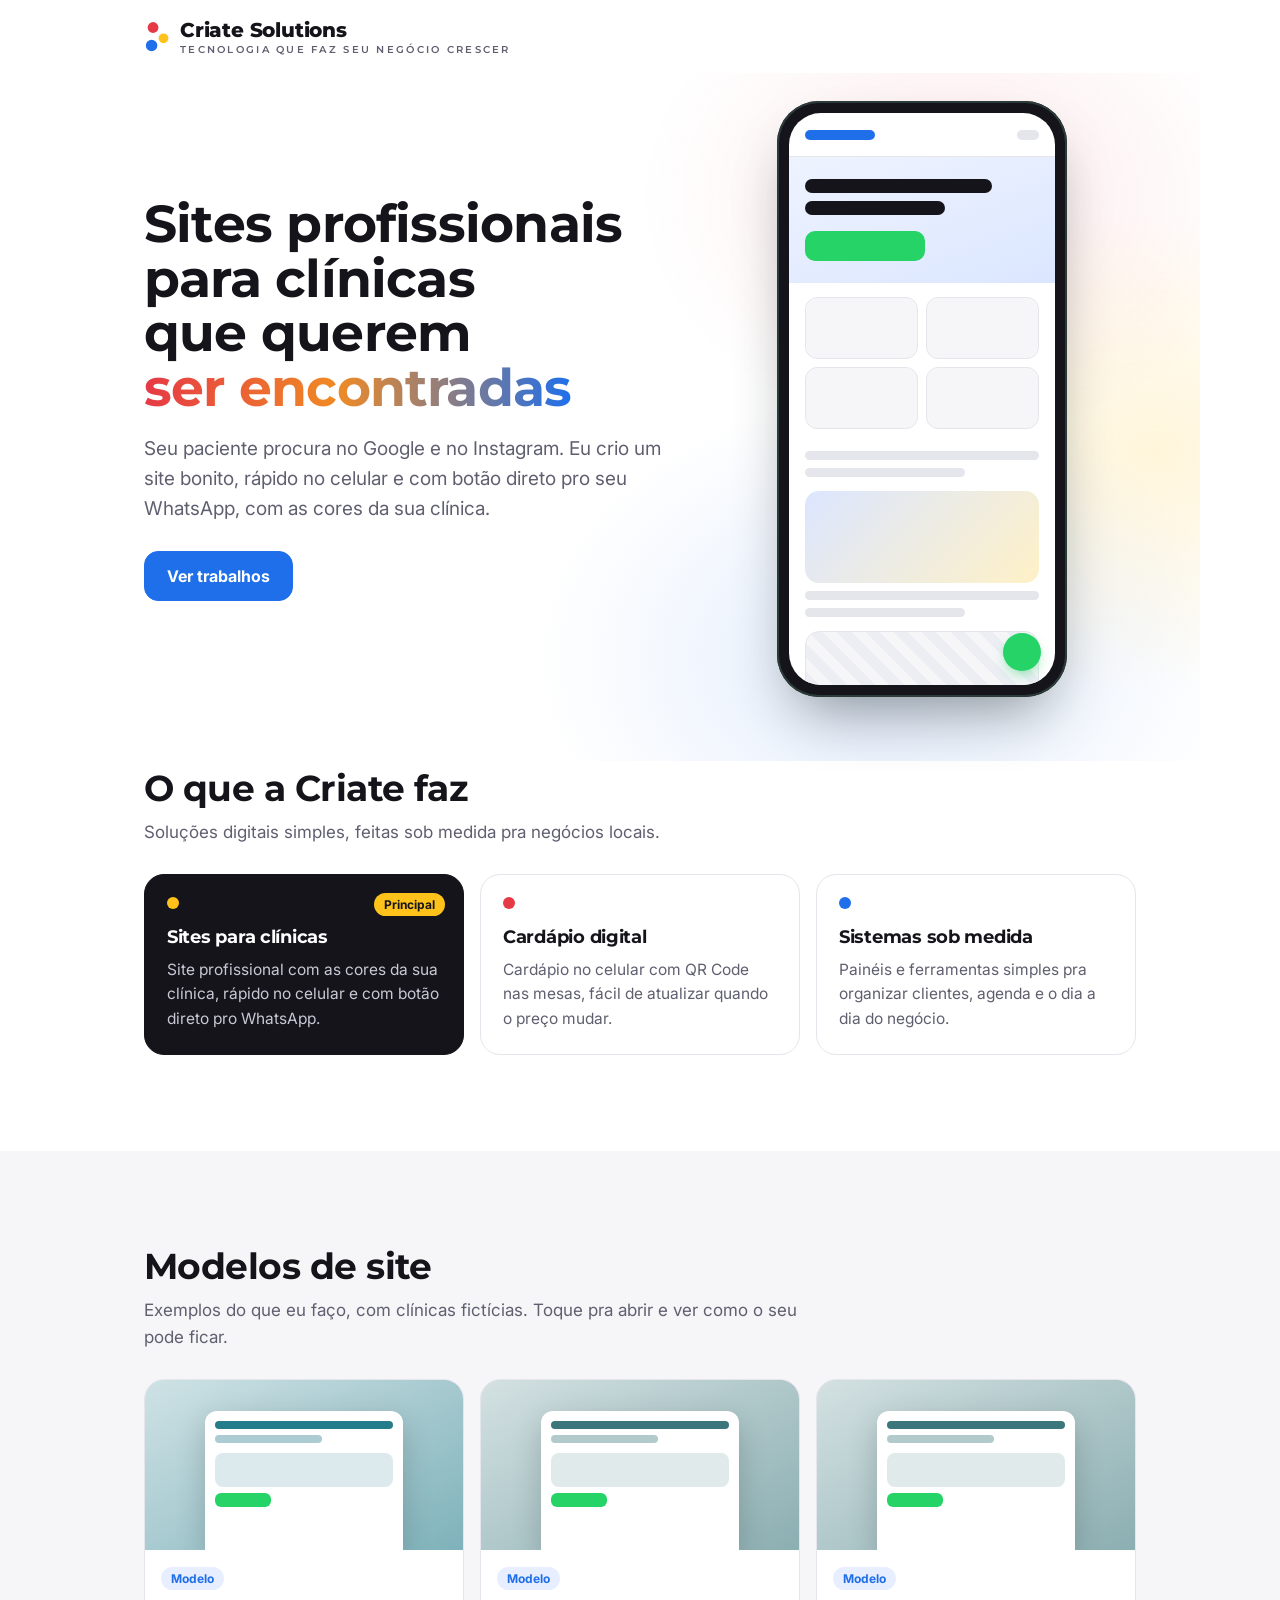
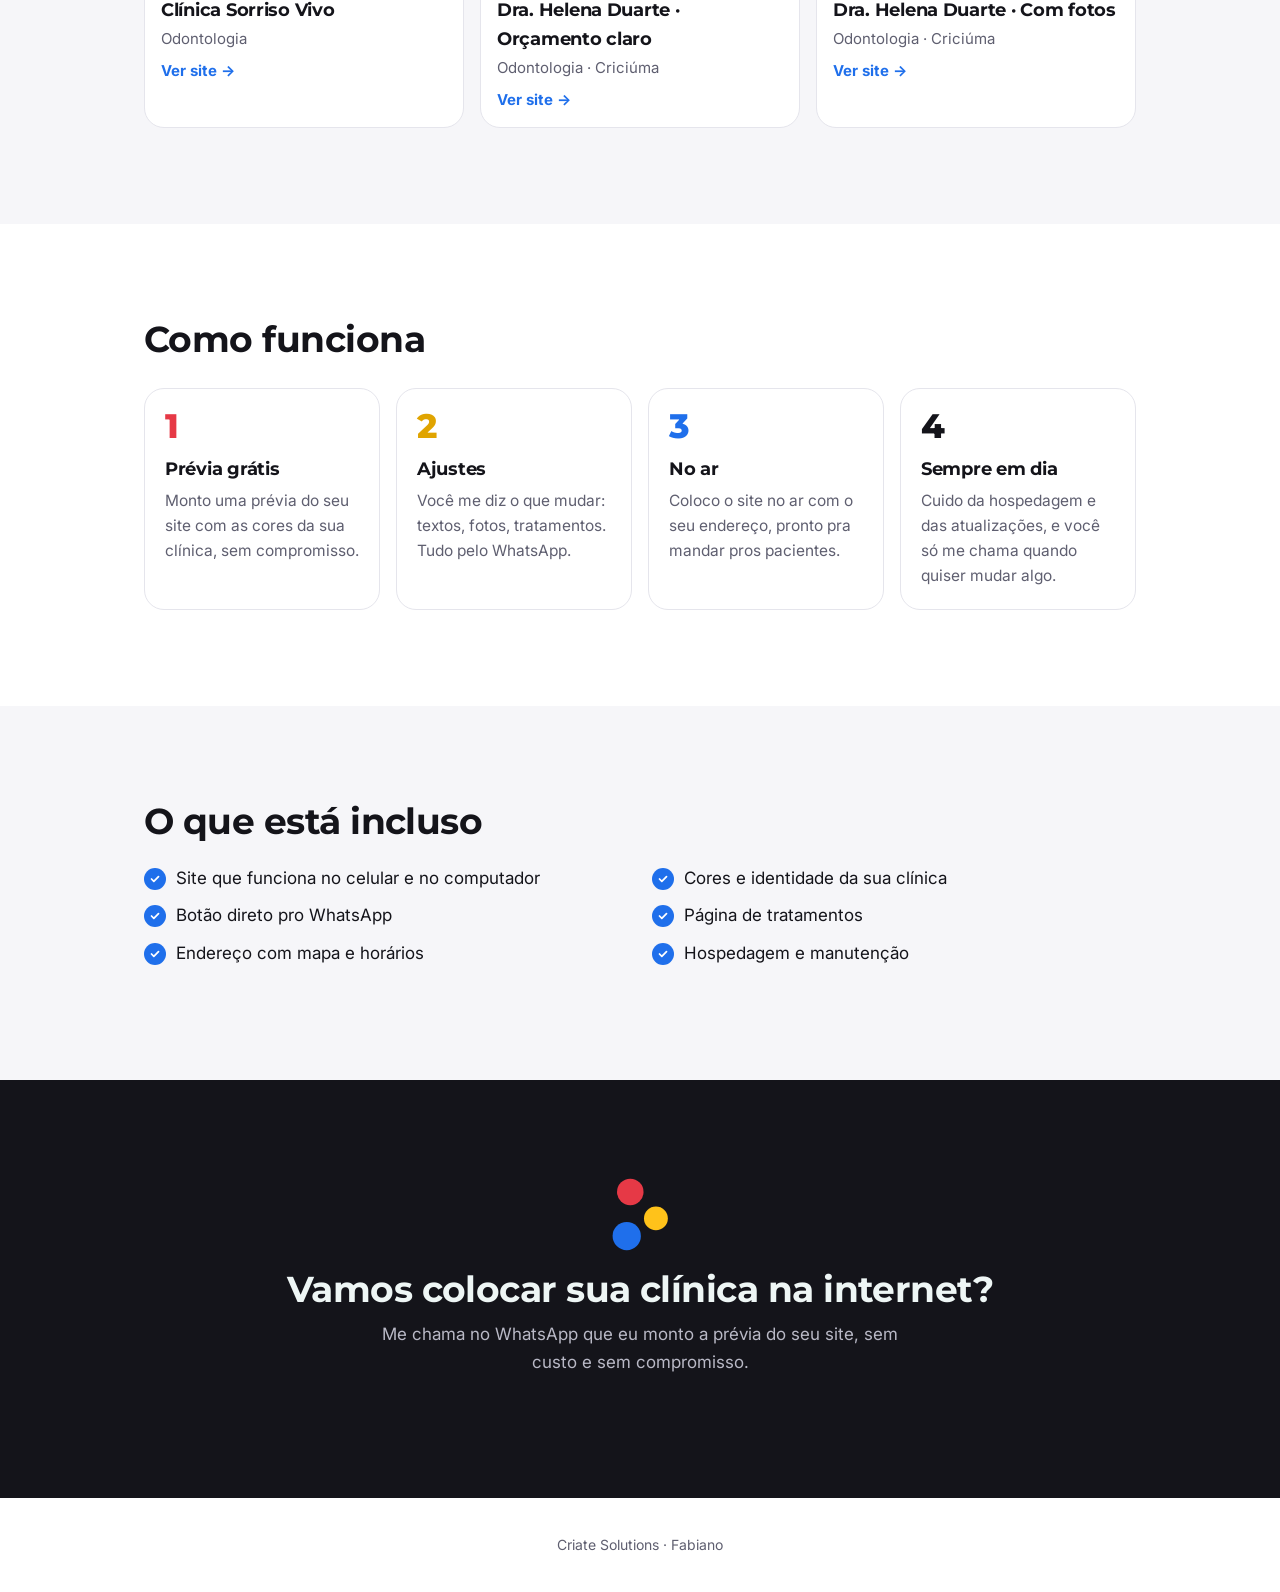
<file: index.html>
<!DOCTYPE html>
<html lang="pt-BR">
<head>
<meta charset="utf-8">
<meta name="color-scheme" content="only light">
<meta name="viewport" content="width=device-width,initial-scale=1">
<meta name="description" content="Criate Solutions: sites profissionais para clínicas, com botão direto pro WhatsApp e as cores da sua marca.">
<link rel="icon" href="data:image/svg+xml,%3Csvg xmlns=%22http://www.w3.org/2000/svg%22 viewBox=%220 0 32 32%22%3E%3Crect width=%2232%22 height=%2232%22 rx=%228%22 fill=%22white%22/%3E%3Ccircle cx=%2213.6%22 cy=%229.6%22 r=%224%22 fill=%22%23E63946%22/%3E%3Ccircle cx=%2221.3%22 cy=%2217.6%22 r=%223.6%22 fill=%22%23FFC21A%22/%3E%3Ccircle cx=%2212.5%22 cy=%2222.9%22 r=%224.3%22 fill=%22%231F6FEB%22/%3E%3C/svg%3E">
<title>Criate Solutions</title>
<link rel="preconnect" href="https://fonts.googleapis.com">
<link href="https://fonts.googleapis.com/css2?family=Inter:wght@400..700&family=Montserrat:wght@600;700;800&display=swap" rel="stylesheet">
<style>
/* VOICE: confiável e acolhedor, pra um dentista decidir em um minuto no celular
   IDEA: um cartão de visita que vira vitrine: cada trabalho aparece como um mini site no celular
   PICTURE: um celular grande no topo mostrando um site de clínica em construção, com os blocos montando
   COLOUR and TYPE: branco, tinta verde-escura, menta como destaque, faixa escura no final; Sora + DM Sans
   LAYOUT: hero com celular, trabalhos em grade, como funciona em passos, incluso, chamada final */
:root{color-scheme:only light;--bg:#fff;--soft:#F6F6F9;--ink:#14141A;--mut:#5f5f70;--line:#E5E5EC;--pri:#1F6FEB;--pri2:#5B8DFF;--dark:#14141A;--red:#E63946;--yel:#FFC21A;--blu:#1F6FEB}
*{box-sizing:border-box;min-width:0}[hidden]{display:none!important}
body{margin:0;background:var(--bg);color:var(--ink);font:17px/1.6 Inter,system-ui,sans-serif;overflow-x:clip}
h1,h2,h3{font-family:Montserrat,sans-serif;letter-spacing:-.015em;margin:0}
h1{font-size:clamp(34px,8vw,52px);line-height:1.05;text-wrap:balance}
h2{font-size:clamp(26px,5.5vw,36px);line-height:1.1;text-wrap:balance}
h3{font-size:18px}
.wrap{max-width:1120px;margin:0 auto;padding:0 max(5vw,18px)}
.band{padding:clamp(48px,8vw,96px) 0}
.top{display:flex;justify-content:space-between;align-items:center;padding:18px 0}
.logo{font:800 20px Montserrat,sans-serif;display:flex;align-items:center;gap:10px;letter-spacing:-.01em}
.logo .dots{width:26px;height:31px;flex:none}
.logo small{display:block;font:600 9.5px Montserrat,sans-serif;letter-spacing:.24em;color:var(--mut);margin-top:2px}
.btn{font:700 16px Inter,sans-serif;display:inline-flex;align-items:center;justify-content:center;gap:8px;min-height:50px;padding:0 22px;border-radius:14px;text-decoration:none;border:1px solid var(--line);background:#fff;color:var(--ink);cursor:pointer}
.btn.pri{background:var(--pri);border-color:var(--pri);color:#fff}
.btn.wa{background:#25d366;border-color:#25d366;color:#06301a}
.btn:focus-visible,input:focus-visible,textarea:focus-visible{outline:3px solid var(--pri2);outline-offset:2px}
.hero{display:grid;grid-template-columns:minmax(0,1.1fr) minmax(0,.9fr);gap:40px;align-items:center;padding:28px max(5vw,18px) 64px;background:radial-gradient(40% 50% at 78% 18%,rgba(230,57,70,.10),transparent 70%),radial-gradient(40% 50% at 96% 55%,rgba(255,194,26,.16),transparent 70%),radial-gradient(45% 55% at 72% 85%,rgba(31,111,235,.13),transparent 70%)}
h1 em{font-style:normal;background:linear-gradient(90deg,var(--red),#f08a24 45%,var(--blu));-webkit-background-clip:text;background-clip:text;color:transparent}
.hero p.lead{font-size:19px;color:var(--mut);margin:18px 0 26px;max-width:34em}
.cta{display:flex;gap:10px;flex-wrap:wrap}
.phone{justify-self:center;width:min(290px,72vw);aspect-ratio:9/18.5;border-radius:42px;background:var(--dark);padding:12px;box-shadow:0 30px 60px -20px rgba(11,20,19,.45),inset 0 0 0 2px #2b3b39;position:relative}
.screen{height:100%;border-radius:32px;background:#fff;overflow:hidden;display:flex;flex-direction:column}
.s-nav{height:44px;display:flex;align-items:center;justify-content:space-between;padding:0 16px;border-bottom:1px solid var(--line)}
.s-nav b{width:70px;height:10px;border-radius:5px;background:var(--pri)}.s-nav i{width:22px;height:10px;border-radius:5px;background:var(--line)}
.s-hero{background:linear-gradient(160deg,#eef3ff,#dbe6ff);padding:22px 16px;display:grid;gap:8px}
.s-hero b{height:14px;border-radius:7px;background:var(--ink);width:80%}.s-hero b+b{width:60%}
.s-hero span{height:30px;width:120px;border-radius:10px;background:#25d366;margin-top:8px}
.s-grid{display:grid;grid-template-columns:1fr 1fr;gap:8px;padding:14px 16px}
.s-grid div{height:62px;border-radius:12px;background:var(--soft);border:1px solid var(--line)}
.s-row{margin:0 16px;height:9px;border-radius:5px;background:var(--line);margin-top:8px}.s-row.s{width:60%}
.screen{position:relative}
.s-vp{flex:1;overflow:hidden;position:relative}
.s-foto{margin:14px 16px 0;height:92px;border-radius:14px;background:linear-gradient(135deg,#dbe6ff,#fff1c7)}
.s-map{margin:14px 16px 16px;height:70px;border-radius:14px;background:repeating-linear-gradient(45deg,var(--soft) 0 10px,#eceef4 10px 20px);border:1px solid var(--line)}
.s-wa{position:absolute;right:14px;bottom:14px;width:38px;height:38px;border-radius:50%;background:#25d366;box-shadow:0 6px 14px -4px rgba(37,211,102,.6)}
.s-wa::after{content:"";position:absolute;inset:0;border-radius:50%;border:2px solid #25d366;opacity:0}
@media (prefers-reduced-motion:no-preference){
.phone{animation:flutua 7s ease-in-out infinite;will-change:transform}
@keyframes flutua{0%,100%{transform:translateY(0) rotate(-1.2deg)}50%{transform:translateY(-10px) rotate(1deg)}}
.s-scroll{animation:rola 16s cubic-bezier(.45,0,.25,1) 1.2s infinite;will-change:transform}
@keyframes rola{0%,14%{transform:translateY(0)}42%,58%{transform:translateY(-32%)}86%,100%{transform:translateY(0)}}
.s-wa{animation:bate 3.2s ease-in-out infinite}
.s-wa::after{animation:onda 3.2s ease-out infinite}
@keyframes bate{0%,70%,100%{transform:scale(1)}78%{transform:scale(1.08)}86%{transform:scale(.97)}}
@keyframes onda{0%,70%{transform:scale(1);opacity:0}74%{opacity:.6}100%{transform:scale(1.9);opacity:0}}
.s-hero,.s-grid div,.s-row{animation:build .7s ease both}.s-grid div:nth-child(2){animation-delay:.15s}.s-grid div:nth-child(3){animation-delay:.3s}.s-grid div:nth-child(4){animation-delay:.45s}.s-row{animation-delay:.6s}@keyframes build{from{opacity:0;transform:translateY(10px)}}}
.soft{background:var(--soft)}
.svcs{display:grid;grid-template-columns:repeat(3,minmax(0,1fr));gap:16px;margin-top:28px}
.svc{padding:22px;border-radius:20px;background:#fff;border:1px solid var(--line);position:relative}
.svc i{display:block;width:12px;height:12px;border-radius:50%;margin-bottom:14px}
.svc p{margin:6px 0 0;color:var(--mut);font-size:15.5px}
.svc.main{background:var(--ink);color:#fff;border-color:var(--ink)}.svc.main p{color:#c9c9d6}
.svc .tag{position:absolute;top:18px;right:18px;font-size:12px;font-weight:700;background:var(--yel);color:var(--ink);border-radius:99px;padding:2px 10px}
.sub{color:var(--mut);margin:10px 0 0;max-width:40em}
.works{display:grid;grid-template-columns:repeat(auto-fill,minmax(250px,1fr));gap:16px;margin-top:28px}
.work{background:#fff;border:1px solid var(--line);border-radius:20px;overflow:hidden;text-decoration:none;color:inherit;display:block}
.thumb{height:170px;display:grid;place-items:center;position:relative;overflow:hidden}
.mini{width:62%;height:82%;background:#fff;border-radius:12px 12px 0 0;align-self:end;box-shadow:0 10px 30px rgba(0,0,0,.18);padding:10px;display:grid;gap:6px;align-content:start}
.mini b{height:8px;border-radius:4px;background:currentColor;opacity:.9}.mini b.s{width:60%;opacity:.35}
.mini span{height:34px;border-radius:8px;background:currentColor;opacity:.14;margin-top:4px}
.mini em{width:56px;height:14px;border-radius:6px;background:#25d366}
.work .info{padding:14px 16px}
.work .info p{margin:2px 0 0;color:var(--mut);font-size:15px}
.work .go{color:var(--pri);font-weight:700;font-size:15px;margin-top:8px;display:inline-block}
.steps{display:grid;grid-template-columns:repeat(4,minmax(0,1fr));gap:16px;margin-top:28px}
.step{padding:20px;border-radius:20px;background:#fff;border:1px solid var(--line)}
.step:nth-child(4n+1) b{color:var(--red)}.step:nth-child(4n+2) b{color:#E0A400}.step:nth-child(4n+3) b{color:var(--blu)}
.step b{font:800 34px Montserrat,sans-serif;color:var(--ink);display:block;line-height:1}
.step h3{margin-top:12px}.step p{margin:6px 0 0;color:var(--mut);font-size:15.5px}
.inc{display:grid;grid-template-columns:repeat(2,minmax(0,1fr));gap:10px 24px;margin-top:24px;padding:0;list-style:none}
.inc li{display:flex;gap:10px;align-items:flex-start}
.inc li::before{content:"";flex:none;width:22px;height:22px;margin-top:3px;border-radius:50%;background:var(--pri) url("data:image/svg+xml,%3Csvg xmlns='http://www.w3.org/2000/svg' viewBox='0 0 24 24' fill='none' stroke='white' stroke-width='3' stroke-linecap='round' stroke-linejoin='round'%3E%3Cpath d='M6 12l4 4 8-8'/%3E%3C/svg%3E") center/14px no-repeat}
.final{background:var(--dark);color:#eef6f5;text-align:center}
.final{position:relative;overflow:hidden}.final .dots{width:64px;height:76px;margin:0 auto 18px;display:block}
.final p{color:#b9b9c6;margin:12px auto 26px;max-width:32em}
.foot{padding:22px 0;color:var(--mut);font-size:14px;text-align:center}
.mod{display:inline-block;font-size:12px;font-weight:700;color:var(--pri);background:#e6eeff;border-radius:99px;padding:2px 10px;margin-bottom:6px}
.empty{border:1px dashed var(--line);border-radius:20px;padding:24px;color:var(--mut);text-align:center;margin-top:24px}
@media(max-width:820px){.svcs{grid-template-columns:1fr}.hero{grid-template-columns:1fr;padding-top:8px;gap:28px}.phone{order:-1;width:min(230px,60vw)}.steps{grid-template-columns:repeat(2,minmax(0,1fr))}}
@media(max-width:520px){.steps,.inc,.two{grid-template-columns:1fr}.cta .btn{flex:1}}
</style>
</head>
<body>
<div class="wrap"><div class="top"><span class="logo"><svg class="dots" viewBox="26 18 72 86" aria-hidden="true"><circle cx="51" cy="36" r="15" fill="#E63946"/><circle cx="80" cy="66" r="13.5" fill="#FFC21A"/><circle cx="47" cy="86" r="16" fill="#1F6FEB"/></svg><span><span id="tEmp"></span><small>TECNOLOGIA QUE FAZ SEU NEGÓCIO CRESCER</small></span></span><a class="btn wa" id="tWa" hidden target="_blank" rel="noopener" style="min-height:42px;padding:0 16px;font-size:15px">WhatsApp</a></div></div>

<header class="wrap hero">
  <div>
    <h1 id="hTit"></h1>
    <p class="lead" id="hSub"></p>
    <div class="cta"><a class="btn pri" href="#trabalhos">Ver trabalhos</a><a class="btn wa" id="hWa" hidden target="_blank" rel="noopener">Pedir minha prévia grátis</a></div>
  </div>
  <div class="phone" aria-hidden="true"><div class="screen"><div class="s-nav"><b></b><i></i></div><div class="s-vp"><div class="s-scroll"><div class="s-hero"><b></b><b></b><span></span></div><div class="s-grid"><div></div><div></div><div></div><div></div></div><div class="s-row"></div><div class="s-row s"></div><div class="s-foto"></div><div class="s-row"></div><div class="s-row s"></div><div class="s-map"></div><div class="s-grid"><div></div><div></div></div><div class="s-row"></div><div class="s-row s"></div><div class="s-foto"></div></div></div><div class="s-wa"></div></div></div>
</header>

<section class="band" style="padding-top:8px"><div class="wrap">
  <h2 id="sTit">O que a Criate faz</h2>
  <p class="sub" id="sSub"></p>
  <div class="svcs" id="svcs"></div>
</div></section>

<section class="band soft" id="trabalhos"><div class="wrap">
  <h2 id="wTit">Trabalhos</h2>
  <p class="sub" id="wSub">Sites feitos sob medida, com as cores e o jeito de cada clínica. Toque pra abrir.</p>
  <div id="works"></div>
</div></section>

<section class="band"><div class="wrap">
  <h2>Como funciona</h2>
  <div class="steps">
    <div class="step"><b>1</b><h3>Prévia grátis</h3><p>Monto uma prévia do seu site com as cores da sua clínica, sem compromisso.</p></div>
    <div class="step"><b>2</b><h3>Ajustes</h3><p>Você me diz o que mudar: textos, fotos, tratamentos. Tudo pelo WhatsApp.</p></div>
    <div class="step"><b>3</b><h3>No ar</h3><p>Coloco o site no ar com o seu endereço, pronto pra mandar pros pacientes.</p></div>
    <div class="step"><b>4</b><h3>Sempre em dia</h3><p>Cuido da hospedagem e das atualizações, e você só me chama quando quiser mudar algo.</p></div>
  </div>
</div></section>

<section class="band soft"><div class="wrap">
  <h2>O que está incluso</h2>
  <ul class="inc" id="inc"></ul>
</div></section>

<section class="band final"><div class="wrap">
  <svg class="dots" viewBox="26 18 72 86" aria-hidden="true"><circle cx="51" cy="36" r="15" fill="#E63946"/><circle cx="80" cy="66" r="13.5" fill="#FFC21A"/><circle cx="47" cy="86" r="16" fill="#1F6FEB"/></svg>
  <h2 id="fTit"></h2>
  <p id="fSub"></p>
  <a class="btn wa" id="fWa" hidden target="_blank" rel="noopener">Falar no WhatsApp</a>
</div></section>
<p class="foot"><span id="foot"></span><a id="fIg" hidden target="_blank" rel="noopener" style="color:var(--pri);font-weight:700;margin-left:10px">Instagram</a></p>


<script id="data" type="application/json">{"empresa": "Criate Solutions", "nome": "Fabiano", "whats": "", "titulo": "Sites profissionais para clínicas que querem ser encontradas", "sub": "Seu paciente procura no Google e no Instagram. Eu crio um site bonito, rápido no celular e com botão direto pro seu WhatsApp, com as cores da sua clínica.", "inclui": ["Site que funciona no celular e no computador", "Cores e identidade da sua clínica", "Botão direto pro WhatsApp", "Página de tratamentos", "Endereço com mapa e horários", "Hospedagem e manutenção"], "works": [{"nome": "Clínica Sorriso Vivo", "area": "Odontologia", "cidade": "", "link": "https://criate-solutions.vercel.app/modelo/", "cor": "#0e6e7e", "modelo": true}, {"nome": "Dra. Helena Duarte · Orçamento claro", "area": "Odontologia", "cidade": "Criciúma", "link": "https://criate-solutions.vercel.app/modelo-2/", "cor": "#26686e", "modelo": true}, {"nome": "Dra. Helena Duarte · Com fotos", "area": "Odontologia", "cidade": "Criciúma", "link": "https://criate-solutions.vercel.app/modelo-3/", "cor": "#26686e", "modelo": true}], "insta": "", "destaque": "ser encontradas", "servTit": "O que a Criate faz", "servSub": "Soluções digitais simples, feitas sob medida pra negócios locais.", "servicos": [{"t": "Sites para clínicas", "d": "Site profissional com as cores da sua clínica, rápido no celular e com botão direto pro WhatsApp.", "tag": "Principal"}, {"t": "Cardápio digital", "d": "Cardápio no celular com QR Code nas mesas, fácil de atualizar quando o preço mudar.", "tag": ""}, {"t": "Sistemas sob medida", "d": "Painéis e ferramentas simples pra organizar clientes, agenda e o dia a dia do negócio.", "tag": ""}], "finalTit": "Vamos colocar sua clínica na internet?", "finalSub": "Me chama no WhatsApp que eu monto a prévia do seu site, sem custo e sem compromisso.", "msgWa": "Olá, Fabiano! Vi seu portfólio e quero uma prévia do site da minha clínica."}</script>
<script>
{
const $=id=>document.getElementById(id);
const esc=s=>String(s??'').replace(/[&<>"']/g,c=>({'&':'&amp;','<':'&lt;','>':'&gt;','"':'&quot;',"'":'&#39;'}[c]));
const BASE=JSON.parse($('data').textContent);let D=BASE;
const SB='https://ozdvjnqdkhzhegdnebso.supabase.co',KEY='sb_publishable_t3hCFgwJh0IFrNi9fDd2bQ_MPHhwihB';
const tel=t=>{let n=String(t||'').replace(/\D/g,'');if(n.length===10||n.length===11)n='55'+n;return n};
const okUrl=u=>/^https:\/\//.test(u||'');
const cor=c=>/^#[0-9a-fA-F]{6}$/.test(c||'')?c:'#1F6FEB';
const PONTOS=['var(--yel)','var(--red)','var(--blu)'];
function render(){
  $('tEmp').textContent=D.empresa;
  let t=esc(D.titulo);const dq=esc(D.destaque||'');if(dq&&t.includes(dq))t=t.replace(dq,'<em>'+dq+'</em>');$('hTit').innerHTML=t;
  $('hSub').textContent=D.sub;
  $('foot').textContent=D.empresa+' · '+D.nome;document.title=D.empresa;
  const ig=String(D.insta||'').trim().replace(/^@/,'').replace(/^https?:\/\/(www\.)?instagram\.com\//,'').replace(/[^A-Za-z0-9._]/g,'');
  $('fIg').hidden=!ig;if(ig)$('fIg').href='https://instagram.com/'+ig;
  const n=tel(D.whats),wa=n?'https://wa.me/'+n+'?text='+encodeURIComponent(D.msgWa||''):'';
  for(const id of['tWa','hWa','fWa']){$(id).hidden=!wa;if(wa)$(id).href=wa}
  $('sTit').textContent=D.servTit||'';$('sSub').textContent=D.servSub||'';
  $('svcs').innerHTML=(D.servicos||[]).map((v,i)=>`<div class="svc${i===0?' main':''}"><i style="background:${PONTOS[i%3]}"></i>${v.tag?`<span class="tag">${esc(v.tag)}</span>`:''}<h3>${esc(v.t)}</h3><p>${esc(v.d)}</p></div>`).join('');
  $('fTit').textContent=D.finalTit||'';$('fSub').textContent=D.finalSub||'';
  const soMod=D.works.length&&D.works.every(w=>w.modelo);
  $('wTit').textContent=soMod?'Modelos de site':'Trabalhos';
  $('wSub').textContent=soMod?'Exemplos do que eu faço, com clínicas fictícias. Toque pra abrir e ver como o seu pode ficar.':'Sites feitos sob medida, com as cores e o jeito de cada clínica. Toque pra abrir.';
  $('inc').innerHTML=(D.inclui||[]).map(x=>`<li>${esc(x)}</li>`).join('');
  $('works').innerHTML=D.works.length?`<div class="works">${D.works.map(w=>{const ok=okUrl(w.link),tag=ok?'a':'div',c=cor(w.cor);return `<${tag} class="work" ${ok?`href="${esc(w.link)}" target="_blank" rel="noopener"`:''}><div class="thumb" style="background:linear-gradient(150deg,${c}33,${c}88);color:${c}"><div class="mini"><b></b><b class="s"></b><span></span><em></em></div></div><div class="info">${w.modelo?'<span class="mod">Modelo</span>':''}<h3>${esc(w.nome)}</h3><p>${esc([w.area,w.cidade].filter(Boolean).join(' · '))}</p>${ok?'<span class="go">Ver site →</span>':''}</div></${tag}>`}).join('')}</div>`:'<div class="empty">Novos trabalhos chegando em breve.</div>';
}
render();
/* textos salvos no painel de controle (/admin) */
fetch(SB+'/rest/v1/portfolio?id=eq.principal&select=dados',{headers:{apikey:KEY}}).then(r=>r.ok?r.json():null).then(a=>{
  const x=a&&a[0]&&a[0].dados;if(x&&typeof x==='object'&&Object.keys(x).length){D={...BASE,...x};if(!Array.isArray(D.works))D.works=[];
    /* os modelos da Criate aparecem sempre, mesmo que não estejam no painel */
    const tem=new Set(D.works.map(w=>String(w.link||'').replace(/\/?$/,'/')));
    for(const w of BASE.works)if(w.modelo&&!tem.has(w.link))D.works.push(w);
    render()}
}).catch(()=>{});
}
</script>
</body>
</html>
</file>
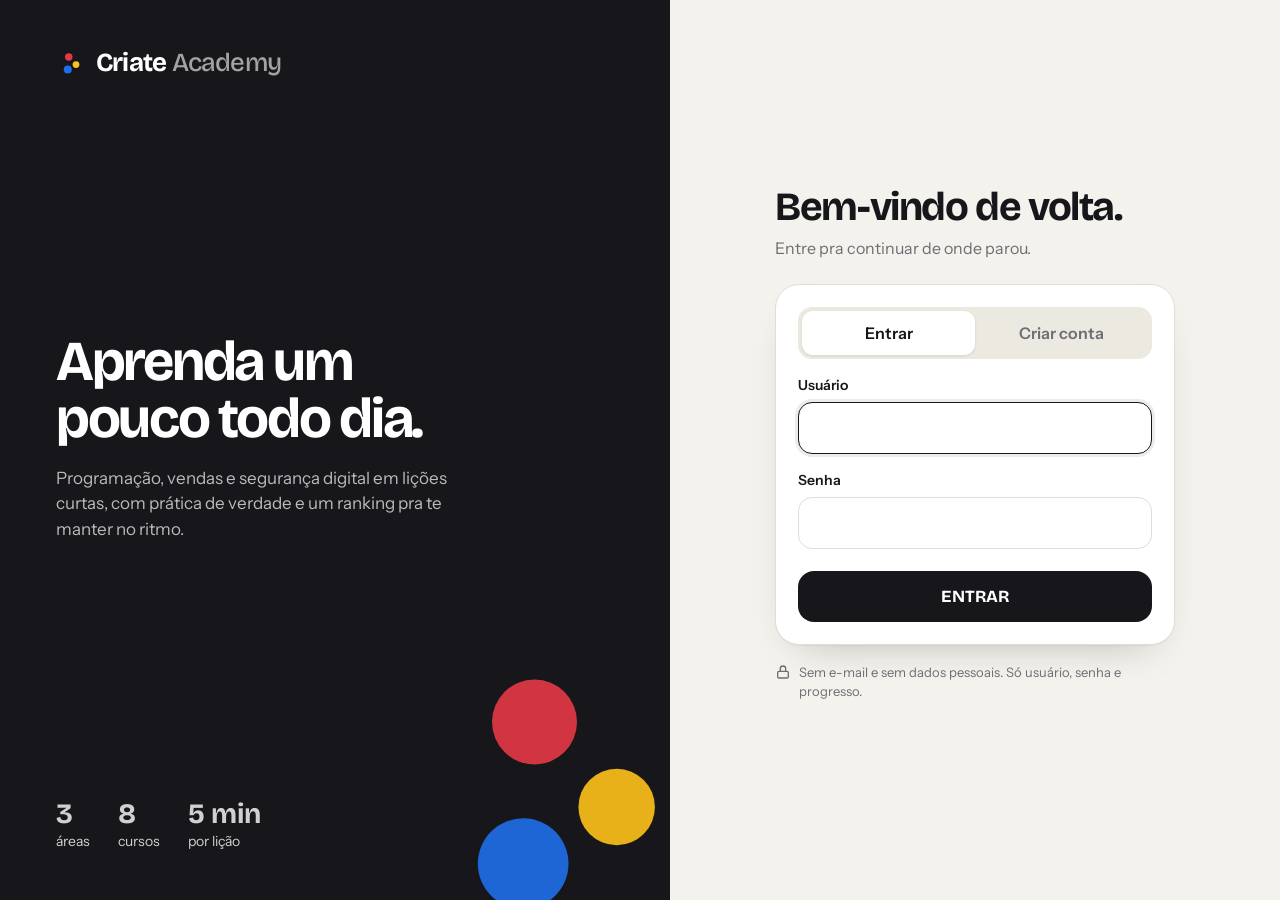
<file: academy/index.html>
<!DOCTYPE html>
<html lang="pt-BR">
<head>
<meta charset="utf-8">
<meta name="color-scheme" content="light dark">
<meta name="viewport" content="width=device-width,initial-scale=1">
<meta name="referrer" content="no-referrer">
<title>Criate Academy</title>
<link rel="preconnect" href="https://fonts.googleapis.com"><link rel="icon" href="/icone.svg"><meta name="theme-color" content="#F4F2EC">
<link href="https://fonts.googleapis.com/css2?family=Bricolage+Grotesque:opsz,wght@12..96,500..800&family=Instrument+Sans:wght@400..700&display=swap" rel="stylesheet">
<style>
:root{color-scheme:light;--bg:#F4F2EC;--card:#fff;--card2:#ECE9E1;--line:#E2DED3;--ink:#17171B;--ink2:#3A3A42;--mut:#6E6C74;--blu:#1F6FEB;--red:#E63946;--yel:#FFC21A;--pri:#17171B;--onpri:#fff;--fd:"Bricolage Grotesque",system-ui,sans-serif;--fb:"Instrument Sans",system-ui,sans-serif}
*{box-sizing:border-box}[hidden]{display:none!important}
html,body{margin:0;height:100%;background:var(--bg);color:var(--ink);font:400 16px/1.5 var(--fb);-webkit-font-smoothing:antialiased}
button,input{font:inherit;color:inherit}
.tela{min-height:100%;display:grid;grid-template-columns:1fr;place-items:center;padding:28px 18px}
.lado{display:none}
.box{width:100%;max-width:400px}
.marca{display:flex;align-items:center;gap:10px}
.logo{font:700 26px/1 var(--fd);letter-spacing:-.03em;margin:0}.logo b{font-weight:500;color:var(--mut)}
.titulo{font:700 clamp(30px,7vw,40px)/1.05 var(--fd);letter-spacing:-.035em;margin:28px 0 8px}
.sub{color:var(--mut);margin:0 0 24px;font-size:16px}
.cartao{background:var(--card);border:1px solid var(--line);border-radius:24px;padding:22px;box-shadow:0 1px 0 rgba(23,23,27,.04),0 18px 40px -26px rgba(23,23,27,.35)}
.abas{display:grid;grid-template-columns:1fr 1fr;background:var(--card2);border-radius:14px;padding:4px;margin-bottom:8px}
.abas button{border:0;background:none;border-radius:11px;padding:10px;font-weight:600;color:var(--mut);cursor:pointer}
.abas button.on{background:var(--card);color:var(--ink);box-shadow:0 1px 3px rgba(20,20,40,.1)}
label{display:block;font-weight:600;font-size:14px;margin:16px 0 6px}
input{width:100%;background:var(--card);border:1.5px solid var(--line);border-radius:14px;padding:13px 14px;outline:none;transition:border-color .2s,box-shadow .2s}
input:focus{border-color:var(--ink);box-shadow:0 0 0 3px rgba(23,23,27,.08)}
.dica{font-size:13px;color:var(--mut);margin-top:6px}
.big{width:100%;margin-top:22px;border:0;border-radius:16px;padding:15px;font:700 17px var(--fd);background:var(--pri);color:var(--onpri);cursor:pointer;transition:transform .2s,opacity .2s}
.big:active{transform:scale(.985)}
.big:disabled{opacity:.55}
.msg{margin-top:14px;border-radius:12px;padding:10px 12px;font-weight:600;font-size:14.5px}
.msg.erro{background:#FBE7E8;color:#A61E2A}.msg.ok{background:#E4F3EA;color:#0E6B3C}
.seg{margin-top:18px;font-size:13px;color:var(--mut);display:flex;gap:8px;align-items:flex-start}
.seg svg{flex:none;margin-top:1px}
#app{position:fixed;inset:0;width:100%;height:100%;border:0;background:var(--bg)}
.sync{position:fixed;left:50%;bottom:86px;transform:translateX(-50%);z-index:9;background:var(--pri);color:var(--onpri);border-radius:12px;padding:8px 14px;font-size:13px;font-weight:600;pointer-events:none;transition:opacity .4s;box-shadow:0 10px 26px -12px rgba(0,0,0,.45);white-space:nowrap}
@media(min-width:900px){.sync{bottom:22px}}
.conta{position:fixed;inset:0;z-index:10;background:rgba(17,17,19,.5);backdrop-filter:blur(4px);display:grid;place-items:center;padding:20px}
.conta .box{background:var(--card);border-radius:24px;padding:24px;border:1px solid var(--line)}
.conta h2{font:700 24px var(--fd);letter-spacing:-.02em;margin:0 0 4px}
.conta .big{margin-top:12px}
.sair{background:#FBE7E8;color:#A61E2A}
.fechar{background:var(--card2);color:var(--ink)}
html.escuro{color-scheme:dark;--bg:#111113;--card:#1A1A1D;--card2:#242428;--line:#2C2C31;--ink:#F2F1EC;--ink2:#CFCDC6;--mut:#9A98A0;--pri:#F2F1EC;--onpri:#17171B}
html.escuro .sair{background:#2C1416;color:#FF8A94}
html.escuro .msg.erro{background:#2C1416;color:#FF8A94}html.escuro .msg.ok{background:#10291C;color:#6FDCA0}
html.escuro input:focus{box-shadow:0 0 0 3px rgba(255,255,255,.08)}
@media(min-width:900px){
  .tela{grid-template-columns:1.1fr 1fr;padding:0;place-items:stretch}
  .lado{display:flex;flex-direction:column;justify-content:space-between;padding:48px 56px;background:var(--pri);color:var(--onpri);position:relative;overflow:hidden}
  .lado h2{font:700 clamp(40px,4.4vw,60px)/1.02 var(--fd);letter-spacing:-.04em;margin:0;max-width:12ch}
  .lado p{opacity:.7;max-width:40ch;font-size:17px;margin:18px 0 0}
  .lado ul{list-style:none;margin:0;padding:0;display:flex;gap:28px;font-size:14px;opacity:.8}
  .lado ul b{display:block;font:700 28px var(--fd);opacity:1}
  .lado .dots{position:absolute;right:-60px;bottom:-60px;width:340px;height:340px;opacity:.9}
  .direita{display:grid;place-items:center;padding:40px}
  .titulo{margin-top:0}
  .direita .marca{display:none}
}
</style>
</head>
<body>
<main class="tela" id="login">
  <section class="lado" aria-hidden="true">
    <div class="marca"><svg width="30" height="30" viewBox="0 0 120 120"><circle cx="51" cy="36" r="15" fill="#E63946"/><circle cx="80" cy="66" r="13.5" fill="#FFC21A"/><circle cx="47" cy="86" r="16" fill="#1F6FEB"/></svg><span class="logo" style="color:inherit">Criate <b style="color:inherit;opacity:.6">Academy</b></span></div>
    <div><h2>Aprenda um pouco todo dia.</h2><p>Programação, vendas e segurança digital em lições curtas, com prática de verdade e um ranking pra te manter no ritmo.</p></div>
    <ul><li><b>3</b>áreas</li><li><b>8</b>cursos</li><li><b>5 min</b>por lição</li></ul>
    <svg class="dots" viewBox="0 0 120 120"><circle cx="51" cy="36" r="15" fill="#E63946"/><circle cx="80" cy="66" r="13.5" fill="#FFC21A"/><circle cx="47" cy="86" r="16" fill="#1F6FEB"/></svg>
  </section>
  <div class="direita"><div class="box">
    <div class="marca"><svg width="30" height="30" viewBox="0 0 120 120" aria-hidden="true"><circle cx="51" cy="36" r="15" fill="#E63946"/><circle cx="80" cy="66" r="13.5" fill="#FFC21A"/><circle cx="47" cy="86" r="16" fill="#1F6FEB"/></svg><h1 class="logo">Criate <b>Academy</b></h1></div>
    <p class="titulo">Bem-vindo de volta.</p>
    <p class="sub">Entre pra continuar de onde parou.</p>
    <div class="cartao">
    <div class="abas" role="tablist"><button id="tEntrar" class="on" type="button">Entrar</button><button id="tCriar" type="button">Criar conta</button></div>
    <form id="form" autocomplete="on" novalidate>
      <label for="usuario">Usuário</label>
      <input id="usuario" name="username" autocomplete="username" autocapitalize="none" autocorrect="off" spellcheck="false" maxlength="20" required>
      <div class="dica" id="dUser" hidden>3 a 20 caracteres: letras, números ou _</div>
      <label for="senha">Senha</label>
      <input id="senha" name="password" type="password" autocomplete="current-password" maxlength="72" required>
      <div class="dica" id="dSenha" hidden>Mínimo 8 caracteres. Use uma senha que você não usa em nenhum outro lugar.</div>
      <div id="conf" hidden><label for="senha2">Repita a senha</label><input id="senha2" type="password" autocomplete="new-password" maxlength="72"></div>
      <button class="big" id="btn" type="submit">ENTRAR</button>
      <div class="msg" id="msg" hidden></div>
    </form>
    </div>
    <p class="seg"><svg width="16" height="16" viewBox="0 0 24 24" fill="none" stroke="currentColor" stroke-width="2" stroke-linecap="round" stroke-linejoin="round" aria-hidden="true"><rect x="4" y="11" width="16" height="10" rx="2"/><path d="M8 11V7a4 4 0 0 1 8 0v4"/></svg>Sem e-mail e sem dados pessoais. Só usuário, senha e progresso.</p>
  </div></div>
</main>
<iframe id="app" title="Criate Academy" hidden></iframe>
<div class="sync" id="sync" hidden></div>
<div class="conta" id="conta" hidden><div class="box">
  <h2 id="cNome"></h2>
  <p style="margin:0;color:var(--mut)">Seu progresso é salvo automaticamente na nuvem.</p>
  <p id="cSync" style="margin:10px 0 0;font-size:14px;color:var(--mut)"></p>
  <button class="big fechar" id="bTema" type="button">Usar modo escuro</button>
  <button class="big sair" id="bSair" type="button">SAIR DA CONTA</button>
  <button class="big fechar" id="bFechar" type="button">Voltar</button>
</div></div>
<script>
(()=>{
'use strict';
const URL_SB='https://ozdvjnqdkhzhegdnebso.supabase.co';
const KEY='sb_publishable_t3hCFgwJh0IFrNi9fDd2bQ_MPHhwihB';
const DOM='@criateacademy.app';
const K_SES='ca-sessao',K_PROG='criate-academy',K_TEMA='ca-tema';
const $=id=>document.getElementById(id);
const ls={get(k){try{return localStorage.getItem(k)}catch(e){return null}},set(k,v){try{localStorage.setItem(k,v)}catch(e){}},del(k){try{localStorage.removeItem(k)}catch(e){}}};
let modo='entrar',ses=null,falhas=0,bloqAte=0;

/* ---------- sessão ---------- */
function lerSes(){try{const s=JSON.parse(ls.get(K_SES)||'null');return s&&s.access_token&&s.refresh_token&&s.user&&s.user.id?s:null}catch(e){return null}}
function guardarSes(d){ses={access_token:d.access_token,refresh_token:d.refresh_token,expires_at:d.expires_at||Math.floor(Date.now()/1000)+(d.expires_in||3600),user:{id:d.user.id,nome:String(d.user.email||'').split('@')[0]}};ls.set(K_SES,JSON.stringify(ses));ls.set('ca-nome',ses.user.nome)}
async function auth(path,body,extra){
  const r=await fetch(URL_SB+'/auth/v1/'+path,{method:'POST',headers:{apikey:KEY,'Content-Type':'application/json',...(extra||{})},body:JSON.stringify(body||{})});
  let j={};try{j=await r.json()}catch(e){}
  return {ok:r.ok,status:r.status,j};
}
async function renovar(){
  if(!ses)return false;
  const r=await auth('token?grant_type=refresh_token',{refresh_token:ses.refresh_token});
  if(r.ok&&r.j.access_token){guardarSes(r.j);return true}
  return false;
}
async function token(){
  if(!ses)return null;
  if(ses.expires_at-Date.now()/1000<90&&!(await renovar())){sairLocal('Sua sessão expirou. Entre de novo.');return null}
  return ses.access_token;
}

/* ---------- dados ---------- */
async function rest(method,qs,body,tentou){
  const t=await token();if(!t)throw new Error('sem sessão');
  const h={apikey:KEY,Authorization:'Bearer '+t,'Content-Type':'application/json'};
  if(method==='POST')h.Prefer='resolution=merge-duplicates,return=minimal';
  const r=await fetch(URL_SB+'/rest/v1/progresso'+qs,{method,headers:h,body:body?JSON.stringify(body):undefined});
  if(r.status===401&&!tentou&&await renovar())return rest(method,qs,body,true);
  if(!r.ok){let c='';try{const j=await r.json();c=j.code||j.message||''}catch(e){}const er=new Error('http '+r.status);er.status=r.status;er.code=String(c).slice(0,80);throw er}
  return method==='GET'?r.json():null;
}
async function baixar(){const a=await rest('GET','?select=dados&user_id=eq.'+encodeURIComponent(ses.user.id));return a&&a[0]?a[0].dados:null}
function lerLocal(){try{return JSON.parse(ls.get(K_PROG)||'null')}catch(e){return null}}
function juntar(a,b){
  if(!a)return b;if(!b)return a;
  const m={...a,...b};
  m.done={...(a.done||{}),...(b.done||{})};
  m.xp=Math.max(+a.xp||0,+b.xp||0);
  const ult=(a.last||'')>(b.last||'')?a:b;m.last=ult.last||'';m.streak=+ult.streak||0;
  m.rev={...(a.rev||{})};for(const[k,v]of Object.entries(b.rev||{})){const o=m.rev[k];if(!o||String(v).split('|')[1]>String(o).split('|')[1])m.rev[k]=v}
  m.des={...(a.des||{}),...(b.des||{})};m.prova={...(a.prova||{})};for(const[k,v]of Object.entries(b.prova||{}))m.prova[k]=Math.max(+m.prova[k]||0,+v||0);
  m.desChk={...(a.desChk||{}),...(b.desChk||{})};m.expl={...(a.expl||{}),...(b.expl||{})};m.proj={...(a.proj||{}),...(b.proj||{})};m.projCode={...(a.projCode||{}),...(b.projCode||{})};
  if(a.day===b.day){m.day=a.day;m.dayXp=Math.max(+a.dayXp||0,+b.dayXp||0)}else{const d=(a.day||'')>(b.day||'')?a:b;m.day=d.day;m.dayXp=+d.dayXp||0}
  m.best=Math.max(+a.best||0,+b.best||0,+m.streak||0);m.top1=(a.top1||b.top1)?1:0;
  if((a.sem||'')===(b.sem||'')){m.sem=a.sem||'';m.semXp=Math.max(+a.semXp||0,+b.semXp||0)}else{const w=(a.sem||'')>(b.sem||'')?a:b;m.sem=w.sem||'';m.semXp=+w.semXp||0}
  return m;
}
function limpo(p){/* só os campos do app, nada além */
  const o={done:{},xp:Math.max(0,Math.min(1e7,+p.xp||0)),streak:Math.max(0,Math.min(1e5,+p.streak||0)),last:String(p.last||'').slice(0,10),dayXp:Math.max(0,+p.dayXp||0),day:String(p.day||'').slice(0,10),som:p.som!==false,ultimo:String(p.ultimo||'').slice(0,10),best:Math.max(0,Math.min(1e5,+p.best||0)),sem:/^\d{4}-\d{2}-\d{2}$/.test(String(p.sem||''))?String(p.sem):'',semXp:Math.max(0,Math.min(1e7,+p.semXp||0)),top1:p.top1?1:0};
  for(const k of Object.keys(p.done||{}))if(/^[a-z]{1,10}:\d{1,3}$/.test(k)&&p.done[k])o.done[k]=true;
  /* estudo: revisão espaçada, testes e desafios (formatos fixos, tamanho limitado) */
  o.rev={};let n=0;for(const[k,v]of Object.entries(p.rev||{})){if(n>=700)break;if(/^[a-z]{1,10}:\d{1,3}:\d{1,2}$/.test(k)&&/^[1-5]\|\d{8}$/.test(String(v))){o.rev[k]=String(v);n++}}
  o.des={};o.prova={};o.desChk={};o.expl={};
  for(const[k,v]of Object.entries(p.des||{}))if(/^[a-z]{1,10}:\d{1,2}$/.test(k)&&v)o.des[k]=1;
  for(const[k,v]of Object.entries(p.prova||{}))if(/^[a-z]{1,10}:\d{1,2}$/.test(k))o.prova[k]=Math.max(0,Math.min(100,Math.round(+v||0)));
  for(const[k,v]of Object.entries(p.desChk||{}))if(/^[a-z]{1,10}:\d{1,2}$/.test(k)&&/^[01]{1,12}$/.test(String(v)))o.desChk[k]=String(v);
  for(const[k,v]of Object.entries(p.expl||{}))if(/^[a-z]{1,10}:\d{1,2}$/.test(k))o.expl[k]=String(v||'').slice(0,300);
  /* testes práticos: concluído + código salvo */
  o.proj={};o.projCode={};
  for(const[k,v]of Object.entries(p.proj||{}))if(/^[a-z]{1,10}:\d{1,2}$/.test(k)&&v)o.proj[k]=1;
  for(const[k,v]of Object.entries(p.projCode||{}))if(/^[a-z]{1,10}:\d{1,2}$/.test(k)&&typeof v==='string')o.projCode[k]=v.slice(0,8000);
  return o;
}
let tmr=null,enviando=false,pend=false,falhaSync=0,ultErro='',avisou=false;
function agendar(ms){clearTimeout(tmr);tmr=setTimeout(enviar,ms||1500)}
const BASE=['done','xp','streak','last','dayXp','day','som','ultimo','best','sem','semXp','top1'];
function motivo(e){
  if(!e||!e.status)return 'sem internet';
  if(e.status===404)return 'tabela de progresso não encontrada no banco (404)';
  if(e.status===401||e.status===403)return 'o banco recusou a permissão ('+e.status+(e.code?' · '+e.code:'')+')';
  return 'o banco recusou os dados ('+e.status+(e.code?' · '+e.code:'')+')';
}
async function enviar(){
  if(!ses)return;if(enviando){pend=true;return}
  enviando=true;if(!falhaSync)aviso('Salvando…');
  try{
    const remoto=await baixar();
    const final=limpo(juntar(remoto,lerLocal()||{}));
    try{await rest('POST','',{user_id:ses.user.id,dados:final,atualizado:new Date().toISOString()})}
    catch(e){/* se o banco recusar os campos novos, salva pelo menos o progresso das aulas */
      if(!e.status||e.status===401||e.status===404)throw e;
      const b={};for(const k of BASE)b[k]=final[k];
      await rest('POST','',{user_id:ses.user.id,dados:b,atualizado:new Date().toISOString()});
      ultErro='revisões salvas só neste aparelho: '+motivo(e);
    }
    aviso('Salvo',1200);
    falhaSync=0;if(!ultErro.startsWith('revisões'))ultErro='';avisou=true;
  }catch(e){
    if(ses){falhaSync++;ultErro=motivo(e);
      /* avisa só na primeira falha; depois tenta de novo em silêncio, cada vez mais espaçado */
      if(falhaSync===1)aviso('Sem conexão com a nuvem agora. Seu progresso fica guardado aqui.',3500);
      agendar(Math.min(300000,8000*Math.pow(2,falhaSync-1)))}
  }
  enviando=false;if(pend){pend=false;agendar()}
}
let avT;function aviso(t,ms){const s=$('sync');s.textContent=t;s.hidden=false;s.style.opacity=1;clearTimeout(avT);if(ms)avT=setTimeout(()=>{s.style.opacity=0},ms)}

/* ---------- ranking (só nome, XP e XP da semana) ---------- */
window.caRanking=async()=>{
  const t=await token();if(!t)throw new Error('sem sessão');
  const r=await fetch(URL_SB+'/rest/v1/rpc/ranking',{method:'POST',headers:{apikey:KEY,Authorization:'Bearer '+t,'Content-Type':'application/json'},body:'{}'});
  if(!r.ok)throw new Error('http '+r.status);
  const j=await r.json();
  return Array.isArray(j)?j.slice(0,100).map(x=>({nome:String(x.nome||'').slice(0,20),xp:+x.xp||0,sem:String(x.sem||'').slice(0,10),sem_xp:+x.sem_xp||0})):[];
};
window.caConta=()=>{$('cNome').textContent=ses?ses.user.nome:'';$('cSync').textContent=ultErro?'Aviso: '+ultErro:'Tudo salvo na nuvem.';$('conta').hidden=false};
/* ---------- app ---------- */
async function abrirApp(){
  $('login').hidden=true;aviso('Carregando seu progresso…');
  try{const remoto=await baixar();falhaSync=0;const m=limpo(juntar(remoto,lerLocal()));ls.set(K_PROG,JSON.stringify(m));if(!remoto||JSON.stringify(limpo(remoto))!==JSON.stringify(m))agendar();aviso('Sincronizado',1200)}
  catch(e){if(!ses)return;falhaSync=1;ultErro=motivo(e);aviso('Sem nuvem agora: salvando neste aparelho',3000);agendar(30000)}
  const f=$('app');f.style.visibility='hidden';f.hidden=false;f.src='/app.html';
}
/* ---------- claro / escuro ---------- */
const mqEsc=matchMedia('(prefers-color-scheme: dark)');
function escuro(){const v=ls.get(K_TEMA);return v?v==='escuro':mqEsc.matches}
function aplicarTema(){
  const e=escuro();document.documentElement.classList.toggle('escuro',e);
  const mt=document.querySelector('meta[name="theme-color"]');if(mt)mt.content=e?'#111113':'#F4F2EC';
  $('bTema').textContent=e?'Usar modo claro':'Usar modo escuro';
  try{const d=$('app').contentDocument;if(d&&d.documentElement&&d.head){
    if(d.body&&d.body.dataset.proprio==='1'&&!d.getElementById('criateEscuro')){const l=d.createElement('link');l.id='criateEscuro';l.rel='stylesheet';l.href='/escuro.css';d.head.appendChild(l)}
    d.documentElement.classList.toggle('escuro',e);
    const m=d.querySelector('meta[name="theme-color"]');if(m)m.content=e?'#111113':(d.body&&d.body.dataset.proprio==='app'?'#F4F2EC':'#ffffff')}}catch(x){}
}
if(mqEsc.addEventListener)mqEsc.addEventListener('change',aplicarTema);
$('bTema').onclick=()=>{ls.set(K_TEMA,escuro()?'claro':'escuro');aplicarTema()};
aplicarTema();
function tematizar(d){
  try{
    if(d.getElementById('criateTema'))return;
    const h=d.head;
    const f=d.createElement('link');f.rel='stylesheet';f.href='https://fonts.googleapis.com/css2?family=Montserrat:wght@600;700;800&family=Inter:wght@400;500;600;700&display=swap';h.appendChild(f);
    const l=d.createElement('link');l.id='criateTema';l.rel='stylesheet';l.href='/tema.css';h.appendChild(l);
    const m=d.querySelector('meta[name="theme-color"]')||d.createElement('meta');m.name='theme-color';m.content=escuro()?'#0F0F14':'#ffffff';h.appendChild(m);
    const lg=d.getElementById('logoBtn');
    if(lg)lg.innerHTML='<svg width="22" height="22" viewBox="0 0 120 120" aria-hidden="true"><circle cx="51" cy="36" r="15" fill="#E63946"/><circle cx="80" cy="66" r="13.5" fill="#FFC21A"/><circle cx="47" cy="86" r="16" fill="#1F6FEB"/></svg><span>Criate</span><b>Academy</b>';
  }catch(e){}
}
$('app').addEventListener('load',()=>{
  aplicarTema();
  try{const d=$('app').contentDocument;if(d.body&&d.body.dataset.proprio){$('app').style.visibility='visible';return}tematizar(d);const tl=d.getElementById('criateTema');const mostra=()=>{$('app').style.visibility='visible'};if(tl){tl.onload=mostra;setTimeout(mostra,1500)}else mostra()}catch(e){$('app').style.visibility='visible'}
  try{const d=$('app').contentDocument,st=d.querySelector('.st');
    if(st&&!d.getElementById('contaBtn')){const b=d.createElement('button');b.id='contaBtn';b.className='som';b.setAttribute('aria-label','Minha conta');b.textContent='👤';b.style.cssText='background:#F0F0F5;border-radius:99px;width:34px;height:34px';b.onclick=()=>{$('cNome').textContent=ses?ses.user.nome:'';$('cSync').textContent=ultErro?'⚠️ '+ultErro:'☁️ Tudo salvo na nuvem.';$('conta').hidden=false};st.appendChild(b)}
    if(st&&!d.getElementById('estudoBtn')){let pen=0;try{const p=JSON.parse(ls.get(K_PROG)||'{}'),h=new Date(),hj=h.getFullYear()+String(h.getMonth()+1).padStart(2,'0')+String(h.getDate()).padStart(2,'0');pen=Object.values(p.rev||{}).filter(v=>String(v).split('|')[1]<=hj).length}catch(e){}
      const a=d.createElement('a');a.id='estudoBtn';a.href='/estudo.html';a.setAttribute('aria-label','Estudar e revisar');a.innerHTML='📚'+(pen?'<b style="margin-left:4px;background:#E63946;color:#fff;border-radius:99px;padding:0 7px;font-size:12px;line-height:20px">'+pen+'</b>':'');a.style.cssText='display:inline-flex;align-items:center;justify-content:center;min-width:34px;height:34px;padding:0 8px;background:#FFF4D1;border-radius:99px;text-decoration:none;font-size:16px';st.insertBefore(a,st.firstChild)}}catch(e){}
});
addEventListener('storage',e=>{if(e.key===K_PROG&&ses)agendar()});
document.addEventListener('visibilitychange',()=>{if(document.visibilityState==='hidden'&&tmr){clearTimeout(tmr);tmr=null;enviar()}else if(document.visibilityState==='visible'&&ses&&falhaSync)agendar(800)});
addEventListener('online',()=>{if(ses&&falhaSync)agendar(800)});

/* ---------- sair ---------- */
function sairLocal(txt){
  const t=ses&&ses.access_token;ses=null;ls.del(K_SES);ls.del(K_PROG);ls.del('ca-nome');ls.del('ca-cat');
  if(t)fetch(URL_SB+'/auth/v1/logout',{method:'POST',headers:{apikey:KEY,Authorization:'Bearer '+t}}).catch(()=>{});
  $('app').hidden=true;$('app').removeAttribute('src');$('conta').hidden=true;$('sync').hidden=true;$('login').hidden=false;$('senha').value='';setModo('entrar');
  if(txt)mostrar(txt,'erro');
}
$('bSair').onclick=async()=>{clearTimeout(tmr);try{await enviar()}catch(e){}sairLocal()};
$('bFechar').onclick=()=>{$('conta').hidden=true};

/* ---------- formulário ---------- */
function mostrar(t,tipo){const m=$('msg');m.textContent=t;m.className='msg '+tipo;m.hidden=false}
function setModo(x){modo=x;$('tEntrar').classList.toggle('on',x==='entrar');$('tCriar').classList.toggle('on',x==='criar');
  $('conf').hidden=$('dUser').hidden=$('dSenha').hidden=x!=='criar';$('btn').textContent=x==='criar'?'CRIAR CONTA':'ENTRAR';
  $('senha').autocomplete=x==='criar'?'new-password':'current-password';$('msg').hidden=true;
  const t=document.querySelector('#login .titulo'),sb=document.querySelector('#login .sub');if(t){t.textContent=x==='criar'?'Crie sua conta.':'Bem-vindo de volta.';sb.textContent=x==='criar'?'Leva 10 segundos. Seu progresso fica salvo na nuvem.':'Entre pra continuar de onde parou.'}}
$('tEntrar').onclick=()=>setModo('entrar');$('tCriar').onclick=()=>setModo('criar');
$('form').addEventListener('submit',async ev=>{
  ev.preventDefault();
  const u=$('usuario').value.trim().toLowerCase(),p=$('senha').value;
  if(Date.now()<bloqAte)return mostrar('Muitas tentativas. Espere '+Math.ceil((bloqAte-Date.now())/1000)+' segundos.','erro');
  if(!/^[a-z0-9_]{3,20}$/.test(u))return mostrar('Usuário: 3 a 20 caracteres, só letras sem acento, números ou _','erro');
  if(p.length<8)return mostrar('A senha precisa ter pelo menos 8 caracteres.','erro');
  if(modo==='criar'){
    if(p!==$('senha2').value)return mostrar('As senhas não são iguais.','erro');
    if(p.toLowerCase().includes(u))return mostrar('A senha não pode conter o usuário.','erro');
  }
  const b=$('btn');b.disabled=true;b.textContent='AGUARDE…';
  try{
    const r=modo==='criar'?await auth('signup',{email:u+DOM,password:p}):await auth('token?grant_type=password',{email:u+DOM,password:p});
    if(r.ok&&r.j.access_token){falhas=0;guardarSes(r.j);$('senha').value=$('senha2').value='';return abrirApp()}
    if(r.ok&&modo==='criar')return mostrar('Conta criada, mas falta desligar "Confirm email" no Supabase.','erro');
    const cod=String(r.j.error_code||r.j.code||'');
    if(r.status===429)mostrar('Muitas tentativas. Espere um pouco e tente de novo.','erro');
    else if(modo==='criar'&&/exist|registered/i.test(cod+(r.j.msg||'')))mostrar('Esse usuário já existe. Escolha outro.','erro');
    else if(modo==='criar'&&/weak/i.test(cod))mostrar('Senha fraca demais. Use uma senha maior e diferente.','erro');
    else if(modo==='criar')mostrar('Não deu pra criar a conta agora. Tente de novo.','erro');
    else{falhas++;if(falhas>=5){bloqAte=Date.now()+30000;falhas=0}mostrar('Usuário ou senha incorretos.','erro')}
  }catch(e){mostrar('Sem conexão. Confira a internet.','erro')}
  finally{b.disabled=false;b.textContent=modo==='criar'?'CRIAR CONTA':'ENTRAR'}
});

/* ---------- início ---------- */
ses=lerSes();
if(ses){ls.set('ca-nome',ses.user.nome);abrirApp()}else $('usuario').focus();
})();
</script>
</body>
</html>
</file>
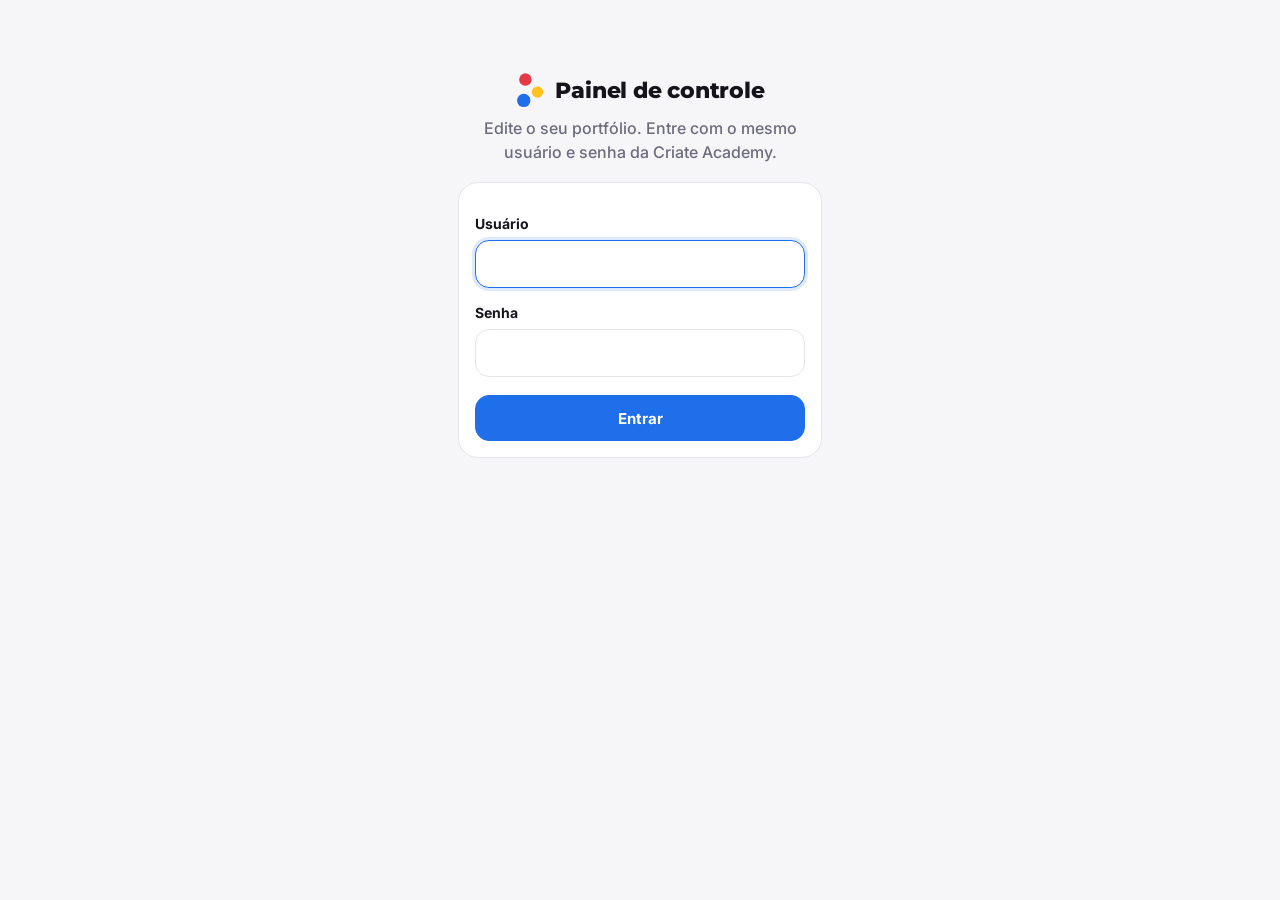
<file: admin/index.html>
<!DOCTYPE html>
<html lang="pt-BR">
<head>
<meta charset="utf-8">
<meta name="color-scheme" content="light dark">
<meta name="viewport" content="width=device-width,initial-scale=1,viewport-fit=cover">
<meta name="robots" content="noindex,nofollow">
<meta name="referrer" content="no-referrer">
<title>Painel de controle · Criate</title>
<link rel="icon" href="data:image/svg+xml,%3Csvg xmlns=%22http://www.w3.org/2000/svg%22 viewBox=%220 0 32 32%22%3E%3Crect width=%2232%22 height=%2232%22 rx=%228%22 fill=%22white%22/%3E%3Ccircle cx=%2213.6%22 cy=%229.6%22 r=%224%22 fill=%22%23E63946%22/%3E%3Ccircle cx=%2221.3%22 cy=%2217.6%22 r=%223.6%22 fill=%22%23FFC21A%22/%3E%3Ccircle cx=%2212.5%22 cy=%2222.9%22 r=%224.3%22 fill=%22%231F6FEB%22/%3E%3C/svg%3E">
<link rel="preconnect" href="https://fonts.googleapis.com">
<link href="https://fonts.googleapis.com/css2?family=Inter:wght@400..700&family=Montserrat:wght@700;800&display=swap" rel="stylesheet">
<style>
:root{color-scheme:light dark;--bg:#F6F6F9;--card:#fff;--card2:#F0F0F5;--line:#E5E5EC;--ink:#14141A;--mut:#6C6C7D;--blu:#1F6FEB;--red:#E63946;--yel:#FFC21A;--ok:#14A35A}
@media(prefers-color-scheme:dark){:root{--bg:#0F0F14;--card:#1A1A22;--card2:#24242E;--line:#2E2E3A;--ink:#F1F1F6;--mut:#9A9AAD}}
*{box-sizing:border-box;min-width:0}[hidden]{display:none!important}
html,body{margin:0;background:var(--bg);color:var(--ink);font:500 16px/1.5 Inter,system-ui,sans-serif}
h1,h2{font-family:Montserrat,Inter,sans-serif;letter-spacing:-.01em;margin:0}
h1{font-size:22px;font-weight:800}h2{font-size:17px;font-weight:800}
.wrap{max-width:640px;margin:0 auto;padding:0 16px 120px}
.top{position:sticky;top:0;z-index:5;background:color-mix(in srgb,var(--bg) 88%,transparent);backdrop-filter:blur(12px);-webkit-backdrop-filter:blur(12px);border-bottom:1px solid var(--line)}
.top .in{max-width:640px;margin:0 auto;display:flex;align-items:center;gap:10px;padding:10px 16px}
.dots{width:22px;height:26px;flex:none}.sp{flex:1}
.card{background:var(--card);border:1px solid var(--line);border-radius:20px;padding:16px;margin-top:14px}
.card>p{margin:4px 0 0;color:var(--mut);font-size:14px}
label{display:block;font-weight:700;font-size:14px;margin:14px 0 6px}
.dica{font-weight:500;color:var(--mut);font-size:13px}
input,textarea{font:16px Inter,sans-serif;width:100%;min-height:48px;padding:11px 13px;border:1.5px solid var(--line);border-radius:14px;background:var(--card);color:var(--ink);outline:none}
textarea{min-height:92px;resize:vertical}
input:focus,textarea:focus{border-color:var(--blu);box-shadow:0 0 0 3px rgba(31,111,235,.15)}
input[type=color]{width:58px;min-height:48px;padding:4px}
input[type=checkbox]{width:22px;min-height:22px;height:22px;accent-color:var(--blu)}
button,.btn{font:700 15px Inter,sans-serif;border:1px solid var(--line);background:var(--card);color:var(--ink);border-radius:14px;min-height:46px;padding:0 16px;cursor:pointer;display:inline-flex;align-items:center;justify-content:center;gap:8px;text-decoration:none}
button:disabled{opacity:.45;cursor:default}
.btn,button{white-space:nowrap}
.pri{background:var(--blu);border-color:var(--blu);color:#fff}
.ok{background:var(--ok);border-color:var(--ok);color:#fff}
.mini{min-height:38px;font-size:14px;padding:0 12px}
.del{color:var(--red)}
.item{border:1px solid var(--line);border-radius:16px;padding:12px;margin-top:12px;background:var(--bg)}
.item .row{display:flex;gap:8px;align-items:center}
.two{display:grid;grid-template-columns:1fr 1fr;gap:10px}
.chk{display:flex;gap:10px;align-items:center;margin-top:12px;font-weight:600}
.msg{margin-top:14px;border-radius:12px;padding:10px 12px;font-weight:600;font-size:14.5px}
.msg.erro{background:#FDECEE;color:#A61E2A}.msg.bom{background:#E9F8F0;color:#0E7A43}
.foot{position:fixed;left:0;right:0;bottom:0;background:color-mix(in srgb,var(--bg) 92%,transparent);backdrop-filter:blur(10px);border-top:1px solid var(--line);padding:10px 16px max(10px,env(safe-area-inset-bottom));z-index:6}
.foot .in{max-width:640px;margin:0 auto;display:flex;gap:8px;align-items:center}.foot button{flex:1}
#st{font-size:13px;color:var(--mut);font-weight:600;text-align:center;flex:1.2}
.login{max-width:400px;margin:8vh auto 0;padding:0 18px}
.nav{display:flex;gap:6px;overflow-x:auto;scrollbar-width:none;padding:12px 0 0}.nav::-webkit-scrollbar{display:none}
.nav a{flex:none;font-size:14px;font-weight:700;color:var(--ink);text-decoration:none;background:var(--card);border:1px solid var(--line);border-radius:99px;padding:7px 12px}
@media(max-width:420px){.two{grid-template-columns:1fr}}
</style>
</head>
<body>
<svg width="0" height="0" style="position:absolute"><symbol id="lg" viewBox="26 18 72 86"><circle cx="51" cy="36" r="15" fill="#E63946"/><circle cx="80" cy="66" r="13.5" fill="#FFC21A"/><circle cx="47" cy="86" r="16" fill="#1F6FEB"/></symbol></svg>

<!-- entrar -->
<main class="login" id="telaLogin">
  <div style="display:flex;align-items:center;gap:10px;justify-content:center"><svg class="dots" style="width:30px;height:36px"><use href="#lg"/></svg><h1>Painel de controle</h1></div>
  <p style="text-align:center;color:var(--mut);margin:8px 0 18px">Edite o seu portfólio. Entre com o mesmo usuário e senha da Criate Academy.</p>
  <form class="card" id="fLogin" novalidate>
    <label for="u">Usuário</label><input id="u" autocomplete="username" autocapitalize="none" autocorrect="off" spellcheck="false" maxlength="20">
    <label for="p">Senha</label><input id="p" type="password" autocomplete="current-password" maxlength="72">
    <button class="pri" style="width:100%;margin-top:18px" id="bEntrar">Entrar</button>
    <div class="msg erro" id="mLogin" hidden></div>
  </form>
</main>

<!-- painel -->
<div id="telaPainel" hidden>
  <div class="top"><div class="in"><svg class="dots"><use href="#lg"/></svg><h1 style="font-size:18px;white-space:nowrap">Painel</h1><span class="sp"></span><a class="btn mini" href="/" target="_blank" rel="noopener">Ver site ↗</a><button class="mini" id="bSair">Sair</button></div></div>
  <main class="wrap" id="form">
    <div class="nav"><a href="#c-contato">Contato</a><a href="#c-topo">Topo</a><a href="#c-serv">Serviços</a><a href="#c-trab">Trabalhos</a><a href="#c-inc">Incluso</a><a href="#c-final">Final</a></div>

    <section class="card" id="c-contato"><h2>📱 Contato</h2><p>Com o WhatsApp preenchido, os botões verdes aparecem no site.</p>
      <label for="whats">Seu WhatsApp <span class="dica">(com DDD)</span></label><input id="whats" data-k="whats" inputmode="tel" placeholder="49 99999-9999">
      <label for="msgWa">Mensagem que o cliente manda <span class="dica">(já vem escrita)</span></label><textarea id="msgWa" data-k="msgWa"></textarea>
      <label for="insta">Instagram <span class="dica">(opcional, ex.: @criatesolutions)</span></label><input id="insta" data-k="insta" autocapitalize="none">
      <div class="two"><div><label for="nome">Seu nome</label><input id="nome" data-k="nome"></div><div><label for="empresa">Empresa</label><input id="empresa" data-k="empresa"></div></div>
    </section>

    <section class="card" id="c-topo"><h2>🏠 Topo do site</h2>
      <label for="titulo">Título principal</label><textarea id="titulo" data-k="titulo" style="min-height:70px"></textarea>
      <label for="destaque">Palavras em destaque <span class="dica">(ficam coloridas; precisam estar no título)</span></label><input id="destaque" data-k="destaque">
      <label for="sub">Texto abaixo do título</label><textarea id="sub" data-k="sub"></textarea>
    </section>

    <section class="card" id="c-serv"><h2>🧩 O que a Criate faz</h2>
      <label for="servTit">Título da seção</label><input id="servTit" data-k="servTit">
      <label for="servSub">Frase da seção</label><input id="servSub" data-k="servSub">
      <div id="lServ"></div>
      <button class="mini" id="addServ" style="margin-top:12px">+ Serviço</button>
    </section>

    <section class="card" id="c-trab"><h2>🖼️ Trabalhos</h2><p>Coloque só sites de clientes que autorizaram aparecer aqui. Marque "Modelo" pra clínicas fictícias.</p>
      <div id="lTrab"></div>
      <button class="mini" id="addTrab" style="margin-top:12px">+ Trabalho</button>
    </section>

    <section class="card" id="c-inc"><h2>✅ O que está incluso</h2>
      <label for="inclui">Um item por linha</label><textarea id="inclui" style="min-height:160px"></textarea>
    </section>

    <section class="card" id="c-final"><h2>📣 Chamada final</h2>
      <label for="finalTit">Título</label><input id="finalTit" data-k="finalTit">
      <label for="finalSub">Texto</label><textarea id="finalSub" data-k="finalSub"></textarea>
    </section>
    <div class="msg erro" id="mErro" hidden></div>
  </main>
  <div class="foot"><div class="in"><span id="st">Tudo salvo</span><button class="pri" id="bSalvar" disabled>Salvar</button></div></div>
</div>

<script>
(()=>{
'use strict';
const SB='https://ozdvjnqdkhzhegdnebso.supabase.co',KEY='sb_publishable_t3hCFgwJh0IFrNi9fDd2bQ_MPHhwihB',DOM='@criateacademy.app',K='criate-admin-sessao';
const $=id=>document.getElementById(id);
const esc=s=>String(s??'').replace(/[&<>"']/g,c=>({'&':'&amp;','<':'&lt;','>':'&gt;','"':'&quot;',"'":'&#39;'}[c]));
let ses=null,D=null,sujo=false;

/* ---------- sessão ---------- */
function guardar(j){ses={a:j.access_token,r:j.refresh_token,exp:j.expires_at||Math.floor(Date.now()/1000)+(j.expires_in||3600)};try{sessionStorage.setItem(K,JSON.stringify(ses))}catch(e){}}
async function auth(path,body){const r=await fetch(SB+'/auth/v1/'+path,{method:'POST',headers:{apikey:KEY,'Content-Type':'application/json'},body:JSON.stringify(body)});let j={};try{j=await r.json()}catch(e){}return{ok:r.ok,status:r.status,j}}
async function token(){if(!ses)return null;if(ses.exp-Date.now()/1000<90){const r=await auth('token?grant_type=refresh_token',{refresh_token:ses.r});if(r.ok&&r.j.access_token)guardar(r.j);else{sair('Sua sessão expirou. Entre de novo.');return null}}return ses.a}
function sair(txt){ses=null;try{sessionStorage.removeItem(K)}catch(e){}$('telaPainel').hidden=true;$('telaLogin').hidden=false;$('p').value='';if(txt){$('mLogin').textContent=txt;$('mLogin').hidden=false}}

/* ---------- dados ---------- */
async function api(method,body){
  const t=await token();if(!t)throw{status:401};
  const h={apikey:KEY,Authorization:'Bearer '+t,'Content-Type':'application/json'};if(method==='PATCH')h.Prefer='return=representation';
  const r=await fetch(SB+'/rest/v1/portfolio?id=eq.principal'+(method==='GET'?'&select=dados,dono':''),{method,headers:h,body:body?JSON.stringify(body):undefined});
  if(!r.ok)throw{status:r.status};return r.json();
}
async function padrao(){/* textos que estão hoje no site, pra começar */
  try{const t=await (await fetch('/',{cache:'no-cache'})).text();const m=t.match(/<script id="data" type="application\/json">([\s\S]*?)<\/script>/);return m?JSON.parse(m[1]):{}}catch(e){return {}}
}
async function carregar(){
  $('mErro').hidden=true;
  let linhas;try{linhas=await api('GET')}catch(e){return erro(e)}
  if(!linhas.length){$('mErro').textContent='Ainda falta criar a área do portfólio no Supabase (o código SQL que te mandei). Depois disso, é só entrar de novo.';$('mErro').hidden=false;$('bSalvar').disabled=true;return}
  const base=await padrao(),x=linhas[0].dados||{};
  D={...base,...x};D.servicos=Array.isArray(D.servicos)?D.servicos:[];D.works=Array.isArray(D.works)?D.works:[];D.inclui=Array.isArray(D.inclui)?D.inclui:[];
  /* modelos novos que eu (Claude) coloco no site entram aqui sozinhos */
  const norm=u=>String(u||'').replace(/\/?$/,'/');const tem=new Set(D.works.map(w=>norm(w.link)));
  for(const w of (Array.isArray(base.works)?base.works:[]))if(w.modelo&&!tem.has(norm(w.link)))D.works.push({...w});
  preencher();marcar(false);
}
function erro(e){
  const s=e&&e.status;
  $('mErro').textContent=s===404?'A tabela do portfólio ainda não existe no Supabase. Rode o código SQL que te mandei e tente de novo.':s===401||s===403?'Sem permissão. Entre de novo.':'Não consegui falar com o servidor. Confira a internet e tente de novo.';
  $('mErro').hidden=false;
}

/* ---------- formulário ---------- */
function preencher(){
  document.querySelectorAll('[data-k]').forEach(el=>{el.value=D[el.dataset.k]??''});
  $('inclui').value=(D.inclui||[]).join('\n');
  listas();
}
function listas(){
  $('lServ').innerHTML=D.servicos.map((v,i)=>`<div class="item"><div class="row"><b style="flex:1">Serviço ${i+1}${i===0?' <span class="dica">(cartão escuro, em destaque)</span>':''}</b>${i>0?`<button class="mini" data-up="s${i}" aria-label="Subir">↑</button>`:''}<button class="mini del" data-rm="s${i}">Remover</button></div>
    <label>Nome</label><input data-s="${i}" data-f="t" value="${esc(v.t)}">
    <label>Descrição</label><textarea data-s="${i}" data-f="d">${esc(v.d)}</textarea>
    <label>Etiqueta <span class="dica">(opcional, ex.: Principal)</span></label><input data-s="${i}" data-f="tag" value="${esc(v.tag)}"></div>`).join('');
  $('lTrab').innerHTML=D.works.map((w,i)=>`<div class="item"><div class="row"><b style="flex:1">${esc(w.nome||'Trabalho '+(i+1))}</b>${i>0?`<button class="mini" data-up="w${i}" aria-label="Subir">↑</button>`:''}<button class="mini del" data-rm="w${i}">Remover</button></div>
    <div class="two"><div><label>Nome</label><input data-w="${i}" data-f="nome" value="${esc(w.nome)}"></div><div><label>Área</label><input data-w="${i}" data-f="area" value="${esc(w.area)}" placeholder="Odontologia"></div></div>
    <div class="two"><div><label>Cidade</label><input data-w="${i}" data-f="cidade" value="${esc(w.cidade)}"></div><div><label>Cor principal</label><input type="color" data-w="${i}" data-f="cor" value="${esc(/^#[0-9a-fA-F]{6}$/.test(w.cor||'')?w.cor:'#1F6FEB')}"></div></div>
    <label>Link do site <span class="dica">(começa com https://)</span></label><input type="url" data-w="${i}" data-f="link" value="${esc(w.link)}" placeholder="https://…">
    <label class="chk"><input type="checkbox" data-w="${i}" data-f="modelo" ${w.modelo?'checked':''}> É um modelo (clínica fictícia)</label></div>`).join('');
}
function marcar(s){sujo=s;$('bSalvar').disabled=!s;$('st').textContent=s?'Alterações não salvas':'Tudo salvo ✓'}
document.addEventListener('input',e=>{
  if(!D)return;const t=e.target,d=t.dataset;
  if(d.k)D[d.k]=t.value;
  else if(t.id==='inclui')D.inclui=t.value.split('\n').map(x=>x.trim()).filter(Boolean);
  else if(d.s!==undefined)D.servicos[+d.s][d.f]=t.value;
  else if(d.w!==undefined)D.works[+d.w][d.f]=t.type==='checkbox'?t.checked:t.value;
  else return;
  marcar(true);
});
document.addEventListener('change',e=>{if(e.target.type==='checkbox'&&e.target.dataset.w!==undefined){D.works[+e.target.dataset.w].modelo=e.target.checked;marcar(true)}});
document.addEventListener('click',async e=>{
  const b=e.target.closest('button');if(!b||!D&&b.id!=='bEntrar'&&b.id!=='bSair')return;
  if(b.id==='addServ'){D.servicos.push({t:'Novo serviço',d:'',tag:''});listas();marcar(true)}
  if(b.id==='addTrab'){D.works.push({nome:'Nova clínica',area:'Odontologia',cidade:'',link:'',cor:'#1F6FEB',modelo:false});listas();marcar(true)}
  if(b.dataset.rm){const k=b.dataset.rm[0],i=+b.dataset.rm.slice(1),arr=k==='s'?D.servicos:D.works;const nome=(k==='s'?arr[i].t:arr[i].nome)||'este item';if(confirm('Remover "'+nome+'"?')){arr.splice(i,1);listas();marcar(true)}}
  if(b.dataset.up){const k=b.dataset.up[0],i=+b.dataset.up.slice(1),arr=k==='s'?D.servicos:D.works;[arr[i-1],arr[i]]=[arr[i],arr[i-1]];listas();marcar(true)}
  if(b.id==='bSalvar')salvar();
  if(b.id==='bSair'){if(sujo&&!confirm('Sair sem salvar as alterações?'))return;sair()}
});
function validar(){
  const ruins=D.works.filter(w=>w.link&&!/^https:\/\//.test(w.link));
  if(ruins.length)return 'O link de "'+(ruins[0].nome||'um trabalho')+'" precisa começar com https://';
  const n=String(D.whats||'').replace(/\D/g,'');if(n&&!(n.length===10||n.length===11||((n.length===12||n.length===13)&&n.startsWith('55'))))return 'O WhatsApp parece incompleto. Use DDD + número, ex.: 49 99999-9999';
  return '';
}
async function salvar(){
  const v=validar();if(v){$('mErro').textContent=v;$('mErro').hidden=false;return}
  $('mErro').hidden=true;$('bSalvar').disabled=true;$('st').textContent='Salvando…';
  const limpo={};for(const k of['empresa','nome','whats','msgWa','insta','titulo','destaque','sub','servTit','servSub','finalTit','finalSub'])limpo[k]=String(D[k]??'').slice(0,600);
  limpo.inclui=D.inclui.slice(0,20).map(x=>String(x).slice(0,140));
  limpo.servicos=D.servicos.slice(0,6).map(s=>({t:String(s.t||'').slice(0,80),d:String(s.d||'').slice(0,300),tag:String(s.tag||'').slice(0,24)}));
  limpo.works=D.works.slice(0,30).map(w=>({nome:String(w.nome||'').slice(0,80),area:String(w.area||'').slice(0,60),cidade:String(w.cidade||'').slice(0,60),link:String(w.link||'').slice(0,300),cor:/^#[0-9a-fA-F]{6}$/.test(w.cor||'')?w.cor:'#1F6FEB',modelo:!!w.modelo}));
  try{const r=await api('PATCH',{dados:limpo,atualizado:new Date().toISOString()});
    if(!r.length){$('mErro').textContent='Essa conta não tem permissão pra editar o portfólio.';$('mErro').hidden=false;$('st').textContent='Não salvo';$('bSalvar').disabled=false;return}
    marcar(false);$('st').textContent='Salvo ✓ já está no site';
  }catch(e){erro(e);$('st').textContent='Não salvo';$('bSalvar').disabled=false}
}
addEventListener('beforeunload',e=>{if(sujo){e.preventDefault();e.returnValue=''}});

/* ---------- entrar ---------- */
$('fLogin').addEventListener('submit',async ev=>{
  ev.preventDefault();const u=$('u').value.trim().toLowerCase(),p=$('p').value;
  if(!/^[a-z0-9_]{3,20}$/.test(u)||p.length<8){$('mLogin').textContent='Confira o usuário e a senha.';$('mLogin').hidden=false;return}
  $('bEntrar').disabled=true;$('bEntrar').textContent='Entrando…';
  try{const r=await auth('token?grant_type=password',{email:u+DOM,password:p});
    if(r.ok&&r.j.access_token){guardar(r.j);$('mLogin').hidden=true;abrir()}
    else{$('mLogin').textContent=r.status===429?'Muitas tentativas. Espere um pouco.':'Usuário ou senha incorretos.';$('mLogin').hidden=false}
  }catch(e){$('mLogin').textContent='Sem conexão. Confira a internet.';$('mLogin').hidden=false}
  $('bEntrar').disabled=false;$('bEntrar').textContent='Entrar';
});
function abrir(){$('telaLogin').hidden=true;$('telaPainel').hidden=false;carregar()}
try{ses=JSON.parse(sessionStorage.getItem(K)||'null')}catch(e){}
if(ses&&ses.a)abrir();else $('u').focus();
})();
</script>
</body>
</html>
</file>
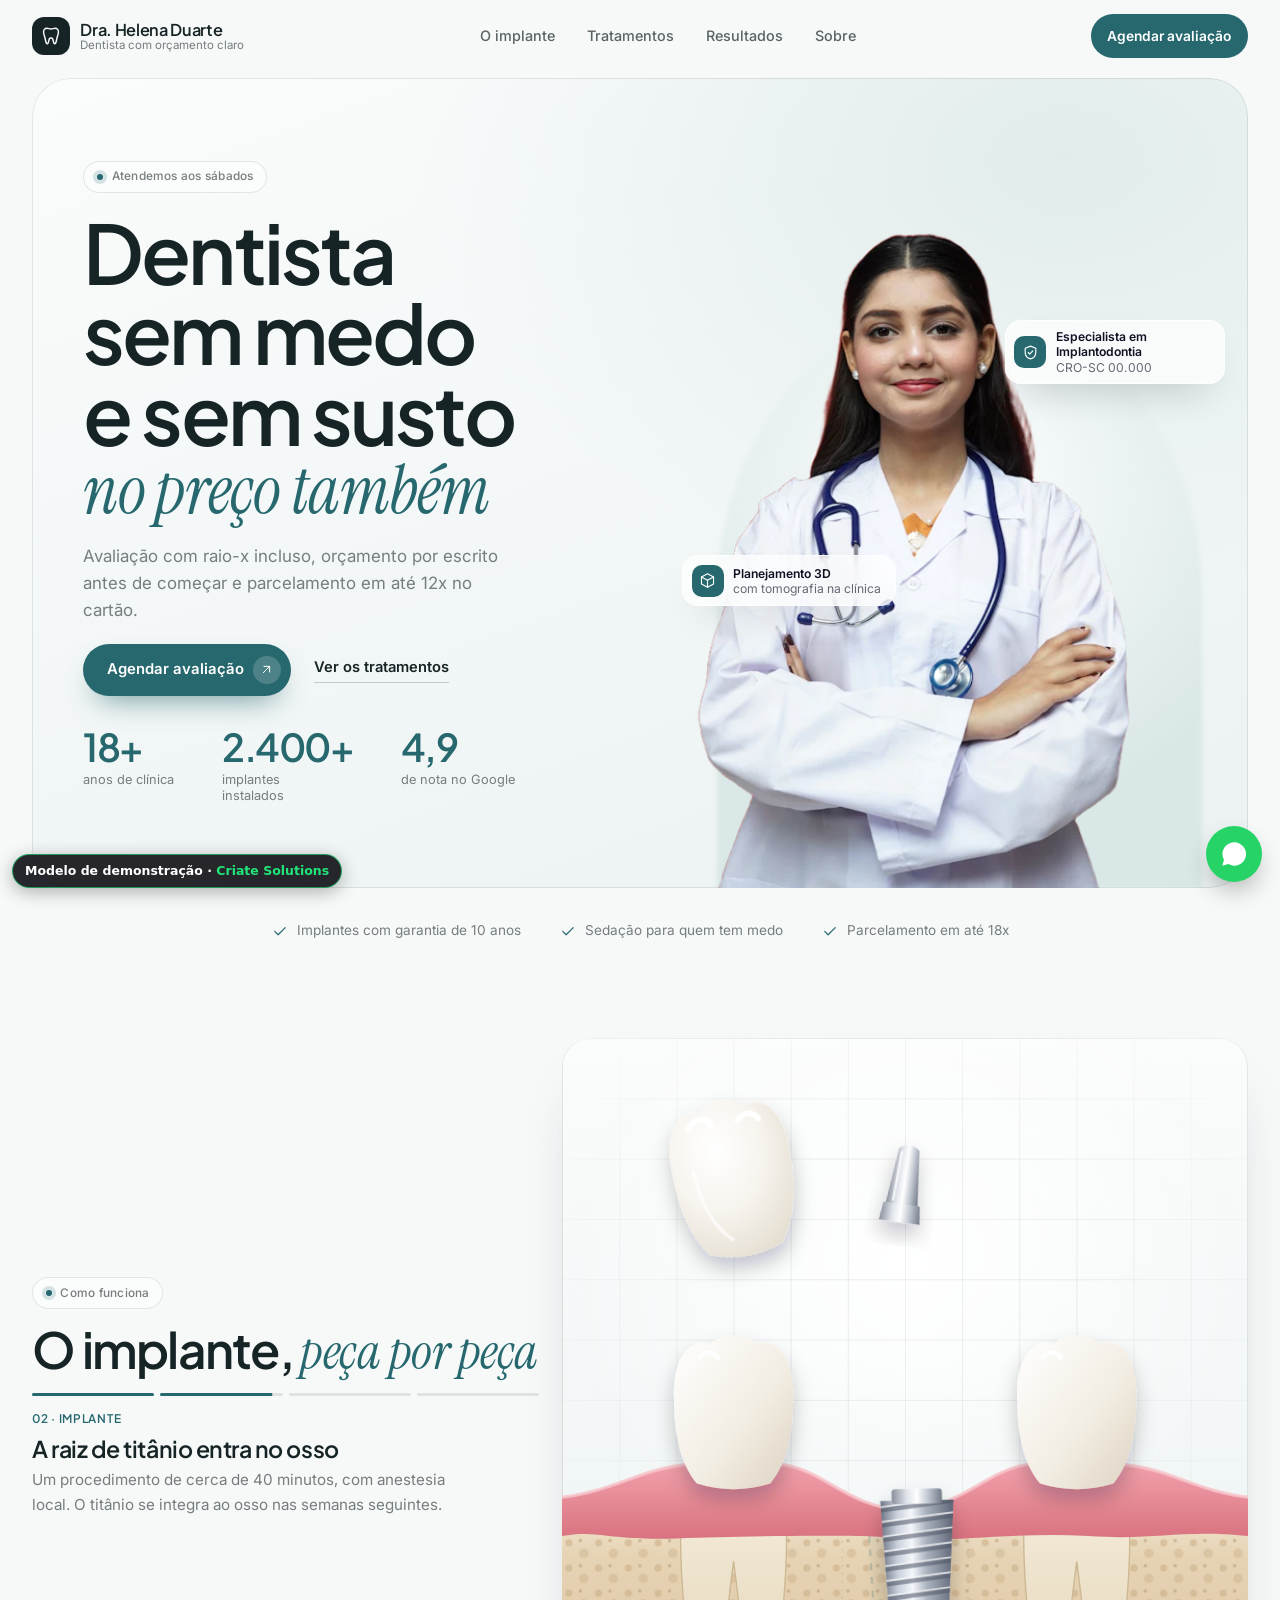
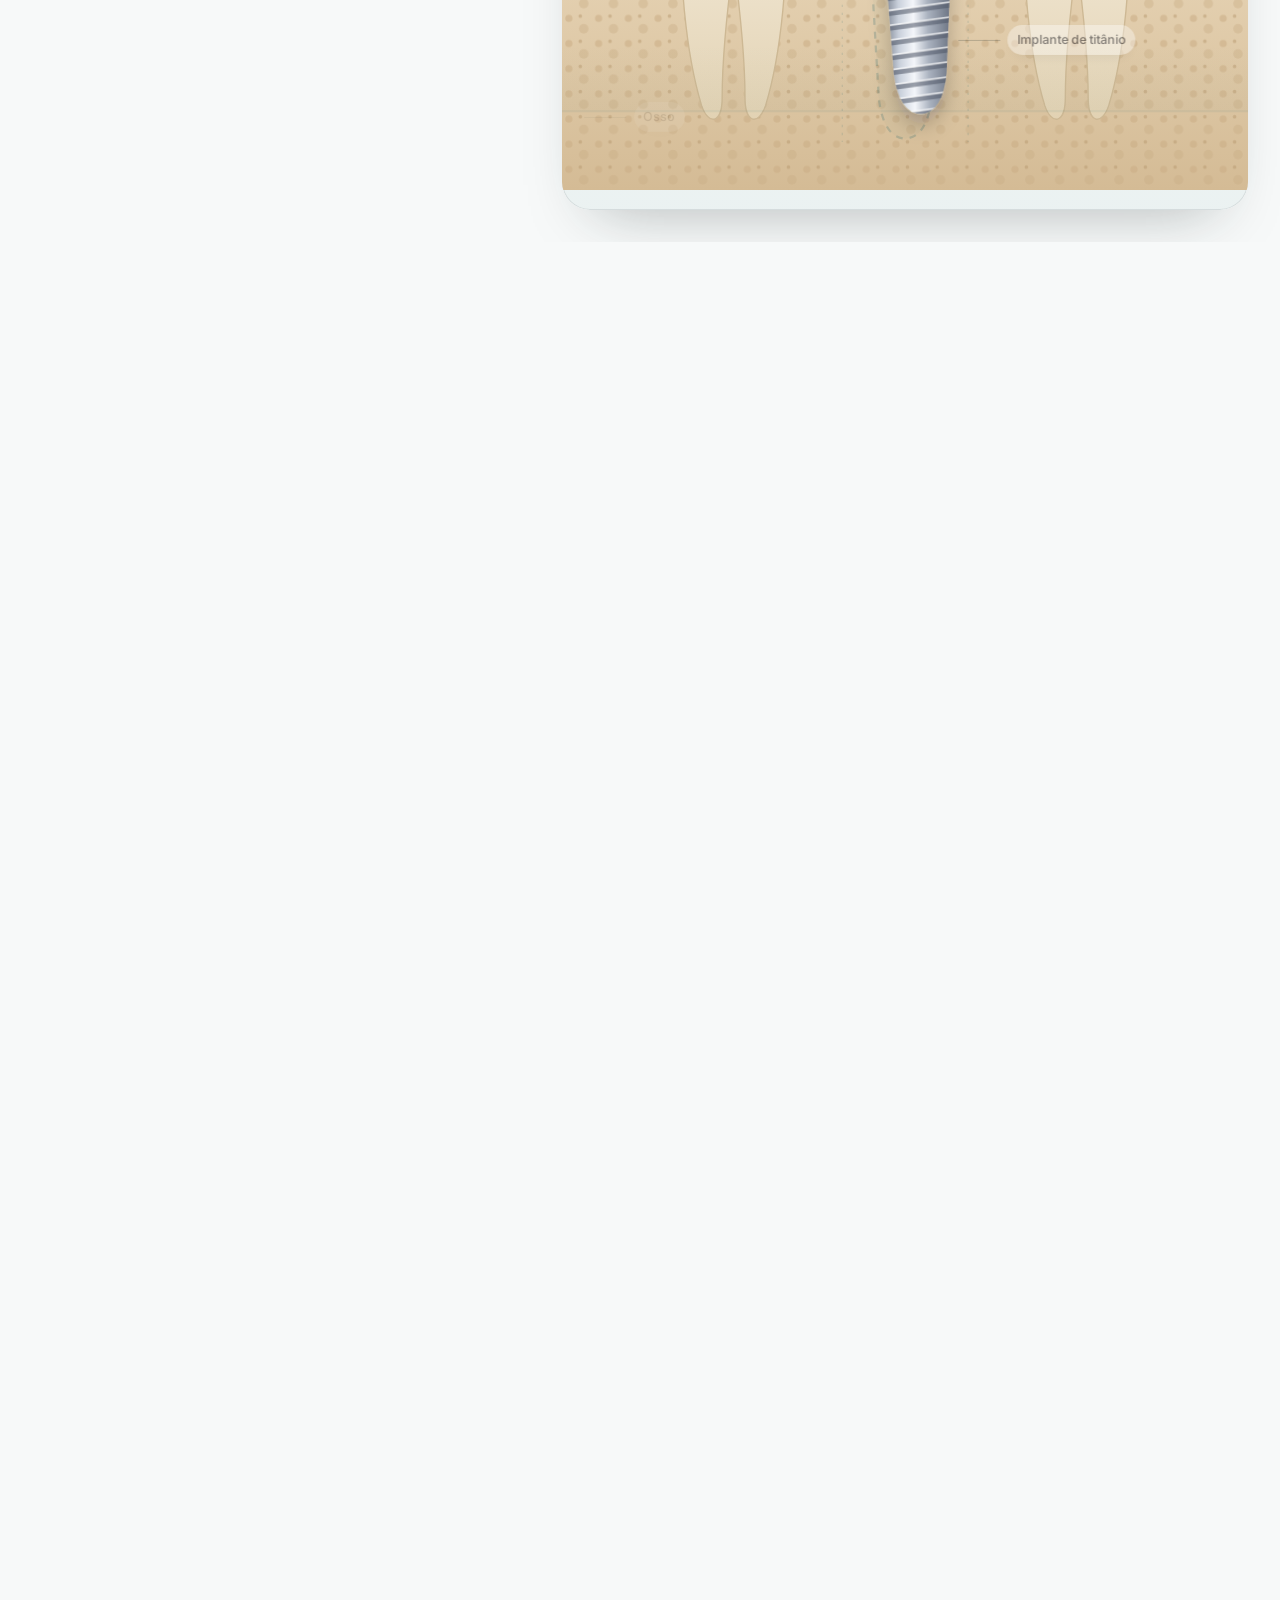
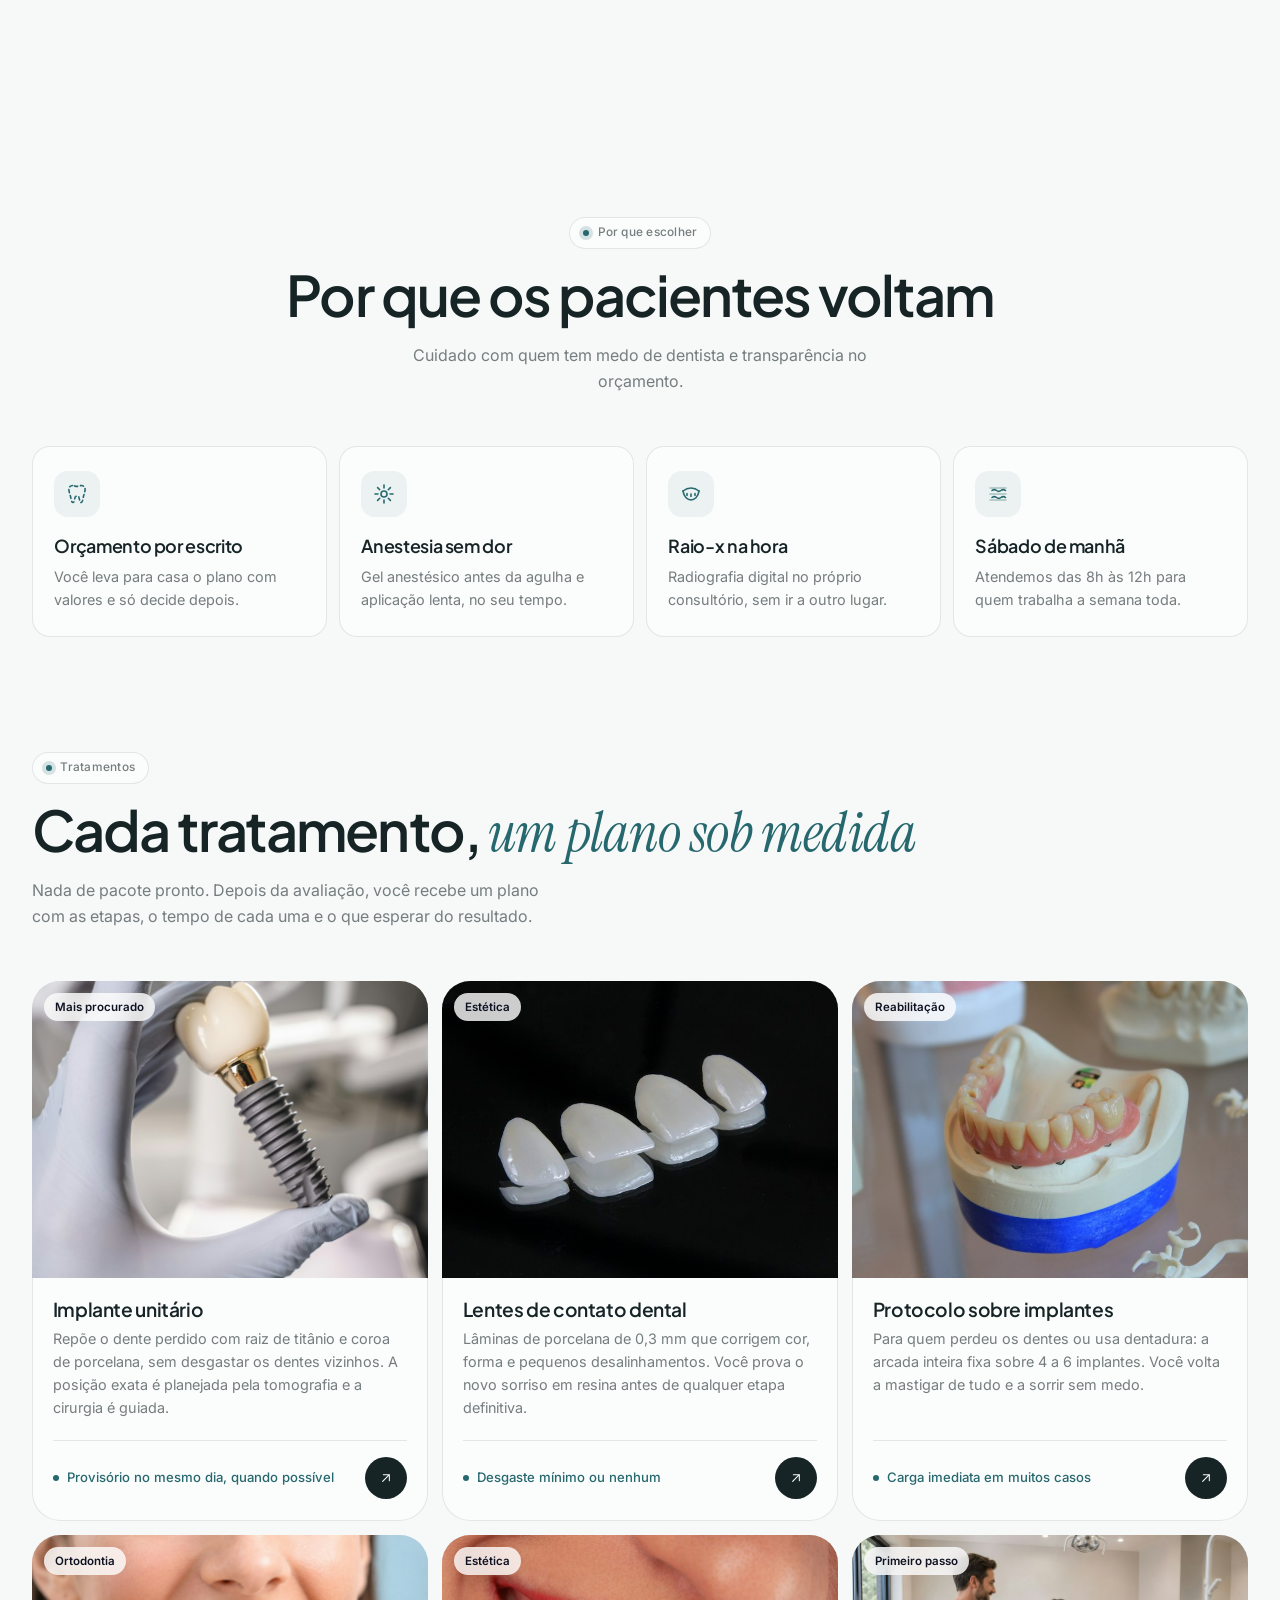
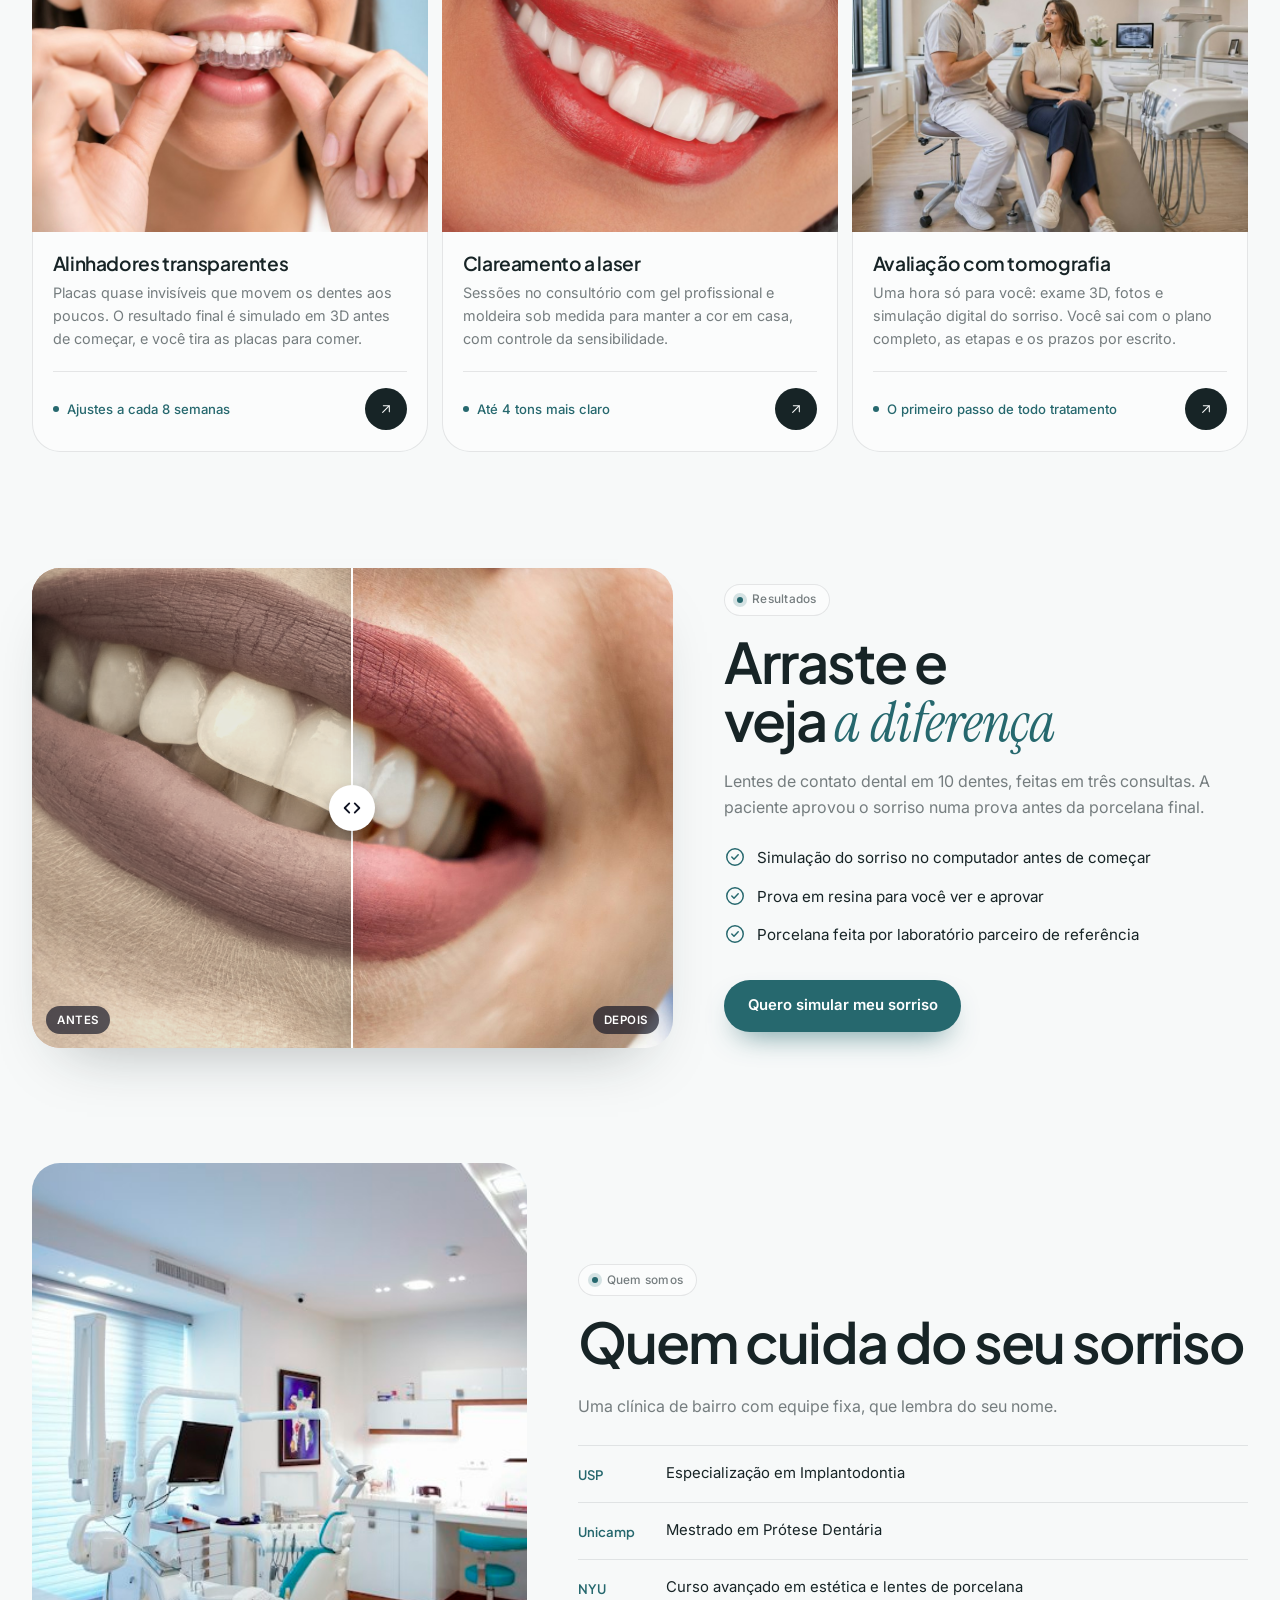
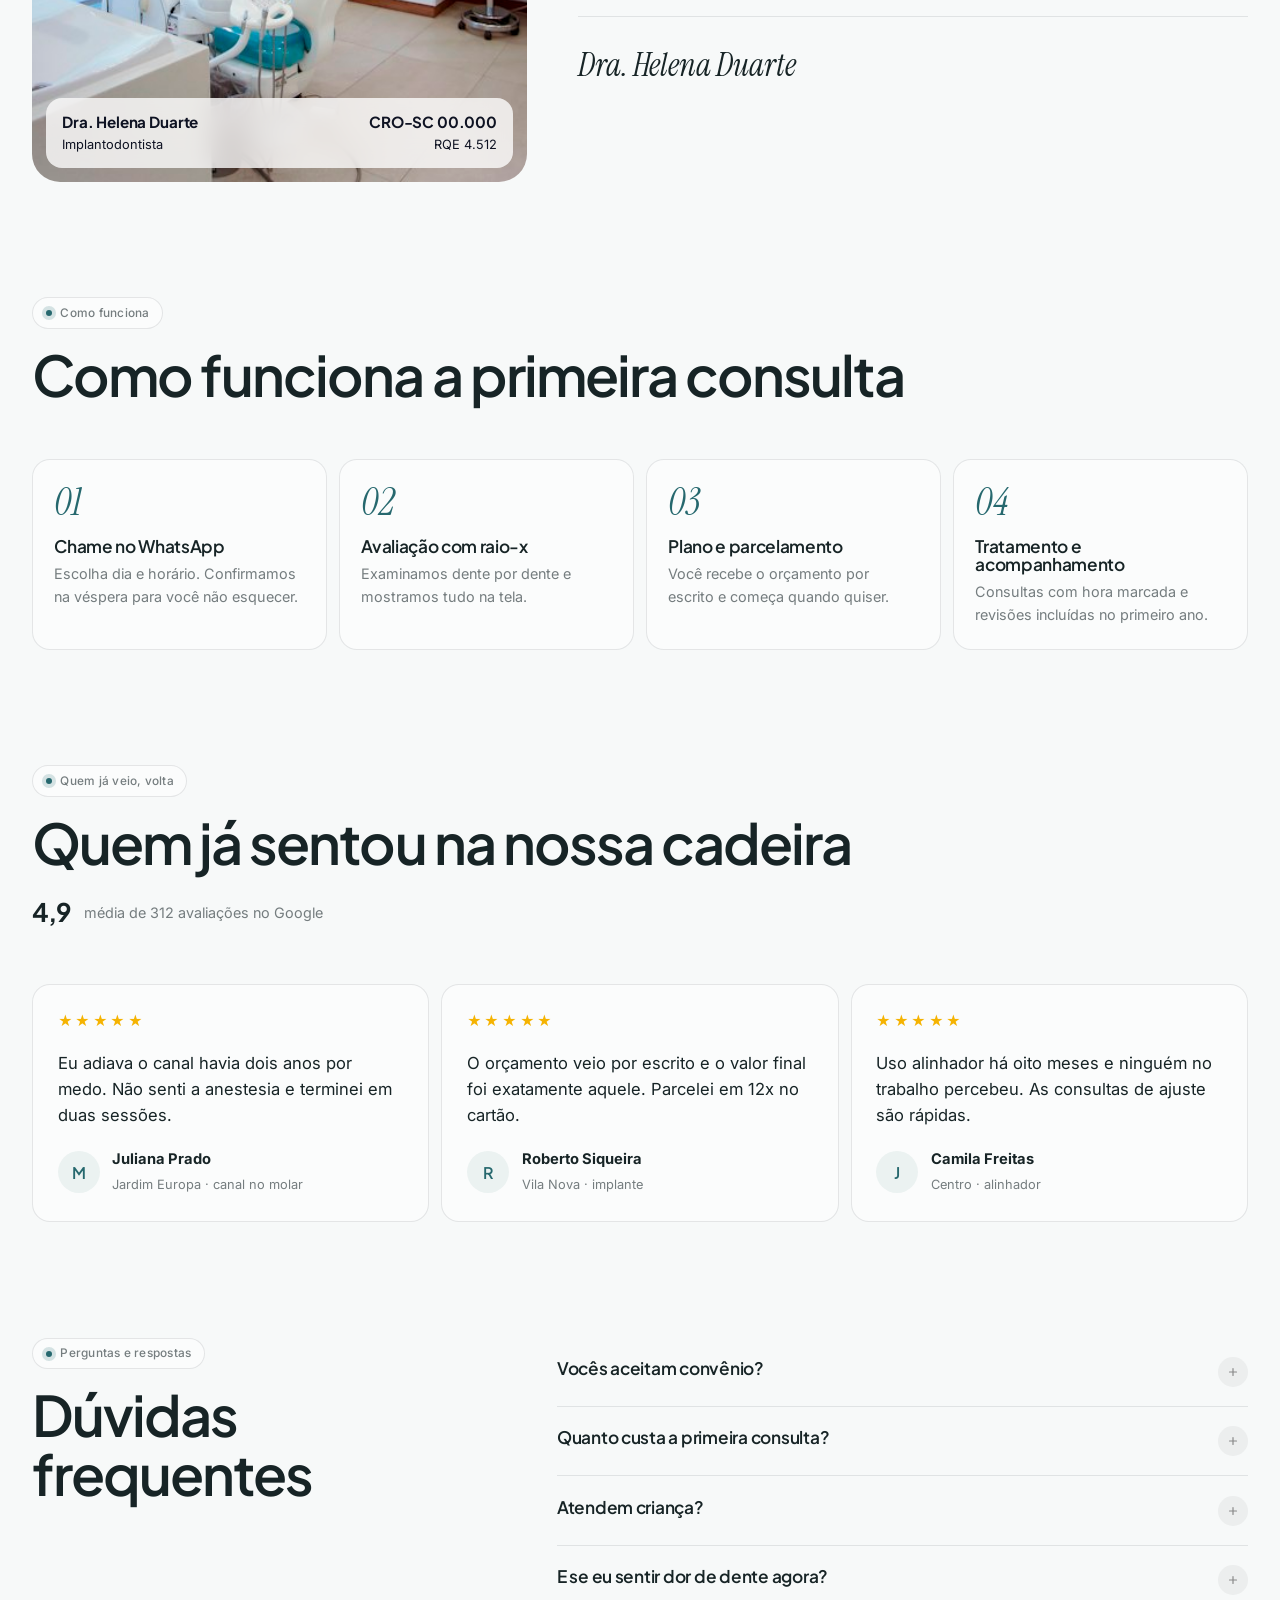
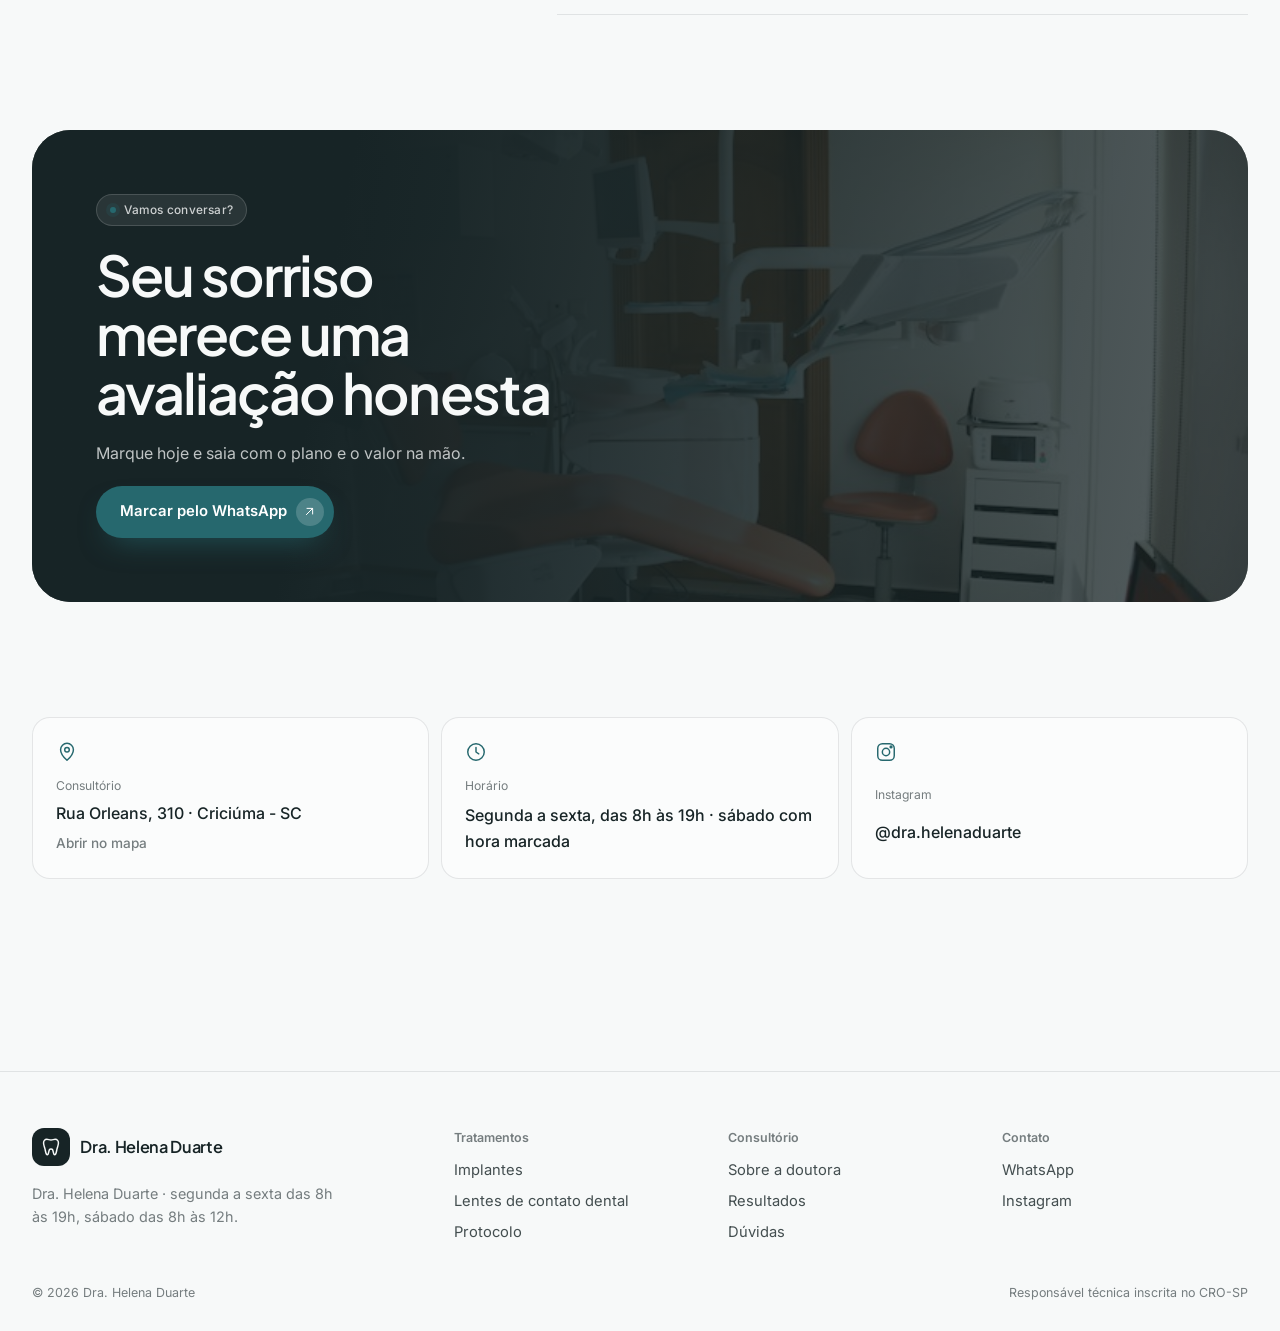
<file: modelo-3/index.html>
<!DOCTYPE html><html lang="pt-BR"><head><style id="vitrine-tema">:root{--cor-primaria:#26686e;--cor-secundaria:#c8dddc;--cor-fundo:#f7f9f9;--cor-texto:#172426}</style><script id="va-rede">(function(){var ok=false;addEventListener('error',function(e){if(!e||!e.message)return;document.documentElement.classList.add('va-falha');if(ok)return;ok=true;
var hd=document.getElementById('topo')||document.querySelector('header');if(!hd)return;function s(){hd.classList.toggle('on',scrollY>40)}addEventListener('scroll',s,{passive:true});s()})})();</script>
<meta charset="UTF-8">
<meta name="color-scheme" content="only light">
<meta name="viewport" content="width=device-width, initial-scale=1.0">
<title>Dra. Helena Duarte — dentista com orçamento claro</title>
<meta name="description" content="Limpeza, canal, clareamento, aparelho e implante com avaliação e raio-x inclusos. Parcelamos em até 12x e atendemos aos sábados.">
<link rel="preconnect" href="https://images.unsplash.com" crossorigin="">
<link href="https://fonts.googleapis.com/css2?family=Plus+Jakarta+Sans:wght@400;500;600;700&amp;family=Instrument+Serif:ital@0;1&amp;family=Inter:wght@400;500;600&amp;display=swap" rel="stylesheet">
<script>document.documentElement.classList.add('js')</script>
<style>
:root{color-scheme:only light}
:root{
--cor-primaria:#26686e;
--cor-secundaria:#c8dddc;
--cor-fundo:#f7f9f9;
--cor-texto:#172426;
--fonte-titulo:'Plus Jakarta Sans',system-ui,sans-serif;
--fonte-serif:'Instrument Serif',Georgia,serif;
--fonte-texto:'Inter',system-ui,sans-serif;
--suave:color-mix(in srgb,var(--cor-texto) 58%,var(--cor-fundo));
--linha:color-mix(in srgb,var(--cor-texto) 10%,transparent);
--linha2:color-mix(in srgb,var(--cor-texto) 20%,transparent);
--sup:color-mix(in srgb,var(--cor-fundo) 55%,#fff);
--sup2:color-mix(in srgb,var(--cor-texto) 5%,var(--cor-fundo));
--tinta:color-mix(in srgb,var(--cor-secundaria) 26%,var(--cor-fundo));
--r:28px;--r2:18px;
--sombra:0 1px 0 #ffffff80 inset,0 30px 60px -34px color-mix(in srgb,var(--cor-texto) 35%,transparent);
--ease:cubic-bezier(.2,.75,.2,1)}
*{margin:0;padding:0;box-sizing:border-box}[hidden]{display:none!important}html{scroll-behavior:smooth}section[id]{scroll-margin-top:84px}html,body{overflow-x:clip}
body{font-family:var(--fonte-texto);background:var(--cor-fundo);color:var(--cor-texto);line-height:1.6;font-size:1rem;-webkit-font-smoothing:antialiased}
img{display:block;max-width:100%}a{color:inherit;text-decoration:none}button,input{font:inherit;color:inherit}
:focus-visible{outline:2px solid var(--cor-primaria);outline-offset:3px}
.wrap{width:min(1240px,100% - 32px);margin-inline:auto}
h1,h2,h3{font-family:var(--fonte-titulo);font-weight:600;line-height:1.05;letter-spacing:-.035em}
h2{font-size:clamp(2rem,4.6vw,3.5rem);text-wrap:balance}
.it{font-family:var(--fonte-serif);font-style:italic;font-weight:400;letter-spacing:-.01em;color:var(--cor-primaria)}
.ey{display:inline-flex;align-items:center;gap:.55rem;padding:.4rem .85rem;border-radius:99px;background:var(--sup);box-shadow:inset 0 0 0 1px var(--linha);font-size:.74rem;font-weight:500;letter-spacing:.02em;color:var(--suave)}
.ey::before{content:"";width:6px;height:6px;border-radius:50%;background:var(--cor-primaria);box-shadow:0 0 0 4px color-mix(in srgb,var(--cor-primaria) 18%,transparent)}
.mut{color:var(--suave)}.sec{padding:clamp(4.5rem,9vw,8rem) 0}
.cab{display:grid;gap:1rem;margin-bottom:clamp(2rem,4vw,3.4rem);justify-items:start}.cab.ct{justify-items:center;text-align:center}.im-txt .ey{justify-self:start}.cab p{max-width:520px}
.btn{display:inline-flex;align-items:center;justify-content:center;gap:.6em;min-height:52px;padding:.75em 1.6em;border:0;border-radius:99px;font-size:.93rem;font-weight:600;background:var(--cor-primaria);color:#fff;cursor:pointer;transition:transform .35s var(--ease),box-shadow .35s;white-space:nowrap;box-shadow:0 14px 30px -14px color-mix(in srgb,var(--cor-primaria) 80%,transparent)}
.btn:hover{transform:translateY(-2px)}.btn:active{transform:scale(.97)}
.btn .seta{display:grid;place-items:center;width:28px;height:28px;margin-right:-.9em;border-radius:50%;background:#ffffff2e}.btn svg{width:15px;height:15px}
.btn.gh{background:none;color:var(--cor-texto);box-shadow:inset 0 0 0 1.5px var(--linha2)}.btn.gh:hover{box-shadow:inset 0 0 0 1.5px var(--cor-texto)}
.i{fill:none;stroke:currentColor;stroke-width:1.6;stroke-linecap:round;stroke-linejoin:round}
/* Topo */
header{position:sticky;top:0;z-index:50;transition:background .3s,box-shadow .3s}
header.rolou{background:color-mix(in srgb,var(--cor-fundo) 82%,transparent);backdrop-filter:blur(16px);box-shadow:0 1px 0 var(--linha)}
.nav{display:flex;align-items:center;justify-content:space-between;gap:1rem;min-height:72px}
.logo{display:flex;align-items:center;gap:.65rem;font-family:var(--fonte-titulo);font-weight:600;font-size:1.02rem;letter-spacing:-.02em;line-height:1.1}
.logo-m{flex:none;display:grid;place-items:center;width:38px;height:38px;border-radius:12px;background:var(--cor-texto);color:var(--cor-fundo)}.logo-m svg{width:22px;height:22px}
.logo small{display:block;font-family:var(--fonte-texto);font-weight:400;font-size:.72rem;letter-spacing:0;color:var(--suave)}
.links{display:none;gap:2rem;font-size:.9rem;font-weight:500}.links a{opacity:.7;transition:opacity .2s}.links a:hover{opacity:1}
.nav .btn{min-height:44px;padding:.5em 1.2em;font-size:.86rem;box-shadow:none}
/* Hero */
.hero{padding:6px 0 0}
.hero-card{position:relative;overflow:hidden;border-radius:clamp(24px,3vw,40px);background:radial-gradient(90% 90% at 85% 10%,color-mix(in srgb,var(--cor-secundaria) 45%,var(--cor-fundo)),transparent 60%),linear-gradient(160deg,var(--sup),var(--tinta));box-shadow:inset 0 0 0 1px var(--linha);display:grid;min-height:min(820px,calc(100svh - 90px))}
.hero-txt{position:relative;z-index:3;padding:clamp(2rem,5vw,4.4rem) clamp(1.3rem,4vw,4rem) 0;display:flex;flex-direction:column;align-items:flex-start;gap:1.2rem}
.hero h1{font-size:clamp(2.6rem,6.4vw,5.6rem);line-height:.98;max-width:640px;text-wrap:balance}
.hero h1 .it{display:block;font-size:.82em;margin-top:.08em}
.hero-sub{max-width:430px;color:var(--suave);font-size:clamp(.96rem,2.2vw,1.06rem)}
.hero-ctas{display:flex;flex-wrap:wrap;align-items:center;gap:.7rem 1.4rem}
.lk{display:inline-flex;align-items:center;gap:.4rem;font-weight:600;font-size:.92rem;border-bottom:1.5px solid var(--linha2);padding-bottom:2px}
.nums{display:flex;gap:clamp(1.4rem,4vw,3rem);margin-top:.8rem}
.nums b{display:block;font-family:var(--fonte-titulo);font-weight:600;font-size:clamp(1.7rem,3.4vw,2.4rem);letter-spacing:-.04em;line-height:1;color:var(--cor-primaria)}
.nums span{font-size:.8rem;color:var(--suave);line-height:1.3;display:block;max-width:120px;margin-top:.35rem}
.hero-foto{position:relative;z-index:2;align-self:end;justify-self:center;width:min(560px,100%);aspect-ratio:5/6;margin-top:1rem}
.hero-foto::before{content:"";position:absolute;left:8%;right:8%;bottom:0;top:16%;border-radius:50% 50% 0 0;background:radial-gradient(circle at 50% 30%,#ffffffd0,color-mix(in srgb,var(--cor-secundaria) 50%,transparent) 70%);filter:blur(2px)}
.hero-foto img{position:absolute;inset:0;width:100%;height:100%;object-fit:cover;object-position:50% 100%}
.hero-foto img.cheia{object-fit:cover;object-position:50% 20%;border-radius:999px 999px 0 0;inset:8% 8% 0}
.bdg{position:absolute;z-index:3;display:flex;align-items:center;gap:.6rem;padding:.6rem .9rem .6rem .6rem;border-radius:16px;background:color-mix(in srgb,#fff 72%,transparent);backdrop-filter:blur(14px);box-shadow:0 18px 40px -20px #0e122250,inset 0 0 0 1px #ffffff90;font-size:.76rem;line-height:1.25;color:#0e1222;max-width:220px;animation:paira 6s ease-in-out infinite}
.bdg i{flex:none;display:grid;place-items:center;width:32px;height:32px;border-radius:10px;background:var(--cor-primaria);color:#fff}.bdg i svg{width:17px;height:17px}
.bdg b{display:block;font-weight:600}.bdg span{color:#0e1222a0}
.bdg.b1{right:4%;top:18%}.bdg.b2{left:2%;top:52%;animation-delay:-3s}
@keyframes paira{50%{transform:translateY(-8px)}}
/* Faixa de confiança */
.selos{display:flex;flex-wrap:wrap;justify-content:center;gap:.6rem 2.4rem;padding:2rem 0 0;font-size:.85rem;color:var(--suave)}
.selos span{display:inline-flex;align-items:center;gap:.5rem}.selos svg{width:18px;height:18px;color:var(--cor-primaria)}
/* Cena do implante */
.im{position:relative;height:440svh}
.im-pin{position:sticky;top:0;height:100svh;overflow:hidden;display:grid;align-items:center}
.im-g{display:grid;gap:1.4rem;align-items:center;width:min(1240px,100% - 32px);margin-inline:auto;height:100%;padding:84px 0 24px;grid-template-rows:auto minmax(0,1fr)}
.im-txt{display:grid;gap:.9rem;align-content:center}
.im-txt h2{font-size:clamp(1.8rem,4vw,3.1rem)}
.passos-im{position:relative;display:grid;min-height:7.6rem}
.pim{grid-area:1/1;opacity:0;transform:translateY(14px);transition:opacity .5s var(--ease),transform .5s var(--ease);pointer-events:none}
.pim.on{opacity:1;transform:none;pointer-events:auto}
.pim small{display:block;font-family:var(--fonte-titulo);font-weight:600;font-size:.74rem;letter-spacing:.06em;text-transform:uppercase;color:var(--cor-primaria);margin-bottom:.35rem}
.pim b{display:block;font-family:var(--fonte-titulo);font-weight:600;font-size:clamp(1.1rem,2.3vw,1.45rem);letter-spacing:-.02em;line-height:1.2;margin-bottom:.35rem}
.pim p{color:var(--suave);font-size:.95rem;max-width:440px}
.im-barra{display:flex;gap:6px}.im-barra i{flex:1;height:3px;border-radius:3px;background:var(--linha);overflow:hidden;position:relative}
.im-barra i::after{content:"";position:absolute;inset:0;background:var(--cor-primaria);transform-origin:left;transform:scaleX(var(--k,0))}
.palco{position:relative;justify-self:center;height:100%;max-height:100%;aspect-ratio:600/640;max-width:100%;border-radius:var(--r);background:radial-gradient(70% 60% at 50% 30%,#fff,transparent 70%),linear-gradient(180deg,var(--sup),var(--tinta));box-shadow:var(--sombra),inset 0 0 0 1px var(--linha);overflow:hidden}
.palco::before{content:"";position:absolute;inset:0;background-image:linear-gradient(var(--linha) 1px,transparent 1px),linear-gradient(90deg,var(--linha) 1px,transparent 1px);background-size:8.333% 7.8125%;mask-image:radial-gradient(80% 70% at 50% 35%,#000 30%,transparent 80%);opacity:.7}
.palco svg{position:absolute;inset:0;width:100%;height:100%}
.rot{position:absolute;z-index:2;display:flex;align-items:center;gap:.45rem;font-size:clamp(.62rem,1.2vw,.78rem);font-weight:500;color:var(--cor-texto);white-space:nowrap;opacity:var(--ro,0);transform:translateY(-50%) translateX(calc((1 - var(--ro,0)) * 10px));pointer-events:none}
.rot::before{content:"";width:clamp(18px,4vw,42px);height:1px;background:var(--cor-texto);opacity:.45}
.rot.esq{flex-direction:row-reverse;transform:translate(-100%,-50%) translateX(calc((1 - var(--ro,0)) * -10px))}
.rot span{padding:.32rem .6rem;border-radius:99px;background:color-mix(in srgb,#fff 80%,transparent);backdrop-filter:blur(8px);box-shadow:0 6px 16px -8px #0e122240;color:#0e1222}
.medida{position:absolute;z-index:2;left:50%;top:4%;transform:translateX(-50%);padding:.35rem .75rem;border-radius:99px;background:var(--cor-texto);color:var(--cor-fundo);font-size:clamp(.6rem,1.1vw,.72rem);font-weight:500;letter-spacing:.04em;opacity:var(--mo,0);white-space:nowrap}
.fim-badge{position:absolute;z-index:2;left:50%;bottom:5%;transform:translate(-50%,calc((1 - var(--fo,0)) * 16px));opacity:var(--fo,0);display:flex;align-items:center;gap:.5rem;padding:.55rem .95rem;border-radius:99px;background:var(--cor-primaria);color:#fff;font-size:clamp(.66rem,1.3vw,.82rem);font-weight:600;white-space:nowrap;box-shadow:0 14px 30px -12px color-mix(in srgb,var(--cor-primaria) 80%,transparent)}
.fim-badge svg{width:16px;height:16px}
/* Problemas */
.pbs{display:grid;gap:12px}
.pb{position:relative;padding:1.6rem 1.4rem;border-radius:var(--r2);background:var(--sup);box-shadow:inset 0 0 0 1px var(--linha);display:grid;gap:.6rem;align-content:start;min-width:0;transition:transform .5s var(--ease),box-shadow .5s}
.pb:hover{transform:translateY(-4px);box-shadow:inset 0 0 0 1px var(--linha2),0 24px 40px -28px #0e122260}
.pb i{display:grid;place-items:center;width:46px;height:46px;border-radius:14px;background:var(--tinta);color:var(--cor-primaria);margin-bottom:.6rem}.pb i svg{width:24px;height:24px}
.pb h3{font-size:1.12rem;letter-spacing:-.02em;overflow-wrap:anywhere}.pb p{font-size:.9rem;color:var(--suave)}
/* Procedimentos */
.pcs{display:grid;gap:14px}
.pc{display:flex;flex-direction:column;border-radius:var(--r);background:var(--sup);box-shadow:inset 0 0 0 1px var(--linha);overflow:hidden;min-width:0}
.pc figure{position:relative;aspect-ratio:4/3;overflow:hidden;background:var(--sup2)}
.pc figure img{width:100%;height:100%;object-fit:cover;transition:transform 1.1s var(--ease)}.pc:hover figure img{transform:scale(1.05)}
.pc .tag{position:absolute;left:12px;top:12px;padding:.3rem .7rem;border-radius:99px;background:color-mix(in srgb,#fff 80%,transparent);backdrop-filter:blur(8px);font-size:.72rem;font-weight:600;color:#0e1222}
.pc-c{padding:1.3rem 1.3rem 1.4rem;display:flex;flex-direction:column;gap:.5rem;flex:1}
.pc h3{font-size:1.2rem;letter-spacing:-.02em;overflow-wrap:anywhere}.pc p{font-size:.9rem;color:var(--suave);flex:1}
.pc-pe{display:flex;align-items:center;justify-content:space-between;gap:1rem;margin-top:.8rem;padding-top:1rem;border-top:1px solid var(--linha)}
.pc-info{display:inline-flex;align-items:center;gap:.5rem;font-size:.82rem;font-weight:500;color:var(--cor-primaria)}.pc-info::before{content:"";flex:none;width:6px;height:6px;border-radius:50%;background:currentColor}
.pc-pe a{flex:none;display:grid;place-items:center;width:42px;height:42px;border-radius:50%;background:var(--cor-texto);color:var(--cor-fundo);transition:transform .3s var(--ease)}.pc-pe a:hover{transform:rotate(-45deg)}.pc-pe a svg{width:16px;height:16px}
/* Antes e depois */
.ad{display:grid;gap:clamp(1.6rem,4vw,4rem);align-items:center}
.cmp{position:relative;aspect-ratio:4/3;border-radius:var(--r);overflow:hidden;background:var(--sup2);box-shadow:var(--sombra);--x:50%;touch-action:pan-y;user-select:none}
.cmp img{position:absolute;inset:0;width:100%;height:100%;object-fit:cover;pointer-events:none}
.cmp .antes{clip-path:inset(0 calc(100% - var(--x)) 0 0)}
.cmp .antes.igual{filter:sepia(.45) saturate(.75) brightness(.93) contrast(.95)}
.cmp-l{position:absolute;top:0;bottom:0;left:var(--x);width:2px;margin-left:-1px;background:#fff;box-shadow:0 0 18px #0006;pointer-events:none}
.cmp-l::after{content:"";position:absolute;top:50%;left:50%;width:46px;height:46px;transform:translate(-50%,-50%);border-radius:50%;background:#fff url("data:image/svg+xml,%3Csvg xmlns='http://www.w3.org/2000/svg' viewBox='0 0 24 24' fill='none' stroke='%230e1222' stroke-width='2' stroke-linecap='round' stroke-linejoin='round'%3E%3Cpath d='m9 7-5 5 5 5M15 7l5 5-5 5'/%3E%3C/svg%3E") center/22px no-repeat;box-shadow:0 8px 20px -6px #0007}
.cmp-r{position:absolute;bottom:14px;padding:.3rem .7rem;border-radius:99px;background:#0e1222a8;backdrop-filter:blur(6px);color:#fff;font-size:.72rem;font-weight:600;letter-spacing:.04em;text-transform:uppercase;pointer-events:none}
.cmp-r.a{left:14px}.cmp-r.d{right:14px}
.cmp input{position:absolute;inset:0;width:100%;height:100%;opacity:0;cursor:ew-resize;margin:0}
.ad-lista{display:grid;gap:.9rem;margin:1.6rem 0 2rem}
.ad-lista div{display:grid;grid-template-columns:22px 1fr;gap:.7rem;font-size:.95rem}.ad-lista svg{width:22px;height:22px;color:var(--cor-primaria)}
/* Sobre */
.sb{display:grid;gap:clamp(1.6rem,4vw,4.4rem);align-items:center}
.sb-foto{position:relative;border-radius:var(--r);overflow:hidden;aspect-ratio:4/5;background:var(--sup2)}
.sb-foto img{width:100%;height:100%;object-fit:cover}
.sb-foto{background:radial-gradient(70% 60% at 50% 35%,#fff,transparent 70%),linear-gradient(170deg,var(--sup),var(--tinta))}.sb-foto img[src*="bg-remove"]{object-fit:cover;object-position:50% 100%;padding-top:10%}
.sb-foto .cro{position:absolute;left:14px;bottom:14px;right:14px;display:flex;justify-content:space-between;gap:1rem;padding:.8rem 1rem;border-radius:16px;background:color-mix(in srgb,#fff 78%,transparent);backdrop-filter:blur(12px);color:#0e1222;font-size:.8rem}
.cro b{display:block;font-family:var(--fonte-titulo);font-size:.95rem;letter-spacing:-.01em}
.form{display:grid;gap:0;margin:1.6rem 0 2rem;border-top:1px solid var(--linha)}
.form div{display:grid;grid-template-columns:72px 1fr;gap:1rem;padding:1rem 0;border-bottom:1px solid var(--linha);font-size:.93rem}
.form small{font-family:var(--fonte-titulo);font-weight:600;color:var(--cor-primaria);font-size:.82rem;padding-top:.1rem}
.assina{font-family:var(--fonte-serif);font-style:italic;font-size:2rem;line-height:1}
/* Jornada */
.jr{display:grid;gap:12px;counter-reset:j}
.jp{position:relative;padding:1.5rem 1.4rem;border-radius:var(--r2);background:var(--sup);box-shadow:inset 0 0 0 1px var(--linha);min-width:0}
.jp::before{counter-increment:j;content:counter(j,decimal-leading-zero);display:block;font-family:var(--fonte-serif);font-style:italic;font-size:2.4rem;line-height:1;color:var(--cor-primaria);margin-bottom:1rem}
.jp h3{font-size:1.08rem;letter-spacing:-.02em;margin-bottom:.4rem;overflow-wrap:anywhere}.jp p{font-size:.9rem;color:var(--suave)}
/* Depoimentos */
.dps{display:grid;gap:12px}
.dp{padding:1.6rem;border-radius:var(--r2);background:var(--sup);box-shadow:inset 0 0 0 1px var(--linha);display:flex;flex-direction:column;gap:1.2rem}
.dp .est{color:#f5b301;letter-spacing:.18em;font-size:.88rem}
.dp p{font-size:1.04rem;line-height:1.55;flex:1}
.dp-q{display:flex;align-items:center;gap:.8rem}.dp-q i{flex:none;display:grid;place-items:center;width:42px;height:42px;border-radius:50%;background:var(--tinta);color:var(--cor-primaria);font-family:var(--fonte-titulo);font-style:normal;font-weight:600}
.dp b{display:block;font-size:.92rem}.dp small{color:var(--suave);font-size:.8rem}
.nota-g{display:flex;align-items:center;gap:.8rem;font-size:.9rem;color:var(--suave)}.nota-g b{font-family:var(--fonte-titulo);font-size:1.6rem;color:var(--cor-texto);letter-spacing:-.03em}
/* FAQ */
.fq{display:grid;gap:1.6rem}
details{border-bottom:1px solid var(--linha)}
summary{list-style:none;cursor:pointer;display:flex;justify-content:space-between;gap:1rem;padding:1.2rem 0;font-family:var(--fonte-titulo);font-size:1.08rem;font-weight:600;letter-spacing:-.015em;line-height:1.35}
summary::-webkit-details-marker{display:none}
summary::after{content:"";flex:none;width:30px;height:30px;border-radius:50%;background:var(--sup2) url("data:image/svg+xml,%3Csvg xmlns='http://www.w3.org/2000/svg' viewBox='0 0 24 24' fill='none' stroke='%23888' stroke-width='2' stroke-linecap='round'%3E%3Cpath d='M12 6v12M6 12h12'/%3E%3C/svg%3E") center/14px no-repeat;transition:transform .3s}
details[open] summary::after{transform:rotate(45deg)}
details p{padding:0 0 1.3rem;color:var(--suave);max-width:640px}
/* Agendar */
.ag{position:relative;overflow:hidden;border-radius:clamp(24px,3vw,40px);background:var(--cor-texto);color:var(--cor-fundo);display:grid;min-height:420px}
.ag img{position:absolute;inset:0;width:100%;height:100%;object-fit:cover;opacity:.42}
.ag::after{content:"";position:absolute;inset:0;background:linear-gradient(100deg,var(--cor-texto) 25%,color-mix(in srgb,var(--cor-texto) 35%,transparent))}
.ag-c{position:relative;z-index:2;padding:clamp(2rem,5vw,4.4rem);display:flex;flex-direction:column;align-items:flex-start;justify-content:center;gap:1.2rem;max-width:640px}
.ag h2{color:var(--cor-fundo)}.ag p{opacity:.75;max-width:460px}
.ag .ey{background:#ffffff14;box-shadow:inset 0 0 0 1px #ffffff26;color:color-mix(in srgb,var(--cor-fundo) 80%,transparent)}
/* Contato */
.ctt{display:grid;gap:12px}
.cx{padding:1.5rem;border-radius:var(--r2);background:var(--sup);box-shadow:inset 0 0 0 1px var(--linha);display:grid;gap:.4rem;min-width:0}
.cx svg{width:22px;height:22px;color:var(--cor-primaria);margin-bottom:.4rem}
.cx small{font-size:.76rem;color:var(--suave)}.cx span,.cx a{font-weight:500;overflow-wrap:anywhere}
/* Rodapé */
.rodape{padding:3.5rem 0 1.8rem;margin-top:clamp(3rem,6vw,5rem);border-top:1px solid var(--linha)}
.rd{display:grid;gap:1.8rem;margin-bottom:2.4rem}
.rd h4{font-size:.78rem;font-weight:600;color:var(--suave);margin-bottom:.7rem}
.rd nav{display:grid;gap:.45rem;font-size:.92rem}.rd nav a{opacity:.8}.rd nav a:hover{opacity:1}
.copy{display:flex;flex-wrap:wrap;justify-content:space-between;gap:.6rem;font-size:.78rem;color:var(--suave)}
.wa{position:fixed;right:18px;bottom:18px;z-index:60;width:56px;height:56px;border-radius:50%;display:grid;place-items:center;background:#25d366;color:#fff;box-shadow:0 12px 28px -8px #0006;transition:transform .3s var(--ease)}
.wa:hover{transform:scale(1.08)}.wa svg{width:28px;height:28px}
.rv{opacity:0;transform:translateY(24px);transition:opacity .9s var(--ease),transform .9s var(--ease)}.rv.vis{opacity:1;transform:none}
@media(max-width:719px){
.hero-card{min-height:0}
.hero-foto{width:92%;aspect-ratio:1/1}
.bdg{font-size:.68rem;padding:.45rem .7rem .45rem .45rem;max-width:180px}.bdg i{width:26px;height:26px}
.bdg.b1{right:2%;top:10%}.bdg.b2{left:2%;top:58%}
.nums b{font-size:1.6rem}
.im-g{padding:76px 0 18px;gap:.8rem}
.passos-im{min-height:8.4rem}
.pim p{font-size:.86rem}
.im-txt h2{font-size:1.5rem}
.im-txt .ey{display:none}
.palco{height:auto;width:100%;max-height:100%;align-self:center}
}
@media(min-width:720px){
.wrap,.im-g{width:min(1240px,100% - 64px)}
.links{display:flex}
.hero-card{grid-template-columns:1.05fr .95fr}
.hero-txt{justify-content:center;padding-bottom:clamp(2rem,5vw,4rem)}
.hero-foto{margin-top:3rem;width:100%}
.im-g{grid-template-columns:.85fr 1.15fr;grid-template-rows:none;padding:96px 0 32px}
.passos-im{min-height:10rem}
.pbs{grid-template-columns:repeat(2,minmax(0,1fr))}
.pcs{grid-template-columns:repeat(2,minmax(0,1fr))}
.ad{grid-template-columns:1.1fr .9fr}
.sb{grid-template-columns:.85fr 1.15fr}
.jr{grid-template-columns:repeat(2,minmax(0,1fr))}
.dps{grid-template-columns:repeat(3,minmax(0,1fr))}
.fq{grid-template-columns:.8fr 1.2fr;gap:4rem}
.ctt{grid-template-columns:repeat(3,minmax(0,1fr))}
.rd{grid-template-columns:1.6fr 1fr 1fr 1fr}
}
@media(min-width:1000px){
.pbs{grid-template-columns:repeat(4,minmax(0,1fr))}
.pcs{grid-template-columns:repeat(3,minmax(0,1fr))}
.jr{grid-template-columns:repeat(4,minmax(0,1fr))}
}
.sem-pin .im{height:auto}
.sem-pin .im-pin{position:relative;height:auto}
.sem-pin .im-g{height:auto;padding:4rem 0}
.sem-pin .palco{height:auto;width:min(560px,100%)}
.sem-pin .passos-im{min-height:0;gap:1.4rem}
.sem-pin .pim{grid-area:auto;opacity:1;transform:none}
.sem-pin .im-barra{display:none}
@media(prefers-reduced-motion:reduce){*,*::before,*::after{animation:none!important;transition:none!important;scroll-behavior:auto!important}.rv{opacity:1;transform:none}}
/* ptl:css */
.logo{min-width:0}.logo [data-edit="marca.nome"]{min-width:0;overflow-wrap:anywhere}
.logo.ptl-longa small,.logo small.ptl-some{display:none}
.links a{white-space:nowrap}.links,.nav .btn{flex:none}
.nav.ptl-aperta .links{display:none}
.hero h1 .nm{overflow-wrap:anywhere}
/* ptl:css-fim */
</style>
<style id="va-extras">.va-falha .rv,.va-falha .reveal,.va-falha .m{opacity:1!important;transform:none!important}
.hg>*,.hero-grid>*{min-width:0}</style><meta property="og:type" content="website"><meta property="og:title" content="Dra. Helena Duarte — dentista com orçamento claro"><meta property="og:description" content="Limpeza, canal, clareamento, aparelho e implante com avaliação e raio-x inclusos. Parcelamos em até 12x e atendemos aos sábados."><meta name="twitter:card" content="summary_large_image"><meta name="twitter:title" content="Dra. Helena Duarte — dentista com orçamento claro"><meta name="twitter:description" content="Limpeza, canal, clareamento, aparelho e implante com avaliação e raio-x inclusos. Parcelamos em até 12x e atendemos aos sábados."><meta property="og:image" content="assets/379926812a.webp"><meta name="twitter:image" content="assets/379926812a.webp"></head>
<body>
<header id="cabecalho" data-section="marca">
<div class="wrap nav">
<a href="#topo" class="logo"><span class="logo-m" aria-hidden="true"><svg viewBox="0 0 24 24" class="i"><path d="M7.5 3.5c-2.2 0-3.8 1.9-3.6 4.4.2 2.4 1 4.1 1.6 6.4.5 2.1.8 6.2 2.5 6.2 1.6 0 1.4-4.6 2.4-5.8.5-.6 1-.6 1.6-.6s1.1 0 1.6.6c1 1.2.8 5.8 2.4 5.8 1.7 0 2-4.1 2.5-6.2.6-2.3 1.4-4 1.6-6.4.2-2.5-1.4-4.4-3.6-4.4-1.6 0-2.6.9-4.5.9s-2.9-.9-4.5-.9z"></path></svg></span><span><span data-edit="marca.nome">Dra. Helena Duarte</span><small data-edit="marca.tagline">Dentista com orçamento claro</small></span></a>
<nav class="links" aria-label="Seções"><a href="#implante" data-edit="marca.menu1">O implante</a><a href="#tratamentos" data-edit="marca.menu2">Tratamentos</a><a href="#resultados" data-edit="marca.menu3">Resultados</a><a href="#sobre" data-edit="marca.menu4">Sobre</a></nav>
<a class="btn" href="https://wa.me/5549999990000" data-edit-link="marca.whatsapp"><span data-edit="marca.cta">Agendar avaliação</span></a>
</div>
</header>
<main>
<section data-section="hero" class="hero" id="topo">
<div class="wrap">
<div class="hero-card">
<div class="hero-txt">
<span class="ey" data-edit="hero.selo">Atendemos aos sábados</span>
<h1><span class="nm" data-edit="hero.titulo">Dentista sem medo e sem susto</span> <span class="it" data-edit="hero.destaque">no preço também</span></h1>
<p class="hero-sub" data-edit="hero.subtitulo">Avaliação com raio-x incluso, orçamento por escrito antes de começar e parcelamento em até 12x no cartão.</p>
<div class="hero-ctas"><a class="btn" href="https://wa.me/5549999990000" data-edit-link="hero.whatsapp"><span data-edit="hero.cta">Agendar avaliação</span><span class="seta" aria-hidden="true"><svg viewBox="0 0 24 24" class="i"><path d="M7 17 17 7M8 7h9v9"></path></svg></span></a><a class="lk" href="#tratamentos" data-edit="hero.cta2">Ver os tratamentos</a></div>
<div class="nums">
<div><b data-edit="hero.n1">18+</b><span data-edit="hero.n1texto">anos de clínica</span></div>
<div><b data-edit="hero.n2">2.400+</b><span data-edit="hero.n2texto">implantes instalados</span></div>
<div><b data-edit="hero.n3">4,9</b><span data-edit="hero.n3texto">de nota no Google</span></div>
</div>
</div>
<div class="hero-foto" data-hero-foto="">
<img src="assets/379926812a.webp" alt="Dentista de jaleco branco" data-edit-img="hero.imagem">
<div class="bdg b1"><i aria-hidden="true"><svg viewBox="0 0 24 24" class="i"><path d="M12 3 4.5 6v5.5c0 4.6 3.2 8.4 7.5 9.5 4.3-1.1 7.5-4.9 7.5-9.5V6L12 3z"></path><path d="m8.8 12 2.2 2.2 4.2-4.4"></path></svg></i><div><b data-edit="hero.badge1">Especialista em Implantodontia</b><span data-edit="hero.badge1texto">CRO-SC 00.000</span></div></div>
<div class="bdg b2"><i aria-hidden="true"><svg viewBox="0 0 24 24" class="i"><path d="M12 2.5 3.5 7v10l8.5 4.5 8.5-4.5V7L12 2.5z"></path><path d="M3.5 7 12 11.5 20.5 7M12 11.5v10"></path></svg></i><div><b data-edit="hero.badge2">Planejamento 3D</b><span data-edit="hero.badge2texto">com tomografia na clínica</span></div></div>
</div>
</div>
</div>
<div class="wrap selos">
<span><svg viewBox="0 0 24 24" class="i" aria-hidden="true"><path d="M5 12.5 9.5 17 19 7.5"></path></svg><span data-edit="hero.selo1">Implantes com garantia de 10 anos</span></span>
<span><svg viewBox="0 0 24 24" class="i" aria-hidden="true"><path d="M5 12.5 9.5 17 19 7.5"></path></svg><span data-edit="hero.selo2">Sedação para quem tem medo</span></span>
<span><svg viewBox="0 0 24 24" class="i" aria-hidden="true"><path d="M5 12.5 9.5 17 19 7.5"></path></svg><span data-edit="hero.selo3">Parcelamento em até 18x</span></span>
</div>
</section>

<section data-section="tecnica" class="im" id="implante" data-im="">
<div class="im-pin">
<div class="im-g">
<div class="im-txt">
<span class="ey" data-edit="tecnica.selo">Como funciona</span>
<h2><span data-edit="tecnica.titulo">O implante,</span> <span class="it" data-edit="tecnica.destaque">peça por peça</span></h2>
<div class="im-barra" aria-hidden="true"><i></i><i></i><i></i><i></i></div>
<div class="passos-im">
<div class="pim on" data-p="0"><small data-edit="tecnica.etapa0">Role para montar</small><b data-edit="tecnica.passo0_titulo">Três peças que substituem um dente inteiro</b><p data-edit="tecnica.passo0_texto">Raiz de titânio, pilar e coroa de porcelana. Juntas, ficam firmes como um dente natural e não aparecem no sorriso.</p></div>
<div class="pim" data-p="1"><small data-edit="tecnica.etapa1">01 · Planejamento</small><b data-edit="tecnica.passo1_titulo">Tomografia e cirurgia guiada no computador</b><p data-edit="tecnica.passo1_texto">Medimos o osso em 3D e escolhemos a posição exata do implante antes de tocar em você. Sem improviso na cadeira.</p></div>
<div class="pim" data-p="2"><small data-edit="tecnica.etapa2">02 · Implante</small><b data-edit="tecnica.passo2_titulo">A raiz de titânio entra no osso</b><p data-edit="tecnica.passo2_texto">Um procedimento de cerca de 40 minutos, com anestesia local. O titânio se integra ao osso nas semanas seguintes.</p></div>
<div class="pim" data-p="3"><small data-edit="tecnica.etapa3">03 · Pilar</small><b data-edit="tecnica.passo3_titulo">O pilar une a raiz à coroa</b><p data-edit="tecnica.passo3_texto">Feito sob medida para a sua gengiva, garante o encaixe certo e o contorno natural do dente.</p></div>
<div class="pim" data-p="4"><small data-edit="tecnica.etapa4">04 · Coroa</small><b data-edit="tecnica.passo4_titulo">Coroa de porcelana na cor do seu sorriso</b><p data-edit="tecnica.passo4_texto">Desenhada no computador e fresada em porcelana. Em muitos casos, você sai com o dente provisório no mesmo dia.</p></div>
</div>
</div>
<div class="palco" data-palco="" aria-hidden="true">
<svg viewBox="0 0 600 640" preserveAspectRatio="xMidYMid meet">
<defs>
<linearGradient id="g-osso" x1="0" y1="0" x2="0" y2="1"><stop offset="0" stop-color="#efe1c9"></stop><stop offset=".15" stop-color="#e6d3b4"></stop><stop offset="1" stop-color="#d4bb95"></stop></linearGradient>
<pattern id="p-osso" width="26" height="22" patternUnits="userSpaceOnUse"><circle cx="6" cy="6" r="3.2" fill="#c9ad84" opacity=".55"></circle><circle cx="19" cy="15" r="4.2" fill="#c9ad84" opacity=".4"></circle><circle cx="16" cy="4" r="1.6" fill="#b89a70" opacity=".5"></circle></pattern>
<linearGradient id="g-gen" x1="0" y1="0" x2="0" y2="1"><stop offset="0" stop-color="#f2a2ad"></stop><stop offset="1" stop-color="#d9727f"></stop></linearGradient>
<linearGradient id="g-dente" x1="0" y1="0" x2="1" y2="1"><stop offset="0" stop-color="#ffffff"></stop><stop offset=".55" stop-color="#f3eee4"></stop><stop offset="1" stop-color="#ddd3c2"></stop></linearGradient>
<linearGradient id="g-raiz" x1="0" y1="0" x2="0" y2="1"><stop offset="0" stop-color="#f3ead8"></stop><stop offset="1" stop-color="#e2d2b3"></stop></linearGradient>
<linearGradient id="g-ti" x1="0" y1="0" x2="1" y2="0"><stop offset="0" stop-color="#6d7584"></stop><stop offset=".22" stop-color="#c9d0db"></stop><stop offset=".42" stop-color="#f4f6fa"></stop><stop offset=".62" stop-color="#aab2bf"></stop><stop offset="1" stop-color="#5d6575"></stop></linearGradient>
<linearGradient id="g-ti2" x1="0" y1="0" x2="1" y2="0"><stop offset="0" stop-color="#8a8f9c"></stop><stop offset=".3" stop-color="#dfe3ea"></stop><stop offset=".5" stop-color="#ffffff"></stop><stop offset=".75" stop-color="#b9bfca"></stop><stop offset="1" stop-color="#727a88"></stop></linearGradient>
<radialGradient id="g-coroa" cx=".38" cy=".3" r=".8"><stop offset="0" stop-color="#ffffff"></stop><stop offset=".5" stop-color="#f7f4ee"></stop><stop offset="1" stop-color="#e3dccf"></stop></radialGradient>
<linearGradient id="g-scan" x1="0" y1="0" x2="0" y2="1"><stop offset="0" stop-color="var(--cor-primaria)" stop-opacity="0"></stop><stop offset="1" stop-color="var(--cor-primaria)" stop-opacity=".35"></stop></linearGradient>
<clipPath id="c-osso"><rect x="0" y="400" width="600" height="240"></rect></clipPath>
<clipPath id="c-pino"><path d="M268 408h64l-9 152q-4 34-23 35q-19-1-23-35z"></path></clipPath>
<filter id="f-sombra" x="-30%" y="-30%" width="160%" height="160%"><fedropshadow dx="0" dy="10" stdDeviation="9" flood-color="#0e1222" flood-opacity=".22"></fedropshadow></filter>
</defs>
<!-- osso -->
<path d="M0 408 C80 400 120 412 200 406 S 340 414 420 406 S 540 400 600 408 V640 H0Z" fill="url(#g-osso)"></path>
<path d="M0 408 C80 400 120 412 200 406 S 340 414 420 406 S 540 400 600 408 V640 H0Z" fill="url(#p-osso)"></path>
<path d="M0 408 C80 400 120 412 200 406 S 340 414 420 406 S 540 400 600 408" fill="none" stroke="#f7eedd" stroke-width="7"></path>
<!-- raízes dos vizinhos -->
<g fill="url(#g-raiz)" stroke="#cdb894" stroke-width="1.2">
<path d="M104 392 C102 450 108 520 122 566 C128 584 140 582 140 560 C140 520 146 470 150 440 C154 470 160 520 160 560 C160 582 172 584 178 566 C192 520 198 450 196 392Z"></path>
<path d="M404 392 C402 450 408 520 422 566 C428 584 440 582 440 560 C440 520 446 470 450 440 C454 470 460 520 460 560 C460 582 472 584 478 566 C492 520 498 450 496 392Z"></path>
</g>
<!-- alvo do implante -->
<g data-alvo="" opacity="0">
<path d="M268 408h64l-9 152q-4 34-23 35q-19-1-23-35z" fill="color-mix(in srgb,var(--cor-primaria) 12%,transparent)" stroke="var(--cor-primaria)" stroke-width="2" stroke-dasharray="6 6"></path>
<path d="M245 408v190M355 408v190" stroke="var(--cor-primaria)" stroke-width="1" stroke-dasharray="2 5" opacity=".7"></path>
</g>
<rect data-scan="" x="0" y="380" width="600" height="60" fill="url(#g-scan)" opacity="0"></rect>
<rect data-scan-l="" x="0" y="438" width="600" height="2" fill="var(--cor-primaria)" opacity="0"></rect>
<!-- gengiva -->
<path d="M0 384 C40 380 70 360 104 356 C130 352 170 352 196 356 C230 362 250 392 300 396 C350 392 370 362 404 356 C430 352 470 352 496 356 C530 360 560 380 600 384 V418 C540 412 520 422 460 418 S 340 424 300 420 S 160 418 100 420 S 30 412 0 418Z" fill="url(#g-gen)"></path>
<path d="M0 384 C40 380 70 360 104 356 C130 352 170 352 196 356 C230 362 250 392 300 396 C350 392 370 362 404 356 C430 352 470 352 496 356 C530 360 560 380 600 384" fill="none" stroke="#f8c3ca" stroke-width="3" opacity=".8"></path>
<!-- coroas dos vizinhos -->
<g filter="url(#f-sombra)">
<path d="M98 300 C96 262 112 244 130 250 C140 240 160 240 170 250 C188 244 204 262 202 300 C202 334 194 358 182 372 Q150 382 118 372 C106 358 98 334 98 300Z" fill="url(#g-dente)"></path>
<path d="M398 300 C396 262 412 244 430 250 C440 240 460 240 470 250 C488 244 504 262 502 300 C502 334 494 358 482 372 Q450 382 418 372 C406 358 398 334 398 300Z" fill="url(#g-dente)"></path>
</g>
<path d="M120 262 C126 256 132 256 136 262M420 262 C426 256 432 256 436 262" stroke="#fff" stroke-width="4" stroke-linecap="round" fill="none" opacity=".9"></path>
<!-- implante (raiz de titânio) -->
<g data-peca="pino">
<g filter="url(#f-sombra)">
<path d="M268 408h64l-9 152q-4 34-23 35q-19-1-23-35z" fill="url(#g-ti)"></path>
<g clip-path="url(#c-pino)"><g data-roscas="" stroke="#4f5766" stroke-width="4.5" stroke-linecap="round" opacity=".55">
<path d="M258 424 342 414M258 437 342 427M258 450 342 440M258 463 342 453M258 476 342 466M258 489 342 479M258 502 342 492M258 515 342 505M258 528 342 518M258 541 342 531M258 554 342 544M258 567 342 557M258 580 342 570M258 593 342 583M258 606 342 596M258 411 342 401"></path>
</g><g data-roscas2="" stroke="#ffffff" stroke-width="1.6" stroke-linecap="round" opacity=".7">
<path d="M262 421 338 412M262 434 338 425M262 447 338 438M262 460 338 451M262 473 338 464M262 486 338 477M262 499 338 490M262 512 338 503M262 525 338 516M262 538 338 529M262 551 338 542M262 564 338 555M262 577 338 568M262 590 338 581M262 603 338 594M262 408 338 399"></path></g></g>
<rect x="278" y="398" width="44" height="13" rx="3" fill="url(#g-ti2)"></rect>
</g>
</g>
<!-- pilar -->
<g data-peca="pilar">
<g filter="url(#f-sombra)">
<path d="M282 398 h36 l-2 -16 h-32z" fill="url(#g-ti2)"></path>
<path d="M286 382 L314 382 L309 334 Q300 326 291 334Z" fill="url(#g-ti2)"></path>
<path d="M294 336 L292 380" stroke="#fff" stroke-width="2" opacity=".8"></path>
</g>
</g>
<!-- coroa -->
<g data-peca="coroa">
<g filter="url(#f-sombra)">
<path d="M248 300 C246 262 262 244 280 250 C290 240 310 240 320 250 C338 244 354 262 352 300 C352 334 344 358 332 374 Q300 386 268 374 C256 358 248 334 248 300Z" fill="url(#g-coroa)"></path>
<path d="M268 262 C276 254 284 254 288 262M312 262 C318 256 326 256 330 264" stroke="#fff" stroke-width="5" stroke-linecap="round" fill="none"></path>
<path d="M266 300 C268 330 276 352 290 364" stroke="#fff" stroke-width="3" stroke-linecap="round" fill="none" opacity=".7"></path>
</g>
</g>
<circle data-brilho="" cx="300" cy="320" r="120" fill="var(--cor-primaria)" opacity="0" style="mix-blend-mode:soft-light"></circle>
</svg>
<div class="medida" data-medida="" data-edit="tecnica.medida">Osso medido: 11,5 mm de altura</div>
<div class="rot" data-rot="coroa" style="left:61%;top:47%"><span data-edit="tecnica.rotulo_coroa">Coroa de porcelana</span></div>
<div class="rot esq" data-rot="pilar" style="left:46%;top:56%"><span data-edit="tecnica.rotulo_pilar">Pilar de titânio</span></div>
<div class="rot" data-rot="pino" style="left:57%;top:78%"><span data-edit="tecnica.rotulo_implante">Implante de titânio</span></div>
<div class="rot" data-rot="osso" style="left:2%;top:88%"><span data-edit="tecnica.rotulo_osso">Osso</span></div>
<div class="fim-badge" data-fim=""><svg viewBox="0 0 24 24" class="i" aria-hidden="true"><path d="M5 12.5 9.5 17 19 7.5"></path></svg><span data-edit="tecnica.final">Firme como um dente natural</span></div>
</div>
</div>
</div>
</section>

<section data-section="beneficios" class="sec" id="problemas">
<div class="wrap">
<div class="cab ct rv"><span class="ey" data-edit="beneficios.selo">Por que escolher</span><h2><span data-edit="beneficios.titulo">Por que os pacientes voltam</span> <span class="it" data-edit="beneficios.destaque"></span></h2><p class="mut" data-edit="beneficios.texto">Cuidado com quem tem medo de dentista e transparência no orçamento.</p></div>
<div class="pbs">
<article class="pb rv"><i aria-hidden="true"><svg viewBox="0 0 24 24" class="i"><path d="M7.5 3.5c-2.2 0-3.8 1.9-3.6 4.4.2 2.4 1 4.1 1.6 6.4.5 2.1.8 6.2 2.5 6.2 1.6 0 1.4-4.6 2.4-5.8.5-.6 1-.6 1.6-.6s1.1 0 1.6.6c1 1.2.8 5.8 2.4 5.8 1.7 0 2-4.1 2.5-6.2.6-2.3 1.4-4 1.6-6.4.2-2.5-1.4-4.4-3.6-4.4-1.6 0-2.6.9-4.5.9s-2.9-.9-4.5-.9z" stroke-dasharray="3 3"></path></svg></i><h3 data-edit="beneficios.titulo1">Orçamento por escrito</h3><p data-edit="beneficios.texto1">Você leva para casa o plano com valores e só decide depois.</p></article>
<article class="pb rv" style="--d:.06s"><i aria-hidden="true"><svg viewBox="0 0 24 24" class="i"><path d="M12 3v3M12 18v3M3 12h3M18 12h3M5.6 5.6l2.1 2.1M16.3 16.3l2.1 2.1M5.6 18.4l2.1-2.1M16.3 7.7l2.1-2.1"></path><circle cx="12" cy="12" r="3"></circle></svg></i><h3 data-edit="beneficios.titulo2">Anestesia sem dor</h3><p data-edit="beneficios.texto2">Gel anestésico antes da agulha e aplicação lenta, no seu tempo.</p></article>
<article class="pb rv" style="--d:.12s"><i aria-hidden="true"><svg viewBox="0 0 24 24" class="i"><path d="M4 9c2.5-2 5.2-3 8-3s5.5 1 8 3"></path><path d="M4 9c1 6 4.5 9 8 9s7-3 8-9"></path><path d="M8 11.5v2M12 12v2.5M16 11.5v2"></path></svg></i><h3 data-edit="beneficios.titulo3">Raio-x na hora</h3><p data-edit="beneficios.texto3">Radiografia digital no próprio consultório, sem ir a outro lugar.</p></article>
<article class="pb rv" style="--d:.18s"><i aria-hidden="true"><svg viewBox="0 0 24 24" class="i"><path d="M4 6h16M4 12h16M4 18h16" opacity=".35"></path><path d="M6 8.5c1.5-1.2 3-1.2 4.5 0s3 1.2 4.5 0 3-1.2 4.5 0"></path><path d="M6 15.5c1.5-1.2 3-1.2 4.5 0s3 1.2 4.5 0 3-1.2 4.5 0"></path></svg></i><h3 data-edit="beneficios.titulo4">Sábado de manhã</h3><p data-edit="beneficios.texto4">Atendemos das 8h às 12h para quem trabalha a semana toda.</p></article>
</div>
</div>
</section>

<section data-section="procedimentos" class="sec" id="tratamentos" style="padding-top:0" data-mvp-sistema="mvp-dentista">
<div class="wrap">
<div class="cab rv"><span class="ey" data-edit="procedimentos.selo">Tratamentos</span><h2><span data-edit="procedimentos.titulo">Cada tratamento,</span> <span class="it" data-edit="procedimentos.destaque">um plano sob medida</span></h2><p class="mut" data-edit="procedimentos.texto">Nada de pacote pronto. Depois da avaliação, você recebe um plano com as etapas, o tempo de cada uma e o que esperar do resultado.</p></div>
<div class="pcs">
<article class="pc rv"><figure><img src="assets/fe84ad2aef.jpg" alt="Implante dentário" data-edit-img="procedimentos.imagem1" loading="lazy"><span class="tag" data-edit="procedimentos.tag1">Mais procurado</span></figure><div class="pc-c"><h3 data-edit="procedimentos.nome1">Implante unitário</h3><p data-edit="procedimentos.desc1">Repõe o dente perdido com raiz de titânio e coroa de porcelana, sem desgastar os dentes vizinhos. A posição exata é planejada pela tomografia e a cirurgia é guiada.</p><div class="pc-pe"><span class="pc-info" data-edit="procedimentos.info1">Provisório no mesmo dia, quando possível</span><a href="https://wa.me/5549999990000" data-edit-link="procedimentos.link1" aria-label="Agendar avaliação"><svg viewBox="0 0 24 24" class="i"><path d="M7 17 17 7M8 7h9v9"></path></svg></a></div></div></article>
<article class="pc rv" style="--d:.06s"><figure><img src="assets/bf5621b55c.jpg" alt="Sorriso com lentes de contato dental" data-edit-img="procedimentos.imagem2" loading="lazy"><span class="tag" data-edit="procedimentos.tag2">Estética</span></figure><div class="pc-c"><h3 data-edit="procedimentos.nome2">Lentes de contato dental</h3><p data-edit="procedimentos.desc2">Lâminas de porcelana de 0,3 mm que corrigem cor, forma e pequenos desalinhamentos. Você prova o novo sorriso em resina antes de qualquer etapa definitiva.</p><div class="pc-pe"><span class="pc-info" data-edit="procedimentos.info2">Desgaste mínimo ou nenhum</span><a href="https://wa.me/5549999990000" data-edit-link="procedimentos.link2" aria-label="Agendar avaliação"><svg viewBox="0 0 24 24" class="i"><path d="M7 17 17 7M8 7h9v9"></path></svg></a></div></div></article>
<article class="pc rv" style="--d:.12s"><figure><img src="assets/dbd64a7175.jpg" alt="Protocolo sobre implantes" data-edit-img="procedimentos.imagem3" loading="lazy"><span class="tag" data-edit="procedimentos.tag3">Reabilitação</span></figure><div class="pc-c"><h3 data-edit="procedimentos.nome3">Protocolo sobre implantes</h3><p data-edit="procedimentos.desc3">Para quem perdeu os dentes ou usa dentadura: a arcada inteira fixa sobre 4 a 6 implantes. Você volta a mastigar de tudo e a sorrir sem medo.</p><div class="pc-pe"><span class="pc-info" data-edit="procedimentos.info3">Carga imediata em muitos casos</span><a href="https://wa.me/5549999990000" data-edit-link="procedimentos.link3" aria-label="Agendar avaliação"><svg viewBox="0 0 24 24" class="i"><path d="M7 17 17 7M8 7h9v9"></path></svg></a></div></div></article>
<article class="pc rv"><figure><img src="assets/bd98fad661.jpg" alt="Alinhador transparente" data-edit-img="procedimentos.imagem4" loading="lazy"><span class="tag" data-edit="procedimentos.tag4">Ortodontia</span></figure><div class="pc-c"><h3 data-edit="procedimentos.nome4">Alinhadores transparentes</h3><p data-edit="procedimentos.desc4">Placas quase invisíveis que movem os dentes aos poucos. O resultado final é simulado em 3D antes de começar, e você tira as placas para comer.</p><div class="pc-pe"><span class="pc-info" data-edit="procedimentos.info4">Ajustes a cada 8 semanas</span><a href="https://wa.me/5549999990000" data-edit-link="procedimentos.link4" aria-label="Agendar avaliação"><svg viewBox="0 0 24 24" class="i"><path d="M7 17 17 7M8 7h9v9"></path></svg></a></div></div></article>
<article class="pc rv" style="--d:.06s"><figure><img src="assets/f875c31052.jpg" alt="Clareamento dental" data-edit-img="procedimentos.imagem5" loading="lazy"><span class="tag" data-edit="procedimentos.tag5">Estética</span></figure><div class="pc-c"><h3 data-edit="procedimentos.nome5">Clareamento a laser</h3><p data-edit="procedimentos.desc5">Sessões no consultório com gel profissional e moldeira sob medida para manter a cor em casa, com controle da sensibilidade.</p><div class="pc-pe"><span class="pc-info" data-edit="procedimentos.info5">Até 4 tons mais claro</span><a href="https://wa.me/5549999990000" data-edit-link="procedimentos.link5" aria-label="Agendar avaliação"><svg viewBox="0 0 24 24" class="i"><path d="M7 17 17 7M8 7h9v9"></path></svg></a></div></div></article>
<article class="pc rv" style="--d:.12s"><figure><img src="assets/1b628f7a7c.jpg" alt="Avaliação odontológica" data-edit-img="procedimentos.imagem6" loading="lazy"><span class="tag" data-edit="procedimentos.tag6">Primeiro passo</span></figure><div class="pc-c"><h3 data-edit="procedimentos.nome6">Avaliação com tomografia</h3><p data-edit="procedimentos.desc6">Uma hora só para você: exame 3D, fotos e simulação digital do sorriso. Você sai com o plano completo, as etapas e os prazos por escrito.</p><div class="pc-pe"><span class="pc-info" data-edit="procedimentos.info6">O primeiro passo de todo tratamento</span><a href="https://wa.me/5549999990000" data-edit-link="procedimentos.link6" aria-label="Agendar avaliação"><svg viewBox="0 0 24 24" class="i"><path d="M7 17 17 7M8 7h9v9"></path></svg></a></div></div></article>
</div>
</div>
</section>

<section data-section="antesdepois" class="sec" id="resultados" style="padding-top:0">
<div class="wrap ad">
<div class="cmp rv" data-cmp="">
<img src="assets/cc35299272.jpg" alt="Sorriso depois do tratamento" data-edit-img="antesdepois.imagem2" loading="lazy">
<img class="antes" src="assets/cc35299272.jpg" alt="Sorriso antes do tratamento" data-edit-img="antesdepois.imagem1" loading="lazy">
<span class="cmp-l"></span><span class="cmp-r a" data-edit="antesdepois.antes">Antes</span><span class="cmp-r d" data-edit="antesdepois.depois">Depois</span>
<input type="range" min="0" max="100" value="50" aria-label="Comparar antes e depois">
</div>
<div class="rv">
<span class="ey" data-edit="antesdepois.selo">Resultados</span>
<h2 style="margin:1rem 0"><span data-edit="antesdepois.titulo">Arraste e veja</span> <span class="it" data-edit="antesdepois.destaque">a diferença</span></h2>
<p class="mut" data-edit="antesdepois.texto">Lentes de contato dental em 10 dentes, feitas em três consultas. A paciente aprovou o sorriso numa prova antes da porcelana final.</p>
<div class="ad-lista">
<div><svg viewBox="0 0 24 24" class="i" aria-hidden="true"><circle cx="12" cy="12" r="9"></circle><path d="m8.5 12 2.4 2.4 4.6-4.8"></path></svg><span data-edit="antesdepois.item1">Simulação do sorriso no computador antes de começar</span></div>
<div><svg viewBox="0 0 24 24" class="i" aria-hidden="true"><circle cx="12" cy="12" r="9"></circle><path d="m8.5 12 2.4 2.4 4.6-4.8"></path></svg><span data-edit="antesdepois.item2">Prova em resina para você ver e aprovar</span></div>
<div><svg viewBox="0 0 24 24" class="i" aria-hidden="true"><circle cx="12" cy="12" r="9"></circle><path d="m8.5 12 2.4 2.4 4.6-4.8"></path></svg><span data-edit="antesdepois.item3">Porcelana feita por laboratório parceiro de referência</span></div>
</div>
<a class="btn" href="https://wa.me/5549999990000" data-edit-link="antesdepois.whatsapp"><span data-edit="antesdepois.cta">Quero simular meu sorriso</span></a>
</div>
</div>
</section>

<section data-section="sobre" class="sec" id="sobre" style="padding-top:0">
<div class="wrap sb">
<div class="sb-foto rv"><img src="assets/55ab1f129b.jpg" alt="Dra. Helena Duarte" data-edit-img="sobre.imagem" loading="lazy"><div class="cro"><div><b data-edit="sobre.nome">Dra. Helena Duarte</b><span data-edit="sobre.cargo">Implantodontista</span></div><div style="text-align:right"><b data-edit="sobre.registro">CRO-SC 00.000</b><span data-edit="sobre.registro_texto">RQE 4.512</span></div></div></div>
<div class="rv">
<span class="ey" data-edit="sobre.selo">Quem somos</span>
<h2 style="margin:1rem 0 1.2rem"><span data-edit="sobre.titulo">Quem cuida do seu sorriso</span> <span class="it" data-edit="sobre.destaque"></span></h2>
<p class="mut" data-edit="sobre.texto">Uma clínica de bairro com equipe fixa, que lembra do seu nome.</p>
<div class="form">
<div><small data-edit="sobre.ano1">USP</small><span data-edit="sobre.formacao1">Especialização em Implantodontia</span></div>
<div><small data-edit="sobre.ano2">Unicamp</small><span data-edit="sobre.formacao2">Mestrado em Prótese Dentária</span></div>
<div><small data-edit="sobre.ano3">NYU</small><span data-edit="sobre.formacao3">Curso avançado em estética e lentes de porcelana</span></div>
</div>
<p class="assina" data-edit="sobre.assinatura">Dra. Helena Duarte</p>
</div>
</div>
</section>

<section data-section="jornada" class="sec" style="padding-top:0">
<div class="wrap">
<div class="cab rv"><span class="ey" data-edit="jornada.selo">Como funciona</span><h2><span data-edit="jornada.titulo">Como funciona a primeira consulta</span> <span class="it" data-edit="jornada.destaque"></span></h2></div>
<div class="jr">
<div class="jp rv"><h3 data-edit="jornada.titulo1">Chame no WhatsApp</h3><p data-edit="jornada.texto1">Escolha dia e horário. Confirmamos na véspera para você não esquecer.</p></div>
<div class="jp rv" style="--d:.06s"><h3 data-edit="jornada.titulo2">Avaliação com raio-x</h3><p data-edit="jornada.texto2">Examinamos dente por dente e mostramos tudo na tela.</p></div>
<div class="jp rv" style="--d:.12s"><h3 data-edit="jornada.titulo3">Plano e parcelamento</h3><p data-edit="jornada.texto3">Você recebe o orçamento por escrito e começa quando quiser.</p></div>
<div class="jp rv" style="--d:.18s"><h3 data-edit="jornada.titulo4">Tratamento e acompanhamento</h3><p data-edit="jornada.texto4">Consultas com hora marcada e revisões incluídas no primeiro ano.</p></div>
</div>
</div>
</section>

<section data-section="depoimentos" class="sec" style="padding-top:0">
<div class="wrap">
<div class="cab rv"><span class="ey" data-edit="depoimentos.selo">Quem já veio, volta</span><h2><span data-edit="depoimentos.titulo">Quem já sentou na nossa cadeira</span> <span class="it" data-edit="depoimentos.destaque"></span></h2><div class="nota-g"><b data-edit="depoimentos.nota">4,9</b><span data-edit="depoimentos.notatexto">média de 312 avaliações no Google</span></div></div>
<div class="dps">
<article class="dp rv"><span class="est" aria-label="5 estrelas">★★★★★</span><p data-edit="depoimentos.texto1">Eu adiava o canal havia dois anos por medo. Não senti a anestesia e terminei em duas sessões.</p><div class="dp-q"><i aria-hidden="true">M</i><div><b data-edit="depoimentos.nome1">Juliana Prado</b><small data-edit="depoimentos.info1">Jardim Europa · canal no molar</small></div></div></article>
<article class="dp rv" style="--d:.06s"><span class="est" aria-label="5 estrelas">★★★★★</span><p data-edit="depoimentos.texto2">O orçamento veio por escrito e o valor final foi exatamente aquele. Parcelei em 12x no cartão.</p><div class="dp-q"><i aria-hidden="true">R</i><div><b data-edit="depoimentos.nome2">Roberto Siqueira</b><small data-edit="depoimentos.info2">Vila Nova · implante</small></div></div></article>
<article class="dp rv" style="--d:.12s"><span class="est" aria-label="5 estrelas">★★★★★</span><p data-edit="depoimentos.texto3">Uso alinhador há oito meses e ninguém no trabalho percebeu. As consultas de ajuste são rápidas.</p><div class="dp-q"><i aria-hidden="true">J</i><div><b data-edit="depoimentos.nome3">Camila Freitas</b><small data-edit="depoimentos.info3">Centro · alinhador</small></div></div></article>
</div>
</div>
</section>

<section data-section="faq" class="sec" id="faq" style="padding-top:0">
<div class="wrap fq">
<div class="rv"><span class="ey" data-edit="faq.selo">Perguntas e respostas</span><h2 style="margin-top:1rem" data-edit="faq.titulo">Dúvidas frequentes</h2></div>
<div class="rv">
<details><summary data-edit="faq.pergunta1">Vocês aceitam convênio?</summary><p data-edit="faq.resposta1">Atendemos particular e emitimos recibo para reembolso. Muitos planos devolvem parte do valor.</p></details>
<details><summary data-edit="faq.pergunta2">Quanto custa a primeira consulta?</summary><p data-edit="faq.resposta2">R$ 150,00, com avaliação completa, raio-x e limpeza no mesmo dia.</p></details>
<details><summary data-edit="faq.pergunta3">Atendem criança?</summary><p data-edit="faq.resposta3">Sim, a partir dos 3 anos, com consulta mais curta e muita conversa antes.</p></details>
<details><summary data-edit="faq.pergunta4">E se eu sentir dor de dente agora?</summary><p data-edit="faq.resposta4">Chame no WhatsApp: reservamos horários de urgência todos os dias.</p></details>
</div>
</div>
</section>

<section data-section="agendar" class="sec" style="padding-top:0">
<div class="wrap">
<div class="ag rv">
<img src="assets/b211e9acba.jpg" alt="Dra. Helena Duarte" aria-hidden="true" data-edit-img="agendar.imagem" loading="lazy">
<div class="ag-c">
<span class="ey" data-edit="agendar.selo">Vamos conversar?</span>
<h2 data-edit="agendar.titulo">Seu sorriso merece uma avaliação honesta</h2>
<p data-edit="agendar.texto">Marque hoje e saia com o plano e o valor na mão.</p>
<a class="btn" href="https://wa.me/5549999990000" data-edit-link="agendar.whatsapp"><span data-edit="agendar.botao">Marcar pelo WhatsApp</span><span class="seta" aria-hidden="true"><svg viewBox="0 0 24 24" class="i"><path d="M7 17 17 7M8 7h9v9"></path></svg></span></a>
</div>
</div>
</div>
</section>

<section data-section="contato" class="sec" id="contato" style="padding-top:0">
<div class="wrap ctt">
<div class="cx rv"><svg viewBox="0 0 24 24" class="i" aria-hidden="true"><path d="M12 21s-7-6.1-7-11.5a7 7 0 0 1 14 0C19 14.9 12 21 12 21z"></path><circle cx="12" cy="9.5" r="2.5"></circle></svg><small data-edit="contato.endereco_rotulo">Consultório</small><span data-edit="contato.endereco">Rua Orleans, 310 · Criciúma - SC</span><a href="https://www.google.com/maps/search/?api=1&amp;query=Dra.%20Helena%20Duarte%2C%20Rua%20Orleans%2C%20310%20%C2%B7%20Crici%C3%BAma%20-%20SC" data-edit-link="contato.mapa" target="_blank" rel="noopener" class="mut" style="font-size:.85rem"><span data-edit="contato.mapa_texto">Abrir no mapa</span></a></div>
<div class="cx rv"><svg viewBox="0 0 24 24" class="i" aria-hidden="true"><circle cx="12" cy="12" r="9"></circle><path d="M12 7v5l3 2"></path></svg><small data-edit="contato.horario_rotulo">Horário</small><span data-edit="contato.horario">Segunda a sexta, das 8h às 19h · sábado com hora marcada</span></div>
<div class="cx rv"><svg viewBox="0 0 24 24" class="i" aria-hidden="true"><rect x="3" y="3" width="18" height="18" rx="5"></rect><circle cx="12" cy="12" r="4"></circle><circle cx="17.5" cy="6.5" r="1" fill="currentColor"></circle></svg><small data-edit="contato.instagram_rotulo">Instagram</small><a href="#" data-edit-link="contato.instagram"><span data-edit="contato.instagram_texto">@dra.helenaduarte</span></a></div>
</div>
</section>
</main>

<footer data-section="rodape" class="rodape">
<div class="wrap">
<div class="rd">
<div><a href="#topo" class="logo" style="margin-bottom:1rem"><span class="logo-m" aria-hidden="true"><svg viewBox="0 0 24 24" class="i"><path d="M7.5 3.5c-2.2 0-3.8 1.9-3.6 4.4.2 2.4 1 4.1 1.6 6.4.5 2.1.8 6.2 2.5 6.2 1.6 0 1.4-4.6 2.4-5.8.5-.6 1-.6 1.6-.6s1.1 0 1.6.6c1 1.2.8 5.8 2.4 5.8 1.7 0 2-4.1 2.5-6.2.6-2.3 1.4-4 1.6-6.4.2-2.5-1.4-4.4-3.6-4.4-1.6 0-2.6.9-4.5.9s-2.9-.9-4.5-.9z"></path></svg></span><span data-edit="rodape.nome">Dra. Helena Duarte</span></a><p class="mut" style="font-size:.9rem;max-width:320px" data-edit="rodape.texto">Dra. Helena Duarte · segunda a sexta das 8h às 19h, sábado das 8h às 12h.</p></div>
<div><h4 data-edit="rodape.titulo1">Tratamentos</h4><nav><a href="#implante" data-edit="rodape.link1">Implantes</a><a href="#tratamentos" data-edit="rodape.link2">Lentes de contato dental</a><a href="#tratamentos" data-edit="rodape.link3">Protocolo</a></nav></div>
<div><h4 data-edit="rodape.titulo2">Consultório</h4><nav><a href="#sobre" data-edit="rodape.link4">Sobre a doutora</a><a href="#resultados" data-edit="rodape.link5">Resultados</a><a href="#faq" data-edit="rodape.link6">Dúvidas</a></nav></div>
<div><h4 data-edit="rodape.titulo3">Contato</h4><nav><a href="https://wa.me/5549999990000" data-edit-link="rodape.whatsapp"><span data-edit="rodape.whatsapp_texto">WhatsApp</span></a><a href="#" data-edit-link="rodape.instagram"><span data-edit="rodape.instagram_texto">Instagram</span></a></nav></div>
</div>
<div class="copy"><span data-edit="rodape.copy">© 2026 Dra. Helena Duarte</span><span data-edit="rodape.credito">Responsável técnica inscrita no CRO-SP</span></div>
</div>
</footer>

<a class="wa" href="https://wa.me/5549999990000" data-edit-link="flutuante.whatsapp" aria-label="Falar no WhatsApp" data-section="flutuante"><svg viewBox="0 0 24 24" fill="currentColor"><path d="M17.5 14.4c-.3-.1-1.8-.9-2-1-.3-.1-.5-.1-.7.1-.2.3-.8 1-.9 1.2-.2.2-.3.2-.6.1-.3-.1-1.3-.5-2.4-1.5-.9-.8-1.5-1.8-1.7-2.1-.2-.3 0-.5.1-.6l.4-.5c.2-.2.2-.3.3-.5.1-.2 0-.4 0-.5l-.9-2.2c-.2-.6-.5-.5-.7-.5h-.6c-.2 0-.5.1-.8.4-.3.3-1 1-1 2.5s1.1 2.9 1.2 3.1c.1.2 2.1 3.2 5.1 4.5 2.5 1 3 .8 3.6.7.6-.1 1.8-.7 2-1.4.2-.7.2-1.3.2-1.4-.1-.2-.3-.3-.6-.4zM12 2a10 10 0 0 0-8.6 15l-1.4 5 5.2-1.4A10 10 0 1 0 12 2z"></path></svg></a>

<script>
(function(){
var calmo=matchMedia('(prefers-reduced-motion: reduce)').matches,rv=document.querySelectorAll('.rv');
if('IntersectionObserver' in window&&!calmo){var io=new IntersectionObserver(function(es){es.forEach(function(e){if(e.isIntersecting){var d=parseFloat(e.target.style.getPropertyValue('--d'))||0;e.target.style.transitionDelay=d+'s';e.target.classList.add('vis');io.unobserve(e.target)}})},{rootMargin:'0px 0px -8% 0px'});rv.forEach(function(e){io.observe(e)})}else rv.forEach(function(e){e.classList.add('vis')});
var hd=document.getElementById('cabecalho');function topo(){hd.classList.toggle('rolou',scrollY>20)}addEventListener('scroll',topo,{passive:true});topo();
/* Hero: retrato recortado (fundo transparente) fica solto; foto comum vira um arco */
var hf=document.querySelector('[data-hero-foto] img');if(hf){var hfc=function(){try{var c=document.createElement('canvas');c.width=c.height=8;var x=c.getContext('2d');x.drawImage(hf,0,0,8,8);var d=x.getImageData(0,0,8,8).data;if(d[3]>250&&d[31]>250)hf.classList.add('cheia')}catch(e){if(!/bg-remove=true/.test(hf.src))hf.classList.add('cheia')}};if(hf.complete&&hf.naturalWidth)hfc();else hf.addEventListener('load',hfc)}
/* Antes e depois: arrastar; se as duas fotos forem a mesma, o "antes" ganha um filtro de demonstração */
var cm=document.querySelector('[data-cmp]');if(cm){var ims=cm.querySelectorAll('img'),rg=cm.querySelector('input');function ig(){ims[1].classList.toggle('igual',ims[0].getAttribute('src')===ims[1].getAttribute('src'))}ig();
rg.addEventListener('input',function(){cm.style.setProperty('--x',rg.value+'%')})}

/* ===== O implante, peça por peça: a rolagem monta raiz, pilar e coroa no espaço do dente ===== */
var IM=document.querySelector('[data-im]');
if(IM){var sv=IM.querySelector('svg'),pcs={},voo={pino:[150,-270,-14],pilar:[0,-250,8],coroa:[-150,-200,-10]};
['pino','pilar','coroa'].forEach(function(k){pcs[k]=sv.querySelector('[data-peca="'+k+'"]')});
var alvo=sv.querySelector('[data-alvo]'),scan=sv.querySelector('[data-scan]'),scanL=sv.querySelector('[data-scan-l]'),ros=sv.querySelectorAll('[data-roscas],[data-roscas2]'),bri=sv.querySelector('[data-brilho]');
var pal=IM.querySelector('[data-palco]'),med=IM.querySelector('[data-medida]'),fim=IM.querySelector('[data-fim]'),rots={};IM.querySelectorAll('[data-rot]').forEach(function(r){rots[r.dataset.rot]=r});
var ps=IM.querySelectorAll('.pim'),br=IM.querySelectorAll('.im-barra i');
var semPin=calmo;if(semPin)document.documentElement.classList.add('sem-pin');
function cl(v){return v<0?0:v>1?1:v}function ss(a,b,v){var t=cl((v-a)/(b-a));return t*t*(3-2*t)}
var alvoP=0,atual=0,vivo=false,t0=performance.now(),visivel=true;
function pe(k,c,bob){var v=voo[k],q=1-c,b=bob*q;pcs[k].setAttribute('transform','translate('+(v[0]*q).toFixed(1)+' '+(v[1]*q+b).toFixed(1)+') rotate('+(v[2]*q).toFixed(2)+' 300 '+(k==='pino'?500:k==='pilar'?360:310)+')')}
function pinta(p){var t=(performance.now()-t0)/1000;
var s1=ss(.1,.28,p),s2=ss(.3,.48,p),s3=ss(.5,.64,p),s4=ss(.66,.82,p),s5=ss(.84,.94,p);
pe('pino',s2,Math.sin(t*1.3)*7);pe('pilar',s3,Math.sin(t*1.3+1.4)*7);pe('coroa',s4,Math.sin(t*1.3+2.8)*7);
/* rosca girando enquanto o implante entra */
var gi=s2>0&&s2<1?(s2*13*6)%13:0;ros.forEach(function(r){r.setAttribute('transform','translate(0 '+(-gi).toFixed(2)+')')});
var sc=s1*(1-s2);alvo.setAttribute('opacity',(s1*(1-s2*.85)).toFixed(3));
var sy=380+ss(.1,.26,p)*190;scan.setAttribute('y',sy-60);scan.setAttribute('opacity',(sc*.9).toFixed(3));scanL.setAttribute('y',sy);scanL.setAttribute('opacity',sc.toFixed(3));
med.style.setProperty('--mo',(ss(.18,.26,p)*(1-ss(.36,.44,p))).toFixed(3));
rots.osso.style.setProperty('--ro',(ss(.16,.24,p)*(1-ss(.4,.46,p))).toFixed(3));
rots.pino.style.setProperty('--ro',(ss(.42,.48,p)*(1-ss(.6,.66,p))).toFixed(3));
rots.pilar.style.setProperty('--ro',(ss(.6,.65,p)*(1-ss(.78,.84,p))).toFixed(3));
rots.coroa.style.setProperty('--ro',ss(.8,.86,p).toFixed(3));
bri.setAttribute('opacity',(ss(.8,.9,p)*(1-ss(.9,1,p))*.5).toFixed(3));
fim.style.setProperty('--fo',s5.toFixed(3));
var st=p<.1?0:p<.3?1:p<.5?2:p<.66?3:4;ps.forEach(function(e,i){e.classList.toggle('on',i===st)});
br.forEach(function(b,i){b.style.setProperty('--k',[s1,s2,s3,s4][i].toFixed(3))})}
function medir(){var r=IM.getBoundingClientRect(),tot=IM.offsetHeight-innerHeight;alvoP=cl(-r.top/(tot||1));visivel=r.bottom>0&&r.top<innerHeight;if(!vivo&&visivel){vivo=true;requestAnimationFrame(passo)}}
function passo(){atual+=(alvoP-atual)*.12;if(Math.abs(alvoP-atual)<.0005)atual=alvoP;pinta(atual);if(visivel)requestAnimationFrame(passo);else vivo=false}
if(semPin){['pino','pilar','coroa'].forEach(function(k){pe(k,1,0)});alvo.setAttribute('opacity',0);for(var k in rots)rots[k].style.setProperty('--ro',1);fim.style.setProperty('--fo',1);ps.forEach(function(e){e.classList.add('on')})}
else{addEventListener('scroll',medir,{passive:true});addEventListener('resize',medir);medir();pinta(0)}
}
})();
</script>
<!-- ptl:ini -->
<script>window.__ptl={longo:[[".logo [data-edit=\"marca.nome\"]",22,"ptl-longa",".logo"],[".logo small",34,"ptl-some"]],topo:[[".nav","ptl-aperta",".links a",".logo [data-edit=\"marca.nome\"]"]],caber:[[".logo [data-edit=\"marca.nome\"]",2,.7],[".hero h1",4,.45],[".im-txt h2",3,.6],[".pim b",3,.75],[".ag h2",4,.6]],gigante:[],observa:[[".hero h1"]]}</script>
<script>/* Texto longo: encaixa marca, menu, títulos e palavras gigantes no espaço que o design reservou. Só mexe em estilo (font-size e classes), nunca no texto. */
(function(){
var A=function(s){return [].slice.call(document.querySelectorAll(s))},rg=document.createRange();
function rects(el){rg.selectNodeContents(el);return [].filter.call(rg.getClientRects(),function(q){return q.width>1&&q.height>1})}
function linhas(el){var t=[];rects(el).forEach(function(q){if(!t.some(function(y){return Math.abs(y-q.top)<q.height*.5}))t.push(q.top)});return t.length}
function larg(el){rg.selectNodeContents(el);return rg.getBoundingClientRect().width}
function trava(el){var t=el.style.transitionProperty;el.style.transitionProperty='none';return function(){getComputedStyle(el).fontSize;el.style.transitionProperty=t}}
function dir(el){var r=-1e9;rects(el).forEach(function(q){if(q.right>r)r=q.right});return r}
/* diminui a fonte (até min × a original) até caber em max linhas sem passar da borda direita do pai (× fator). min1: antes tenta 1 linha até min1. Devolve se coube. */
function caber(el,max,min,min1,fator){if(min1&&max>1&&caber(el,1,min1,0,fator))return true;var solta=trava(el);el.style.fontSize='';var f=parseFloat(getComputedStyle(el).fontSize),lim=f*(min||.6),pr=el.parentNode.getBoundingClientRect(),cx=pr.left+pr.width*(fator||1),ok;
for(var i=0;i<90;i++){ok=linhas(el)<=max&&dir(el)<=cx+1&&el.scrollWidth<=el.clientWidth*(fator||1)+1;if(ok||f<=lim)break;f=Math.max(lim,f-Math.max(.5,f*.03));el.style.fontSize=f.toFixed(1)+'px'}solta();return ok}
/* palavra gigante decorativa: uma linha; se passar de tol × a largura do pai (ou de ref; o corte do exemplo fica), encolhe para frac × a largura */
function gigante(el,frac,ref,tol){var solta=trava(el);el.style.fontSize='';var f=parseFloat(getComputedStyle(el).fontSize),b=(ref||el.parentNode).clientWidth,alvo=b*frac,w=larg(el);if(w>b*(tol||frac)&&w>0)el.style.fontSize=(f*alvo/w).toFixed(1)+'px';solta()}
/* topo: se a barra não cabe numa linha, um item de menu quebra ou a marca passaria de 2 linhas, liga o modo compacto */
function topo(bar,cls,itens,mc){bar.classList.remove(cls);var it=A(itens||'nav a'),m=mc&&bar.querySelector(mc);if(m){var sm=trava(m);m.style.fontSize='';sm()}if(bar.scrollWidth>bar.clientWidth+1||it.some(function(a){return a.offsetParent&&linhas(a)>1})||(m&&it.some(function(a){return a.offsetParent})&&linhas(m)>2))bar.classList.add(cls)}
function cruza(a,b){return a.left<b.right&&b.left<a.right&&a.top<b.bottom&&b.top<a.bottom}
/* selo/pin flutuante: se cobre algum obstáculo, liga a classe que o leva para outro canto */
function desvia(el,obs,cls){el.classList.remove(cls);var r=el.getBoundingClientRect();if(r.width&&A(obs).some(function(o){return o!==el&&!o.contains(el)&&o.offsetParent&&cruza(r,o.getBoundingClientRect())}))el.classList.add(cls)}
var cfg=window.__ptl||{},fila=0,F={A:A,caber:caber,gigante:gigante,linhas:linhas,larg:larg,dir:dir,cruza:cruza};
function roda(){fila=0;
(cfg.longo||[]).forEach(function(l){A(l[0]).forEach(function(e){var c=l[3]?e.closest(l[3]):e;if(c)c.classList.toggle(l[2],(e.textContent||'').trim().length>l[1])})});
(cfg.topo||[]).forEach(function(t){A(t[0]).forEach(function(b){topo(b,t[1],t[2],t[3])})});
(cfg.caber||[]).forEach(function(c){A(c[0]).forEach(function(e){caber(e,c[1],c[2],c[3],c[4])})});
(cfg.gigante||[]).forEach(function(g){A(g[0]).forEach(function(e){gigante(e,g[1],g[2]&&e.closest(g[2]),g[3])})});
(cfg.desvia||[]).forEach(function(d){A(d[0]).forEach(function(e){desvia(e,d[1],d[2])})});
if(cfg.depois)cfg.depois(F)}
function agenda(){if(!fila)fila=requestAnimationFrame(roda)}
roda();addEventListener('resize',agenda);addEventListener('load',agenda);if(document.fonts&&document.fonts.ready)document.fonts.ready.then(agenda);
try{var mo=new MutationObserver(agenda);[].concat(cfg.caber||[],cfg.gigante||[],cfg.topo||[],cfg.longo||[],cfg.observa||[]).forEach(function(c){A(c[0]).forEach(function(e){mo.observe(e,{characterData:true,subtree:true,childList:true})})})}catch(e){}
})();
</script>
<!-- ptl:fim -->


<div id="criateDemo" style="position:fixed;left:12px;bottom:12px;z-index:2147483000;background:rgba(10,10,15,.88);color:#fff;font:600 12.5px/1.3 system-ui,sans-serif;padding:8px 12px;border-radius:999px;border:1px solid rgba(34,229,122,.6);box-shadow:0 4px 18px rgba(0,0,0,.3);pointer-events:none">Modelo de demonstração · <b style="color:#22e57a">Criate Solutions</b></div>
<div id="criateToast" style="position:fixed;left:50%;top:20px;transform:translateX(-50%);z-index:2147483001;background:#0a0a0f;color:#fff;font:600 14px/1.4 system-ui,sans-serif;padding:12px 16px;border-radius:14px;border:1px solid #22e57a;max-width:90vw;text-align:center;display:none">Este é um modelo de demonstração. No seu site, este botão abre o WhatsApp da sua clínica. 🙂</div>
<script>document.addEventListener('click',function(e){var a=e.target.closest&&e.target.closest('a[href*="wa.me"],a[href*="instagram.com"],a[href^="tel:"]');if(!a)return;e.preventDefault();e.stopPropagation();var t=document.getElementById('criateToast');t.style.display='block';clearTimeout(window.__ct);window.__ct=setTimeout(function(){t.style.display='none'},3200)},true);</script>
</body></html>
</file>
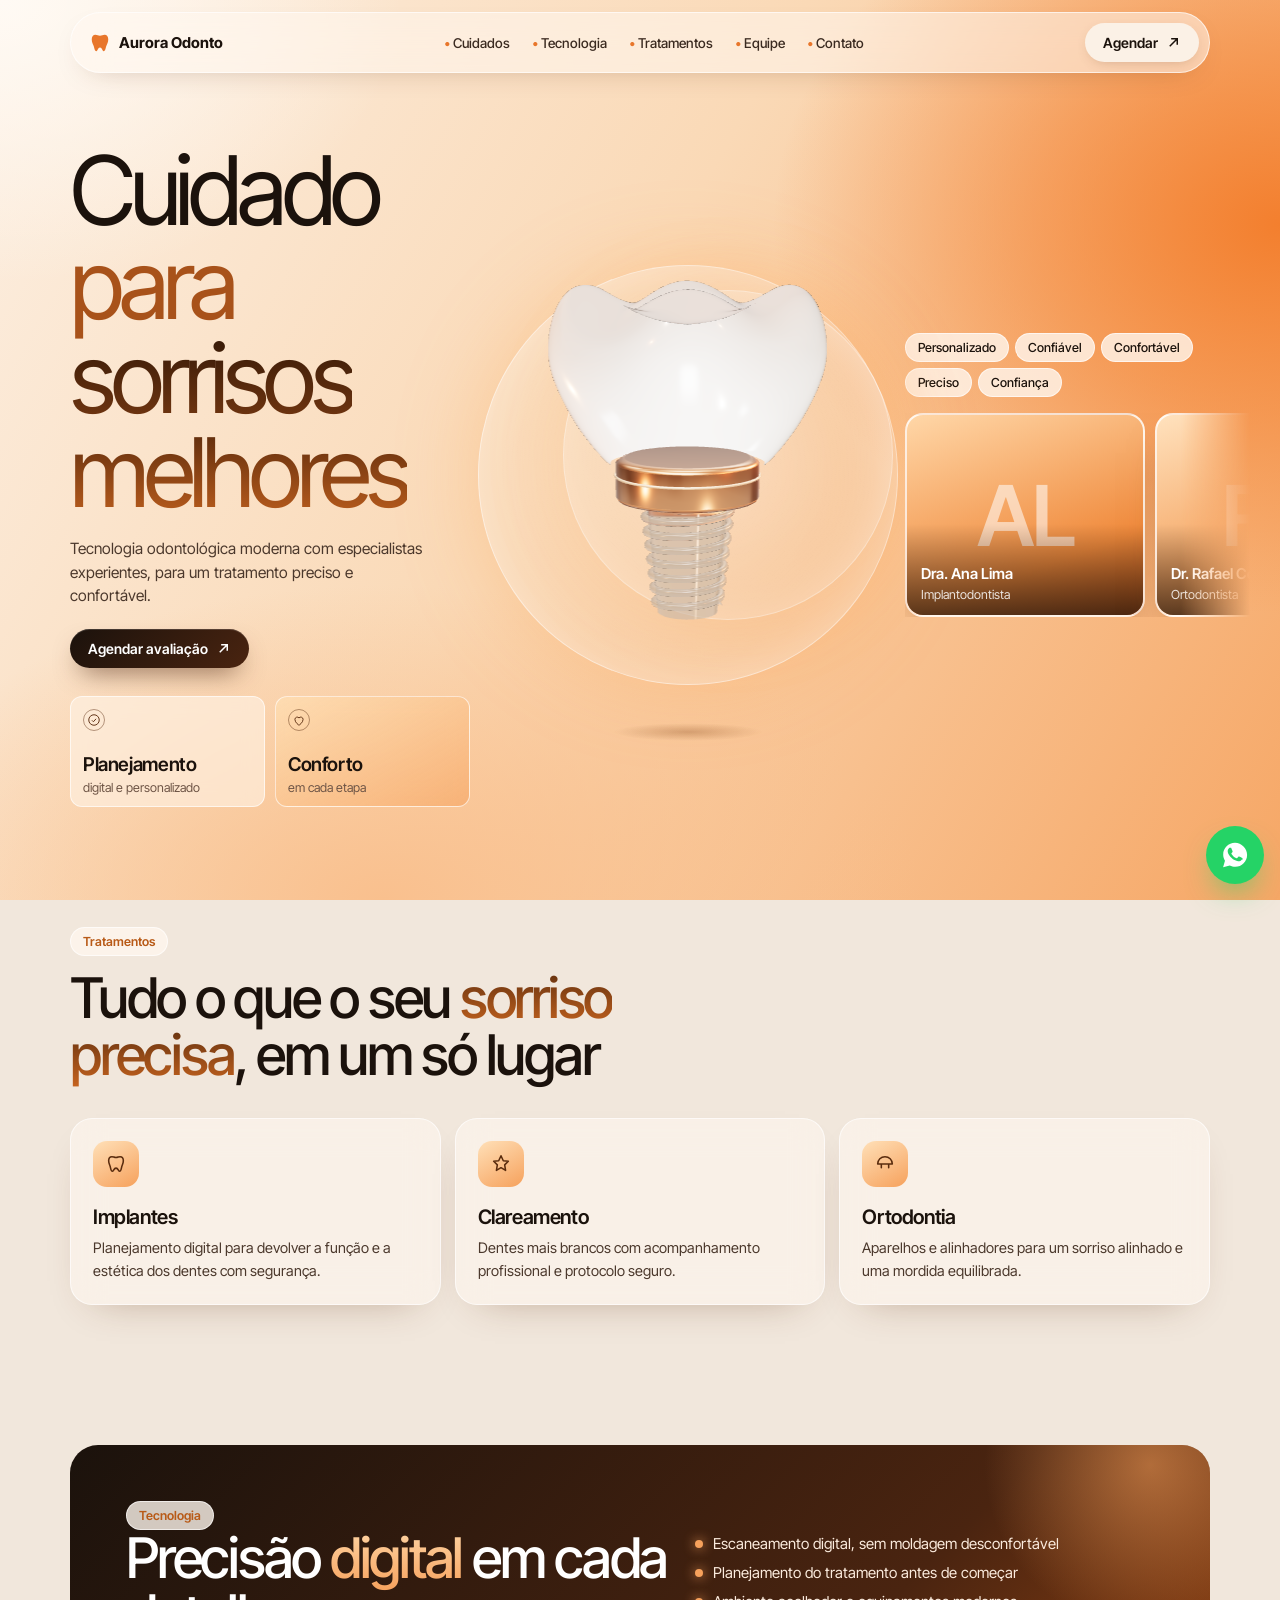
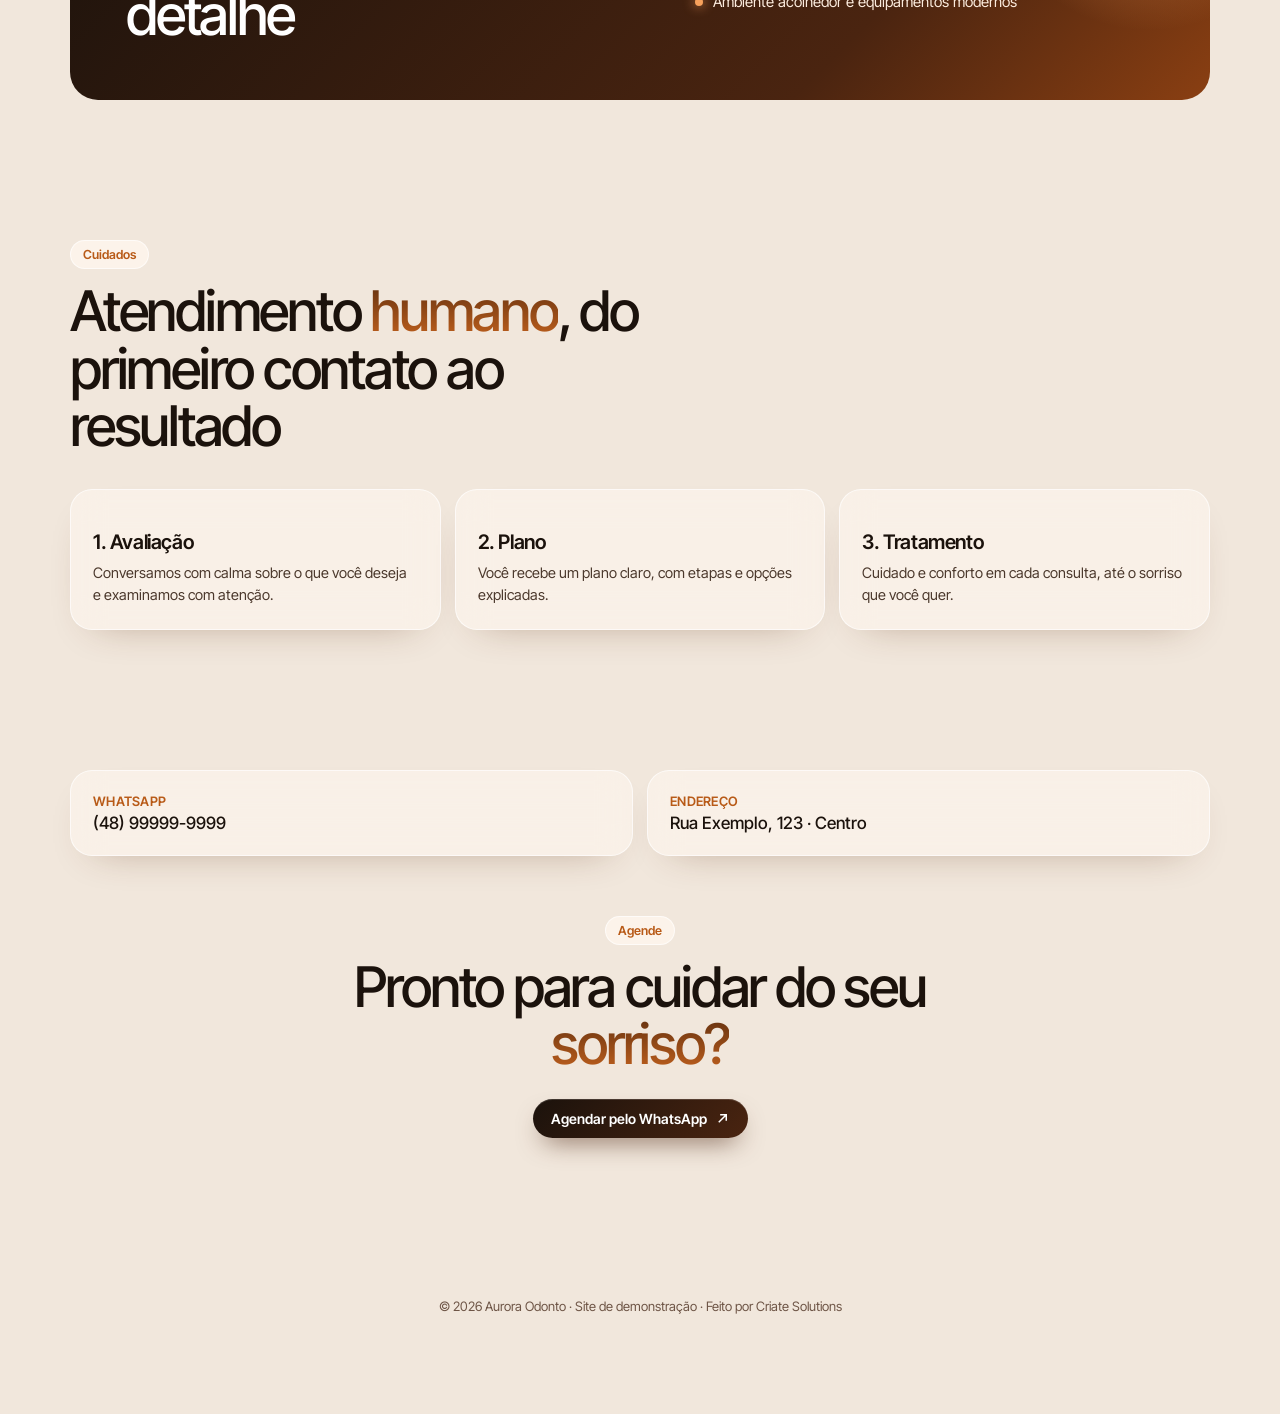
<file: modelo-4/index.html>
<!DOCTYPE html>
<html lang="pt-BR">
<head>
<meta charset="UTF-8">
<meta name="color-scheme" content="only light">
<meta name="viewport" content="width=device-width, initial-scale=1.0">
<title>Clínica Aurora Odonto | Cuidado para sorrisos melhores</title>
<meta name="description" content="Tecnologia odontológica moderna com especialistas experientes, para um tratamento preciso e confortável. Agende sua avaliação pelo WhatsApp.">
<meta name="theme-color" content="#F6A15C">
<link rel="preconnect" href="https://fonts.googleapis.com">
<link rel="preconnect" href="https://fonts.gstatic.com" crossorigin>
<link href="https://fonts.googleapis.com/css2?family=Inter+Tight:wght@400;500;600;700&display=swap" rel="stylesheet">
<style>
:root{color-scheme:only light}
:root{
  --ink:#1B120C; --brown:#5A2C0E; --org:#E8762B; --org2:#F6A15C; --peach:#FFE2C2; --cream:#FBF1E6;
  --glass:rgba(255,248,240,.55); --line:rgba(255,255,255,.65); --mut:#6E5546;
  --mola:cubic-bezier(.22,1.2,.36,1); --suave:cubic-bezier(.2,.8,.2,1);
}
*{box-sizing:border-box;margin:0}
html{scroll-behavior:smooth}
body{font-family:"Inter Tight",system-ui,sans-serif;color:var(--ink);background:#F1E7DC;overflow-x:hidden;-webkit-font-smoothing:antialiased}
a{color:inherit;text-decoration:none}
.bg{position:fixed;inset:0;z-index:-1;background:
  radial-gradient(60% 50% at 85% 10%,#F79A4E 0%,transparent 70%),
  radial-gradient(50% 45% at 10% 0%,#FFF6EC 0%,transparent 70%),
  radial-gradient(70% 60% at 70% 100%,#F7B27A 0%,transparent 70%),
  linear-gradient(160deg,#F7EDE3,#F3D9BF 60%,#EFC29A)}
.wrap{max-width:1180px;margin:0 auto;padding:0 20px}

/* topo */
header{position:sticky;top:12px;z-index:20;margin-top:12px}
.nav{display:flex;align-items:center;justify-content:space-between;gap:16px;padding:10px 10px 10px 18px;border-radius:999px;background:var(--glass);border:1px solid var(--line);backdrop-filter:blur(18px);-webkit-backdrop-filter:blur(18px);box-shadow:0 10px 30px -18px rgba(90,44,14,.35)}
.logo{display:flex;align-items:center;gap:8px;font-weight:700;font-size:15px}
.logo svg{width:22px;height:22px}
.menu{display:none;gap:22px;font-size:13.5px;font-weight:500;color:#3a2a20}
.menu a::before{content:"• ";color:var(--org)}
.menu a{transition:color .2s}.menu a:hover{color:var(--org)}
.pill{display:inline-flex;align-items:center;gap:8px;padding:11px 18px;border-radius:999px;font-weight:600;font-size:14px;transition:transform .3s var(--mola),box-shadow .3s}
.pill:active{transform:scale(.96)}
.pill svg{width:15px;height:15px;transition:transform .3s var(--mola)}
.pill:hover svg{transform:translate(2px,-2px)}
.pill.claro{background:var(--cream);box-shadow:0 4px 14px -6px rgba(90,44,14,.3)}
.pill.escuro{background:linear-gradient(135deg,#1B120C,#4A2410);color:#fff;box-shadow:0 12px 26px -10px rgba(74,36,16,.7),inset 0 1px 0 rgba(255,255,255,.15)}
@media(min-width:900px){.menu{display:flex}}

/* hero */
.hero{position:relative;display:grid;gap:26px;padding:40px 0 30px}
h1{font-size:clamp(48px,12vw,96px);line-height:.98;letter-spacing:-.045em;font-weight:500}
h1 .g{background:linear-gradient(180deg,#5A2C0E 10%,#C9651F 95%);-webkit-background-clip:text;background-clip:text;color:transparent}
h1 .o{color:#B85A17}
.sub{max-width:360px;margin-top:18px;font-size:15.5px;line-height:1.5;color:#4b382c}
.hero .pill.escuro{margin-top:22px}
.stats{display:grid;grid-template-columns:1fr 1fr;gap:10px;margin-top:28px;max-width:400px}
.stat{padding:14px;border-radius:16px;border:1px solid var(--line);background:rgba(255,244,230,.6);backdrop-filter:blur(10px);-webkit-backdrop-filter:blur(10px)}
.stat.lar{background:linear-gradient(150deg,rgba(255,224,180,.7),rgba(246,161,92,.55))}
.stat svg{width:20px;height:20px;stroke:#5A2C0E;fill:none;stroke-width:1.6}
.stat b{display:block;font-size:19px;font-weight:600;letter-spacing:-.02em;margin-top:18px}
.stat small{font-size:12.5px;color:var(--mut)}

.palco{position:relative;display:grid;place-items:center;min-height:330px}
.anel{position:absolute;width:300px;height:300px;border-radius:50%;border:1px solid rgba(255,255,255,.55);box-shadow:inset 0 0 60px rgba(255,255,255,.35),0 0 80px rgba(255,170,90,.35)}
.anel.a2{width:240px;height:240px;transform:translate(40px,-20px);opacity:.7}
.dente{position:relative;width:220px;filter:drop-shadow(0 40px 40px rgba(120,55,10,.35));animation:flutua 6s ease-in-out infinite}
.sombra{position:absolute;bottom:14px;width:150px;height:18px;border-radius:50%;background:radial-gradient(rgba(120,55,10,.28),transparent 70%);animation:sombra 6s ease-in-out infinite}
@keyframes flutua{50%{transform:translateY(-14px) rotate(-2deg)}}
@keyframes sombra{50%{transform:scale(.85);opacity:.6}}

.lado{display:grid;gap:16px;align-content:end}
.chips{display:flex;flex-wrap:wrap;gap:6px}
.chips span{padding:6px 12px;border-radius:999px;background:rgba(255,247,238,.8);border:1px solid var(--line);font-size:12.5px;font-weight:500}
.doutora{position:relative;overflow:hidden;border-radius:18px;border:2px solid rgba(255,255,255,.8);aspect-ratio:4/3.4;max-width:300px;background:linear-gradient(160deg,#FFD7A8,#F08A3C 70%,#C25A1A);box-shadow:0 20px 40px -20px rgba(120,55,10,.6)}
.doutora .mono{position:absolute;inset:0;display:grid;place-items:center;font-size:84px;font-weight:600;color:rgba(255,255,255,.55);letter-spacing:-.04em}
.doutora .info{position:absolute;left:0;right:0;bottom:0;padding:40px 14px 12px;background:linear-gradient(transparent,rgba(27,18,12,.7));color:#fff}
.doutora b{display:block;font-size:15px;font-weight:600}.doutora small{font-size:12.5px;opacity:.85}
@media(min-width:900px){
  .hero{grid-template-columns:1.05fr 1fr .8fr;align-items:center;padding:70px 0 50px;min-height:640px}
  .palco{min-height:520px}.dente{width:300px}.anel{width:420px;height:420px}.anel.a2{width:330px;height:330px}
}

/* seções */
section{padding:70px 0}
.eti{display:inline-block;padding:6px 12px;border-radius:999px;background:rgba(255,247,238,.8);border:1px solid var(--line);font-size:12.5px;font-weight:600;color:#B85A17}
h2{font-size:clamp(34px,7vw,56px);letter-spacing:-.04em;line-height:1.02;font-weight:500;margin-top:14px;max-width:640px}
h2 .g{background:linear-gradient(180deg,#5A2C0E,#C9651F);-webkit-background-clip:text;background-clip:text;color:transparent}
.grade{display:grid;gap:14px;margin-top:34px}
@media(min-width:720px){.grade{grid-template-columns:repeat(3,1fr)}}
.card{padding:22px;border-radius:22px;background:var(--glass);border:1px solid var(--line);backdrop-filter:blur(16px);-webkit-backdrop-filter:blur(16px);box-shadow:0 16px 40px -26px rgba(90,44,14,.45);transition:transform .4s var(--mola),box-shadow .4s}
.card:hover{transform:translateY(-6px);box-shadow:0 26px 50px -26px rgba(90,44,14,.55)}
.card .ic{width:46px;height:46px;border-radius:14px;display:grid;place-items:center;background:linear-gradient(150deg,#FFE0B8,#F6A15C)}
.card .ic svg{width:22px;height:22px;stroke:#5A2C0E;fill:none;stroke-width:1.7;stroke-linecap:round;stroke-linejoin:round}
.card h3{font-size:20px;font-weight:600;letter-spacing:-.02em;margin-top:18px}
.card p{font-size:14.5px;line-height:1.55;color:#4b382c;margin-top:8px}

.faixa{display:grid;gap:18px;padding:34px;border-radius:28px;background:linear-gradient(135deg,#1B120C,#4A2410 70%,#8A3F12);color:#FBEBDD;position:relative;overflow:hidden}
.faixa::after{content:"";position:absolute;width:360px;height:360px;border-radius:50%;right:-120px;top:-160px;background:radial-gradient(#F6A15C,transparent 65%);opacity:.55}
.faixa h2{color:#fff;margin-top:0}.faixa h2 .g{background:linear-gradient(180deg,#FFD7A8,#F6A15C);-webkit-background-clip:text;background-clip:text}
.faixa ul{list-style:none;padding:0;display:grid;gap:10px;position:relative;z-index:1}
.faixa li{display:flex;gap:10px;align-items:center;font-size:15px}
.faixa li::before{content:"";width:8px;height:8px;border-radius:50%;background:#F6A15C;box-shadow:0 0 12px #F6A15C}
@media(min-width:900px){.faixa{grid-template-columns:1.2fr 1fr;align-items:center;padding:56px}}

.contato{display:grid;gap:14px}
@media(min-width:900px){.contato{grid-template-columns:1fr 1fr}}
.contato .card b{display:block;font-size:13px;color:#B85A17;font-weight:600;letter-spacing:.02em}
.contato .card span{display:block;font-size:17px;font-weight:500;margin-top:4px}
.contato .card+.card{margin-top:0}
.cta-final{text-align:center;padding:60px 20px}
.cta-final h2{margin:14px auto 0}
.cta-final .pill{margin-top:26px}

footer{padding:30px 0 100px;text-align:center;font-size:13px;color:var(--mut)}

.whats{position:fixed;right:16px;bottom:16px;z-index:30;width:58px;height:58px;border-radius:50%;display:grid;place-items:center;background:#25D366;box-shadow:0 14px 30px -10px rgba(37,211,102,.7);transition:transform .3s var(--mola)}
.whats:active{transform:scale(.92)}
.whats svg{width:30px;height:30px;fill:#fff}

/* entrada suave */
.rev{opacity:0;transform:translateY(26px);transition:opacity .8s var(--suave),transform .8s var(--suave);transition-delay:var(--d,0s)}
.rev.on{opacity:1;transform:none}
@media (prefers-reduced-motion:reduce){*{animation:none!important;transition:none!important}.rev{opacity:1;transform:none}}

/* ===== ajustes: mais fiel à referência ===== */
.bg{background:
  radial-gradient(55% 60% at 100% 25%,#F37F2E 0%,rgba(243,127,46,.55) 35%,transparent 72%),
  radial-gradient(45% 45% at 0% 0%,#FFFAF4 0%,transparent 70%),
  radial-gradient(60% 50% at 30% 100%,#F9C08E 0%,transparent 70%),
  linear-gradient(120deg,#FCEFE2 0%,#FAD9B6 45%,#F6A766 100%)}
h1{font-weight:400;letter-spacing:-.055em}
h1 .o{color:#A8521A;background:none}
h1 .g1{background:linear-gradient(180deg,#3B1C08 20%,#7A3A12 100%);-webkit-background-clip:text;background-clip:text;color:transparent}
h1 .g2{background:linear-gradient(180deg,#5A2A0C 10%,#C6631F 100%);-webkit-background-clip:text;background-clip:text;color:transparent}
.palco{min-height:380px}
.d3{position:absolute;inset:-10% -20%;z-index:1;opacity:0;transition:opacity 1s var(--suave)}
.d3.pronto{opacity:1}
.d3 canvas{width:100%!important;height:100%!important;display:block}
.dente.reserva{display:none}
body.sem3d .dente.reserva{display:block}
.anel{background:radial-gradient(circle,rgba(255,255,255,.18),transparent 65%)}
.stat{border-radius:12px;padding:12px 12px 10px}
.stat svg{width:22px;height:22px;padding:3px;border:1px solid rgba(90,44,14,.45);border-radius:50%}
.eq{display:flex;gap:10px;margin-right:-20px;overflow:hidden;-webkit-mask-image:linear-gradient(90deg,#000 80%,transparent);mask-image:linear-gradient(90deg,#000 80%,transparent)}
.eq .doutora{flex:0 0 240px;max-width:none}
.doutora.d2{background:linear-gradient(160deg,#FFE2BE,#F39A52 70%,#CF6A24)}
@media(min-width:900px){.palco{min-height:560px}.eq{margin-right:-40px}}
</style>
<script>
if(/debug/.test(location.search)){window.__errs=[];addEventListener('error',e=>__errs.push((e.message||'')+' '+((e.target&&e.target.src)||e.filename||'')),true);addEventListener('unhandledrejection',e=>__errs.push(String(e.reason)));
addEventListener('load',()=>setTimeout(()=>{let g2=null,g1=null,r='-';try{g2=document.createElement('canvas').getContext('webgl2');g1=document.createElement('canvas').getContext('webgl');const g=g2||g1;const x=g&&g.getExtension('WEBGL_debug_renderer_info');r=g?(x?g.getParameter(x.UNMASKED_RENDERER_WEBGL):g.getParameter(g.RENDERER)):'nenhuma'}catch(e){r='erro: '+e.message}
const d=document.getElementById('dente3d'),b=document.createElement('pre');b.style.cssText='position:fixed;left:8px;right:8px;top:84px;z-index:99;background:#111;color:#7CFC9A;font:12px/1.45 monospace;padding:12px;border-radius:12px;white-space:pre-wrap;word-break:break-word';
b.textContent=['Navegador: '+navigator.userAgent,'WebGL2: '+!!g2+' · WebGL1: '+!!g1,'GPU: '+r,'Canvas 3D na página: '+!!(d&&d.querySelector('canvas')),'3D pronto: '+!!(d&&d.classList.contains('pronto')),'Desenho 2D reserva ativo: '+document.body.classList.contains('sem3d'),'Sistema em modo escuro: '+matchMedia('(prefers-color-scheme: dark)').matches,'Erros: '+(__errs.join(' | ')||'nenhum')].join('\n');document.body.appendChild(b)},6000))}
</script>
</head>
<body>
<div class="bg" aria-hidden="true"></div>

<div class="wrap">
<header>
  <nav class="nav" aria-label="Principal">
    <a class="logo" href="#topo"><svg viewBox="0 0 24 24" aria-hidden="true"><path d="M7 3c-2.5 0-4 2-4 5 0 3 1 5 2 7 .8 1.8 1 6 3 6 1.6 0 1.6-4 4-4s2.4 4 4 4c2 0 2.2-4.2 3-6 1-2 2-4 2-7 0-3-1.5-5-4-5-2 0-3 1-5 1S9 3 7 3z" fill="#E8762B"/></svg>Aurora Odonto</a>
    <div class="menu"><a href="#cuidados">Cuidados</a><a href="#tecnologia">Tecnologia</a><a href="#tratamentos">Tratamentos</a><a href="#equipe">Equipe</a><a href="#contato">Contato</a></div>
    <a class="pill claro" href="https://wa.me/5548999999999?text=Ol%C3%A1!%20Gostaria%20de%20agendar%20uma%20avalia%C3%A7%C3%A3o." target="_blank" rel="noopener">Agendar <svg viewBox="0 0 16 16" fill="none" stroke="currentColor" stroke-width="1.6" aria-hidden="true"><path d="M4 12L12 4M5.5 4H12v6.5"/></svg></a>
  </nav>
</header>

<main id="topo">
<div class="hero">
  <div>
    <h1 class="rev">Cuidado <span class="o">para</span><br><span class="g g1">sorrisos</span><br><span class="g g2">melhores</span></h1>
    <p class="sub rev" style="--d:.12s">Tecnologia odontológica moderna com especialistas experientes, para um tratamento preciso e confortável.</p>
    <a class="pill escuro rev" style="--d:.2s" href="https://wa.me/5548999999999?text=Ol%C3%A1!%20Gostaria%20de%20agendar%20uma%20avalia%C3%A7%C3%A3o." target="_blank" rel="noopener">Agendar avaliação <svg viewBox="0 0 16 16" fill="none" stroke="currentColor" stroke-width="1.6" aria-hidden="true"><path d="M4 12L12 4M5.5 4H12v6.5"/></svg></a>
    <div class="stats rev" style="--d:.3s">
      <div class="stat"><svg viewBox="0 0 24 24" aria-hidden="true"><circle cx="12" cy="12" r="9"/><path d="M8.5 12.5l2.5 2.5 4.5-5"/></svg><b>Planejamento</b><small>digital e personalizado</small></div>
      <div class="stat lar"><svg viewBox="0 0 24 24" aria-hidden="true"><path d="M12 21s-7-4.5-7-10a4 4 0 017-2.6A4 4 0 0119 11c0 5.5-7 10-7 10z"/></svg><b>Conforto</b><small>em cada etapa</small></div>
    </div>
  </div>

  <div class="palco" aria-hidden="true">
    <div class="anel"></div><div class="anel a2"></div>
    <div id="dente3d" class="d3"></div>
    <svg class="dente reserva" viewBox="0 0 200 250">
      <defs>
        <radialGradient id="esm" cx="35%" cy="28%" r="80%"><stop offset="0" stop-color="#FFFFFF"/><stop offset=".55" stop-color="#F4F1EE"/><stop offset="1" stop-color="#D9CFC6"/></radialGradient>
        <linearGradient id="ouro" x1="0" x2="1"><stop offset="0" stop-color="#8A4A1C"/><stop offset=".3" stop-color="#F2C08A"/><stop offset=".55" stop-color="#B5672A"/><stop offset=".8" stop-color="#F7CF9E"/><stop offset="1" stop-color="#7A3D14"/></linearGradient>
        <linearGradient id="vidro" x1="0" x2="1"><stop offset="0" stop-color="#F6C9A0" stop-opacity=".25"/><stop offset=".5" stop-color="#FFF" stop-opacity=".55"/><stop offset="1" stop-color="#E8955A" stop-opacity=".3"/></linearGradient>
        <filter id="blur"><feGaussianBlur stdDeviation="6"/></filter>
      </defs>
      <path d="M36 74C34 36 64 20 84 33c8 5 24 5 32 0 20-13 50 3 48 41-1 34-14 56-26 76H62C50 130 37 108 36 74z" fill="url(#esm)"/>
      <ellipse cx="72" cy="58" rx="22" ry="12" fill="#fff" opacity=".9" filter="url(#blur)"/>
      <path d="M128 50c10 4 16 16 14 32" stroke="#fff" stroke-width="5" stroke-linecap="round" fill="none" opacity=".7"/>
      <rect x="60" y="148" width="80" height="30" rx="7" fill="url(#ouro)"/>
      <rect x="60" y="152" width="80" height="3" fill="#fff" opacity=".35"/>
      <path d="M70 180h60l-8 56H78z" fill="url(#vidro)" stroke="#fff" stroke-opacity=".6"/>
      <g stroke="#fff" stroke-opacity=".7" stroke-width="2"><path d="M71 190h58M73 202h54M75 214h50M77 226h46"/></g>
    </svg>
    <div class="sombra"></div>
  </div>

  <div class="lado">
    <div class="chips rev" style="--d:.25s"><span>Personalizado</span><span>Confiável</span><span>Confortável</span><span>Preciso</span><span>Confiança</span></div>
    <div class="eq rev" style="--d:.35s" id="equipe"><div class="doutora"><div class="mono">AL</div><div class="info"><b>Dra. Ana Lima</b><small>Implantodontista</small></div></div><div class="doutora d2"><div class="mono">RC</div><div class="info"><b>Dr. Rafael Costa</b><small>Ortodontista</small></div></div></div>
  </div>
</div>

<section id="tratamentos">
  <span class="eti rev">Tratamentos</span>
  <h2 class="rev" style="--d:.08s">Tudo o que o seu <span class="g">sorriso precisa</span>, em um só lugar</h2>
  <div class="grade">
    <div class="card rev"><div class="ic"><svg viewBox="0 0 24 24"><path d="M7.5 4C5 4 4 6 4 8.5c0 2.5 1 4 1.6 6 .6 2 .8 5.5 2.4 5.5 1.4 0 1.5-3.5 4-3.5s2.6 3.5 4 3.5c1.6 0 1.8-3.5 2.4-5.5.6-2 1.6-3.5 1.6-6C20 6 19 4 16.5 4 14.8 4 14 5 12 5S9.2 4 7.5 4z"/></svg></div><h3>Implantes</h3><p>Planejamento digital para devolver a função e a estética dos dentes com segurança.</p></div>
    <div class="card rev" style="--d:.1s"><div class="ic"><svg viewBox="0 0 24 24"><path d="M12 3l2.5 5.5L20 9l-4 4 1 6-5-3-5 3 1-6-4-4 5.5-.5z"/></svg></div><h3>Clareamento</h3><p>Dentes mais brancos com acompanhamento profissional e protocolo seguro.</p></div>
    <div class="card rev" style="--d:.2s"><div class="ic"><svg viewBox="0 0 24 24"><path d="M4 12h16M4 12a8 8 0 0116 0M8 12v4M16 12v4"/></svg></div><h3>Ortodontia</h3><p>Aparelhos e alinhadores para um sorriso alinhado e uma mordida equilibrada.</p></div>
  </div>
</section>

<section id="tecnologia">
  <div class="faixa">
    <div><span class="eti rev">Tecnologia</span><h2 class="rev" style="--d:.08s">Precisão <span class="g">digital</span> em cada detalhe</h2></div>
    <ul class="rev" style="--d:.16s"><li>Escaneamento digital, sem moldagem desconfortável</li><li>Planejamento do tratamento antes de começar</li><li>Ambiente acolhedor e equipamentos modernos</li></ul>
  </div>
</section>

<section id="cuidados">
  <span class="eti rev">Cuidados</span>
  <h2 class="rev" style="--d:.08s">Atendimento <span class="g">humano</span>, do primeiro contato ao resultado</h2>
  <div class="grade">
    <div class="card rev"><h3>1. Avaliação</h3><p>Conversamos com calma sobre o que você deseja e examinamos com atenção.</p></div>
    <div class="card rev" style="--d:.1s"><h3>2. Plano</h3><p>Você recebe um plano claro, com etapas e opções explicadas.</p></div>
    <div class="card rev" style="--d:.2s"><h3>3. Tratamento</h3><p>Cuidado e conforto em cada consulta, até o sorriso que você quer.</p></div>
  </div>
</section>

<section id="contato">
  <div class="contato">
    <div class="card rev"><b>WHATSAPP</b><span>(48) 99999-9999</span></div>
    <div class="card rev" style="--d:.1s"><b>ENDEREÇO</b><span>Rua Exemplo, 123 · Centro</span></div>
  </div>
  <div class="cta-final">
    <span class="eti rev">Agende</span>
    <h2 class="rev" style="--d:.08s">Pronto para cuidar do seu <span class="g">sorriso?</span></h2>
    <a class="pill escuro rev" style="--d:.16s" href="https://wa.me/5548999999999?text=Ol%C3%A1!%20Gostaria%20de%20agendar%20uma%20avalia%C3%A7%C3%A3o." target="_blank" rel="noopener">Agendar pelo WhatsApp <svg viewBox="0 0 16 16" fill="none" stroke="currentColor" stroke-width="1.6" aria-hidden="true"><path d="M4 12L12 4M5.5 4H12v6.5"/></svg></a>
  </div>
</section>
</main>

<footer>© 2026 Aurora Odonto · Site de demonstração · Feito por Criate Solutions</footer>
</div>

<a class="whats" href="https://wa.me/5548999999999?text=Ol%C3%A1!%20Gostaria%20de%20agendar%20uma%20avalia%C3%A7%C3%A3o." target="_blank" rel="noopener" aria-label="Falar no WhatsApp"><svg viewBox="0 0 32 32" aria-hidden="true"><path d="M16 3C9 3 3.4 8.6 3.4 15.5c0 2.4.7 4.7 1.9 6.6L3.3 29l7.1-1.9c1.8 1 3.8 1.5 5.9 1.5 7 0 12.6-5.6 12.6-12.6S23 3 16 3zm7.3 17.8c-.3.9-1.8 1.7-2.5 1.8-.6.1-1.5.1-2.4-.2-.5-.2-1.3-.4-2.2-.8-3.8-1.6-6.3-5.5-6.5-5.7-.2-.3-1.5-2-1.5-3.9s1-2.8 1.3-3.2c.4-.4.8-.5 1-.5h.8c.2 0 .6-.1.9.7.3.8 1.1 2.7 1.2 2.9.1.2.2.4 0 .7-.1.3-.2.4-.4.7l-.6.7c-.2.2-.4.4-.2.8.2.4 1 1.7 2.2 2.7 1.5 1.3 2.8 1.7 3.2 1.9.4.2.6.2.8-.1.2-.3 1-1.1 1.2-1.5.3-.4.5-.3.9-.2.4.1 2.3 1.1 2.7 1.3.4.2.7.3.8.5.1.1.1 1-.2 1.9z"/></svg></a>

<script type="module" src="/modelo-4/js/dente3d.js" onerror="document.body.classList.add('sem3d')"></script>
<script>
(()=>{try{const c=document.createElement('canvas');if(!(c.getContext('webgl2')||c.getContext('webgl')))document.body.classList.add('sem3d')}catch(e){document.body.classList.add('sem3d')}})();
const io=new IntersectionObserver(es=>es.forEach(e=>{if(e.isIntersecting){e.target.classList.add('on');io.unobserve(e.target)}}),{threshold:.12});
document.querySelectorAll('.rev').forEach(el=>io.observe(el));
</script>
</body>
</html>
</file>
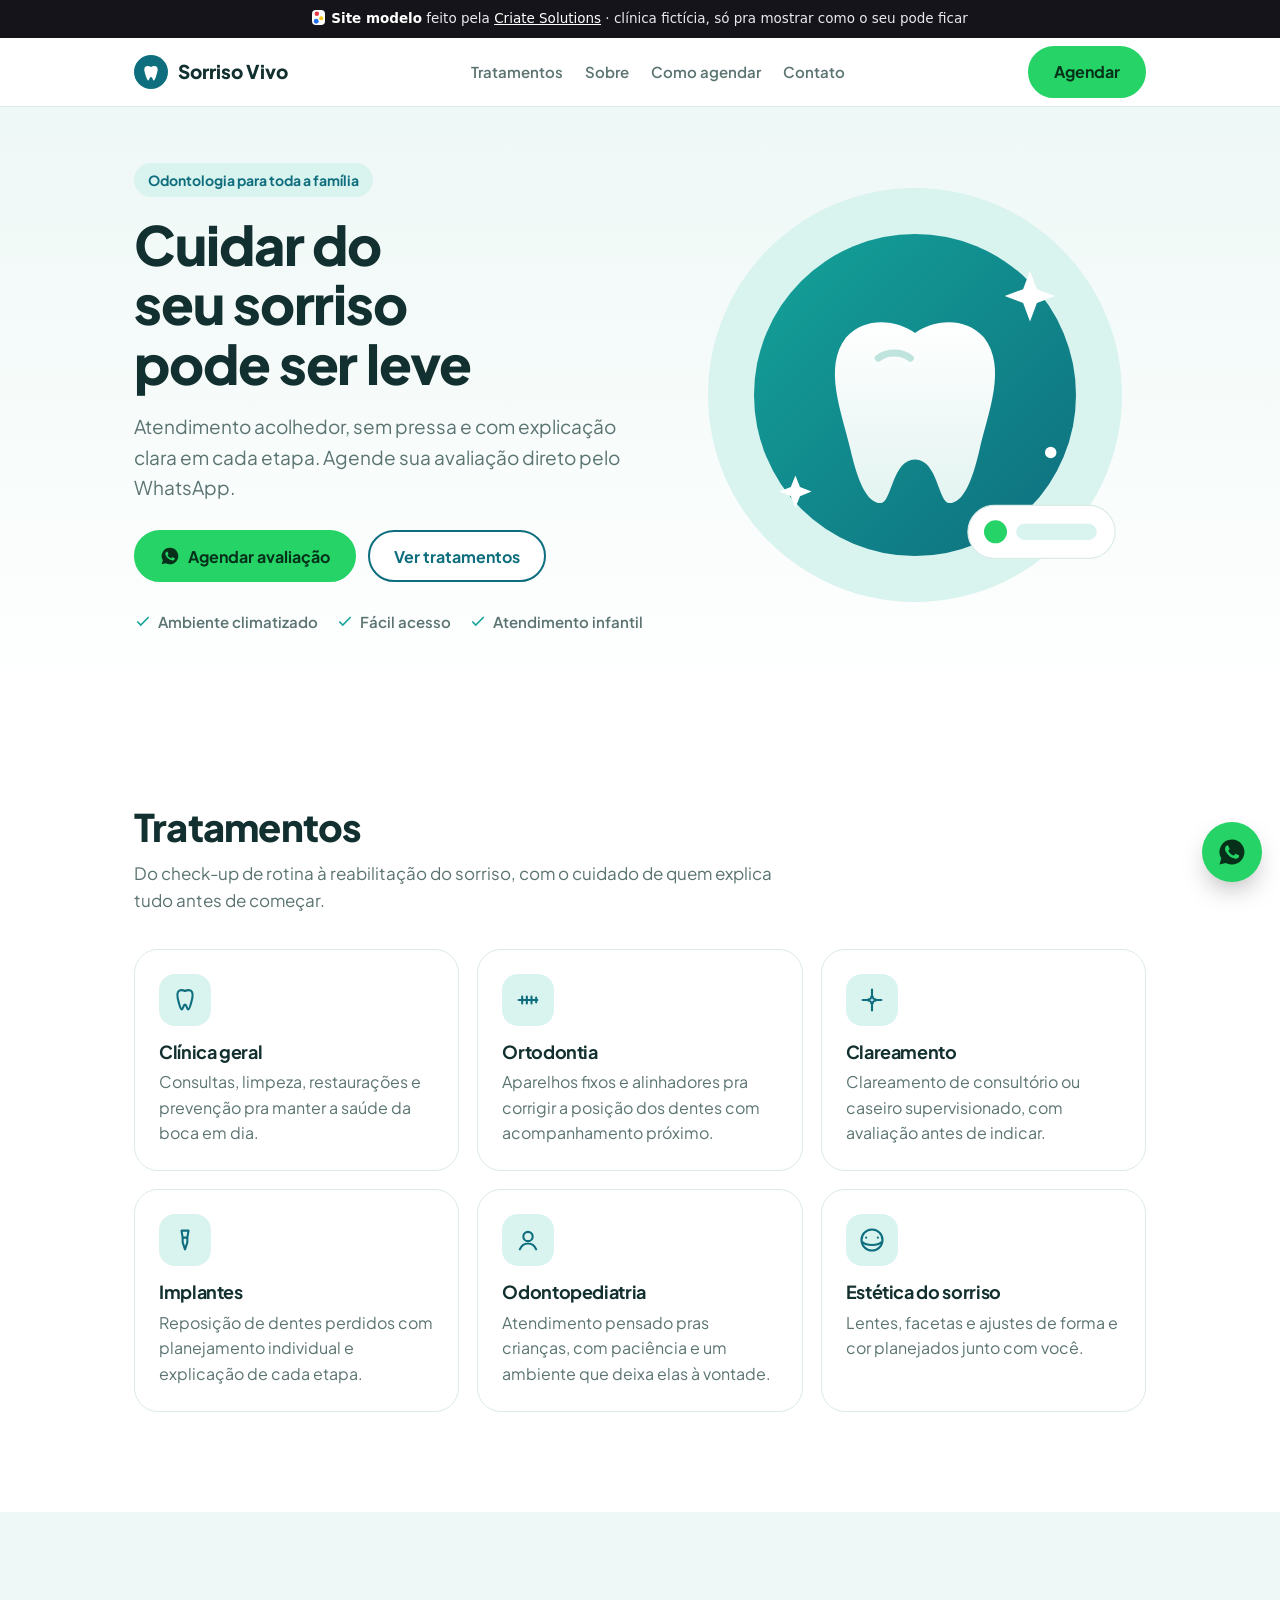
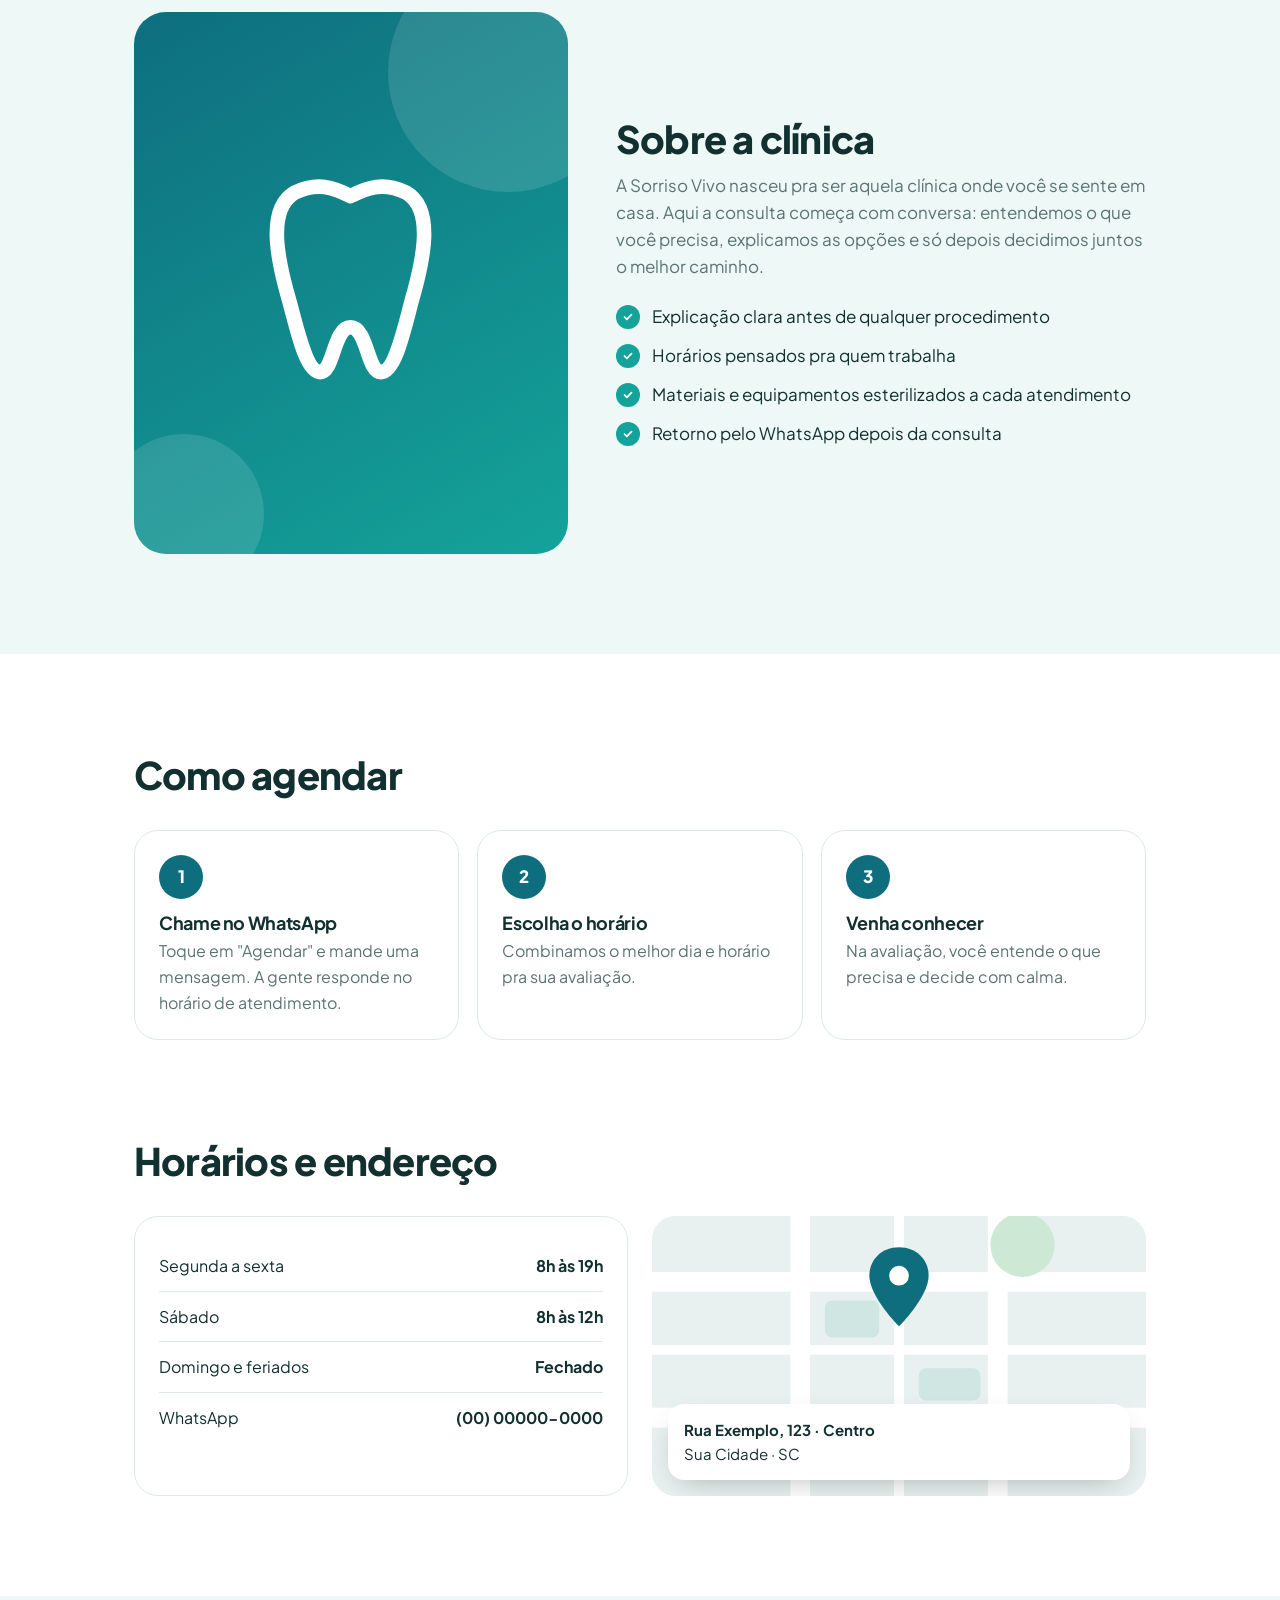
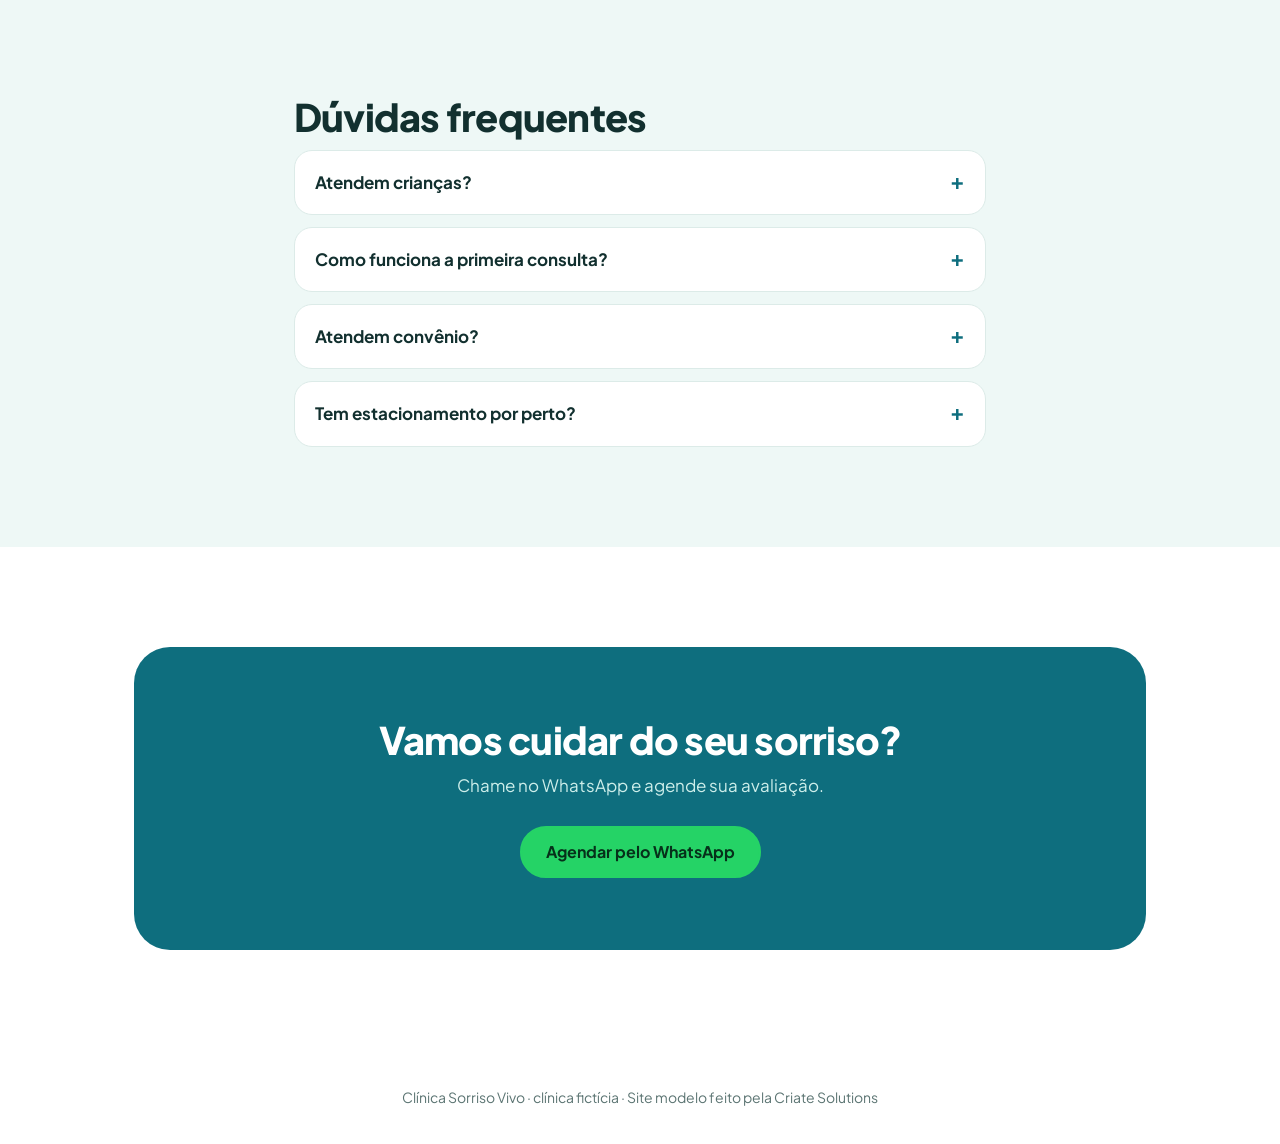
<file: modelo/index.html>
<!DOCTYPE html>
<html lang="pt-BR">
<head>
<meta charset="utf-8">
<meta name="color-scheme" content="only light">
<meta name="viewport" content="width=device-width,initial-scale=1">
<meta name="robots" content="noindex">
<title>Clínica Sorriso Vivo · Site modelo</title>
<link rel="preconnect" href="https://fonts.googleapis.com">
<link href="https://fonts.googleapis.com/css2?family=Plus+Jakarta+Sans:wght@400;500;600;700;800&display=swap" rel="stylesheet">
<style>
/* VOICE: acolhedor e limpo, como uma boa recepção de clínica
   IDEA: o site de uma clínica odontológica de bairro bem cuidada, pronto pra paciente agendar pelo WhatsApp
   PICTURE: um sorriso ilustrado grande no topo, com formas suaves de luz, sem fotos de baixa qualidade
   COLOUR and TYPE: branco, azul-petróleo #0e6e7e, menta clara #d9f3ef, coral suave no detalhe; Plus Jakarta Sans
   LAYOUT: barra de aviso, menu, hero, tratamentos, sobre, como agendar, horários e endereço, dúvidas, chamada final */
:root{color-scheme:only light;--ink:#12302f;--mut:#5b7472;--pri:#0e6e7e;--pri2:#14a39a;--soft:#eef8f6;--mint:#d9f3ef;--line:#dcebe8;--acc:#ff8a65}
*{box-sizing:border-box;min-width:0}
body{margin:0;font:17px/1.6 "Plus Jakarta Sans",system-ui,sans-serif;color:var(--ink);background:#fff;overflow-x:clip}
h1,h2,h3{margin:0;letter-spacing:-.02em;line-height:1.1;text-wrap:balance}
h1{font-size:clamp(34px,7.5vw,54px);font-weight:800}
h2{font-size:clamp(26px,5vw,38px);font-weight:800}
h3{font-size:18px;font-weight:700}
a{color:inherit}
.wrap{max-width:1140px;margin:0 auto;padding:0 max(5vw,18px)}
.band{padding:clamp(56px,8vw,100px) 0}
.aviso{background:#14141A;color:#e9e9f0;font-family:Inter,system-ui,sans-serif;font-size:13.5px;text-align:center;padding:8px 16px}
.aviso b{color:#fff}
nav{position:sticky;top:0;z-index:5;background:rgba(255,255,255,.92);backdrop-filter:blur(10px);border-bottom:1px solid var(--line)}
nav .wrap{display:flex;align-items:center;justify-content:space-between;height:68px;gap:16px}
.logo{display:flex;align-items:center;gap:10px;font-weight:800;font-size:19px;text-decoration:none}
.logo svg{width:34px;height:34px}
.links{display:flex;gap:22px;font-weight:600;font-size:15px}
.links a{text-decoration:none;color:var(--mut)}.links a:hover{color:var(--pri)}
.btn{font:700 16px "Plus Jakarta Sans",sans-serif;display:inline-flex;align-items:center;justify-content:center;gap:8px;min-height:52px;padding:0 24px;border-radius:999px;text-decoration:none;border:2px solid var(--pri);color:var(--pri);background:#fff;cursor:pointer}
.btn.pri{background:var(--pri);color:#fff}
.btn.wa{background:#25d366;border-color:#25d366;color:#06301a}
.btn svg{width:20px;height:20px}
.btn:focus-visible,summary:focus-visible{outline:3px solid var(--pri2);outline-offset:3px}
.hero{background:linear-gradient(180deg,var(--soft),#fff);overflow:hidden}
.hero .wrap{display:grid;grid-template-columns:minmax(0,1.05fr) minmax(0,.95fr);gap:40px;align-items:center;padding-top:56px;padding-bottom:72px}
.tag{display:inline-block;background:var(--mint);color:var(--pri);font-weight:700;font-size:14px;padding:6px 14px;border-radius:99px;margin-bottom:18px}
.hero p{font-size:19px;color:var(--mut);margin:18px 0 28px;max-width:32em}
.cta{display:flex;gap:12px;flex-wrap:wrap}
.selos{display:flex;gap:18px;flex-wrap:wrap;margin-top:28px;font-size:15px;color:var(--mut);font-weight:600}
.selos span{display:flex;align-items:center;gap:6px}.selos svg{width:18px;height:18px;color:var(--pri2)}
.art{position:relative;aspect-ratio:1/1;max-width:460px;justify-self:center;width:100%}
.art svg{width:100%;height:100%}
.trat{display:grid;grid-template-columns:repeat(3,minmax(0,1fr));gap:18px;margin-top:34px}
.card{border:1px solid var(--line);border-radius:24px;padding:24px;background:#fff;transition:transform .2s,box-shadow .2s}
.card:hover{transform:translateY(-3px);box-shadow:0 18px 40px -22px rgba(14,110,126,.45)}
.ico{width:52px;height:52px;border-radius:16px;background:var(--mint);display:grid;place-items:center;margin-bottom:16px}
.ico svg{width:28px;height:28px;color:var(--pri)}
.card p{color:var(--mut);margin:8px 0 0;font-size:16px}
.sub{color:var(--mut);max-width:38em;margin:12px 0 0}
.sobre{display:grid;grid-template-columns:minmax(0,.9fr) minmax(0,1.1fr);gap:48px;align-items:center}
.quadro{border-radius:32px;background:linear-gradient(150deg,var(--pri),var(--pri2));aspect-ratio:4/5;display:grid;place-items:center;position:relative;overflow:hidden}
.quadro svg{width:62%;color:#fff}
.quadro i{position:absolute;border-radius:50%;background:rgba(255,255,255,.12)}
.lista{list-style:none;padding:0;margin:22px 0 0;display:grid;gap:12px}
.lista li{display:flex;gap:12px;align-items:flex-start}
.lista li::before{content:"";flex:none;width:24px;height:24px;margin-top:2px;border-radius:50%;background:var(--pri2) url("data:image/svg+xml,%3Csvg xmlns='http://www.w3.org/2000/svg' viewBox='0 0 24 24' fill='none' stroke='white' stroke-width='3' stroke-linecap='round' stroke-linejoin='round'%3E%3Cpath d='M6 12l4 4 8-8'/%3E%3C/svg%3E") center/14px no-repeat}
.passos{display:grid;grid-template-columns:repeat(3,minmax(0,1fr));gap:18px;margin-top:34px;counter-reset:p}
.passo{background:#fff;border-radius:24px;padding:24px;border:1px solid var(--line)}
.passo::before{counter-increment:p;content:counter(p);display:grid;place-items:center;width:44px;height:44px;border-radius:50%;background:var(--pri);color:#fff;font-weight:800;margin-bottom:14px}
.passo p{color:var(--mut);margin:6px 0 0;font-size:16px}
.info{display:grid;grid-template-columns:minmax(0,1fr) minmax(0,1fr);gap:24px;margin-top:34px}
.horas{border:1px solid var(--line);border-radius:24px;padding:24px}
.horas div{display:flex;justify-content:space-between;padding:12px 0;border-top:1px solid var(--line);font-size:16px}
.horas div:first-of-type{border-top:0}.horas b{white-space:nowrap}
.mapa{border-radius:24px;overflow:hidden;position:relative;min-height:280px;background:#e8f1ef}
.mapa svg{position:absolute;inset:0;width:100%;height:100%}
.mapa .end{position:absolute;left:16px;right:16px;bottom:16px;background:#fff;border-radius:16px;padding:14px 16px;box-shadow:0 10px 30px -12px rgba(0,0,0,.3);font-size:15px}
details{border:1px solid var(--line);border-radius:18px;padding:0 20px;margin-top:12px;background:#fff}
summary{cursor:pointer;font-weight:700;padding:18px 0;list-style:none;display:flex;justify-content:space-between;gap:12px}
summary::after{content:"+";font-size:22px;color:var(--pri);line-height:1}
details[open] summary::after{content:"−"}
details p{margin:0 0 18px;color:var(--mut)}
.final{background:var(--pri);color:#fff;text-align:center;border-radius:36px;padding:clamp(40px,6vw,72px) 24px}
.final p{color:#cdeeea;margin:12px auto 26px;max-width:30em}
footer{padding:36px 0;color:var(--mut);font-size:14px;text-align:center}
.float{position:fixed;right:18px;bottom:18px;width:60px;height:60px;border-radius:50%;background:#25d366;display:grid;place-items:center;box-shadow:0 12px 28px -8px rgba(0,0,0,.35);z-index:6;border:0;cursor:pointer}
.float svg{width:30px;height:30px;color:#06301a}
.toast{position:fixed;left:50%;bottom:92px;transform:translateX(-50%);background:var(--ink);color:#fff;padding:12px 18px;border-radius:14px;font-size:15px;z-index:9;max-width:90vw;text-align:center;opacity:0;pointer-events:none;transition:opacity .25s}
.toast.on{opacity:1}
@media (prefers-reduced-motion:no-preference){.brilho{animation:br 4s ease-in-out infinite}@keyframes br{50%{opacity:.35}}}
@media(max-width:860px){.links{display:none}.hero .wrap,.sobre,.info{grid-template-columns:1fr}.art{max-width:320px;order:-1}.trat,.passos{grid-template-columns:repeat(2,minmax(0,1fr))}.quadro{aspect-ratio:16/10}}
@media(max-width:560px){.trat,.passos{grid-template-columns:1fr}.cta .btn{flex:1}nav .btn{padding:0 16px;min-height:44px;font-size:14px}}
</style>
</head>
<body>
<div class="aviso"><svg viewBox="26 18 72 86" aria-hidden="true" style="width:13px;height:15px;vertical-align:-2px;margin-right:6px;background:#fff;border-radius:4px;padding:1px"><circle cx="51" cy="36" r="15" fill="#E63946"/><circle cx="80" cy="66" r="13.5" fill="#FFC21A"/><circle cx="47" cy="86" r="16" fill="#1F6FEB"/></svg><b>Site modelo</b> feito pela <a href="/" style="color:#fff">Criate Solutions</a> · clínica fictícia, só pra mostrar como o seu pode ficar</div>

<nav><div class="wrap">
  <a class="logo" href="#topo"><svg viewBox="0 0 40 40" aria-hidden="true"><circle cx="20" cy="20" r="20" fill="#0e6e7e"/><path d="M13 14c2-2 5-1 7 0 2-1 5-2 7 0 2 3 0 7-1 11-1 3-2 5-3 5s-1-4-3-4-2 4-3 4-2-2-3-5c-1-4-3-8-1-11z" fill="#fff"/></svg>Sorriso Vivo</a>
  <div class="links"><a href="#tratamentos">Tratamentos</a><a href="#sobre">Sobre</a><a href="#agendar">Como agendar</a><a href="#contato">Contato</a></div>
  <button class="btn wa" data-wa>Agendar</button>
</div></nav>

<header class="hero" id="topo"><div class="wrap">
  <div>
    <span class="tag">Odontologia para toda a família</span>
    <h1>Cuidar do seu sorriso pode ser leve</h1>
    <p>Atendimento acolhedor, sem pressa e com explicação clara em cada etapa. Agende sua avaliação direto pelo WhatsApp.</p>
    <div class="cta"><button class="btn wa" data-wa><svg viewBox="0 0 24 24" fill="currentColor" aria-hidden="true"><path d="M12 2a10 10 0 0 0-8.6 15.1L2 22l5-1.3A10 10 0 1 0 12 2zm5.3 14.1c-.2.6-1.3 1.2-1.8 1.2-.5.1-1 .1-3.3-.8-2.8-1.1-4.5-4-4.7-4.2-.1-.2-1.1-1.5-1.1-2.9s.7-2 1-2.3c.2-.3.5-.3.7-.3h.5c.2 0 .4 0 .6.5l.8 2c.1.2.1.3 0 .5l-.3.5-.4.4c-.1.1-.3.3-.1.6.2.3.8 1.3 1.6 2 1.1 1 2 1.3 2.3 1.4.3.1.5.1.6-.1l.9-1c.2-.3.4-.2.6-.1l1.9.9c.3.1.5.2.5.3.1.2.1.7-.1 1.4z"/></svg> Agendar avaliação</button><a class="btn" href="#tratamentos">Ver tratamentos</a></div>
    <div class="selos"><span><svg viewBox="0 0 24 24" fill="none" stroke="currentColor" stroke-width="2.2" stroke-linecap="round"><path d="M5 12l4 4 10-10"/></svg>Ambiente climatizado</span><span><svg viewBox="0 0 24 24" fill="none" stroke="currentColor" stroke-width="2.2" stroke-linecap="round"><path d="M5 12l4 4 10-10"/></svg>Fácil acesso</span><span><svg viewBox="0 0 24 24" fill="none" stroke="currentColor" stroke-width="2.2" stroke-linecap="round"><path d="M5 12l4 4 10-10"/></svg>Atendimento infantil</span></div>
  </div>
  <div class="art" aria-hidden="true">
    <svg viewBox="0 0 400 400">
      <defs><linearGradient id="g1" x1="0" y1="0" x2="1" y2="1"><stop offset="0" stop-color="#14a39a"/><stop offset="1" stop-color="#0e6e7e"/></linearGradient>
      <linearGradient id="g2" x1="0" y1="0" x2="0" y2="1"><stop offset="0" stop-color="#ffffff"/><stop offset="1" stop-color="#e3f4f1"/></linearGradient></defs>
      <circle cx="200" cy="200" r="180" fill="#d9f3ef"/>
      <circle cx="200" cy="200" r="140" fill="url(#g1)"/>
      <path d="M140 150c18-20 46-14 60-4 14-10 42-16 60 4 20 26 4 64-4 98-6 26-14 46-26 46-10 0-10-38-30-38s-20 38-30 38c-12 0-20-20-26-46-8-34-24-72-4-98z" fill="url(#g2)"/>
      <path d="M168 168c8-6 20-6 28 0" stroke="#bfe3dd" stroke-width="6" stroke-linecap="round" fill="none"/>
      <g class="brilho" fill="#fff"><path d="M300 92l6 16 16 6-16 6-6 16-6-16-16-6 16-6z"/><path d="M96 270l4 10 10 4-10 4-4 10-4-10-10-4 10-4z"/><circle cx="318" cy="250" r="5"/></g>
      <rect x="246" y="296" width="128" height="46" rx="23" fill="#fff" stroke="#dcebe8"/><circle cx="270" cy="319" r="10" fill="#25d366"/><rect x="288" y="312" width="70" height="14" rx="7" fill="#d9f3ef"/>
    </svg>
  </div>
</div></header>

<section class="band" id="tratamentos"><div class="wrap">
  <h2>Tratamentos</h2>
  <p class="sub">Do check-up de rotina à reabilitação do sorriso, com o cuidado de quem explica tudo antes de começar.</p>
  <div class="trat">
    <div class="card"><div class="ico"><svg viewBox="0 0 24 24" fill="none" stroke="currentColor" stroke-width="1.8" stroke-linecap="round" stroke-linejoin="round"><path d="M7 4c2-1 3.5-.5 5 .3C13.5 3.5 15 3 17 4c2.5 1.5 1.5 6 .5 9.5-.7 2.6-1.5 6.5-2.8 6.5-1.2 0-1.2-4-2.7-4s-1.5 4-2.7 4C8 20 7.2 16 6.5 13.5 5.5 10 4.5 5.5 7 4z"/></svg></div><h3>Clínica geral</h3><p>Consultas, limpeza, restaurações e prevenção pra manter a saúde da boca em dia.</p></div>
    <div class="card"><div class="ico"><svg viewBox="0 0 24 24" fill="none" stroke="currentColor" stroke-width="1.8" stroke-linecap="round"><path d="M4 12h16M7 9v6M11 9v6M15 9v6M19 10v4"/></svg></div><h3>Ortodontia</h3><p>Aparelhos fixos e alinhadores pra corrigir a posição dos dentes com acompanhamento próximo.</p></div>
    <div class="card"><div class="ico"><svg viewBox="0 0 24 24" fill="none" stroke="currentColor" stroke-width="1.8" stroke-linecap="round" stroke-linejoin="round"><path d="M12 3v4M12 17v4M8 12H4M20 12h-4M12 8l1.2 2.8L16 12l-2.8 1.2L12 16l-1.2-2.8L8 12l2.8-1.2z"/></svg></div><h3>Clareamento</h3><p>Clareamento de consultório ou caseiro supervisionado, com avaliação antes de indicar.</p></div>
    <div class="card"><div class="ico"><svg viewBox="0 0 24 24" fill="none" stroke="currentColor" stroke-width="1.8" stroke-linecap="round" stroke-linejoin="round"><path d="M9 4h6l-1 6h-4zM10 10v4l2 6 2-6v-4"/></svg></div><h3>Implantes</h3><p>Reposição de dentes perdidos com planejamento individual e explicação de cada etapa.</p></div>
    <div class="card"><div class="ico"><svg viewBox="0 0 24 24" fill="none" stroke="currentColor" stroke-width="1.8" stroke-linecap="round"><circle cx="12" cy="9" r="4"/><path d="M5 20c1.5-3.5 4-5 7-5s5.5 1.5 7 5"/></svg></div><h3>Odontopediatria</h3><p>Atendimento pensado pras crianças, com paciência e um ambiente que deixa elas à vontade.</p></div>
    <div class="card"><div class="ico"><svg viewBox="0 0 24 24" fill="none" stroke="currentColor" stroke-width="1.8" stroke-linecap="round"><path d="M4 14c3 3 13 3 16 0M7 10h.01M17 10h.01"/><circle cx="12" cy="12" r="9"/></svg></div><h3>Estética do sorriso</h3><p>Lentes, facetas e ajustes de forma e cor planejados junto com você.</p></div>
  </div>
</div></section>

<section class="band" id="sobre" style="background:var(--soft)"><div class="wrap sobre">
  <div class="quadro" aria-hidden="true"><i style="width:240px;height:240px;top:-60px;right:-60px"></i><i style="width:160px;height:160px;bottom:-40px;left:-30px"></i>
    <svg viewBox="0 0 24 24" fill="none" stroke="currentColor" stroke-width="1.3" stroke-linecap="round" stroke-linejoin="round"><path d="M7 4c2-1 3.5-.5 5 .3C13.5 3.5 15 3 17 4c2.5 1.5 1.5 6 .5 9.5-.7 2.6-1.5 6.5-2.8 6.5-1.2 0-1.2-4-2.7-4s-1.5 4-2.7 4C8 20 7.2 16 6.5 13.5 5.5 10 4.5 5.5 7 4z"/></svg></div>
  <div>
    <h2>Sobre a clínica</h2>
    <p class="sub">A Sorriso Vivo nasceu pra ser aquela clínica onde você se sente em casa. Aqui a consulta começa com conversa: entendemos o que você precisa, explicamos as opções e só depois decidimos juntos o melhor caminho.</p>
    <ul class="lista"><li>Explicação clara antes de qualquer procedimento</li><li>Horários pensados pra quem trabalha</li><li>Materiais e equipamentos esterilizados a cada atendimento</li><li>Retorno pelo WhatsApp depois da consulta</li></ul>
  </div>
</div></section>

<section class="band" id="agendar"><div class="wrap">
  <h2>Como agendar</h2>
  <div class="passos">
    <div class="passo"><h3>Chame no WhatsApp</h3><p>Toque em "Agendar" e mande uma mensagem. A gente responde no horário de atendimento.</p></div>
    <div class="passo"><h3>Escolha o horário</h3><p>Combinamos o melhor dia e horário pra sua avaliação.</p></div>
    <div class="passo"><h3>Venha conhecer</h3><p>Na avaliação, você entende o que precisa e decide com calma.</p></div>
  </div>
</div></section>

<section class="band" id="contato" style="padding-top:0"><div class="wrap">
  <h2>Horários e endereço</h2>
  <div class="info">
    <div class="horas"><div><span>Segunda a sexta</span><b>8h às 19h</b></div><div><span>Sábado</span><b>8h às 12h</b></div><div><span>Domingo e feriados</span><b>Fechado</b></div><div><span>WhatsApp</span><b>(00) 00000-0000</b></div></div>
    <div class="mapa" aria-label="Mapa ilustrativo"><svg viewBox="0 0 400 300" preserveAspectRatio="xMidYMid slice" aria-hidden="true"><rect width="400" height="300" fill="#e8f1ef"/><path d="M0 90h400M0 200h400M120 0v300M280 0v300" stroke="#fff" stroke-width="16"/><path d="M0 145h400M200 0v300" stroke="#fff" stroke-width="8"/><rect x="140" y="105" width="44" height="30" rx="6" fill="#cfe6e2"/><rect x="216" y="160" width="50" height="26" rx="6" fill="#cfe6e2"/><circle cx="300" cy="60" r="26" fill="#cde9d6"/><path d="M200 62c-14 0-24 10-24 23 0 17 24 41 24 41s24-24 24-41c0-13-10-23-24-23z" fill="#0e6e7e"/><circle cx="200" cy="85" r="8" fill="#fff"/></svg>
      <div class="end"><b>Rua Exemplo, 123 · Centro</b><br>Sua Cidade · SC</div></div>
  </div>
</div></section>

<section class="band" style="background:var(--soft)"><div class="wrap" style="max-width:820px">
  <h2>Dúvidas frequentes</h2>
  <details><summary>Atendem crianças?</summary><p>Sim. Temos atendimento infantil, com consultas mais tranquilas pra criança se sentir segura.</p></details>
  <details><summary>Como funciona a primeira consulta?</summary><p>É uma avaliação: conversamos, examinamos e explicamos as opções de tratamento antes de começar qualquer coisa.</p></details>
  <details><summary>Atendem convênio?</summary><p>Fale com a gente pelo WhatsApp que informamos os convênios aceitos e as formas de pagamento.</p></details>
  <details><summary>Tem estacionamento por perto?</summary><p>Sim, há vagas na rua e um estacionamento próximo à clínica.</p></details>
</div></section>

<section class="band"><div class="wrap"><div class="final">
  <h2>Vamos cuidar do seu sorriso?</h2>
  <p>Chame no WhatsApp e agende sua avaliação.</p>
  <button class="btn wa" data-wa>Agendar pelo WhatsApp</button>
</div></div></section>

<footer><div class="wrap">Clínica Sorriso Vivo · clínica fictícia · Site modelo feito pela Criate Solutions</div></footer>

<button class="float" data-wa aria-label="Agendar pelo WhatsApp"><svg viewBox="0 0 24 24" fill="currentColor" aria-hidden="true"><path d="M12 2a10 10 0 0 0-8.6 15.1L2 22l5-1.3A10 10 0 1 0 12 2zm5.3 14.1c-.2.6-1.3 1.2-1.8 1.2-.5.1-1 .1-3.3-.8-2.8-1.1-4.5-4-4.7-4.2-.1-.2-1.1-1.5-1.1-2.9s.7-2 1-2.3c.2-.3.5-.3.7-.3h.5c.2 0 .4 0 .6.5l.8 2c.1.2.1.3 0 .5l-.3.5-.4.4c-.1.1-.3.3-.1.6.2.3.8 1.3 1.6 2 1.1 1 2 1.3 2.3 1.4.3.1.5.1.6-.1l.9-1c.2-.3.4-.2.6-.1l1.9.9c.3.1.5.2.5.3.1.2.1.7-.1 1.4z"/></svg></button>
<div class="toast" id="toast" role="status">Este é um site modelo. No site real, este botão abre o WhatsApp da clínica.</div>
<script>
{
let t;
document.addEventListener('click',e=>{if(!e.target.closest('[data-wa]'))return;const el=document.getElementById('toast');el.classList.add('on');clearTimeout(t);t=setTimeout(()=>el.classList.remove('on'),2600)});
}
</script>
</body>
</html>
</file>
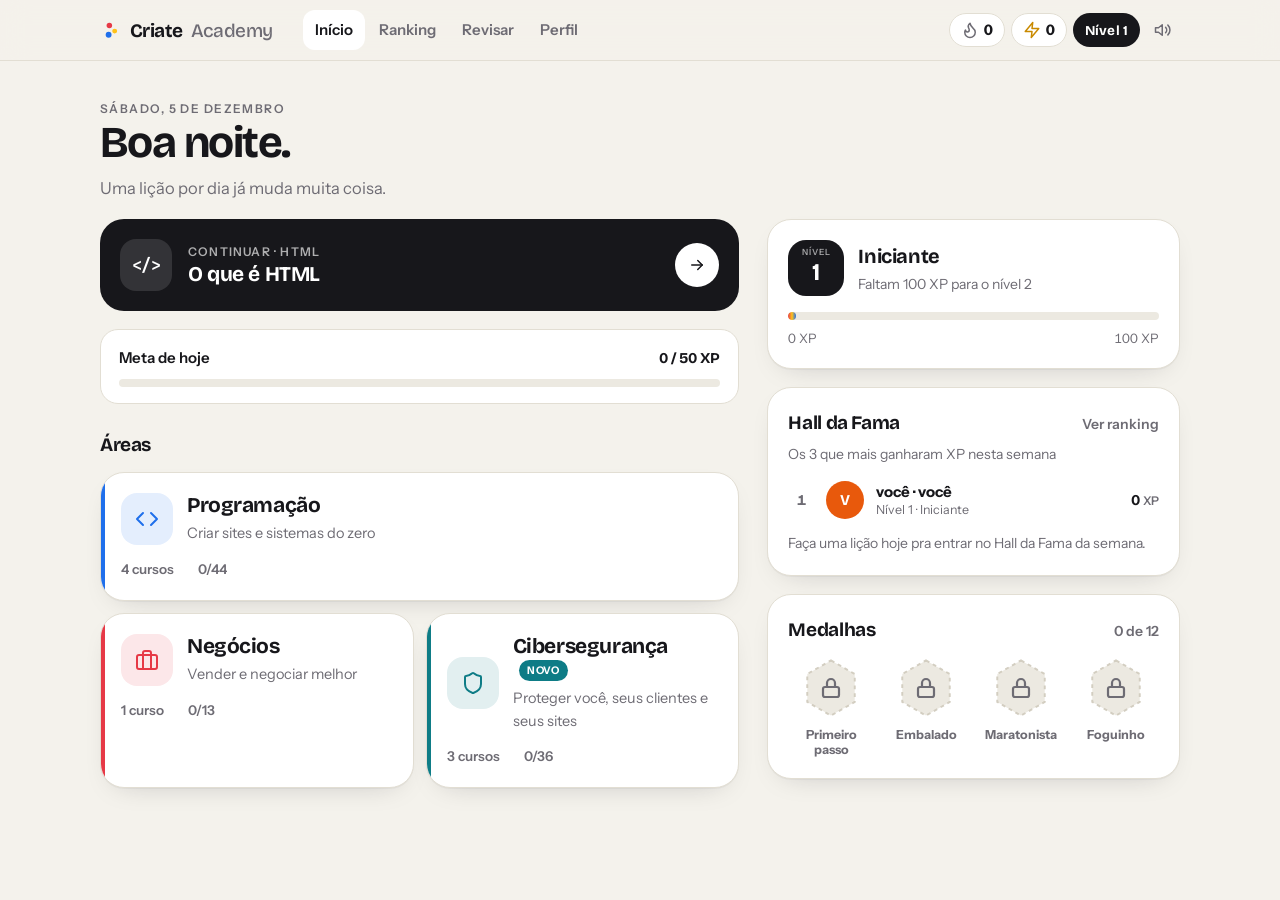
<file: academy/app.html>
<!DOCTYPE html>
<html lang="pt-BR">
<head>
<meta charset="utf-8">
<meta name="color-scheme" content="light dark">
<meta name="viewport" content="width=device-width,initial-scale=1">
<title>Criate Academy</title>
<link rel="preconnect" href="https://fonts.googleapis.com">
<link href="https://fonts.googleapis.com/css2?family=Bricolage+Grotesque:opsz,wght@12..96,500..800&family=Instrument+Sans:wght@400..700&family=JetBrains+Mono:wght@500;700&display=swap" rel="stylesheet">
<meta name="theme-color" content="#F4F2EC">
<style>
/* Criate Academy · design 2026
   Papel quente, tinta preta e as 3 cores da marca usadas com moderação.
   Títulos em Bricolage Grotesque, texto em Instrument Sans, código em JetBrains Mono. */
:root{color-scheme:light;
  --bg:#F4F2EC;--card:#FFFFFF;--card2:#ECE9E1;--line:#E2DED3;--line2:#D3CEC1;
  --ink:#17171B;--ink2:#3A3A42;--mut:#6E6C74;
  --red:#E63946;--yel:#FFC21A;--blu:#1F6FEB;--ok:#12824A;--okbg:#E4F3EA;--bad:#D62F3C;--badbg:#FBE7E8;
  --pri:#17171B;--onpri:#FFFFFF;--xp:#C98A00;
  --r:18px;--r2:24px;--sh:0 1px 0 rgba(23,23,27,.04),0 10px 30px -18px rgba(23,23,27,.28);
  --fd:"Bricolage Grotesque",ui-sans-serif,system-ui,sans-serif;--fb:"Instrument Sans",ui-sans-serif,system-ui,sans-serif;--fm:"JetBrains Mono",ui-monospace,Menlo,monospace;
  --mola:cubic-bezier(.22,1.2,.36,1);--suave:cubic-bezier(.2,.8,.2,1)}
html.escuro{color-scheme:dark;
  --bg:#111113;--card:#1A1A1D;--card2:#242428;--line:#2C2C31;--line2:#3A3A40;
  --ink:#F2F1EC;--ink2:#CFCDC6;--mut:#9A98A0;--okbg:#10291C;--badbg:#2C1416;
  --pri:#F2F1EC;--onpri:#17171B;--xp:#FFC21A;--sh:0 1px 0 rgba(0,0,0,.2),0 14px 34px -20px rgba(0,0,0,.7)}
*{box-sizing:border-box;min-width:0}[hidden]{display:none!important}
html,body{margin:0;background:var(--bg);color:var(--ink);font:400 16px/1.55 var(--fb);-webkit-font-smoothing:antialiased;-webkit-tap-highlight-color:transparent}
button{font:inherit;color:inherit;cursor:pointer;background:none;border:0;padding:0}
a{color:inherit}
code,.code{font-family:var(--fm);font-size:.92em}
h1,h2,h3{font-family:var(--fd);letter-spacing:-.02em;margin:0;font-weight:700}
svg.i{width:18px;height:18px;fill:none;stroke:currentColor;stroke-width:2;stroke-linecap:round;stroke-linejoin:round;flex:none}
:focus-visible{outline:2px solid var(--blu);outline-offset:2px;border-radius:8px}
::selection{background:rgba(31,111,235,.2)}

/* ---------- topo ---------- */
.top{position:sticky;top:0;z-index:10;background:color-mix(in srgb,var(--bg) 86%,transparent);backdrop-filter:saturate(1.4) blur(14px);-webkit-backdrop-filter:saturate(1.4) blur(14px);border-bottom:1px solid var(--line)}
.top .in{max-width:1120px;margin:0 auto;display:flex;align-items:center;gap:12px;padding:10px 20px;min-height:60px}
.logo{display:flex;align-items:center;gap:8px;font:700 19px/1 var(--fd);letter-spacing:-.03em;flex:none;white-space:nowrap}
.logo b{font-weight:500;color:var(--mut)}
.nav-d{display:none;gap:2px;margin-left:18px}
.nav-d>*{display:flex;align-items:center;gap:7px;padding:8px 12px;border-radius:12px;font-weight:600;font-size:15px;color:var(--mut);text-decoration:none;transition:background .2s,color .2s}
.nav-d>*:hover{background:var(--card2);color:var(--ink)}
.nav-d>.on{color:var(--ink);background:var(--card)}
.st{margin-left:auto;display:flex;align-items:center;gap:6px}
.pill{display:inline-flex;align-items:center;gap:5px;height:34px;padding:0 11px;border-radius:99px;background:var(--card);border:1px solid var(--line);font-weight:700;font-size:14.5px;font-variant-numeric:tabular-nums}
.pill.streak svg{color:var(--red)}.pill.xpp svg{color:var(--xp)}
.pill.zero.streak svg{color:var(--mut)}
.lvl{height:34px;padding:0 12px;border-radius:99px;background:var(--pri);color:var(--onpri);font:700 13.5px var(--fd);letter-spacing:.01em}
.ib{width:34px;height:34px;border-radius:99px;display:grid;place-items:center;color:var(--mut);border:1px solid transparent}
.ib:hover{background:var(--card2);color:var(--ink)}
.badge{display:inline-grid;place-items:center;min-width:18px;height:18px;padding:0 5px;border-radius:99px;background:var(--red);color:#fff;font:700 11px/1 var(--fb);font-style:normal}

/* barra de baixo (celular) */
.tabbar{position:fixed;left:0;right:0;bottom:0;z-index:9;display:grid;grid-template-columns:repeat(4,1fr);background:color-mix(in srgb,var(--card) 92%,transparent);backdrop-filter:blur(14px);-webkit-backdrop-filter:blur(14px);border-top:1px solid var(--line);padding:6px 6px calc(6px + env(safe-area-inset-bottom))}
.tabbar>*{position:relative;display:flex;flex-direction:column;align-items:center;gap:2px;padding:6px 0 4px;border-radius:14px;font-size:11.5px;font-weight:600;color:var(--mut);text-decoration:none}
.tabbar svg.i{width:22px;height:22px}
.tabbar>.on{color:var(--ink)}
.tabbar>.on::before{content:"";position:absolute;top:-7px;width:22px;height:3px;border-radius:0 0 3px 3px;background:var(--ink)}
.tabbar .badge{position:absolute;top:2px;left:calc(50% + 6px)}

/* ---------- estrutura ---------- */
.wrap{max-width:1120px;margin:0 auto;padding:8px 20px 120px}
.col{max-width:680px;margin:0 auto}
.eyebrow{font:600 12px/1 var(--fb);letter-spacing:.12em;text-transform:uppercase;color:var(--mut)}
.voltar{display:inline-flex;align-items:center;gap:6px;color:var(--mut);font-weight:600;font-size:15px;padding:16px 0 4px}
.voltar:hover{color:var(--ink)}
.card{background:var(--card);border:1px solid var(--line);border-radius:var(--r2);box-shadow:var(--sh)}
.sec-t{display:flex;align-items:baseline;justify-content:space-between;gap:10px;margin:0 0 12px}
.sec-t h2{font-size:19px}
.sec-t button,.sec-t a{font-weight:600;font-size:14px;color:var(--mut);text-decoration:none}
.sec-t button:hover{color:var(--ink)}

/* ---------- início ---------- */
.hello{padding:26px 0 18px}
.hello h1{font-size:clamp(30px,6vw,44px);line-height:1.04;font-weight:700;letter-spacing:-.035em}
.hello p{margin:10px 0 0;color:var(--mut);font-size:16.5px}
.grid-h{display:grid;gap:18px}
.goal{padding:16px 18px;border-radius:var(--r);background:var(--card);border:1px solid var(--line)}
.goal .row{display:flex;justify-content:space-between;align-items:center;gap:10px;font-weight:600;font-size:15px}
.goal .row b{font:700 15px var(--fd);font-variant-numeric:tabular-nums}
.bar{height:8px;background:var(--card2);border-radius:99px;overflow:hidden;margin-top:10px}
.bar>i{display:block;height:100%;background:var(--ink);border-radius:99px;transition:width 1s var(--suave)}
.goal.feita .bar>i{background:var(--ok)}
.cont{position:relative;overflow:hidden;display:flex;align-items:center;gap:16px;width:100%;text-align:left;padding:20px;border-radius:var(--r2);background:var(--pri);color:var(--onpri);transition:transform .25s var(--mola)}
.cont:active{transform:scale(.985)}
.cont .mono{background:color-mix(in srgb,var(--onpri) 12%,transparent);color:var(--onpri)}
.cont small{display:block;font:600 12px var(--fb);letter-spacing:.1em;text-transform:uppercase;opacity:.65}
.cont b{display:block;font:700 21px/1.2 var(--fd);letter-spacing:-.02em;margin-top:3px}
.cont .go{margin-left:auto;width:44px;height:44px;border-radius:99px;display:grid;place-items:center;background:var(--onpri);color:var(--pri);flex:none;transition:transform .3s var(--mola)}
.cont:hover .go{transform:translateX(3px)}
.cont .dots{position:absolute;right:-18px;top:-22px;opacity:.16;width:120px;height:120px;pointer-events:none}
.mono{width:52px;height:52px;flex:none;border-radius:16px;display:grid;place-items:center;font:700 17px/1 var(--fm);letter-spacing:-.04em;background:color-mix(in srgb,var(--c,#17171B) 12%,var(--card));color:var(--c,#17171B)}
html.escuro .mono{background:color-mix(in srgb,var(--c,#fff) 18%,var(--card));color:color-mix(in srgb,var(--c,#fff) 70%,#fff)}
.mono svg.i{width:24px;height:24px}
.cats{display:grid;gap:12px}
.catc{position:relative;display:flex;flex-direction:column;gap:14px;text-align:left;padding:20px;border-radius:var(--r2);background:var(--card);border:1px solid var(--line);box-shadow:var(--sh);transition:transform .25s var(--mola),border-color .2s;overflow:hidden}
.catc:hover{border-color:var(--line2);transform:translateY(-2px)}
.catc:active{transform:scale(.985)}
.catc::after{content:"";position:absolute;left:0;top:0;bottom:0;width:4px;background:var(--c)}
.catc .hd{display:flex;align-items:center;gap:14px}
.h3{display:block;font-family:var(--fd);font-weight:700;letter-spacing:-.02em;line-height:1.2}
.catc .h3{font-size:21px}
.catc .p{display:block;margin:3px 0 0;color:var(--mut);font-size:14.5px}
.catc .ft{display:flex;align-items:center;gap:12px;font-size:13.5px;color:var(--mut);font-weight:600}
.catc .ft .bar{display:block;flex:1;margin:0;height:6px}
.catc .ft .bar>i{background:var(--c)}
.catc .novo{display:inline-block;vertical-align:middle;margin-left:6px;transform:translateY(-2px);font:700 10.5px var(--fb);letter-spacing:.08em;text-transform:uppercase;padding:4px 8px;border-radius:99px;background:var(--c);color:#fff}

/* nível */
.lvlc{padding:20px}
.lvlc .hd{display:flex;align-items:center;gap:14px}
.lvlc .num{width:56px;height:56px;border-radius:18px;background:var(--pri);color:var(--onpri);display:grid;place-items:center;font:700 24px/1 var(--fd);flex:none;position:relative}
.lvlc .num small{position:absolute;top:7px;font:600 8.5px var(--fb);letter-spacing:.12em;opacity:.6}
.lvlc .num span{margin-top:8px}
.lvlc h3{font-size:20px}
.lvlc p{margin:2px 0 0;color:var(--mut);font-size:14px}
.lvlc .bar{height:8px;margin-top:16px}
.lvlc .bar>i{background:linear-gradient(90deg,var(--red),var(--yel) 50%,var(--blu))}
.lvlc .meta{display:flex;justify-content:space-between;font-size:13px;color:var(--mut);margin-top:8px;font-variant-numeric:tabular-nums}

/* hall da fama */
.hall{padding:20px}
.hall ol{list-style:none;margin:0;padding:0;display:grid;gap:4px}
.hall li{display:flex;align-items:center;gap:12px;padding:8px 0}
.hall li+li{border-top:1px solid var(--line)}
.pos{width:26px;font:700 15px var(--fd);color:var(--mut);text-align:center;flex:none;font-variant-numeric:tabular-nums}
.av{width:38px;height:38px;border-radius:99px;display:grid;place-items:center;font:700 15px var(--fd);flex:none;color:#fff;background:var(--c,#17171B);text-transform:uppercase}
.av.g{box-shadow:0 0 0 2px var(--card),0 0 0 4px var(--yel)}
.nm{flex:1;display:grid;line-height:1.25}
.nm b{font-weight:700;font-size:15px;overflow:hidden;text-overflow:ellipsis;white-space:nowrap}
.nm small{color:var(--mut);font-size:12.5px}
.pts{font:700 15px var(--fd);font-variant-numeric:tabular-nums;white-space:nowrap}
.pts small{font:600 12px var(--fb);color:var(--mut);margin-left:3px}
.vazio{color:var(--mut);font-size:14px;margin:6px 0 0}

/* medalhas */
.meds{display:grid;grid-template-columns:repeat(auto-fill,minmax(86px,1fr));gap:14px 10px}
.med{display:flex;flex-direction:column;align-items:center;gap:8px;text-align:center}
.med .m{position:relative;width:62px;height:62px;display:grid;place-items:center;color:#fff}
.med .m svg.hex{position:absolute;inset:0;width:100%;height:100%}
.med .m svg.hex path{fill:var(--c);stroke:color-mix(in srgb,var(--c) 70%,#000);stroke-width:2}
.med .m svg.i{position:relative;width:24px;height:24px;stroke-width:2.2}
.med b{font-size:12.5px;line-height:1.25;font-weight:700}
.med small{display:block;font-size:11.5px;color:var(--mut);font-weight:500;line-height:1.3}
.med.off .m{color:var(--mut)}
.med.off .m svg.hex path{fill:var(--card2);stroke:var(--line2);stroke-dasharray:4 4}
.med.off b{color:var(--mut)}
.meds.mini{grid-template-columns:repeat(4,1fr)}
.meds.mini small{display:none}

/* ---------- categoria / curso ---------- */
.cat-h{display:flex;gap:16px;align-items:center;margin:10px 0 22px}
.cat-h .mono{width:64px;height:64px;border-radius:20px}
.cat-h h1{font-size:clamp(28px,5vw,38px);letter-spacing:-.035em}
.cat-h p{margin:2px 0 0;color:var(--mut)}
.cgrid{display:grid;gap:12px;margin-top:10px}
.etapa{display:flex;align-items:center;gap:12px;margin:28px 0 0}
.etapa .en{width:30px;height:30px;border-radius:10px;display:grid;place-items:center;background:var(--pri);color:var(--onpri);font:700 14px var(--fd);flex:none}
.etapa b{display:block;font:700 18px var(--fd);letter-spacing:-.02em;line-height:1.2}
.etapa small{color:var(--mut);font-size:13.5px}
.ccard.breve{border-style:dashed;box-shadow:none;background:transparent;color:var(--mut)}
.ccard.breve .h3{color:var(--mut)}
.ccard{display:flex;gap:16px;align-items:center;width:100%;text-align:left;background:var(--card);border:1px solid var(--line);border-radius:var(--r2);padding:18px;box-shadow:var(--sh);transition:transform .25s var(--mola),border-color .2s}
.ccard:hover{border-color:var(--line2)}
.ccard:active{transform:scale(.985)}
.ccard .h3{font-size:19px}
.ccard .p{display:block;margin:2px 0 10px;color:var(--mut);font-size:14.5px}
.ccard .bar{display:block;height:6px;margin:0}.ccard .bar>i{background:var(--c)}
.ccard .meta{display:block;font-size:13px;color:var(--mut);font-weight:600;margin-top:8px}
.ccard.lock{opacity:.6}
.ccard .seta{color:var(--mut);margin-left:auto}
.cinfo{margin:14px 0 0;padding:16px 18px;border-radius:var(--r);background:var(--card2);font-size:15px;color:var(--ink2)}
.cinfo b{color:var(--ink)}
.ch{display:flex;gap:16px;align-items:center;margin-top:10px}
.ch h1{font-size:clamp(28px,5vw,36px);letter-spacing:-.035em}
.ch .sub2{color:var(--mut);font-weight:600;font-size:14.5px}
.ch .mono{width:64px;height:64px;border-radius:20px;font-size:20px}
.cert{margin:18px 0;padding:18px 20px;border-radius:var(--r);background:var(--pri);color:var(--onpri);display:flex;gap:14px;align-items:center}
.cert b{display:block;font:700 18px var(--fd)}
.cert span{opacity:.7;font-size:14px}

/* trilha */
.unit{margin:30px 0 6px;padding:16px 20px;border-radius:var(--r);background:var(--c,#17171B);color:#fff;display:flex;justify-content:space-between;align-items:center;gap:12px}
.unit small{display:block;font:600 11.5px var(--fb);letter-spacing:.12em;text-transform:uppercase;opacity:.78}
.unit h2{font-size:20px;margin-top:2px;color:#fff}
.unit .uc{font:700 14px var(--fd);opacity:.9;font-variant-numeric:tabular-nums;white-space:nowrap}
.unit.lock{background:var(--card2);color:var(--mut)}
.unit.lock h2{color:var(--mut)}
.path{display:flex;flex-direction:column;align-items:center;gap:10px;padding:48px 0 8px}
.node{position:relative;width:72px;height:72px;border-radius:50%;display:grid;place-items:center;font:700 22px/1 var(--fd);background:var(--card);border:2px dashed var(--line2);color:var(--mut);transition:transform .3s var(--mola)}
.node:active{transform:scale(.92)}
.node.open{border:0;background:var(--pri);color:var(--onpri);box-shadow:0 0 0 6px color-mix(in srgb,var(--pri) 12%,transparent);animation:respira 2.6s ease-in-out infinite}
@keyframes respira{50%{box-shadow:0 0 0 12px color-mix(in srgb,var(--pri) 6%,transparent)}}
.node.done{border:0;background:var(--cc,#17171B);color:#fff;box-shadow:inset 0 -4px 0 rgba(0,0,0,.16)}
.node svg.lk{width:20px;height:20px;fill:none;stroke:currentColor;stroke-width:2;stroke-linecap:round;stroke-linejoin:round}
.node .chk{width:30px;height:30px;fill:none;stroke:#fff;stroke-width:3;stroke-linecap:round;stroke-linejoin:round}
.node .lbl{position:absolute;top:100%;margin-top:10px;white-space:nowrap;font:600 13.5px var(--fb);color:var(--ink);background:var(--card);border:1px solid var(--line);border-radius:99px;padding:3px 11px}
.node:not(.open):not(.done) .lbl{color:var(--mut)}
.node .lbl i{font-style:normal;color:var(--mut);font-weight:500}
.node.open::after{content:"Começar";position:absolute;bottom:100%;margin-bottom:12px;background:var(--yel);color:#17171B;font:700 12.5px var(--fb);padding:5px 11px;border-radius:10px;animation:bob 1.8s ease-in-out infinite;white-space:nowrap}
.node.open::before{content:"";position:absolute;bottom:100%;margin-bottom:6px;border:6px solid transparent;border-top-color:var(--yel);border-bottom:0;animation:bob 1.8s ease-in-out infinite}
@keyframes bob{50%{transform:translateY(-4px)}}
.node .redo{position:absolute;top:-2px;right:-2px;width:24px;height:24px;border-radius:50%;background:var(--card);color:var(--ink);display:grid;place-items:center;box-shadow:0 2px 6px rgba(0,0,0,.18)}
.node .redo svg{width:13px;height:13px;fill:none;stroke:currentColor;stroke-width:2.4;stroke-linecap:round;stroke-linejoin:round}
.n0,.n4{left:0}.n1,.n3{left:52px}.n2{left:78px}.n5,.n7{left:-52px}.n6{left:-78px}
@media(min-width:700px){.n1,.n3{left:70px}.n2{left:110px}.n5,.n7{left:-70px}.n6{left:-110px}}
.spacer{height:34px}
.pnode{display:flex;gap:14px;align-items:center;width:100%;max-width:460px;margin:16px auto 10px;padding:16px;border-radius:var(--r);border:1.5px dashed var(--line2);background:transparent;color:var(--mut);text-align:left}
.pnode .pi{width:48px;height:48px;border-radius:14px;display:grid;place-items:center;background:var(--card2);flex:none}
.pnode .pi svg.i{width:22px;height:22px}
.pnode small{display:block;font:600 11px var(--fb);letter-spacing:.1em;text-transform:uppercase}
.pnode b{display:block;font:700 16.5px var(--fd);color:var(--ink);margin:2px 0}
.pnode em{display:block;font-style:normal;font-size:13.5px}
.pnode.open{border:1.5px solid var(--ink);background:var(--card);box-shadow:var(--sh)}
.pnode.open .pi{background:var(--yel);color:#17171B}
.pnode.done{border:1.5px solid var(--cc);background:var(--card)}
.pnode.done .pi{background:var(--cc);color:#fff}
.node.recem{animation:conquista .8s var(--mola) .45s both!important}
@keyframes conquista{0%{transform:scale(.6)}45%{transform:scale(1.14)}100%{transform:scale(1)}}
.node .brilho{position:absolute;inset:0;border-radius:50%;border:3px solid var(--cc);animation:onda 1s ease-out 1s 2 both;pointer-events:none}
@keyframes onda{from{opacity:.7;transform:scale(1)}to{opacity:0;transform:scale(2.1)}}

/* ---------- ranking ---------- */
.rk-h{padding:22px 0 16px}
.rk-h h1{font-size:clamp(30px,6vw,42px);letter-spacing:-.035em}
.rk-h p{margin:8px 0 0;color:var(--mut)}
.seg{display:inline-grid;grid-template-columns:1fr 1fr;padding:4px;border-radius:14px;background:var(--card2);margin-bottom:16px}
.seg button{padding:8px 18px;border-radius:10px;font-weight:600;font-size:14.5px;color:var(--mut)}
.seg button.on{background:var(--card);color:var(--ink);box-shadow:0 1px 3px rgba(0,0,0,.08)}
.podio{display:grid;grid-template-columns:1fr 1.15fr 1fr;align-items:end;gap:10px;margin:8px 0 18px}
.pd{display:flex;flex-direction:column;align-items:center;gap:6px;text-align:center}
.pd .av{width:52px;height:52px;font-size:19px}
.pd:nth-child(2) .av{width:64px;height:64px;font-size:23px}
.pd b{font-size:14px;max-width:100%;overflow:hidden;text-overflow:ellipsis;white-space:nowrap}
.pd .bl{width:100%;border-radius:14px 14px 6px 6px;background:var(--card);border:1px solid var(--line);display:grid;place-items:center;font:700 22px var(--fd);padding:10px 0}
.pd .bl small{display:block;font:600 12px var(--fb);color:var(--mut)}
.pd:nth-child(1) .bl{height:76px}.pd:nth-child(2) .bl{height:100px;background:var(--pri);color:var(--onpri);border-color:var(--pri)}.pd:nth-child(2) .bl small{color:inherit;opacity:.65}.pd:nth-child(3) .bl{height:62px}
.rk{padding:8px 18px}
.rk li.eu{margin:0 -10px;padding:8px 10px;border-radius:14px;background:color-mix(in srgb,var(--yel) 16%,var(--card));border-top-color:transparent}
.rk li.eu+li{border-top-color:transparent}
.rk-nota{display:flex;gap:10px;align-items:flex-start;margin-top:14px;padding:14px 16px;border-radius:var(--r);background:var(--card2);color:var(--ink2);font-size:14px}
.rk-nota svg.i{margin-top:2px;color:var(--mut)}

/* ---------- perfil ---------- */
.pf{display:flex;align-items:center;gap:16px;padding:26px 0 20px}
.pf .av{width:72px;height:72px;font-size:28px}
.pf h1{font-size:clamp(28px,5vw,36px);letter-spacing:-.03em}
.pf p{margin:2px 0 0;color:var(--mut)}
.stats{display:grid;grid-template-columns:repeat(2,1fr);gap:10px}
.stat{padding:16px;border-radius:var(--r);background:var(--card);border:1px solid var(--line)}
.stat b{display:block;font:700 26px/1.1 var(--fd);font-variant-numeric:tabular-nums;letter-spacing:-.02em}
.stat small{color:var(--mut);font-size:13px;font-weight:600}
.btn2{display:flex;align-items:center;justify-content:center;gap:8px;width:100%;padding:14px;border-radius:14px;border:1px solid var(--line);background:var(--card);font-weight:600}
.btn2:hover{border-color:var(--line2)}

/* ---------- lição ---------- */
.lesson{position:fixed;inset:0;z-index:20;background:var(--bg);display:flex;flex-direction:column}
.lhead{max-width:720px;width:100%;margin:0 auto;display:flex;align-items:center;gap:14px;padding:14px 20px}
.lhead .bar{flex:1;margin:0;height:10px}
.lhead .bar>i{background:var(--ok)}
.x{width:38px;height:38px;border-radius:99px;display:grid;place-items:center;color:var(--mut)}
.x:hover{background:var(--card2);color:var(--ink)}
.hearts{display:inline-flex;align-items:center;gap:5px;font:700 16px var(--fd);color:var(--red);white-space:nowrap;font-variant-numeric:tabular-nums}
.hearts svg.i{fill:var(--red);stroke:var(--red)}
.lbody{flex:1;overflow:auto}
.lbody .in{max-width:720px;margin:0 auto;padding:10px 20px 36px}
.q{font:700 clamp(22px,4.4vw,28px)/1.2 var(--fd);letter-spacing:-.025em;margin:8px 0 16px}
.tag{display:inline-block;font:600 12px var(--fb);letter-spacing:.12em;text-transform:uppercase;color:var(--mut);margin-bottom:2px}
.txt{color:var(--ink2);font-size:17px;line-height:1.65}
.txt b{color:var(--ink)}
.txt code,.opt code,.ana code,.erro code,.tip code,.ptx code{background:var(--card2);border-radius:6px;padding:1px 6px}
.codebox{background:#17171B;color:#EDEBE4;border-radius:16px;padding:16px 18px;font:14.5px/1.75 var(--fm);white-space:pre-wrap;overflow-wrap:anywhere;margin:14px 0}
html.escuro .codebox{background:#0B0B0D;border:1px solid var(--line)}
.codebox .t{color:#8AB6FF}.codebox .a{color:#FFC94D}.codebox .s{color:#86DFA8}
.blank{display:inline-block;min-width:54px;border-bottom:2px solid #8AB6FF;text-align:center;padding:0 6px;margin:0 2px;color:#8AB6FF;font-weight:700;cursor:pointer}
.blank.fill{border-bottom-color:var(--yel);color:var(--yel)}
.opts{display:grid;gap:10px;margin-top:8px}
.opt{text-align:left;background:var(--card);border:1.5px solid var(--line);border-radius:16px;padding:15px 18px;font-weight:600;font-size:16px;transition:transform .2s var(--mola),border-color .15s,background .15s}
.opt:hover{border-color:var(--line2)}
.opt:active{transform:scale(.985)}
.opt.sel{border-color:var(--ink);background:var(--card);box-shadow:inset 0 0 0 1px var(--ink)}
.chips{display:flex;flex-wrap:wrap;gap:8px;margin-top:12px}
.chip{background:var(--card);border:1.5px solid var(--line);border-radius:12px;padding:9px 13px;font:600 14.5px var(--fm);transition:transform .2s var(--mola)}
.chip:active{transform:scale(.95)}
.chip.used{opacity:.25;pointer-events:none}
.ans{min-height:64px;border:1.5px dashed var(--line2);border-radius:16px;padding:10px;display:flex;flex-wrap:wrap;gap:8px;align-items:flex-start;margin:8px 0}
textarea.ed{width:100%;min-height:160px;background:#17171B;color:#EDEBE4;border:0;border-radius:16px;padding:16px;font:14.5px/1.65 var(--fm);resize:vertical;tab-size:2}
textarea.ed:focus{outline:none;box-shadow:0 0 0 3px rgba(31,111,235,.35)}
.pv{margin-top:12px;border-radius:16px;overflow:hidden;border:1px solid var(--line);background:#fff}
.pv b{display:block;background:var(--card2);color:var(--mut);font:600 12px var(--fb);letter-spacing:.08em;text-transform:uppercase;padding:8px 14px}
.pv iframe{width:100%;height:180px;border:0;display:block;background:#fff}
.pv .pvi{min-height:90px}
.reset{color:var(--mut);font-weight:600;font-size:14px;text-decoration:underline;text-underline-offset:3px;padding:10px 0 0}
.ana,.erro,.tip{margin:14px 0;padding:14px 16px;border-radius:14px;font-size:15.5px;line-height:1.55;border-left:3px solid}
.ana{background:color-mix(in srgb,var(--blu) 7%,var(--card));border-color:var(--blu);color:var(--ink2)}
.erro{background:color-mix(in srgb,var(--red) 7%,var(--card));border-color:var(--red);color:var(--ink2)}
.tip{background:color-mix(in srgb,var(--yel) 14%,var(--card));border-color:var(--yel);color:var(--ink2)}
.ana>b:first-child,.erro>b:first-child,.tip>b:first-child{display:block;font:600 11.5px var(--fb);letter-spacing:.12em;text-transform:uppercase;color:var(--ink);margin-bottom:4px}
.objs{list-style:none;padding:0;margin:16px 0 0;display:grid;gap:8px;counter-reset:o}
.objs li{display:flex;gap:12px;align-items:center;background:var(--card);border:1px solid var(--line);border-radius:14px;padding:13px 16px;font-weight:600;counter-increment:o}
.objs li::before{content:counter(o);width:26px;height:26px;flex:none;border-radius:8px;background:var(--card2);display:grid;place-items:center;font:700 13px var(--fd)}
.prof{display:flex;gap:12px;align-items:flex-start;margin-top:18px;color:var(--mut);font-size:14.5px;line-height:1.5}
.prof svg.i{margin-top:2px}
.lfoot{border-top:1px solid var(--line);padding:16px 20px calc(16px + env(safe-area-inset-bottom));background:var(--card)}
.lfoot .in{max-width:720px;margin:0 auto}
.big{width:100%;border-radius:16px;padding:16px;font:700 17px var(--fd);letter-spacing:.01em;background:var(--pri);color:var(--onpri);transition:transform .2s var(--mola),opacity .2s}
.big:active:not(:disabled){transform:scale(.985)}
.big:disabled{background:var(--card2);color:var(--mut)}
@media(min-width:700px){.lfoot .in{display:flex;justify-content:flex-end}.lfoot .big{width:auto;min-width:220px;padding:15px 28px}.lfoot.fb .in{display:grid;grid-template-columns:minmax(0,1fr) auto;column-gap:28px;align-items:center}.lfoot.fb .fbt,.lfoot.fb .fbx{grid-column:1}.lfoot.fb .big{grid-column:2;grid-row:1/span 3}}
.fb.ok{background:var(--okbg);border-top-color:transparent}.fb.bad{background:var(--badbg);border-top-color:transparent}
.fbt{font:700 21px var(--fd);margin-bottom:2px;display:flex;align-items:center;gap:8px}
.ok .fbt{color:var(--ok)}.bad .fbt{color:var(--bad)}
.fbx{font-size:15px;color:var(--ink2);margin-bottom:12px}
@media(min-width:700px){.fbx{margin-bottom:0}.fbx .codebox{max-width:520px}}
.fbx .codebox{margin:6px 0}
.ok .big{background:var(--ok);color:#fff}
.bad .big{background:var(--bad);color:#fff}
.end{text-align:center;padding-top:22px}
.end h2{font-size:30px;margin:10px 0 6px}
.res{display:grid;grid-template-columns:repeat(3,minmax(0,1fr));gap:10px;margin:24px 0}
.res.r2{grid-template-columns:repeat(2,minmax(0,1fr))}
.res div{border-radius:var(--r);padding:16px 6px 14px;background:var(--card);border:1px solid var(--line);animation:sobe .55s var(--mola) both}
.res div:nth-child(1){animation-delay:.7s}.res div:nth-child(2){animation-delay:.8s}.res div:nth-child(3){animation-delay:.9s}
.res .r-ic{display:flex;justify-content:center;margin-bottom:4px;color:var(--mut)}
.res b{display:block;font:700 28px var(--fd);font-variant-numeric:tabular-nums}
.res small{color:var(--mut);font-size:13px;font-weight:600}
.novidade{display:flex;align-items:center;gap:12px;text-align:left;margin:0 0 12px;padding:14px 16px;border-radius:var(--r);background:var(--pri);color:var(--onpri);animation:sobe .55s var(--mola) 1s both}
.novidade .m{width:44px;height:44px}
.novidade b{display:block;font:700 16px var(--fd)}
.novidade small{opacity:.7;font-size:13.5px}
.selo{position:relative;width:140px;height:140px;margin:6px auto 4px;display:grid;place-items:center}
.selo svg{width:124px;height:124px}
.selo .s-ring{fill:none;stroke:color-mix(in srgb,var(--cc) 25%,transparent);stroke-width:5;stroke-dasharray:340;animation:desenha .8s var(--suave) both;--len:340}
.selo .s-fill{fill:var(--cc);transform-origin:60px 60px;animation:brota .6s var(--mola) .25s both}
.selo .s-chk{fill:none;stroke:#fff;stroke-width:8;stroke-linecap:round;stroke-linejoin:round;stroke-dasharray:70;animation:desenha .45s ease-out .75s both;--len:70}
.selo .s-halo{display:none}
.selo .sp{position:absolute;left:50%;top:50%;width:7px;height:7px;margin:-3.5px;border-radius:2px;background:var(--cc);opacity:0;animation:faisca .9s ease-out .7s both;transform:rotate(var(--a))}
.selo .sp:nth-of-type(even){background:var(--yel)}
.selo .s-ic{position:absolute;right:6px;bottom:8px;width:40px;height:40px;border-radius:12px;display:grid;place-items:center;background:var(--yel);color:#17171B;animation:brota .5s var(--mola) 1.1s both;box-shadow:0 0 0 4px var(--bg)}
@keyframes faisca{0%{opacity:0;transform:rotate(var(--a)) translateY(-30px) scale(.4)}30%{opacity:1}100%{opacity:0;transform:rotate(var(--a)) translateY(-84px) scale(1)}}
@keyframes desenha{from{stroke-dashoffset:var(--len)}to{stroke-dashoffset:0}}
@keyframes brota{0%{opacity:0;transform:scale(.4)}70%{opacity:1;transform:scale(1.06)}100%{transform:scale(1)}}
.confete{position:fixed;inset:0;pointer-events:none;z-index:40;overflow:hidden}
.confete i{position:absolute;top:-12px;width:8px;height:13px;border-radius:2px;animation:cai linear forwards}
@keyframes cai{to{top:105%;transform:rotate(720deg) translateX(40px)}}
.shake{animation:shake .35s}
@keyframes shake{25%{transform:translateX(-8px)}75%{transform:translateX(8px)}}
/* teste prático */
.pmis{margin:16px 0;display:grid;gap:8px}.pmis>b{font:700 16px var(--fd)}
.pstep{border:1px solid var(--line);border-radius:14px;padding:12px 14px;background:var(--card)}
.pstep.ok{border-color:var(--ok);background:var(--okbg)}.pstep.no{border-color:var(--bad)}
.prow{display:flex;gap:12px;align-items:flex-start}
.pico{flex:none;width:26px;height:26px;border-radius:8px;display:grid;place-items:center;font:700 13px var(--fd);background:var(--card2)}
.pstep.ok .pico{background:var(--ok);color:#fff}.pstep.no .pico{background:var(--bad);color:#fff}
.ptx{flex:1;font-size:15px;line-height:1.5}
.pajuda{flex:none;border-radius:10px;padding:6px 10px;background:var(--card2);font-size:13px;font-weight:600}
.paj{margin-top:10px;font-size:14.5px;line-height:1.55}
textarea.ped{min-height:240px}.ppv iframe{height:260px}
.pfb{margin-top:12px}.psol{margin:16px 0 6px;font-size:14.5px}.psol summary{font-weight:600;cursor:pointer;padding:6px 0}
/* conversa */
.zap{display:flex;flex-direction:column;gap:8px;margin:14px 0;padding:14px;border-radius:16px;background:#EDE7DE}
html.escuro .zap{background:#1A2420}
.zb{max-width:88%;padding:8px 12px 9px;border-radius:12px;font-size:15px;line-height:1.45;color:#111;box-shadow:0 1px 1px rgba(0,0,0,.06);white-space:pre-wrap}
.zb small{display:block;font-size:11.5px;font-weight:700;opacity:.55;margin-bottom:2px}
.zb.cli{background:#fff;align-self:flex-start;border-top-left-radius:4px}
.zb.eu{background:#D9FDD3;align-self:flex-end;border-top-right-radius:4px}
html.escuro .zb.cli{background:#202c33;color:#e9edef}html.escuro .zb.eu{background:#005c4b;color:#e9edef}
.msgEd{width:100%;min-height:140px;margin-top:12px;font:16px/1.55 var(--fb);padding:14px 16px;border-radius:16px;border:1.5px solid var(--line);background:var(--card);color:var(--ink);resize:vertical}
.msgEd:focus{outline:none;border-color:var(--ink)}
.small2{font-size:13.5px;color:var(--mut);margin-top:8px}
.chkL{margin-top:14px;display:grid;gap:8px;font-size:15px}
.chkL label{display:flex;gap:10px;align-items:flex-start;padding:11px 14px;border-radius:12px;background:var(--card);border:1px solid var(--line);cursor:pointer}
.chkL input{width:20px;height:20px;margin:1px 0 0;flex:none;accent-color:var(--ok)}

/* avisos */
@keyframes nao{0%,100%{transform:translateX(0)}20%{transform:translateX(-5px)}40%{transform:translateX(5px)}60%{transform:translateX(-3px)}80%{transform:translateX(2px)}}
.nao{animation:nao .4s ease-in-out}
#dicaLock{position:fixed;left:50%;bottom:96px;transform:translate(-50%,14px);opacity:0;pointer-events:none;z-index:60;background:var(--pri);color:var(--onpri);font-weight:600;font-size:14px;padding:11px 18px;border-radius:14px;transition:opacity .25s,transform .35s var(--mola);box-shadow:0 14px 34px -12px rgba(0,0,0,.45);max-width:calc(100vw - 32px);text-align:center}
#dicaLock.show{opacity:1;transform:translate(-50%,0)}

/* movimento */
@keyframes sobe{from{opacity:0;transform:translateY(14px)}to{opacity:1;transform:none}}
@keyframes vemDir{from{opacity:0;transform:translateX(24px)}to{opacity:1;transform:none}}
@keyframes vemEsq{from{opacity:0;transform:translateX(-24px)}to{opacity:1;transform:none}}
@keyframes overlay{from{opacity:0;transform:translateY(20px)}to{opacity:1;transform:none}}
@keyframes rodape{from{transform:translateY(100%)}to{transform:none}}
.tr-f .anim,.tr-f .unit,.tr-f .pnode{animation:sobe .55s var(--suave) both;animation-delay:calc(var(--i,0)*45ms)}
.tr-b .anim,.tr-b .unit,.tr-b .pnode{animation:vemEsq .45s var(--suave) both;animation-delay:calc(var(--i,0)*35ms)}
.tr-f .node:not(.open),.tr-b .node:not(.open){animation:brota .5s var(--mola) both;animation-delay:calc(var(--i,0)*40ms)}
.lesson:not([hidden]){animation:overlay .35s var(--suave)}
.ex-in{animation:vemDir .4s var(--suave)}
.lfoot.fb{animation:rodape .3s var(--mola)}
.end h2{animation:sobe .5s var(--suave) .5s both}.end .txt{animation:sobe .5s var(--suave) .6s both}

/* ---------- computador ---------- */
@media(min-width:900px){
  .nav-d{display:flex}
  .tabbar{display:none}
  .wrap{padding-bottom:80px}
  .grid-h{grid-template-columns:minmax(0,1.55fr) minmax(300px,1fr);gap:28px;align-items:start}
  .cats{grid-template-columns:repeat(2,1fr)}
  .cats .catc:first-child{grid-column:1/-1}
  .side{position:sticky;top:84px;display:grid;gap:18px}
  .cgrid{grid-template-columns:repeat(2,1fr)}
  .stats{grid-template-columns:repeat(4,1fr)}
  .pf-grid{display:grid;grid-template-columns:minmax(0,1fr) 340px;gap:28px;align-items:start}
  #dicaLock{bottom:32px}
}
@media(max-width:899px){.side{display:grid;gap:18px}.wrap{padding-bottom:110px}}
@media(max-width:420px){.top .in{padding:10px 14px;gap:8px}.logo b{display:none}.pill{padding:0 9px;font-size:14px}.wrap{padding-left:16px;padding-right:16px}.lbody .in,.lhead{padding-left:16px;padding-right:16px}.lvl{padding:0 10px}}
@media(max-width:350px){#som{display:none}}
@media (prefers-reduced-motion:reduce){*,*::before,*::after{animation:none!important;transition:none!important}}
</style>
</head>
<body data-proprio="app">
<header class="top"><div class="in">
  <button class="logo" id="logoBtn" aria-label="Criate Academy, início"><svg width="22" height="22" viewBox="0 0 120 120" aria-hidden="true"><circle cx="51" cy="36" r="15" fill="#E63946"/><circle cx="80" cy="66" r="13.5" fill="#FFC21A"/><circle cx="47" cy="86" r="16" fill="#1F6FEB"/></svg><span>Criate</span><b>Academy</b></button>
  <nav class="nav-d" aria-label="Menu">
    <button data-nav="home">Início</button>
    <button data-nav="rank">Ranking</button>
    <a href="/estudo.html">Revisar <i class="badge" data-pend hidden></i></a>
    <button data-nav="perfil">Perfil</button>
  </nav>
  <div class="st">
    <span class="pill streak" id="pStreak" title="Dias seguidos"><svg class="i" viewBox="0 0 24 24" aria-hidden="true"><path d="M8.5 14.5A2.5 2.5 0 0 0 11 12c0-1.38-.5-2-1-3-1.07-2.14-.22-4.05 2-6 .5 2.5 2 4.9 4 6.5 2 1.6 3 3.5 3 5.5a7 7 0 1 1-14 0c0-1.15.43-2.29 1-3a2.5 2.5 0 0 0 2.5 2.5z"/></svg><i id="sStreak" style="font-style:normal">0</i></span>
    <span class="pill xpp" title="XP total"><svg class="i" viewBox="0 0 24 24" aria-hidden="true"><path d="M13 2 3 14h9l-1 8 10-12h-9l1-8z"/></svg><i id="sXp" style="font-style:normal">0</i></span>
    <button class="lvl" id="sLvl" data-nav="perfil">Nível 1</button>
    <button class="ib" id="som" aria-label="Som"></button>
  </div>
</div></header>
<main class="wrap" id="mapa"></main>
<nav class="tabbar" aria-label="Menu">
  <button data-nav="home"><svg class="i" viewBox="0 0 24 24" aria-hidden="true"><path d="M3 10.5 12 3l9 7.5V20a1 1 0 0 1-1 1h-5v-6h-6v6H4a1 1 0 0 1-1-1z"/></svg>Início</button>
  <button data-nav="rank"><svg class="i" viewBox="0 0 24 24" aria-hidden="true"><path d="M6 9H4.5a2.5 2.5 0 0 1 0-5H6"/><path d="M18 9h1.5a2.5 2.5 0 0 0 0-5H18"/><path d="M4 22h16"/><path d="M10 14.66V17c0 .55-.47.98-.97 1.21C7.85 18.75 7 20.24 7 22"/><path d="M14 14.66V17c0 .55.47.98.97 1.21C16.15 18.75 17 20.24 17 22"/><path d="M18 2H6v7a6 6 0 0 0 12 0V2Z"/></svg>Ranking</button>
  <a href="/estudo.html"><svg class="i" viewBox="0 0 24 24" aria-hidden="true"><path d="M3 12a9 9 0 1 0 3-6.7L3 8"/><path d="M3 3v5h5"/></svg>Revisar<i class="badge" data-pend hidden></i></a>
  <button data-nav="perfil"><svg class="i" viewBox="0 0 24 24" aria-hidden="true"><circle cx="12" cy="8" r="4"/><path d="M20 21a8 8 0 0 0-16 0"/></svg>Perfil</button>
</nav>
<section class="lesson" id="lesson" hidden>
  <div class="lhead"><button class="x" id="sair" aria-label="Sair da lição"><svg class="i" viewBox="0 0 24 24" aria-hidden="true"><path d="M18 6 6 18"/><path d="m6 6 12 12"/></svg></button><div class="bar"><i id="lbar" style="width:0"></i></div><span class="hearts" id="hearts"></span></div>
  <div class="lbody"><div class="in" id="ex"></div></div>
  <div class="lfoot" id="foot"><div class="in" id="footIn"></div></div>
</section>

<script>
{
const CURSOS=[
{id:'html',cat:'prog',nome:'HTML',icone:'🧱',cor:'#ff8a3d',sub:'A estrutura de todo site',nivel:'Iniciante → Intermediário',meta:'Montar a estrutura de uma página do zero: títulos, textos, listas, links, imagens e formulários.',units:[
{u:'Unidade 1',t:'Primeiros passos',l:[
 {n:'O que é HTML',i:'🧱',obj:['Entender o que é HTML','Reconhecer uma tag','Abrir e fechar tags'],ex:[
  {t:'info',q:'HTML é o esqueleto de qualquer site',ana:'Pense numa mudança de casa. Você escreve etiquetas nas caixas: "cozinha", "quarto", "frágil". O HTML faz isso com o conteúdo do site: ele etiqueta cada pedaço dizendo o que ele é.',b:'Todo site que você abre é feito de <b>HTML</b> (HyperText Markup Language).\n\nEle não é uma linguagem de programação: é uma linguagem de <b>marcação</b>. Ele não faz contas nem toma decisões. Ele só diz o que cada coisa é: isto é um título, isto é um texto, isto é uma imagem.\n\nEssas etiquetas se chamam <b>tags</b>: palavras entre <code>&lt; &gt;</code>.',code:'<h1>Olá, mundo!</h1>',show:true,tip:'O navegador lê o HTML de cima pra baixo e monta a página nessa ordem.'},
  {t:'mc',q:'Como se chamam as "etiquetas" do HTML, como <h1>?',o:['Tags','Códigos','Pastas','Variáveis'],a:0,w:'São as tags! Elas marcam o que cada parte da página é.'},
  {t:'info',q:'Abrir e fechar',b:'Quase toda tag tem duas partes:\n• a <b>abertura</b>: <code>&lt;p&gt;</code>\n• o <b>fechamento</b>: <code>&lt;/p&gt;</code>, com uma barra <code>/</code> antes do nome\n\nO conteúdo fica no meio. Abertura + conteúdo + fechamento formam um <b>elemento</b>.\n\nA abertura diz "começa aqui" e o fechamento diz "termina aqui".',code:'<p>Eu sou um parágrafo</p>',show:true,erro:'Esquecer de fechar a tag. Se você abre um <h1> e não fecha, o navegador acha que TUDO que vem depois também é título.'},
  {t:'mc',q:'Qual destas tags FECHA um parágrafo?',o:['<p>','</p>','<p/>','<\\p>'],a:1,w:'A barra / vem logo depois do < na tag de fechamento.'},
  {t:'mc',q:'O que está errado em <h1>Promoção<h1> ?',o:['Nada, está certo','Falta a barra no fechamento: </h1>','O texto deveria estar fora','h1 não existe'],a:1,w:'O segundo <h1> deveria ser </h1>. Sem a barra, o navegador entende que abriu outro título.'},
  {t:'fill',q:'Complete pra fechar o título:',code:'<h1>Bem-vindo</___>',o:['/h1','h1','p','h2'],a:['h1'],w:'A barra já está ali. Falta só o nome da tag: </h1>.'},
  {t:'type',q:'Sua vez! Escreva um título <h1> com o texto Olá',start:'',hint:'<h1>Olá</h1>',check:d=>{const h=d.querySelector('h1');return !!h&&/ol[aá]/i.test(h.textContent)},w:'<h1>Olá</h1>'}
 ]},
 {n:'Títulos',i:'🔠',obj:['Usar os 6 níveis de título','Entender a hierarquia da página','Escolher o título pela importância'],ex:[
  {t:'info',q:'Seis níveis de título',ana:'Pense no sumário de um livro: o nome do livro, depois os capítulos, depois as partes de cada capítulo. Os títulos do HTML seguem essa mesma ordem de importância.',b:'Existem 6 tags de título:\n• <code>&lt;h1&gt;</code>: o mais importante (o nome do livro)\n• <code>&lt;h2&gt;</code>: as seções (os capítulos)\n• <code>&lt;h3&gt;</code>: partes de uma seção\n• ... até <code>&lt;h6&gt;</code>, o menos importante\n\nO "h" vem de <i>heading</i>, que é "título" em inglês.',code:'<h1>Clínica Sorriso</h1>\n<h2>Tratamentos</h2>\n<h3>Clareamento</h3>\n<h3>Implante</h3>',show:true,tip:'Use só UM h1 por página. O Google usa ele pra entender o assunto principal do site.'},
  {t:'mc',q:'Qual é o título MAIS importante?',o:['<h6>','<h3>','<h1>','<title>'],a:2,w:'O h1 é o mais importante e geralmente o maior.'},
  {t:'mc',q:'Quantos níveis de título existem no HTML?',o:['3','6','10','Infinitos'],a:1,w:'São 6: do h1 ao h6.'},
  {t:'info',q:'Importância, não tamanho',b:'Um erro muito comum: escolher <code>h3</code> só porque ele é "menor e mais bonitinho".\n\nO número do h diz a <b>importância</b>. O <b>tamanho</b> você ajusta depois, com CSS.\n\nRegra prática: desça um nível de cada vez. Depois de um h2 vem h3, não h5.',erro:'Pular níveis (h1 → h4) ou usar h1 várias vezes. Isso confunde o Google e leitores de tela.'},
  {t:'mc',q:'Num site de clínica, qual faz mais sentido?',o:['Nome da clínica em h1, "Tratamentos" em h2','Tudo em h1','Nome em h4 porque fica menor','Tratamentos em h1 e nome em h2'],a:0,w:'O nome da clínica é o assunto principal (h1). As seções vêm em h2.'},
  {t:'build',q:'Monte um subtítulo:',o:['<h2>','Serviços','</h2>','<h7>'],a:['<h2>','Serviços','</h2>'],w:'<h2>Serviços</h2>. Não existe h7!'},
  {t:'type',q:'Monte a hierarquia: um <h1>, um <h2> embaixo e um <h3> embaixo do h2',start:'<h1>Minha clínica</h1>\n',hint:'<h2>Tratamentos</h2>\n<h3>Clareamento</h3>',check:d=>!!d.querySelector('h1')&&!!d.querySelector('h2')&&!!d.querySelector('h3'),w:'<h1>Minha clínica</h1>\n<h2>Tratamentos</h2>\n<h3>Clareamento</h3>'}
 ]},
 {n:'Textos e quebras de linha',i:'📝',obj:['Criar parágrafos','Entender por que o Enter não pula linha','Usar <br> do jeito certo','Destacar palavras'],ex:[
  {t:'info',q:'Parágrafos com <p>',b:'Textos ficam dentro de <code>&lt;p&gt;</code> (de <i>paragraph</i>).\n\nCada <code>&lt;p&gt;</code> é um parágrafo separado, e o navegador coloca um espaço automático entre um e outro.',code:'<p>Primeiro parágrafo.</p>\n<p>Segundo parágrafo.</p>',show:true},
  {t:'info',q:'O mistério do Enter',ana:'Pense no HTML como alguém que só ouve as tags. Os espaços e Enters que você dá no código, pra ele, são só "respiro" pra você ler melhor. Ele ignora.',b:'Olhe este código: o texto está em 3 linhas no código, com vários Enters.\n\nMas veja o resultado: aparece <b>tudo numa linha só</b>!\n\nIsso acontece porque o HTML <b>junta todos os espaços e quebras em um único espaço</b>. Pra quebrar a linha de verdade, você precisa de uma tag.',code:'<p>Rua das Flores, 100\n\nCentro\n\nTangará - SC</p>',show:true},
  {t:'mc',q:'Você deu 3 Enters no meio de um texto no código. O que acontece na página?',o:['Aparecem 3 linhas em branco','Nada: vira um espaço só','O texto some','Dá erro'],a:1,w:'O HTML ignora quebras do código. Vários Enters ou espaços viram um espaço só.'},
  {t:'info',q:'A tag <br>: quebra de linha',b:'Pra pular de linha <b>dentro do mesmo parágrafo</b>, use <code>&lt;br&gt;</code> (de <i>break</i>, quebrar).\n\nDetalhes importantes:\n• Ela <b>não tem fechamento</b>. Não existe <code>&lt;/br&gt;</code>.\n• Ela vai exatamente onde você quer que a linha quebre.\n• Você pode escrever <code>&lt;br&gt;</code> ou <code>&lt;br /&gt;</code>, os dois funcionam.',code:'<p>Rua das Flores, 100<br>\nCentro<br>\nTangará - SC</p>',show:true,tip:'Agora sim: cada <br> pulou uma linha. Compare com o exemplo anterior, sem <br>.'},
  {t:'info',q:'Quando usar <br> e quando usar <p>?',b:'<b>Use &lt;br&gt;</b> quando as linhas fazem parte da MESMA informação:\n• endereço (rua / bairro / cidade)\n• horário (Seg a Sex / Sábado)\n• versos de poema ou letra\n\n<b>Use outro &lt;p&gt;</b> quando é um assunto novo, outro parágrafo.',code:'<p>Seg a Sex: 8h às 18h<br>\nSábado: 8h às 12h</p>\n<p>Atendemos com hora marcada.</p>',show:true,erro:'Usar vários <br><br><br> só pra dar espaço entre blocos. Pra espaço, o certo é usar outro <p> (ou CSS, que você vai aprender).'},
  {t:'mc',q:'Qual destas está ERRADA?',o:['Linha 1<br>Linha 2','Linha 1<br />Linha 2','Linha 1</br>Linha 2','<p>Oi<br>tchau</p>'],a:2,w:'Não existe </br>. A br não tem fechamento: só <br> ou <br />.'},
  {t:'mc',q:'Você quer mostrar o endereço da clínica em 3 linhas. O melhor é:',o:['3 parágrafos <p> separados','1 parágrafo com <br> entre as linhas','Dar Enter no código','Usar <h1> em cada linha'],a:1,w:'É a mesma informação (o endereço), então fica num <p> só, com <br> separando as linhas.'},
  {t:'fill',q:'Quebre a linha entre o nome e o telefone:',code:'<p>Dra. Ana<___>(49) 99999-0000</p>',o:['br','/br','p','hr'],a:['br'],w:'<br> sozinho, sem fechamento, bem onde a linha deve quebrar.'},
  {t:'build',q:'Monte o horário em 2 linhas:',o:['<p>','Seg a Sex','<br>','Sábado','</p>','</br>'],a:['<p>','Seg a Sex','<br>','Sábado','</p>'],w:'O </br> não existe. Fica: <p>Seg a Sex<br>Sábado</p>.'},
  {t:'type',q:'Escreva um parágrafo com um endereço em 3 linhas usando <br>',start:'<p>\n\n</p>',hint:'<p>Rua A, 10<br>Centro<br>Tangará - SC</p>',check:d=>{const p=d.querySelector('p');return !!p&&p.querySelectorAll('br').length>=2},w:'<p>Rua A, 10<br>Centro<br>Tangará - SC</p>'},
  {t:'info',q:'Destacando palavras',b:'Dentro do texto você pode destacar palavras:\n• <code>&lt;strong&gt;</code> marca algo <b>importante</b> (aparece em negrito)\n• <code>&lt;em&gt;</code> dá <i>ênfase</i> (aparece em itálico)\n\nElas ficam <b>dentro</b> do <code>&lt;p&gt;</code>, em volta só da palavra que você quer destacar.',code:'<p>Avaliação <strong>grátis</strong> e <em>sem compromisso</em>!</p>',show:true},
  {t:'mc',q:'Qual tag deixa um texto em negrito?',o:['<b-text>','<strong>','<em>','<big>'],a:1,w:'<strong> marca algo importante e aparece em negrito.'},
  {t:'fill',q:'Deixe a palavra em itálico:',code:'<p>Eu <___>adoro</em> programar</p>',o:['em','strong','p','i/'],a:['em'],w:'<em> abre, </em> fecha.'},
  {t:'type',q:'Escreva um parágrafo com uma palavra em <strong> e uma quebra de linha <br>',start:'',hint:'<p>Consulta <strong>grátis</strong><br>Agende já</p>',check:d=>!!d.querySelector('p strong')&&!!d.querySelector('p br'),w:'<p>Consulta <strong>grátis</strong><br>Agende já</p>'}
 ]},
 {n:'Listas',i:'📋',obj:['Criar listas com marcadores','Criar listas numeradas','Saber quando usar cada uma'],ex:[
  {t:'info',q:'Listas com marcadores',ana:'Uma lista de compras: a ordem não importa, você só quer ver os itens. Isso é uma lista com bolinhas.',b:'Uma lista tem duas partes:\n• <code>&lt;ul&gt;</code> (<i>unordered list</i>): a "caixa" da lista, com bolinhas\n• <code>&lt;li&gt;</code> (<i>list item</i>): cada item, sempre DENTRO da ul',code:'<ul>\n  <li>Limpeza</li>\n  <li>Clareamento</li>\n  <li>Implante</li>\n</ul>',show:true,tip:'Menus de sites quase sempre são listas ul por baixo, só que estilizadas com CSS.'},
  {t:'info',q:'Listas numeradas',ana:'Uma receita de bolo: a ordem importa (primeiro mistura, depois assa). Isso é uma lista numerada.',b:'Troque <code>ul</code> por <code>&lt;ol&gt;</code> (<i>ordered list</i>) e os itens viram 1, 2, 3... sozinhos. Você não precisa digitar os números.',code:'<ol>\n  <li>Chame no WhatsApp</li>\n  <li>Agende a avaliação</li>\n  <li>Comece o tratamento</li>\n</ol>',show:true,erro:'Colocar <li> solto, sem a <ul> ou <ol> em volta. O item até aparece, mas fica fora de uma lista de verdade.'},
  {t:'mc',q:'Qual tag cria uma lista NUMERADA?',o:['<ul>','<li>','<ol>','<list>'],a:2,w:'ol = ordered list (lista ordenada).'},
  {t:'mc',q:'"Como funciona a primeira consulta" em 3 passos. Qual lista usar?',o:['<ul>, porque é mais bonita','<ol>, porque a ordem importa','Nenhuma, usar 3 <h1>','<li> sozinho'],a:1,w:'Passos têm ordem: 1, 2, 3. Então ol.'},
  {t:'build',q:'Monte uma lista com um item:',o:['<ul>','<li>','Pizza','</li>','</ul>'],a:['<ul>','<li>','Pizza','</li>','</ul>'],w:'A ul abre por fora, o li fica dentro.'},
  {t:'fill',q:'Complete o item da lista:',code:'<ul>\n  <___>Café</li>\n</ul>',o:['li','ul','ol','p'],a:['li'],w:'Cada item é um <li>.'},
  {t:'type',q:'Crie uma lista NUMERADA com 3 passos',start:'<ol>\n  \n</ol>',hint:'Coloque 3 <li> dentro da ol',check:d=>d.querySelectorAll('ol li').length>=3,w:'<ol>\n  <li>Um</li>\n  <li>Dois</li>\n  <li>Três</li>\n</ol>'}
 ]}
]},
{u:'Unidade 2',t:'Links, imagens e estrutura',l:[
 {n:'Links',i:'🔗',obj:['Criar links','Entender atributos','Fazer links de WhatsApp, telefone e e-mail'],ex:[
  {t:'info',q:'A anatomia de um link',ana:'Um link é como uma placa de rua: tem o texto que as pessoas leem ("Centro →") e o destino real pra onde ela leva.',b:'Links usam a tag <code>&lt;a&gt;</code>. Repare nas partes:\n• <code>href="..."</code>: o <b>destino</b> (pra onde leva)\n• o texto entre as tags: o que a pessoa <b>vê e clica</b>\n\nO <code>href</code> é um <b>atributo</b>: uma configuração extra que fica DENTRO da tag de abertura, no formato <code>nome="valor"</code>.',code:'<a href="https://google.com">Ir pro Google</a>',show:true},
  {t:'mc',q:'Onde fica o endereço do link?',o:['No texto entre as tags','No atributo href','No atributo src','Na tag </a>'],a:1,w:'href = endereço pra onde o link leva.'},
  {t:'info',q:'Links que todo site de clínica tem',b:'O <code>href</code> não precisa ser um site. Ele pode abrir apps:\n• <b>WhatsApp:</b> <code>https://wa.me/5549999990000</code> (55 + DDD + número, só números)\n• <b>Ligar:</b> <code>tel:+5549999990000</code>\n• <b>E-mail:</b> <code>mailto:contato@clinica.com</code>\n• <b>Parte da página:</b> <code>#contato</code> (rola até o elemento com <code>id="contato"</code>)',code:'<a href="https://wa.me/5549999990000">Chamar no WhatsApp</a>\n<a href="tel:+5549999990000">Ligar</a>',show:true,erro:'Esquecer o https:// em links de outros sites. Sem ele, o navegador procura uma página com esse nome DENTRO do seu site e dá erro.'},
  {t:'fill',q:'Complete o link do WhatsApp:',code:'<a ___="https://wa.me/5548999999999">WhatsApp</a>',o:['href','src','link','alt'],a:['href'],w:'Links usam href.'},
  {t:'info',q:'Abrir em nova aba',b:'Coloque <code>target="_blank"</code> pro link abrir numa aba nova. Assim a pessoa não sai do seu site.\n\nUse em links pra OUTROS sites (Instagram, Google Maps). Em links do próprio site, não precisa.',code:'<a href="https://instagram.com" target="_blank">Instagram</a>'},
  {t:'mc',q:'O que target="_blank" faz?',o:['Deixa o link em branco','Abre em nova aba','Esconde o link','Deixa o link azul'],a:1,w:'Abre o link numa aba nova.'},
  {t:'mc',q:'Qual link LIGA pro número quando tocado no celular?',o:['<a href="49999990000">','<a href="tel:+5549999990000">','<a call="49999990000">','<a href="wa:49999990000">'],a:1,w:'tel: + número. No celular, abre o discador.'},
  {t:'type',q:'Crie um link de WhatsApp pro número 5549999990000 com o texto Agendar',start:'',hint:'<a href="https://wa.me/5549999990000">Agendar</a>',check:d=>{const a=d.querySelector('a[href]');return !!a&&/wa\.me\/5549999990000/.test(a.getAttribute('href'))&&/agendar/i.test(a.textContent)},w:'<a href="https://wa.me/5549999990000">Agendar</a>'}
 ]},
 {n:'Imagens',i:'🖼️',obj:['Inserir imagens','Usar src e alt','Entender caminhos de arquivo'],ex:[
  {t:'info',q:'Colocando imagens',b:'A tag <code>&lt;img&gt;</code> mostra uma imagem. Ela usa dois atributos:\n• <code>src</code> (<i>source</i>, origem): QUAL arquivo mostrar\n• <code>alt</code> (alternativo): uma descrição da imagem\n\n<b>Detalhe:</b> img não tem tag de fechamento, igual à br!',code:'<img src="foto.jpg" alt="Foto da equipe">'},
  {t:'info',q:'O caminho do arquivo',ana:'O src é como um endereço de entrega. Se você erra a rua, o entregador não acha a casa: a imagem não aparece.',b:'O src depende de ONDE a imagem está em relação ao seu HTML:\n• mesma pasta: <code>src="foto.jpg"</code>\n• dentro de uma pasta img: <code>src="img/foto.jpg"</code>\n• na internet: <code>src="https://site.com/foto.jpg"</code>\n\nMaiúsculas importam: <code>Foto.JPG</code> é diferente de <code>foto.jpg</code>.',erro:'90% das imagens quebradas são caminho errado: nome diferente, pasta errada ou maiúscula trocada.'},
  {t:'mc',q:'Qual atributo diz QUAL imagem mostrar?',o:['alt','href','src','img'],a:2,w:'src = source, a origem da imagem.'},
  {t:'mc',q:'Pra que serve o alt?',o:['Deixar a imagem maior','Descrever a imagem','Trocar a cor','Virar um link'],a:1,w:'O alt descreve a imagem pra leitores de tela e pro Google. E aparece se a imagem não carregar.'},
  {t:'mc',q:'A foto está em img/sorriso.jpg. Qual src está certo?',o:['src="sorriso.jpg"','src="img/sorriso.jpg"','src="img\\sorriso"','src="Img/Sorriso.JPG"'],a:1,w:'Pasta + barra + nome exato do arquivo: img/sorriso.jpg.'},
  {t:'fill',q:'Complete a imagem:',code:'<img ___="logo.png" ___="Logo da empresa">',o:['src','alt','href','title'],a:['src','alt'],w:'Primeiro o src (arquivo), depois o alt (descrição).'},
  {t:'mc',q:'Qual destas está CERTA?',o:['<img src="a.jpg"></img>','<img src="a.jpg" alt="Gato">','<image href="a.jpg">','<img>a.jpg</img>'],a:1,w:'img não fecha e usa src + alt.'},
  {t:'type',q:'Coloque uma imagem com src e alt (pode inventar o nome do arquivo)',start:'',hint:'<img src="img/equipe.jpg" alt="Equipe da clínica">',check:d=>{const i=d.querySelector('img');return !!i&&!!i.getAttribute('src')&&!!(i.getAttribute('alt')||'').trim()},w:'<img src="img/equipe.jpg" alt="Equipe da clínica">'}
 ]},
 {n:'Estrutura',i:'🏗️',obj:['Montar o esqueleto completo','Diferenciar head e body','Criar a estrutura no VS Code em 1 segundo'],ex:[
  {t:'info',q:'O esqueleto completo',ana:'Pense num teatro. O <b>body</b> é o palco: tudo que o público vê. O <b>head</b> são os bastidores: coisas importantes que o público não vê, como o nome da peça e a iluminação.',b:'Uma página de verdade tem uma estrutura fixa:\n• <code>&lt;!DOCTYPE html&gt;</code>: avisa que é HTML moderno\n• <code>&lt;html&gt;</code>: a caixa que envolve tudo\n• <code>&lt;head&gt;</code>: os bastidores (título da aba, acentos, CSS)\n• <code>&lt;body&gt;</code>: o palco, o que aparece na tela',code:'<!DOCTYPE html>\n<html lang="pt-BR">\n  <head>\n    <meta charset="utf-8">\n    <title>Minha página</title>\n  </head>\n  <body>\n    <h1>Oi!</h1>\n  </body>\n</html>',tip:'No VS Code, num arquivo .html vazio, digite ! e aperte Enter: ele escreve essa estrutura toda pra você.'},
  {t:'mc',q:'Onde fica o conteúdo que APARECE na tela?',o:['<head>','<title>','<body>','<!DOCTYPE>'],a:2,w:'Tudo que aparece vai no body.'},
  {t:'mc',q:'O <title> aparece onde?',o:['No meio da página','Na aba do navegador','No rodapé','Em lugar nenhum'],a:1,w:'O title é o nome que aparece na aba e no resultado do Google.'},
  {t:'info',q:'Recuo: o código "em escadinha"',b:'Repare que o código acima tem espaços no começo das linhas. Isso se chama <b>recuo</b> (ou indentação).\n\nTudo que está DENTRO de uma tag fica um pouco mais pra direita. Assim você enxerga quem está dentro de quem.\n\nPro navegador não muda nada. É pra você (e quem for mexer depois) entender o código.',tip:'No VS Code, Shift+Alt+F arruma o recuo do arquivo inteiro sozinho.'},
  {t:'build',q:'Monte a ordem certa:',o:['<html>','<head>','</head>','<body>','</body>','</html>'],a:['<html>','<head>','</head>','<body>','</body>','</html>'],w:'html por fora, head primeiro, body depois.'},
  {t:'mc',q:'Se os acentos aparecem como "Ã©", o que falta?',o:['<title>','<meta charset="utf-8">','<body>','Um <h1>'],a:1,w:'O charset utf-8 resolve acentos quebrados.'}
 ]},
 {n:'Organizando',i:'📦',obj:['Agrupar conteúdo com div','Usar tags semânticas','Entender o que é "dentro de"'],ex:[
  {t:'info',q:'Caixas pra organizar',ana:'Pense numa gaveta com divisórias: meias de um lado, camisetas do outro. As caixas do HTML separam a página em partes.',b:'<code>&lt;div&gt;</code> é uma caixa genérica, sem significado, só pra agrupar coisas.\n\nTambém existem caixas <b>semânticas</b>, que dizem o que a parte É:\n• <code>&lt;header&gt;</code>: o topo (logo e menu)\n• <code>&lt;nav&gt;</code>: o menu\n• <code>&lt;main&gt;</code>: o conteúdo principal\n• <code>&lt;section&gt;</code>: uma seção\n• <code>&lt;footer&gt;</code>: o rodapé',code:'<header>Logo e menu</header>\n<main>\n  <section>Sobre</section>\n  <section>Tratamentos</section>\n</main>\n<footer>Contato</footer>',show:true,tip:'Tags semânticas ajudam o Google a entender o site. Prefira elas à div quando fizer sentido.'},
  {t:'mc',q:'Qual tag é usada pro RODAPÉ?',o:['<bottom>','<footer>','<end>','<header>'],a:1,w:'footer = rodapé.'},
  {t:'mc',q:'Qual é a "caixa genérica" do HTML?',o:['<box>','<div>','<span>','<group>'],a:1,w:'div é a caixa mais usada pra agrupar.'},
  {t:'info',q:'header não é head!',b:'Esses dois confundem todo mundo no começo:\n• <code>&lt;head&gt;</code>: os bastidores, NÃO aparece na tela\n• <code>&lt;header&gt;</code>: o topo do site, APARECE na tela, fica dentro do body',erro:'Colocar o logo e o menu dentro do <head>. Eles não aparecem, porque o head é invisível.'},
  {t:'fill',q:'Complete o topo do site:',code:'<___>\n  <h1>Meu site</h1>\n</header>',o:['header','head','top','footer'],a:['header'],w:'header é o topo visível. Não confunda com head!'},
  {t:'type',q:'Crie um <header> com um <h1> dentro e um <footer> com um <p> dentro',start:'',hint:'<header>\n  <h1>Meu site</h1>\n</header>\n<footer>\n  <p>Contato</p>\n</footer>',check:d=>!!d.querySelector('header h1')&&!!d.querySelector('footer p'),w:'<header>\n  <h1>Meu site</h1>\n</header>\n<footer>\n  <p>Contato</p>\n</footer>'}
 ]}
]},
{u:'Unidade 3',t:'Tabelas e formulários',l:[
 {n:'Tabelas',i:'🧮',obj:['Montar tabelas','Diferenciar th e td','Saber quando usar tabela'],ex:[
  {t:'info',q:'Dados em linhas e colunas',ana:'Pense numa planilha: linhas na horizontal, colunas na vertical, e cada quadradinho é uma célula.',b:'Uma tabela é montada linha por linha:\n• <code>&lt;table&gt;</code>: a tabela inteira\n• <code>&lt;tr&gt;</code>: uma linha (<i>table row</i>)\n• <code>&lt;th&gt;</code>: célula de cabeçalho (o título da coluna)\n• <code>&lt;td&gt;</code>: célula comum (<i>table data</i>)\n\nAs células ficam SEMPRE dentro de uma tr.',code:'<table>\n  <tr><th>Tratamento</th><th>Sessões</th></tr>\n  <tr><td>Limpeza</td><td>1</td></tr>\n  <tr><td>Clareamento</td><td>3</td></tr>\n</table>',show:true,tip:'Tabela é pra dados (preços, horários). Nunca use tabela pra montar o layout da página.'},
  {t:'mc',q:'Qual tag cria uma LINHA da tabela?',o:['<td>','<tr>','<th>','<line>'],a:1,w:'tr = table row (linha).'},
  {t:'mc',q:'Qual a diferença entre th e td?',o:['Nenhuma','th é cabeçalho, td é célula comum','td é maior','th é uma imagem'],a:1,w:'th fica em negrito por padrão: é o título da coluna.'},
  {t:'mc',q:'Uma tabela com 2 colunas e 3 linhas tem quantas <tr>?',o:['2','3','5','6'],a:1,w:'Uma tr pra cada linha: 3 linhas, 3 tr. As colunas são as células dentro de cada tr.'},
  {t:'fill',q:'Complete a célula:',code:'<tr>\n  <___>Pizza</td>\n</tr>',o:['td','tr','th','table'],a:['td'],w:'Célula comum é td.'},
  {t:'type',q:'Crie uma tabela com uma linha de cabeçalho (2 th) e uma linha de dados (2 td)',start:'<table>\n  \n</table>',hint:'<tr><th>Dia</th><th>Horário</th></tr>\n<tr><td>Sábado</td><td>8h</td></tr>',check:d=>d.querySelectorAll('table tr th').length>=2&&d.querySelectorAll('table tr td').length>=2,w:'<table>\n  <tr><th>Dia</th><th>Horário</th></tr>\n  <tr><td>Sábado</td><td>8h</td></tr>\n</table>'}
 ]},
 {n:'Formulários',i:'✍️',obj:['Criar campos','Usar tipos de input','Ligar label e campo','Campos obrigatórios'],ex:[
  {t:'info',q:'Pegando informações',ana:'Um formulário é como uma ficha de cadastro de papel: tem os espaços pra preencher e, no fim, você entrega.',b:'• <code>&lt;form&gt;</code>: a ficha inteira\n• <code>&lt;input&gt;</code>: um espaço pra preencher (não tem fechamento!)\n• <code>&lt;button&gt;</code>: o botão de enviar\n\nO <code>placeholder</code> é o textinho cinza de exemplo, que some quando você digita.',code:'<form>\n  <input type="text" placeholder="Seu nome">\n  <button>Enviar</button>\n</form>',show:true},
  {t:'mc',q:'Qual tag cria um CAMPO pra digitar?',o:['<field>','<input>','<text>','<write>'],a:1,w:'input é o campo. Ele também não tem fechamento.'},
  {t:'info',q:'Tipos de campo',b:'O atributo <code>type</code> muda o campo, e no celular muda até o teclado:\n• <code>text</code>: texto comum\n• <code>email</code>: abre teclado com @\n• <code>tel</code>: abre teclado de números\n• <code>password</code>: esconde o que digita\n• <code>number</code>: só números\n\nPra textos longos, use <code>&lt;textarea&gt;&lt;/textarea&gt;</code> (essa fecha!).',code:'<input type="tel" placeholder="(49) 99999-0000">\n<textarea placeholder="Sua mensagem"></textarea>',show:true},
  {t:'info',q:'Label: o nome do campo',b:'O <code>&lt;label&gt;</code> é o nome que fica em cima do campo.\n\nPra ligar os dois, o <code>for</code> do label tem que ser IGUAL ao <code>id</code> do input. Assim, tocar no nome já coloca o cursor no campo.\n\nE com <code>required</code>, o campo vira obrigatório: o navegador não deixa enviar vazio.',code:'<label for="nome">Nome</label>\n<input id="nome" required>',show:true,erro:'Escrever for e id diferentes (for="nome" e id="Nome"). Aí a ligação não funciona.'},
  {t:'mc',q:'O que o atributo placeholder faz?',o:['Envia o formulário','Mostra um texto de exemplo no campo','Deixa o campo obrigatório','Esconde o campo'],a:1,w:'É a dica cinza que some quando você digita.'},
  {t:'mc',q:'Qual type abre o teclado de NÚMEROS de telefone no celular?',o:['text','tel','phone','number-phone'],a:1,w:'type="tel" abre o teclado numérico de telefone.'},
  {t:'fill',q:'Ligue o label ao campo:',code:'<label ___="email">E-mail</label>\n<input ___="email" type="email">',o:['for','id','name','href'],a:['for','id'],w:'O label usa for, o input usa id, e os dois valores são iguais.'},
  {t:'type',q:'Crie um formulário com label + input ligados (for e id), o input obrigatório, e um button',start:'<form>\n  \n</form>',hint:'<label for="nome">Nome</label>\n<input id="nome" required>\n<button>Enviar</button>',check:d=>{const l=d.querySelector('form label[for]');if(!l)return false;const i=d.getElementById(l.getAttribute('for'));return !!i&&i.tagName==='INPUT'&&i.required&&!!d.querySelector('form button')},w:'<form>\n  <label for="nome">Nome</label>\n  <input id="nome" required>\n  <button>Enviar</button>\n</form>'}
 ]},
 {n:'Revisão de HTML',i:'🏆',obj:['Revisar tudo que você aprendeu','Montar um mini site de clínica'],ex:[
  {t:'mc',q:'Qual tag NÃO tem fechamento?',o:['<p>','<img>','<h1>','<li>'],a:1,w:'img, br e input não fecham.'},
  {t:'mc',q:'Como quebrar a linha dentro de um parágrafo?',o:['Dando Enter no código','Com <br>','Com </br>','Com <p> dentro do <p>'],a:1,w:'<br>, sem fechamento. O Enter no código é ignorado.'},
  {t:'mc',q:'Link pro Instagram em nova aba:',o:['<a src="..." new>','<a href="..." target="_blank">','<link href="...">','<a href="..." open>'],a:1,w:'href + target="_blank".'},
  {t:'build',q:'Monte um item de lista em negrito:',o:['<li>','<strong>','Promoção','</strong>','</li>'],a:['<li>','<strong>','Promoção','</strong>','</li>'],w:'A última tag aberta é a primeira a fechar.'},
  {t:'mc',q:'Onde fica o título que aparece na aba?',o:['<h1> no body','<title> no head','<header>','<footer>'],a:1,w:'title, dentro do head.'},
  {t:'mc',q:'Qual é a diferença entre head e header?',o:['Nenhuma','head é invisível (bastidores), header é o topo visível','header é invisível','head é o rodapé'],a:1,w:'head = bastidores. header = topo da página, que aparece.'},
  {t:'type',q:'Desafio final! Mini site de clínica: um <header> com <h1>, um <p> com endereço em 2 linhas (<br>) e um link de WhatsApp',start:'',hint:'<header><h1>Clínica Sorriso</h1></header>\n<p>Rua A, 10<br>Centro</p>\n<a href="https://wa.me/5549999990000">WhatsApp</a>',check:d=>!!d.querySelector('header h1')&&!!d.querySelector('p br')&&!!d.querySelector('a[href*="wa.me"]'),w:'<header><h1>Clínica Sorriso</h1></header>\n<p>Rua A, 10<br>Centro</p>\n<a href="https://wa.me/5549999990000">WhatsApp</a>'}
 ]}
]},
{u:"Unidade 4",t:"HTML intermediário",l:[{n:"Vídeo, áudio e mapas",i:"🎬",obj:["Colocar vídeo e áudio na página","Incorporar um mapa ou vídeo do YouTube","Entender o iframe"],ex:[{t:"info",q:"Vídeo e áudio nativos",b:"O HTML toca vídeo e áudio sozinho, sem programa extra:\n• <code>&lt;video src=\"aula.mp4\" controls&gt;&lt;/video&gt;<\/code>\n• <code>&lt;audio src=\"musica.mp3\" controls&gt;&lt;/audio&gt;<\/code>\n\nO atributo <code>controls<\/code> mostra os botões de play, pausa e volume.",code:"<video src=\"trailer.mp4\" controls width=\"320\"><\/video>",tip:"Outros atributos úteis: muted (sem som), loop (repete) e autoplay (começa sozinho, só funciona com muted na maioria dos navegadores).",erro:"Esquecer o controls. O vídeo aparece, mas a pessoa não tem como dar play."},{t:"mc",q:"Qual atributo mostra os botões de play e pausa?",o:["play","controls","buttons","show"],a:1,w:"controls mostra a barra de controle."},{t:"info",q:"Iframe: uma janela pra outro site",ana:"Um iframe é como um porta-retrato que mostra outro site dentro do seu.",b:"O <code>&lt;iframe&gt;<\/code> mostra uma página de outro lugar dentro da sua. É assim que se coloca:\n• mapa do Google Maps\n• vídeo do YouTube\n\nO próprio Google Maps e o YouTube te dão o código pronto (em Compartilhar → Incorporar).",code:"<iframe src=\"https://www.youtube.com/embed/ID_DO_VIDEO\"\n  width=\"320\" height=\"180\" allowfullscreen><\/iframe>"},{t:"mc",q:"Pra colocar um mapa do Google no site, você usa:",o:["<map>","<iframe>","<img>","<a>"],a:1,w:"O Google Maps te dá um código de iframe pronto."},{t:"fill",q:"Complete o vídeo com controles:",code:"<video src=\"filme.mp4\" ___><\/video>",o:["controls","play","buttons","auto"],a:["controls"],w:"controls."},{t:"type",q:"Coloque um <video> com src=\"aula.mp4\" e o atributo controls",start:"",hint:"<video src=\"aula.mp4\" controls><\/video>",check:d=>{const v=d.querySelector('video');return !!v&&/aula\.mp4/.test(v.getAttribute('src')||'')&&v.hasAttribute('controls')},w:"<video src=\"aula.mp4\" controls><\/video>"}]},{n:"Meta tags e Google",i:"🔎",obj:["Entender o que o Google lê","Escrever title e description","Controlar a prévia no WhatsApp"],ex:[{t:"info",q:"O que aparece no Google",ana:"O title e a description são como a capa e a sinopse de um livro na vitrine: é o que faz a pessoa escolher o seu.",b:"No resultado do Google aparecem duas coisas que você controla no <code>&lt;head&gt;<\/code>:\n• <code>&lt;title&gt;<\/code>: o título azul\n• <code>&lt;meta name=\"description\"&gt;<\/code>: o textinho embaixo",code:"<head>\n  <title>Pizzaria Bella | Pizza no forno a lenha<\/title>\n  <meta name=\"description\" content=\"Pizzas artesanais no forno a lenha. Peça pelo WhatsApp.\">\n<\/head>",tip:"Bom title: até uns 60 caracteres, com o nome e o principal serviço. Boa description: até uns 155 caracteres, convidando pro clique."},{t:"mc",q:"Onde ficam as meta tags?",o:["No body","No head","No footer","Em qualquer lugar"],a:1,w:"Meta tags ficam no head: são informações sobre a página."},{t:"mc",q:"Qual title é melhor pro Google?",o:["Home","Página inicial","Pizzaria Bella | Pizza no forno a lenha","index.html"],a:2,w:"Diz o nome e o que o lugar faz."},{t:"info",q:"A prévia no WhatsApp",b:"Quando você manda um link no WhatsApp, aparece uma prévia com foto e título. Ela vem das tags <b>Open Graph<\/b>:",code:"<meta property=\"og:title\" content=\"Pizzaria Bella\">\n<meta property=\"og:description\" content=\"Pizza no forno a lenha\">\n<meta property=\"og:image\" content=\"https://site.com/capa.jpg\">",erro:"Usar um caminho relativo no og:image (img/capa.jpg). Ali precisa ser o endereço completo, com https://."},{t:"fill",q:"Complete a descrição:",code:"<meta name=\"___\" content=\"Os melhores bolos da cidade\">",o:["description","title","text","info"],a:["description"],w:"name=\"description\"."},{t:"mc",q:"De onde vem a imagem que aparece quando você manda o link no WhatsApp?",o:["Do favicon","Da meta og:image","Da primeira imagem do site, sempre","Do title"],a:1,w:"og:image define a imagem da prévia."}]},{n:"Semântica avançada",i:"🧠",obj:["Usar article, aside e figure","Marcar datas e citações","Deixar o HTML mais claro pro Google"],ex:[{t:"info",q:"Mais tags com significado",b:"Além de header, main e footer, existem:\n• <code>&lt;article&gt;<\/code>: um conteúdo que faz sentido sozinho (um post, uma notícia, um card de produto)\n• <code>&lt;aside&gt;<\/code>: algo ao lado, complementar (barra lateral, dica)\n• <code>&lt;figure&gt;<\/code> + <code>&lt;figcaption&gt;<\/code>: imagem com legenda",code:"<article>\n  <h2>Receita de bolo<\/h2>\n  <figure>\n    <img src=\"bolo.jpg\" alt=\"Bolo de chocolate\">\n    <figcaption>Bolo pronto em 40 minutos<\/figcaption>\n  <\/figure>\n<\/article>",tip:"Pergunte: \"se eu copiar só esse pedaço pra outro site, ele faz sentido sozinho?\". Se sim, é um article."},{t:"mc",q:"Um post de blog completo é melhor marcado como:",o:["<div>","<article>","<aside>","<span>"],a:1,w:"Faz sentido sozinho: article."},{t:"mc",q:"Qual tag dá legenda a uma imagem dentro de figure?",o:["<caption>","<figcaption>","<legend>","<label>"],a:1,w:"figcaption, dentro de figure."},{t:"info",q:"Datas e citações",b:"• <code>&lt;time datetime=\"2026-12-25\"&gt;25 de dezembro&lt;/time&gt;<\/code>: uma data que o computador entende\n• <code>&lt;blockquote&gt;<\/code>: uma citação longa\n• <code>&lt;q&gt;<\/code>: uma citação curta no meio do texto",code:"<blockquote>A simplicidade é o último grau de sofisticação.<\/blockquote>",show:true},{t:"fill",q:"Complete a figura com legenda:",code:"<figure>\n  <img src=\"praia.jpg\" alt=\"Praia\">\n  <___>Verão de 2026<\/figcaption>\n<\/figure>",o:["figcaption","caption","legend","p"],a:["figcaption"],w:"figcaption."},{t:"type",q:"Crie um <article> com um <h2> e uma <figure> com <img> e <figcaption>",start:"",hint:"<article>\n  <h2>Título<\/h2>\n  <figure>\n    <img src=\"foto.jpg\" alt=\"Foto\">\n    <figcaption>Legenda<\/figcaption>\n  <\/figure>\n<\/article>",check:d=>!!d.querySelector('article h2')&&!!d.querySelector('article figure img')&&!!d.querySelector('article figure figcaption'),w:"<article>\n  <h2>Título<\/h2>\n  <figure>\n    <img src=\"foto.jpg\" alt=\"Foto\">\n    <figcaption>Legenda<\/figcaption>\n  <\/figure>\n<\/article>"}]},{n:"Formulários avançados",i:"🗳️",obj:["Usar select, radio e checkbox","Agrupar campos","Usar o atributo name"],ex:[{t:"info",q:"Escolhas no formulário",b:"• <code>&lt;select&gt;<\/code> + <code>&lt;option&gt;<\/code>: lista suspensa (escolher 1 de muitos)\n• <code>type=\"radio\"<\/code>: escolher 1 entre poucas opções visíveis\n• <code>type=\"checkbox\"<\/code>: marcar várias opções",code:"<select>\n  <option>Pequena<\/option>\n  <option>Média<\/option>\n  <option>Grande<\/option>\n<\/select>\n<label><input type=\"checkbox\"> Borda recheada<\/label>",show:true},{t:"mc",q:"Pra escolher VÁRIOS adicionais numa pizza, use:",o:["radio","checkbox","select","text"],a:1,w:"checkbox permite marcar vários."},{t:"info",q:"O name faz os radios funcionarem juntos",b:"Radios com o MESMO <code>name<\/code> formam um grupo: marcar um desmarca o outro.\n\nO <code>name<\/code> também é o nome que vai junto quando o formulário é enviado.",code:"<label><input type=\"radio\" name=\"tamanho\"> Pequena<\/label>\n<label><input type=\"radio\" name=\"tamanho\"> Grande<\/label>",show:true,erro:"Dar um name diferente pra cada radio. Aí dá pra marcar todos ao mesmo tempo."},{t:"mc",q:"Por que dá pra marcar dois radios ao mesmo tempo?",o:["Faltou o controls","Eles estão com name diferente","Faltou o checkbox","É normal"],a:1,w:"Radios do mesmo grupo precisam do mesmo name."},{t:"info",q:"Agrupando com fieldset",b:"<code>&lt;fieldset&gt;<\/code> agrupa campos relacionados e <code>&lt;legend&gt;<\/code> dá um título ao grupo. Fica mais organizado e mais acessível.",code:"<fieldset>\n  <legend>Entrega<\/legend>\n  <label><input type=\"radio\" name=\"e\"> Retirar<\/label>\n  <label><input type=\"radio\" name=\"e\"> Entregar<\/label>\n<\/fieldset>",show:true},{t:"type",q:"Crie um <select> com 3 <option>",start:"<select>\n  \n<\/select>",hint:"<option>Um<\/option>\n<option>Dois<\/option>\n<option>Três<\/option>",check:d=>d.querySelectorAll('select option').length>=3,w:"<select>\n  <option>Um<\/option>\n  <option>Dois<\/option>\n  <option>Três<\/option>\n<\/select>"}]}]}]},

{id:'css',cat:'prog',nome:'CSS',icone:'🎨',cor:'#4da3ff',sub:'Cores, tamanhos e layout',nivel:'Iniciante → Intermediário',req:'html',meta:'Deixar qualquer página bonita e organizada: cores, fontes, espaçamentos, layout lado a lado e versão de celular.',units:[
{u:'Unidade 1',t:'Fundamentos do CSS',l:[
 {n:'O que é CSS',i:'🎨',obj:['Entender o papel do CSS','Ler e escrever uma regra','Saber onde colocar o CSS'],ex:[
  {t:'info',q:'HTML é a estrutura. CSS é a aparência.',ana:'Pense numa casa. O HTML são as paredes, portas e janelas. O CSS é a pintura, os móveis e a decoração. A casa existe sem decoração, mas ninguém quer morar nela assim.',b:'O <b>CSS</b> (Cascading Style Sheets) define como as coisas ficam: cor, tamanho, espaço, posição.\n\nVeja a mesma página sem CSS e com CSS: o conteúdo é igual, só muda a aparência.',code:'<h1>Clínica Sorriso</h1>\n<p>Agende sua avaliação.</p>',show:'<style>body{font-family:Arial;background:#f2f7ff;text-align:center}h1{color:#1F6FEB;font-size:28px}p{color:#555}</style><h1>Clínica Sorriso</h1><p>Agende sua avaliação.</p>'},
  {t:'info',q:'A anatomia de uma regra',b:'Toda regra de CSS tem 3 partes:\n• o <b>seletor</b>: QUEM vai mudar (<code>h1</code>)\n• a <b>propriedade</b>: O QUE vai mudar (<code>color</code>)\n• o <b>valor</b>: COMO vai ficar (<code>red</code>)\n\nPropriedade e valor ficam dentro das chaves <code>{ }</code>, separados por dois pontos, e terminam com ponto e vírgula.',code:'h1 {\n  color: red;\n  font-size: 40px;\n}',show:'<style>h1{color:red;font-size:40px}</style><h1>Título</h1>',tip:'Leia em voz alta: "todo h1: cor vermelha, tamanho 40". Ajuda muito no começo.',erro:'Esquecer o ponto e vírgula no fim da linha. Aí a linha de baixo para de funcionar e você não entende por quê.'},
  {t:'mc',q:'Na regra  p { color: blue; }  quem é o seletor?',o:['color','blue','p','{ }'],a:2,w:'O seletor vem antes das chaves: é quem vai receber o estilo.'},
  {t:'mc',q:'Na mesma regra, quem é o VALOR?',o:['p','color','blue',';'],a:2,w:'O valor vem depois dos dois pontos: blue.'},
  {t:'info',q:'Onde escrever o CSS',b:'Dois jeitos:\n• Dentro de <code>&lt;style&gt;</code>, no head do HTML (bom pra treinar e pra páginas pequenas)\n• Num arquivo separado, <code>estilo.css</code>, ligado com <code>&lt;link&gt;</code> no head (o jeito profissional)',code:'<head>\n  <link rel="stylesheet" href="estilo.css">\n</head>',tip:'Com arquivo separado, um mesmo CSS serve pra várias páginas. Muda num lugar, muda em todas.'},
  {t:'fill',q:'Deixe todos os parágrafos vermelhos:',code:'p {\n  ___: red;\n}',o:['color','text','font','paint'],a:['color'],w:'color muda a cor do texto.'},
  {t:'mc',q:'O que separa uma declaração da outra?',o:['Vírgula ,','Ponto e vírgula ;','Ponto .','Espaço'],a:1,w:'Cada propriedade: valor; termina com ponto e vírgula.'},
  {t:'type',live:1,q:'Deixe o título com cor vermelha (red)',start:'<style>\n  h1 {\n    \n  }\n</style>\n<h1>Meu site</h1>',hint:'Dentro das chaves: color: red;',check:(d,w)=>w.getComputedStyle(d.querySelector('h1')).color==='rgb(255, 0, 0)',w:'h1 {\n  color: red;\n}'}
 ]},
 {n:'Seletores',i:'🎯',obj:['Selecionar por tag, classe e id','Saber quando usar cada um','Usar mais de uma classe'],ex:[
  {t:'info',q:'Três jeitos de escolher',ana:'Pense numa escola. "Todos os alunos" é a tag. "A turma do 3º ano" é a classe. "O aluno de matrícula 123" é o id: só existe um.',b:'• <b>Tag</b>: <code>p</code> pega TODOS os parágrafos\n• <b>Classe</b>: <code>.destaque</code> pega quem tem <code>class="destaque"</code>\n• <b>Id</b>: <code>#topo</code> pega quem tem <code>id="topo"</code>',code:'<p>Normal</p>\n<p class="destaque">Em destaque</p>\n\n<style>\n  .destaque { color: green; font-weight: 700; }\n</style>',show:true,tip:'No dia a dia, use classes. Elas podem se repetir em vários elementos. O id deve ser único na página.'},
  {t:'mc',q:'Qual seletor pega class="botao"?',o:['#botao','.botao','botao','*botao'],a:1,w:'Classe usa ponto na frente.'},
  {t:'fill',q:'Selecione o id "topo":',code:'___topo {\n  background: black;\n}',o:['#','.','*','@'],a:['#'],w:'Id usa # na frente.'},
  {t:'info',q:'Um elemento, várias classes',b:'Um elemento pode ter mais de uma classe, separadas por espaço. Cada classe traz seus estilos.\n\nIsso permite montar estilos como peças de Lego: uma classe pro botão, outra pra cor.',code:'<button class="btn verde">Agendar</button>\n<button class="btn">Ver mais</button>\n\n<style>\n  .btn { padding: 10px 16px; border: 0; border-radius: 8px; }\n  .verde { background: #22c55e; color: white; }\n</style>',show:true,erro:'Colocar ponto dentro do HTML: class=".btn". No HTML é sem ponto. O ponto só existe no CSS.'},
  {t:'mc',q:'Qual pode aparecer em VÁRIOS elementos?',o:['id','class','os dois','nenhum'],a:1,w:'Classe se repete. Id é único.'},
  {t:'build',q:'Monte uma regra pra classe card:',o:['.card','{','color: blue;','}','#card'],a:['.card','{','color: blue;','}'],w:'.card { color: blue; }'},
  {t:'type',live:1,q:'Crie a regra .aviso com color: red (só o primeiro parágrafo deve ficar vermelho)',start:'<style>\n  \n</style>\n<p class="aviso">Atenção!</p>\n<p>Texto normal</p>',hint:'.aviso { color: red; }',check:(d,w)=>w.getComputedStyle(d.querySelector('.aviso')).color==='rgb(255, 0, 0)'&&w.getComputedStyle(d.querySelectorAll('p')[1]).color!=='rgb(255, 0, 0)',w:'.aviso { color: red; }'}
 ]},
 {n:'Cores e fundos',i:'🌈',obj:['Usar cores por nome, hex e rgb','Mudar o fundo','Escolher cores que combinam'],ex:[
  {t:'info',q:'Formatos de cor',b:'• Nome: <code>red</code>, <code>white</code>, <code>black</code> (poucas opções)\n• Hexadecimal: <code>#1F6FEB</code> (o mais usado: milhões de cores)\n• RGB: <code>rgb(31, 111, 235)</code> (quanto de vermelho, verde e azul)\n\n<code>color</code> muda o texto. <code>background</code> muda o fundo.',code:'<div class="faixa">Agende já</div>\n<style>\n  .faixa { background: #1F6FEB; color: white; padding: 14px; }\n</style>',show:true,tip:'Pra pegar a cor exata de um logo, use um conta-gotas (color picker) e copie o código hex.'},
  {t:'mc',q:'Qual é um código hex válido?',o:['#22e57a','22e57a#','hex(22e57a)','#22e57'],a:0,w:'# + 6 caracteres (0-9 e a-f).'},
  {t:'fill',q:'Deixe o fundo do botão verde:',code:'.botao {\n  ___: green;\n}',o:['background','color','border','fill'],a:['background'],w:'background muda o fundo. color muda o texto.'},
  {t:'info',q:'Contraste: dá pra ler?',b:'Uma cor bonita não adianta se ninguém consegue ler. Regra simples:\n• fundo escuro → texto claro\n• fundo claro → texto escuro\n\nCinza clarinho em fundo branco é o erro mais comum em sites de clínica.',code:'<p style="background:#fff;color:#ddd;padding:8px">Ruim: quase não dá pra ler</p>\n<p style="background:#fff;color:#222;padding:8px">Bom: fácil de ler</p>',show:true,erro:'Escolher a cor do texto só pela beleza. Teste no celular, no sol: se cansa a vista, está claro demais.'},
  {t:'mc',q:'Texto branco em fundo preto:',o:['color: black; background: white;','color: white; background: black;','text: white; fill: black;','font: white;'],a:1,w:'color = texto, background = fundo.'},
  {t:'type',live:1,q:'Mude o fundo da página (body) pra black',start:'<style>\n  body {\n    \n  }\n</style>\n<p style="color:white">Noite</p>',hint:'background: black;',check:(d,w)=>w.getComputedStyle(d.body).backgroundColor==='rgb(0, 0, 0)',w:'body {\n  background: black;\n}'}
 ]},
 {n:'Textos e fontes',i:'🔤',obj:['Mudar tamanho e peso','Alinhar textos','Trocar a fonte e o espaço entre linhas'],ex:[
  {t:'info',q:'Estilizando texto',b:'• <code>font-size</code>: tamanho (<code>18px</code>)\n• <code>font-weight</code>: peso (<code>400</code> normal, <code>700</code> negrito)\n• <code>text-align</code>: alinhamento (<code>left</code>, <code>center</code>, <code>right</code>)\n• <code>font-family</code>: a fonte\n• <code>line-height</code>: espaço entre as linhas',code:'<h1>Sorriso novo</h1>\n<p>Texto com linhas mais espaçadas fica muito mais fácil de ler no celular.</p>\n<style>\n  h1 { font-size: 30px; font-weight: 700; text-align: center; }\n  p { font-size: 17px; line-height: 1.6; }\n</style>',show:true,tip:'No celular, texto de leitura deve ter no mínimo 16px, com line-height entre 1.4 e 1.7.'},
  {t:'mc',q:'Como centralizar um texto?',o:['align: middle;','text-align: center;','center: true;','font-align: center;'],a:1,w:'text-align: center.'},
  {t:'fill',q:'Deixe o texto em negrito:',code:'p {\n  font-weight: ___;\n}',o:['700','big','bold-text','10px'],a:['700'],w:'700 (ou bold) é negrito.'},
  {t:'info',q:'A fonte certa',b:'<code>font-family</code> recebe uma lista: se a primeira fonte não existir no aparelho, ele tenta a próxima.\n\nTermine sempre com uma fonte genérica: <code>sans-serif</code> (sem "pezinho", moderna) ou <code>serif</code> (com "pezinho", clássica).',code:'body {\n  font-family: Montserrat, Arial, sans-serif;\n}',tip:'O Google Fonts tem centenas de fontes de graça. Montserrat, Inter e Poppins ficam ótimas em sites de clínica.'},
  {t:'mc',q:'O que "px" significa em 16px?',o:['Pixels','Porcentagem','Pontos extras','Peso'],a:0,w:'px = pixels, uma unidade de tamanho de tela.'},
  {t:'type',live:1,q:'Centralize o título e deixe ele com 32px',start:'<style>\n  h1 {\n    \n  }\n</style>\n<h1>Centro</h1>',hint:'text-align: center;\nfont-size: 32px;',check:(d,w)=>{const c=w.getComputedStyle(d.querySelector('h1'));return c.textAlign==='center'&&c.fontSize==='32px'},w:'h1 {\n  text-align: center;\n  font-size: 32px;\n}'}
 ]}
]},
{u:'Unidade 2',t:'Layout de verdade',l:[
 {n:'Box model',i:'📐',obj:['Entender content, padding, border e margin','Arredondar cantos','Fazer um cartão bonito'],ex:[
  {t:'info',q:'Todo elemento é uma caixa',ana:'Pense num quadro na parede: a foto é o conteúdo, o paspatur branco em volta é o padding, a moldura é a border, e o espaço até o próximo quadro é a margin.',b:'De dentro pra fora:\n• <b>content</b>: o conteúdo\n• <b>padding</b>: espaço INTERNO (o paspatur)\n• <b>border</b>: a borda (a moldura)\n• <b>margin</b>: espaço EXTERNO (afasta dos vizinhos)',code:'<div class="card">Limpeza dental</div>\n<div class="card">Clareamento</div>\n<style>\n  .card {\n    padding: 20px;\n    border: 2px solid #ccc;\n    margin: 12px 0;\n    border-radius: 12px;\n  }\n</style>',show:true,tip:'Coloque *{box-sizing:border-box} no início do CSS. Assim o padding não aumenta o tamanho da caixa.'},
  {t:'mc',q:'Qual é o espaço INTERNO da caixa?',o:['margin','padding','border','gap'],a:1,w:'padding = recheio interno.'},
  {t:'mc',q:'Pra afastar um card do outro, você usa:',o:['padding','margin','color','font-size'],a:1,w:'margin = espaço por fora.'},
  {t:'info',q:'Atalhos de 4 lados',b:'padding e margin aceitam até 4 valores, no sentido do relógio a partir de cima:\n• <code>padding: 20px;</code> → todos os lados\n• <code>padding: 10px 20px;</code> → cima/baixo 10, lados 20\n• <code>padding: 10px 20px 30px 40px;</code> → cima, direita, baixo, esquerda',erro:'Achar que padding: 10px 20px é esquerda e direita. O primeiro valor é SEMPRE cima/baixo.'},
  {t:'fill',q:'Faça uma borda de 2px sólida preta:',code:'border: 2px ___ black;',o:['solid','line','full','thick'],a:['solid'],w:'Estilos de borda: solid, dashed, dotted.'},
  {t:'mc',q:'padding: 8px 24px; dá:',o:['8 em cima e embaixo, 24 nos lados','8 nos lados, 24 em cima e embaixo','8 em tudo','24 em tudo'],a:0,w:'Primeiro valor: cima/baixo. Segundo: lados.'},
  {t:'type',live:1,q:'Dê padding de 20px e cantos arredondados na .caixa',start:'<style>\n  .caixa {\n    background: #eee;\n    \n  }\n</style>\n<div class="caixa">Conteúdo</div>',hint:'padding: 20px;\nborder-radius: 12px;',check:(d,w)=>{const c=w.getComputedStyle(d.querySelector('.caixa'));return parseFloat(c.paddingTop)>=20&&parseFloat(c.borderTopLeftRadius)>0},w:'padding: 20px;\nborder-radius: 12px;'}
 ]},
 {n:'Flexbox',i:'↔️',obj:['Colocar itens lado a lado','Alinhar e espaçar com flex','Quebrar linha quando não cabe'],ex:[
  {t:'info',q:'Lado a lado com display: flex',ana:'Pense numa prateleira. Normalmente cada caixa fica numa linha, uma embaixo da outra. Com flex, você coloca todas lado a lado na mesma prateleira.',b:'Colocando <code>display: flex</code> no elemento PAI, os filhos ficam lado a lado.\n• <code>gap</code>: espaço entre eles\n• <code>justify-content</code>: alinhamento na horizontal\n• <code>align-items</code>: alinhamento na vertical',code:'<div class="menu">\n  <a>Início</a><a>Tratamentos</a><a>Contato</a>\n</div>\n<style>\n  .menu { display: flex; gap: 16px; justify-content: center; }\n</style>',show:true,tip:'Flexbox resolve a maioria dos layouts: menus, cards em linha, botões lado a lado.'},
  {t:'mc',q:'Onde você coloca display: flex?',o:['Em cada filho','No elemento pai','No body sempre','No HTML'],a:1,w:'No pai. Ele organiza os filhos.'},
  {t:'fill',q:'Coloque os itens lado a lado:',code:'.lista {\n  display: ___;\n}',o:['flex','block','none','side'],a:['flex'],w:'display: flex.'},
  {t:'info',q:'Os valores de justify-content',b:'• <code>flex-start</code>: tudo no começo\n• <code>center</code>: tudo no meio\n• <code>space-between</code>: o primeiro na ponta esquerda, o último na direita (perfeito pra logo + menu)\n\nE <code>flex-wrap: wrap</code> deixa os itens pularem pra linha de baixo quando não cabem.',code:'<div class="topo"><b>Logo</b><span>Menu</span></div>\n<style>\n  .topo { display: flex; justify-content: space-between; padding: 10px; background: #eef3ff; }\n</style>',show:true,erro:'Colocar display: flex no filho em vez do pai. Nada muda e parece que o flex não funciona.'},
  {t:'mc',q:'Logo na esquerda e menu na direita. Qual usar?',o:['justify-content: center','justify-content: space-between','text-align: right','align-items: end'],a:1,w:'space-between empurra um pra cada ponta.'},
  {t:'type',live:1,q:'Deixe os botões do .menu lado a lado com espaço entre eles',start:'<style>\n  .menu {\n    \n  }\n</style>\n<div class="menu">\n  <button>Início</button>\n  <button>Sobre</button>\n  <button>Contato</button>\n</div>',hint:'display: flex;\ngap: 10px;',check:(d,w)=>{const c=w.getComputedStyle(d.querySelector('.menu'));return c.display==='flex'&&parseFloat(c.columnGap||c.gap)>0},w:'.menu {\n  display: flex;\n  gap: 10px;\n}'}
 ]},
 {n:'Responsivo',i:'📱',obj:['Fazer o site funcionar no celular','Usar media queries','Testar no tamanho certo'],ex:[
  {t:'info',q:'Um site, várias telas',ana:'Pense numa roupa de elástico: ela se ajusta a quem veste. Um site responsivo se ajusta à tela de quem abre.',b:'Três peças:\n• A tag <code>&lt;meta name="viewport" content="width=device-width, initial-scale=1"&gt;</code> no head\n• Medidas flexíveis (<code>%</code>, <code>max-width</code>)\n• <b>Media queries</b>: regras que só valem em certas larguras',code:'.cards { display: flex; gap: 12px; }\n\n@media (max-width: 600px) {\n  .cards { flex-direction: column; }\n}',tip:'A maioria dos pacientes vai abrir o site no celular. Sempre teste na tela pequena primeiro.'},
  {t:'mc',q:'O que uma media query faz?',o:['Toca vídeo','Aplica estilos só em certos tamanhos de tela','Carrega imagens','Cria animações'],a:1,w:'Ela liga regras conforme a largura da tela.'},
  {t:'fill',q:'Regras só pra telas até 600px:',code:'@media (___: 600px) {\n  ...\n}',o:['max-width','min-width','width-max','screen'],a:['max-width'],w:'max-width: até 600px de largura.'},
  {t:'info',q:'Como testar no computador',b:'No Chrome, aperte <b>F12</b> e clique no ícone de celular (ou Ctrl+Shift+M). A página vira do tamanho de um celular, e você escolhe o modelo lá em cima.',erro:'Testar só no computador e mandar pro cliente. Ele abre no celular e o menu está quebrado.'},
  {t:'mc',q:'Pra imagem nunca passar da largura da tela:',o:['width: 2000px','max-width: 100%','size: auto','overflow: big'],a:1,w:'max-width: 100% faz a imagem caber em qualquer tela.'},
  {t:'mc',q:'Sem a meta viewport, no celular o site...',o:['Fica perfeito','Aparece minúsculo, como no computador','Não abre','Fica sem cor'],a:1,w:'O celular finge ser uma tela grande e diminui tudo.'}
 ]},
 {n:'Revisão de CSS',i:'🏆',obj:['Revisar o curso de CSS','Montar um cartão de serviço completo'],ex:[
  {t:'mc',q:'Estrutura de uma regra:',o:['seletor { propriedade: valor; }','propriedade { seletor: valor }','valor = seletor','{ seletor }'],a:0,w:'seletor { propriedade: valor; }'},
  {t:'mc',q:'.botao seleciona:',o:['id="botao"','class="botao"','<botao>','todos os botões'],a:1,w:'Ponto = classe.'},
  {t:'mc',q:'Espaço interno x externo:',o:['margin / padding','padding / margin','border / gap','gap / border'],a:1,w:'padding dentro, margin fora.'},
  {t:'mc',q:'Pra empilhar os cards no celular:',o:['@media (max-width: 600px) { .cards { flex-direction: column; } }','@phone { stack }','.cards { mobile: true }','display: celular'],a:0,w:'Media query + flex-direction: column.'},
  {t:'type',live:1,q:'Desafio! .card com fundo #22e57a, padding 16px e cantos arredondados',start:'<style>\n  .card {\n    \n  }\n</style>\n<div class="card">Card</div>',hint:'background: #22e57a;\npadding: 16px;\nborder-radius: 12px;',check:(d,w)=>{const c=w.getComputedStyle(d.querySelector('.card'));return c.backgroundColor==='rgb(34, 229, 122)'&&parseFloat(c.paddingTop)>=16&&parseFloat(c.borderTopLeftRadius)>0},w:'background: #22e57a;\npadding: 16px;\nborder-radius: 12px;'}
 ]}
]},
{u:"Unidade 3",t:"CSS intermediário",l:[{n:"CSS Grid",i:"▦",obj:["Montar grades com grid","Usar fr e repeat","Fazer grade que se adapta sozinha"],ex:[{t:"info",q:"Grade de linhas e colunas",ana:"Flex é uma prateleira (uma linha). Grid é um tabuleiro de xadrez: linhas e colunas ao mesmo tempo.",b:"<code>display: grid<\/code> no pai e <code>grid-template-columns<\/code> diz as colunas.\n\nA unidade <code>fr<\/code> significa \"uma fração do espaço livre\". <code>1fr 1fr 1fr<\/code> são 3 colunas iguais.",code:"<div class=\"g\"><div>1<\/div><div>2<\/div><div>3<\/div><div>4<\/div><div>5<\/div><div>6<\/div><\/div>\n<style>\n  .g { display: grid; grid-template-columns: 1fr 1fr 1fr; gap: 8px; }\n  .g div { background: #dbe6ff; padding: 14px; text-align: center; border-radius: 8px; }\n<\/style>",show:true},{t:"mc",q:"grid-template-columns: 1fr 2fr; cria:",o:["2 colunas iguais","2 colunas, a segunda com o dobro da largura","3 colunas","1 linha"],a:1,w:"2fr pega o dobro de 1fr."},{t:"info",q:"repeat e a grade que se adapta",b:"<code>repeat(3, 1fr)<\/code> é o mesmo que <code>1fr 1fr 1fr<\/code>.\n\nE o truque mais útil de todos: a grade decide sozinha quantas colunas cabem:",code:"grid-template-columns: repeat(auto-fit, minmax(200px, 1fr));",tip:"Essa linha faz os cards ficarem 1 por linha no celular e 3 ou 4 no computador, sem media query."},{t:"fill",q:"Faça 4 colunas iguais:",code:"grid-template-columns: ___(4, 1fr);",o:["repeat","grid","columns","times"],a:["repeat"],w:"repeat(4, 1fr)."},{t:"mc",q:"Flex ou Grid pra uma galeria de fotos em várias linhas e colunas?",o:["Flex","Grid","Nenhum","Tabela"],a:1,w:"Linhas e colunas ao mesmo tempo: Grid."},{t:"type",live:1,q:"Transforme a .galeria numa grade de 3 colunas iguais",start:"<style>\n  .galeria {\n    \n  }\n<\/style>\n<div class=\"galeria\"><div>A<\/div><div>B<\/div><div>C<\/div><\/div>",hint:"display: grid;\ngrid-template-columns: repeat(3, 1fr);",check:(d,w)=>{const c=w.getComputedStyle(d.querySelector('.galeria'));return c.display==='grid'&&c.gridTemplateColumns.split(' ').length===3},w:".galeria {\n  display: grid;\n  grid-template-columns: repeat(3, 1fr);\n}"}]},{n:"Posição e camadas",i:"📌",obj:["Usar position relative, absolute, fixed e sticky","Controlar quem fica por cima com z-index"],ex:[{t:"info",q:"Tirando elementos do lugar",b:"• <code>relative<\/code>: fica no lugar normal, mas vira \"referência\" pros filhos\n• <code>absolute<\/code>: sai do fluxo e se posiciona em relação ao pai relative\n• <code>fixed<\/code>: fica preso na tela, mesmo rolando (ex.: botão de WhatsApp flutuante)\n• <code>sticky<\/code>: rola normal e \"gruda\" ao chegar no topo (ex.: menu)",code:"<div class=\"card\">Produto<span class=\"selo\">Novo<\/span><\/div>\n<style>\n  .card { position: relative; padding: 24px; background: #eee; border-radius: 10px; }\n  .selo { position: absolute; top: 8px; right: 8px; background: red; color: white; padding: 2px 8px; border-radius: 99px; font-size: 12px; }\n<\/style>",show:true,tip:"O selo usa top e right pra ficar no canto. Ele se posiciona em relação ao .card porque o card é relative."},{t:"mc",q:"Botão de WhatsApp que fica sempre no canto da tela, mesmo rolando:",o:["relative","absolute","fixed","static"],a:2,w:"fixed prende na tela."},{t:"mc",q:"O absolute se posiciona em relação a quem?",o:["Sempre à tela","Ao pai mais próximo com position (como relative)","Ao irmão do lado","Ao body sempre"],a:1,w:"Ao ancestral posicionado mais próximo."},{t:"info",q:"Quem fica por cima: z-index",b:"Quando elementos se sobrepõem, <code>z-index<\/code> decide a ordem: número maior fica por cima. Só funciona em elementos com position diferente de static.",erro:"Colocar z-index: 9999 em tudo pra \"resolver\". Vira uma guerra de números. Use valores pequenos e organizados (1, 10, 100)."},{t:"fill",q:"Menu que gruda no topo ao rolar:",code:".menu {\n  position: ___;\n  top: 0;\n}",o:["sticky","fixed","absolute","relative"],a:["sticky"],w:"sticky + top: 0."},{t:"type",live:1,q:"Deixe o .whats fixo na tela (position: fixed) no canto de baixo à direita",start:"<style>\n  .whats {\n    background: #25d366; color: white; padding: 12px; border-radius: 99px;\n    \n  }\n<\/style>\n<a class=\"whats\">WhatsApp<\/a>",hint:"position: fixed;\nbottom: 16px;\nright: 16px;",check:(d,w)=>{const c=w.getComputedStyle(d.querySelector('.whats'));return c.position==='fixed'&&c.bottom!=='auto'&&c.right!=='auto'},w:"position: fixed;\nbottom: 16px;\nright: 16px;"}]},{n:"Hover e transições",i:"✨",obj:["Usar :hover e :focus","Animar mudanças suaves com transition"],ex:[{t:"info",q:"Pseudo-classes: estados do elemento",b:"Uma pseudo-classe aplica estilo num ESTADO:\n• <code>:hover<\/code>: quando o mouse passa por cima\n• <code>:focus<\/code>: quando o campo está selecionado\n• <code>:first-child<\/code>, <code>:last-child<\/code>: o primeiro ou último filho",code:"<button class=\"b\">Passe o mouse<\/button>\n<style>\n  .b { background: #1F6FEB; color: white; border: 0; padding: 12px 18px; border-radius: 10px; }\n  .b:hover { background: #E63946; }\n<\/style>",show:true,tip:"No celular não existe \"passar o mouse\". Use :hover como enfeite, nunca pra esconder algo importante."},{t:"mc",q:"Estilo quando o mouse passa por cima:",o:[":click",":hover",":mouse",":over"],a:1,w:":hover"},{t:"info",q:"Transição: a mudança suave",ana:"Sem transition, a mudança é como acender a luz no interruptor. Com transition, é como um dimmer: vai devagar.",b:"<code>transition<\/code> diz QUAL propriedade anima e em QUANTO tempo.",code:"<button class=\"b2\">Passe o mouse<\/button>\n<style>\n  .b2 { background: #1F6FEB; color: white; border: 0; padding: 12px 18px; border-radius: 10px; transition: background .4s, transform .2s; }\n  .b2:hover { background: #E63946; transform: scale(1.05); }\n<\/style>",show:true,erro:"Colocar o transition só no :hover. Aí anima pra ida, mas a volta é seca. Coloque no estado normal."},{t:"fill",q:"Anime a cor do fundo em 0.3 segundos:",code:"transition: ___ .3s;",o:["background","hover","color-change","all-time"],a:["background"],w:"transition: background .3s;"},{t:"mc",q:"Onde colocar o transition?",o:["No :hover","No estado normal do elemento","No body","No HTML"],a:1,w:"No estado normal, assim anima na ida e na volta."},{t:"type",live:1,q:"Faça o .link ficar vermelho (red) no :hover",start:"<style>\n  .link { color: blue; }\n  \n<\/style>\n<a class=\"link\">Passe o mouse<\/a>",hint:".link:hover { color: red; }",check:(d,w)=>{for(const sh of d.styleSheets){for(const r of sh.cssRules){if(r.selectorText&&/\.link:hover/.test(r.selectorText)&&/red|255, 0, 0|#f00/i.test(r.style.color))return true}}return false},w:".link:hover {\n  color: red;\n}"}]},{n:"Animações",i:"🎞️",obj:["Usar transform","Criar animações com @keyframes","Respeitar quem prefere menos movimento"],ex:[{t:"info",q:"transform: mover, girar, aumentar",b:"<code>transform<\/code> mexe no elemento sem empurrar os vizinhos:\n• <code>translateY(-10px)<\/code>: move 10px pra cima\n• <code>rotate(15deg)<\/code>: gira\n• <code>scale(1.2)<\/code>: aumenta 20%",code:"<div class=\"q\"><\/div>\n<style>\n  .q { width: 60px; height: 60px; background: #FFC21A; border-radius: 12px; transform: rotate(15deg) scale(1.2); margin: 20px; }\n<\/style>",show:true},{t:"info",q:"@keyframes: animação que roda sozinha",ana:"É como um desenho animado: você define os quadros principais (início, meio, fim) e o navegador desenha o movimento entre eles.",b:"1. Crie a animação com <code>@keyframes nome<\/code>\n2. Aplique com <code>animation: nome duração<\/code>",code:"<div class=\"bola\"><\/div>\n<style>\n  .bola { width: 40px; height: 40px; border-radius: 50%; background: #E63946; animation: pula 1s ease-in-out infinite; margin: 30px; }\n  @keyframes pula { 50% { transform: translateY(-24px); } }\n<\/style>",show:true,tip:"infinite faz repetir pra sempre. ease-in-out deixa o movimento natural, acelerando e freando."},{t:"mc",q:"O que infinite faz na animação?",o:["Deixa mais rápida","Repete pra sempre","Faz girar","Para a animação"],a:1,w:"Repete sem parar."},{t:"fill",q:"Crie a animação chamada brilho:",code:"___ brilho {\n  50% { opacity: .5; }\n}",o:["@keyframes","@animation","@frames","@motion"],a:["@keyframes"],w:"@keyframes nome { ... }"},{t:"info",q:"Animação com responsabilidade",b:"Algumas pessoas sentem enjoo ou tontura com muito movimento. O sistema delas pode pedir \"reduzir movimento\", e você respeita assim:",code:"@media (prefers-reduced-motion: reduce) {\n  .bola { animation: none; }\n}",erro:"Colocar animação em tudo. Use uma ou duas, com propósito. Movimento demais cansa e parece amador."},{t:"type",live:1,q:"Aplique a animação gira (já criada) no .icone, com 2s e infinite",start:"<style>\n  @keyframes gira { to { transform: rotate(360deg); } }\n  .icone {\n    \n  }\n<\/style>\n<div class=\"icone\">⚙️<\/div>",hint:"animation: gira 2s linear infinite;",check:(d,w)=>{const c=w.getComputedStyle(d.querySelector('.icone'));return c.animationName==='gira'&&c.animationIterationCount==='infinite'},w:".icone {\n  animation: gira 2s linear infinite;\n}"}]}]}]},

{id:'js',cat:'prog',nome:'JavaScript',icone:'⚡',cor:'#ffd53d',sub:'A lógica que dá vida',nivel:'Iniciante → Intermediário',req:'css',meta:'Criar interatividade: guardar informações, tomar decisões, reagir a cliques e mudar a página. É a base pra criar sistemas.',units:[
{u:'Unidade 1',t:'Lógica de programação',l:[
 {n:'O que é JavaScript',i:'⚡',obj:['Entender o papel do JS','Onde escrever','Usar o console pra ver o que acontece'],ex:[
  {t:'info',q:'A camada do comportamento',ana:'Num carro: o HTML é a lataria, o CSS é a pintura, e o JavaScript é o motor. É ele que faz as coisas acontecerem.',b:'<b>JavaScript</b> é uma linguagem de <b>programação</b> de verdade. Com ela, um botão faz algo quando você clica, um formulário calcula um valor ou uma lista aparece na tela.',code:'<button onclick="this.textContent=\'Você clicou!\'">Clique aqui</button>',show:true,tip:'Toque no botão do exemplo: isso é JavaScript funcionando.'},
  {t:'mc',q:'Qual parte do site cuida do COMPORTAMENTO?',o:['HTML','CSS','JavaScript','Imagens'],a:2,w:'JS é quem age: cliques, cálculos, mudanças.'},
  {t:'info',q:'Onde escrever e onde ver',b:'O JS fica dentro de <code>&lt;script&gt;</code>, normalmente no fim do body.\n\n<code>console.log()</code> mostra mensagens num painel escondido do navegador: aperte <b>F12</b> e vá na aba <b>Console</b>. É ali que você vê valores e erros.',code:'<script>\n  console.log("Olá!");\n<\/script>',tip:'Programador não adivinha: ele usa console.log pra ver o que está acontecendo.',erro:'Colocar o script no head e tentar mexer num botão que ainda nem foi criado. Coloque o script no fim do body.'},
  {t:'mc',q:'Em qual tag escrevemos JS no HTML?',o:['<js>','<code>','<script>','<style>'],a:2,w:'<script>. O <style> é pro CSS.'},
  {t:'fill',q:'Mostre "oi" no console:',code:'console.___("oi");',o:['log','print','show','write'],a:['log'],w:'console.log() mostra mensagens no console.'},
  {t:'mc',q:'Cada instrução em JS normalmente termina com:',o:[',',';','.',':'],a:1,w:'Ponto e vírgula, igual no CSS.'}
 ]},
 {n:'Variáveis',i:'📦',obj:['Guardar valores','Diferenciar let e const','Conhecer os tipos básicos'],ex:[
  {t:'info',q:'Caixinhas com nome',ana:'Pense em potes com etiqueta na cozinha: "açúcar", "sal". A etiqueta é o nome da variável, e o que está dentro é o valor.',b:'Variáveis guardam valores pra usar depois.\n• <code>let</code>: o valor pode mudar\n• <code>const</code>: o valor não muda\n\nO <code>=</code> aqui não é "igual": é "guarde isso dentro".',code:'const nome = "Fabiano";\nlet clientes = 3;\nclientes = 4; // mudou, porque é let',tip:'Regra de bolso: comece com const. Só troque pra let se precisar mudar o valor depois.'},
  {t:'mc',q:'Qual NÃO pode ter o valor alterado depois?',o:['let','const','var','nenhuma'],a:1,w:'const = constante.'},
  {t:'info',q:'Os tipos de valor',b:'• <b>string</b> (texto): sempre entre aspas → <code>"Ana"</code>\n• <b>number</b> (número): sem aspas → <code>25</code>\n• <b>boolean</b> (verdadeiro/falso): <code>true</code> ou <code>false</code>',erro:'Escrever "25" com aspas achando que é número. Com aspas é texto, e a conta dá resultado estranho.'},
  {t:'mc',q:'"25" (com aspas) é de que tipo?',o:['number','string','boolean','variável'],a:1,w:'Com aspas é texto (string), mesmo sendo número.'},
  {t:'fill',q:'Crie uma variável que pode mudar:',code:'___ pontos = 0;',o:['let','const','set','int'],a:['let'],w:'let permite mudar depois.'},
  {t:'type',live:1,q:'Crie uma const chamada preco com o valor 100 (número, sem aspas)',start:'<script>\n  \n<\/script>',hint:'const preco = 100;',check:(d,w)=>{try{return w.eval('preco')===100}catch(e){return false}},w:'const preco = 100;'}
 ]},
 {n:'Operações',i:'➕',obj:['Fazer contas','Juntar textos','Usar template strings'],ex:[
  {t:'info',q:'Contas',b:'Operadores: <code>+</code> soma, <code>-</code> subtrai, <code>*</code> multiplica, <code>/</code> divide.\n\nVocê pode fazer contas com variáveis, igual na matemática.',code:'const preco = 600;\nconst parcelas = 3;\nconst valorParcela = preco / parcelas; // 200'},
  {t:'info',q:'Montando textos',ana:'Template string é como uma mensagem com espaços em branco pra completar: "Olá, ____!". O JS completa os espaços com o valor das variáveis.',b:'Com textos, o <code>+</code> <b>junta</b>. Mas o jeito moderno é usar <b>crases</b> <code>`</code> e colocar a variável dentro de <code>${ }</code>.',code:'const nome = "Ana";\nconst msg = `Olá, ${nome}! Tudo bem?`;\n// "Olá, Ana! Tudo bem?"',tip:'É assim que o painel monta a mensagem do WhatsApp com o nome de cada cliente.',erro:'Usar aspas normais com ${}. Só funciona com crase: ` (fica perto do Enter ou do 1 no teclado).'},
  {t:'mc',q:'Quanto dá "2" + "2"?',o:['4','"22"','Erro','"4"'],a:1,w:'Com aspas são textos: o + junta e vira "22".'},
  {t:'fill',q:'Monte o texto com o nome:',code:'const msg = `Oi, ___{nome}!`;',o:['$','#','@','%'],a:['$'],w:'Dentro da crase: ${variavel}.'},
  {t:'mc',q:'Qual operador multiplica?',o:['x','*','×','#'],a:1,w:'Asterisco * multiplica.'},
  {t:'type',live:1,q:'Crie const total que seja 10 vezes 3',start:'<script>\n  \n<\/script>',hint:'const total = 10 * 3;',check:(d,w)=>{try{return w.eval('total')===30}catch(e){return false}},w:'const total = 10 * 3;'}
 ]},
 {n:'Condições',i:'🔀',obj:['Tomar decisões com if/else','Comparar valores','Usar else if'],ex:[
  {t:'info',q:'Se isso, faça aquilo',ana:'É como um porteiro: "SE tiver convite, pode entrar. SENÃO, fica fora."',b:'<code>if</code> executa algo só se a condição for verdadeira. <code>else</code> é o "senão".\n\nComparações: <code>===</code> igual, <code>!==</code> diferente, <code>&gt;</code> maior, <code>&lt;</code> menor, <code>&gt;=</code> maior ou igual.',code:'const hora = 14;\nif (hora < 12) {\n  console.log("Bom dia");\n} else {\n  console.log("Boa tarde");\n}',tip:'Use sempre === (três iguais) pra comparar.',erro:'Usar um = só dentro do if. Um = GUARDA valor; três === COMPARAM.'},
  {t:'mc',q:'Qual compara se dois valores são IGUAIS?',o:['=','===','=>','!='],a:1,w:'Um = guarda valor. === compara.'},
  {t:'info',q:'Mais de dois caminhos: else if',b:'Quando tem mais opções, encadeie com <code>else if</code>. O JS testa de cima pra baixo e para no primeiro verdadeiro.',code:'if (hora < 12) {\n  msg = "Bom dia";\n} else if (hora < 18) {\n  msg = "Boa tarde";\n} else {\n  msg = "Boa noite";\n}'},
  {t:'build',q:'Monte o começo de um if:',o:['if','(nota >= 7)','{','}','else'],a:['if','(nota >= 7)','{','}'],w:'if (condição) { ... }'},
  {t:'mc',q:'Se hora for 20, o código acima guarda:',o:['Bom dia','Boa tarde','Boa noite','Nada'],a:2,w:'20 não é < 12 nem < 18, então cai no else: Boa noite.'},
  {t:'type',live:1,q:'Se nota for >= 7, deixe aprovado = true',start:'<script>\n  const nota = 8;\n  let aprovado = false;\n  \n<\/script>',hint:'if (nota >= 7) {\n  aprovado = true;\n}',check:(d,w)=>{try{return w.eval('aprovado')===true}catch(e){return false}},w:'if (nota >= 7) {\n  aprovado = true;\n}'}
 ]}
]},
{u:'Unidade 2',t:'Interagindo com a página',l:[
 {n:'Funções',i:'🧩',obj:['Criar funções','Usar parâmetros e return','Saber quando criar uma função'],ex:[
  {t:'info',q:'Receitas reutilizáveis',ana:'Uma função é como uma receita de bolo: você escreve uma vez e usa sempre que quiser. Os ingredientes são os parâmetros, e o bolo pronto é o return.',b:'Uma <b>função</b> é um bloco de código com nome, que você chama quando quiser. Pode receber <b>parâmetros</b> e devolver um resultado com <code>return</code>.',code:'function soma(a, b) {\n  return a + b;\n}\n\nsoma(2, 3); // 5\nsoma(10, 5); // 15',tip:'Se você copia e cola o mesmo código 2 vezes, provavelmente ele deveria virar uma função.'},
  {t:'mc',q:'O que o return faz?',o:['Repete a função','Devolve um resultado','Apaga a função','Volta pro início'],a:1,w:'return entrega o resultado pra quem chamou.'},
  {t:'fill',q:'Complete a função:',code:'___ dobro(n) {\n  return n * 2;\n}',o:['function','func','def','let'],a:['function'],w:'Funções começam com function.'},
  {t:'info',q:'Criar x chamar',b:'Escrever <code>function soma(a, b) {...}</code> só <b>cria</b> a receita. Nada acontece ainda.\n\nPra usar, você <b>chama</b>: <code>soma(2, 3)</code>, com parênteses e os valores.',erro:'Criar a função e esquecer de chamar. O código está certo, mas nunca roda.'},
  {t:'mc',q:'Em soma(2, 3), o que são 2 e 3?',o:['Variáveis globais','Argumentos (valores passados)','Funções','Erros'],a:1,w:'São os valores que entram nos parâmetros a e b.'},
  {t:'type',live:1,q:'Crie a função dobro(n) que devolve n * 2',start:'<script>\n  \n<\/script>',hint:'function dobro(n) {\n  return n * 2;\n}',check:(d,w)=>{try{return typeof w.dobro==='function'&&w.dobro(4)===8}catch(e){return false}},w:'function dobro(n) {\n  return n * 2;\n}'}
 ]},
 {n:'Listas (arrays)',i:'📚',obj:['Guardar vários valores','Acessar itens','Percorrer listas'],ex:[
  {t:'info',q:'Vários valores numa variável',ana:'Pense numa fila numerada de armários. Cada armário tem um número, e o primeiro é o número 0.',b:'Arrays guardam listas entre <code>[ ]</code>. A contagem começa no <b>0</b>.\n• <code>.length</code>: quantos itens\n• <code>.push()</code>: adiciona no fim',code:'const servicos = ["Limpeza", "Clareamento"];\nservicos.push("Implante");\nservicos[0];      // "Limpeza"\nservicos.length;  // 3',tip:'A lista de clientes do seu painel é um array por baixo.',erro:'Achar que o primeiro item é o [1]. O primeiro é o [0]!'},
  {t:'mc',q:'Em ["a","b","c"], qual é a posição do "a"?',o:['1','0','-1','a'],a:1,w:'Arrays começam no 0.'},
  {t:'fill',q:'Adicione um item no fim:',code:'lista.___("novo");',o:['push','add','append','insert'],a:['push'],w:'push coloca no final.'},
  {t:'info',q:'Passando por cada item',b:'Pra fazer algo com CADA item, use <code>for...of</code>. Ele repete o bloco uma vez pra cada item da lista.',code:'<ul id="lista"></ul>\n<script>\n  const servicos = ["Limpeza", "Clareamento", "Implante"];\n  for (const s of servicos) {\n    document.querySelector("#lista").innerHTML += "<li>" + s + "</li>";\n  }\n<\/script>',show:true,tip:'Repare: 3 itens no array, 3 itens na tela. O for fez o trabalho repetitivo.'},
  {t:'mc',q:'Como saber quantos itens tem?',o:['lista.size','lista.length','lista.count()','lista.total'],a:1,w:'.length'},
  {t:'type',live:1,q:'Crie const frutas com 3 frutas',start:'<script>\n  \n<\/script>',hint:'const frutas = ["maçã", "uva", "pera"];',check:(d,w)=>{try{const f=w.eval('frutas');return Array.isArray(f)&&f.length>=3}catch(e){return false}},w:'const frutas = ["maçã", "uva", "pera"];'}
 ]},
 {n:'Mexendo na página',i:'🛠️',obj:['Pegar elementos com JS','Mudar texto e estilo','Mostrar e esconder coisas'],ex:[
  {t:'info',q:'O DOM',ana:'O DOM é como um controle remoto da página. Com ele, o JavaScript aponta pra qualquer elemento e muda o que quiser.',b:'• <code>document.querySelector(".classe")</code> pega o primeiro elemento que bate\n• <code>.textContent</code> muda o texto\n• <code>.style.color</code> muda o estilo',code:'<h1 id="titulo">Oi</h1>\n<script>\n  const t = document.querySelector("#titulo");\n  t.textContent = "Texto trocado pelo JS";\n  t.style.color = "green";\n<\/script>',show:true,tip:'querySelector aceita os mesmos seletores do CSS: tag, .classe e #id.'},
  {t:'mc',q:'Como pegar o elemento com id="preco"?',o:['document.querySelector("#preco")','document.get("preco")','page.preco','select(preco)'],a:0,w:'querySelector com # pra id.'},
  {t:'fill',q:'Troque o texto do elemento:',code:'el.___ = "Olá";',o:['textContent','text','value','write'],a:['textContent'],w:'textContent muda o texto.'},
  {t:'info',q:'Mostrar e esconder',b:'O jeito mais limpo é trocar uma classe com <code>classList.toggle()</code>: se tem, tira; se não tem, coloca. O CSS da classe faz o resto.',code:'.escondido { display: none; }\n\nmenu.classList.toggle("escondido");',erro:'Escrever o nome da classe com ponto no JS: toggle(".escondido"). No classList é sem ponto.'},
  {t:'type',live:1,q:'Mude o texto do h1 pra Tchau',start:'<h1 id="titulo">Oi</h1>\n<script>\n  \n<\/script>',hint:'document.querySelector("#titulo").textContent = "Tchau";',check:d=>/tchau/i.test(d.querySelector('h1').textContent),w:'document.querySelector("#titulo").textContent = "Tchau";'}
 ]},
 {n:'Cliques e eventos',i:'🖱️',obj:['Reagir a cliques','Juntar tudo: DOM + função + evento','Fazer um contador'],ex:[
  {t:'info',q:'Fazendo o botão funcionar',ana:'É como uma campainha: você instala ela (addEventListener) e diz o que acontece quando alguém aperta.',b:'<code>addEventListener</code> "escuta" um evento e roda uma função quando ele acontece. O mais comum é o <code>"click"</code>.',code:'<button>Clique</button>\n<script>\n  const btn = document.querySelector("button");\n  btn.addEventListener("click", function () {\n    btn.textContent = "Clicou!";\n  });\n<\/script>',show:true,tip:'Toque no botão do exemplo. Esse padrão (pegar, escutar, mudar) é a base de qualquer sistema web.'},
  {t:'mc',q:'Qual evento acontece quando a pessoa clica?',o:['"press"','"click"','"tap"','"push"'],a:1,w:'"click"'},
  {t:'info',q:'Juntando tudo: um contador',b:'Uma variável guarda o número, o clique soma 1, e o texto mostra o valor novo. Três ideias juntas: variável + evento + DOM.',code:'<button id="b">+1</button> <b id="n">0</b>\n<script>\n  let total = 0;\n  document.querySelector("#b").addEventListener("click", function () {\n    total = total + 1;\n    document.querySelector("#n").textContent = total;\n  });\n<\/script>',show:true},
  {t:'build',q:'Monte o "escutador" de clique:',o:['btn','.addEventListener(','"click"',', mudar)','.onClick('],a:['btn','.addEventListener(','"click"',', mudar)'],w:'btn.addEventListener("click", mudar)'},
  {t:'type',live:1,click:1,q:'Faça o botão mudar o texto do <p> pra Funcionou ao clicar',start:'<button>Clique</button>\n<p id="msg">...</p>\n<script>\n  const btn = document.querySelector("button");\n  \n<\/script>',hint:'btn.addEventListener("click", function () {\n  document.querySelector("#msg").textContent = "Funcionou";\n});',check:d=>{d.querySelector('button').click();return /funcionou/i.test(d.querySelector('#msg').textContent)},w:'btn.addEventListener("click", function () {\n  document.querySelector("#msg").textContent = "Funcionou";\n});'}
 ]},
 {n:'Revisão de JavaScript',i:'🏆',obj:['Revisar o curso de JavaScript'],ex:[
  {t:'mc',q:'let x const:',o:['const muda, let não','let muda, const não','os dois mudam','nenhum muda'],a:1,w:'let muda, const não.'},
  {t:'mc',q:'Primeira posição de um array:',o:['1','0','primeiro','-1'],a:1,w:'0.'},
  {t:'mc',q:'Pra pegar um elemento da página:',o:['console.log','document.querySelector','function','return'],a:1,w:'document.querySelector.'},
  {t:'mc',q:'Qual texto está certo pra montar a mensagem?',o:['"Oi, ${nome}"','`Oi, ${nome}`','\'Oi, ${nome}\'','Oi + {nome}'],a:1,w:'Só a crase entende o ${ }.'},
  {t:'type',live:1,q:'Desafio! Função saudacao(nome) que devolve `Olá, ${nome}!`',start:'<script>\n  \n<\/script>',hint:'function saudacao(nome) {\n  return `Olá, ${nome}!`;\n}',check:(d,w)=>{try{return w.saudacao('Ana')==='Olá, Ana!'}catch(e){return false}},w:'function saudacao(nome) {\n  return `Olá, ${nome}!`;\n}'}
 ]}
]},
{u:"Unidade 3",t:"JavaScript intermediário",l:[{n:"Objetos",i:"🗂️",obj:["Agrupar dados com objetos","Ler e mudar propriedades","Listas de objetos"],ex:[{t:"info",q:"Uma ficha com vários campos",ana:"Um objeto é como uma ficha de cadastro: cada campo tem um nome (nome, idade, cidade) e um valor.",b:"Objetos ficam entre <code>{ }<\/code>, com pares <code>chave: valor<\/code>. Você lê com ponto: <code>pessoa.nome<\/code>.",code:"const pessoa = {\n  nome: \"Ana\",\n  idade: 28,\n  cidade: \"Florianópolis\"\n};\npessoa.nome;    // \"Ana\"\npessoa.idade = 29; // mudou",tip:"Array guarda uma LISTA. Objeto guarda uma FICHA. Muito comum é uma lista de fichas: um array de objetos."},{t:"mc",q:"Como ler a cidade do objeto pessoa?",o:["pessoa[cidade]","pessoa.cidade","cidade.pessoa","pessoa->cidade"],a:1,w:"objeto.chave"},{t:"info",q:"Lista de objetos",b:"É assim que quase todo sistema guarda dados: um array de objetos.",code:"<ul id=\"l\"><\/ul>\n<script>\n  const produtos = [\n    { nome: \"Café\", preco: 8 },\n    { nome: \"Pão de queijo\", preco: 6 }\n  ];\n  for (const p of produtos) {\n    document.querySelector(\"#l\").innerHTML += `<li>${p.nome}: R$ ${p.preco}<\/li>`;\n  }\n<\/script>",show:true,erro:"Esquecer a vírgula entre as propriedades: { nome: \"Café\" preco: 8 }. Dá erro e nada funciona."},{t:"fill",q:"Complete o objeto:",code:"const carro = { marca___ \"Fiat\", ano: 2020 };",o:[":","=","->",";"],a:[":"],w:"Chave e valor separados por dois pontos."},{t:"mc",q:"produtos[1].nome no exemplo acima é:",o:["\"Café\"","\"Pão de queijo\"","6","undefined"],a:1,w:"Posição 1 é o segundo item."},{t:"type",live:1,q:"Crie const livro com titulo (texto) e paginas (número)",start:"<script>\n  \n<\/script>",hint:"const livro = { titulo: \"Dom Casmurro\", paginas: 256 };",check:(d,w)=>{try{const l=w.eval('livro');return typeof l.titulo==='string'&&typeof l.paginas==='number'}catch(e){return false}},w:"const livro = { titulo: \"Dom Casmurro\", paginas: 256 };"}]},{n:"map, filter e arrow functions",i:"🔁",obj:["Escrever funções curtas (arrow)","Transformar listas com map","Filtrar listas com filter"],ex:[{t:"info",q:"Arrow function: a função curta",b:"Um jeito mais curto de escrever funções:",code:"function dobro(n) { return n * 2; }\n\nconst dobro2 = n => n * 2;   // mesma coisa",tip:"Com um parâmetro, dispensa os parênteses. Com uma linha só, dispensa as chaves e o return."},{t:"info",q:"map: transforma cada item",ana:"map é uma máquina de suco: entram laranjas, saem copos de suco. Uma coisa entra, outra sai, na mesma quantidade.",b:"<code>map<\/code> cria uma NOVA lista aplicando uma função em cada item.",code:"const precos = [10, 20, 30];\nconst comDesconto = precos.map(p => p * 0.9);\n// [9, 18, 27]"},{t:"info",q:"filter: fica só com alguns",ana:"filter é uma peneira: só passa o que atende à condição.",b:"<code>filter<\/code> cria uma nova lista só com os itens em que a função devolve true.",code:"const idades = [12, 18, 25, 15];\nconst adultos = idades.filter(i => i >= 18);\n// [18, 25]",erro:"Achar que map ou filter mudam a lista original. Eles criam uma lista NOVA: guarde o resultado numa variável."},{t:"mc",q:"[1, 2, 3].map(n => n + 1) dá:",o:["[1, 2, 3]","[2, 3, 4]","6","[2]"],a:1,w:"Soma 1 em cada item."},{t:"mc",q:"Pra ficar só com os produtos acima de R$ 50, use:",o:["map","filter","push","length"],a:1,w:"Selecionar alguns itens: filter."},{t:"type",live:1,q:"Crie const pares com só os números pares de nums (use filter e n % 2 === 0)",start:"<script>\n  const nums = [1, 2, 3, 4, 5, 6];\n  \n<\/script>",hint:"const pares = nums.filter(n => n % 2 === 0);",check:(d,w)=>{try{return JSON.stringify(w.eval('pares'))==='[2,4,6]'}catch(e){return false}},w:"const pares = nums.filter(n => n % 2 === 0);"}]},{n:"Guardando dados",i:"💾",obj:["Salvar dados no navegador","Usar JSON pra guardar objetos","Recuperar ao abrir de novo"],ex:[{t:"info",q:"localStorage: a gaveta do navegador",ana:"É uma gaveta que fica no navegador da pessoa. Você guarda algo hoje e, quando ela voltar amanhã, ainda está lá.",b:"• <code>localStorage.setItem(\"chave\", \"valor\")<\/code>: guarda\n• <code>localStorage.getItem(\"chave\")<\/code>: pega\n• <code>localStorage.removeItem(\"chave\")<\/code>: apaga",code:"localStorage.setItem(\"nome\", \"Ana\");\nlocalStorage.getItem(\"nome\"); // \"Ana\"",tip:"Fica só naquele navegador, naquele aparelho. Não é um banco de dados na nuvem."},{t:"mc",q:"Qual comando GUARDA um valor?",o:["localStorage.getItem","localStorage.setItem","localStorage.save","storage.put"],a:1,w:"setItem guarda, getItem pega."},{t:"info",q:"JSON: transformando objetos em texto",b:"O localStorage só guarda TEXTO. Pra guardar um objeto ou lista, transforme em texto com <code>JSON.stringify<\/code> e volte com <code>JSON.parse<\/code>.",code:"const tarefas = [\"Estudar\", \"Treinar\"];\nlocalStorage.setItem(\"t\", JSON.stringify(tarefas));\n\nconst voltou = JSON.parse(localStorage.getItem(\"t\"));",erro:"Guardar o objeto direto: setItem(\"t\", tarefas). Ele vira o texto \"[object Object]\" e você perde os dados."},{t:"fill",q:"Transforme o objeto em texto pra guardar:",code:"localStorage.setItem(\"p\", JSON.___(pessoa));",o:["stringify","parse","text","save"],a:["stringify"],w:"stringify vira texto. parse volta pra objeto."},{t:"mc",q:"Pra transformar o texto guardado de volta em objeto:",o:["JSON.stringify","JSON.parse","toObject","eval"],a:1,w:"JSON.parse."}]},{n:"Projeto: lista de tarefas",i:"✅",obj:["Juntar tudo num mini app","Adicionar itens com um clique","Pensar como programador: passo a passo"],ex:[{t:"info",q:"Pensando como programador",b:"Antes de escrever código, quebre o problema em passos:\n1. Quando clicar no botão...\n2. pegue o texto do campo\n3. crie um item na lista\n4. limpe o campo\n\nCada passo vira uma ou duas linhas de código.",tip:"Esse jeito de pensar (quebrar em passos pequenos) serve pra qualquer programa, de uma calculadora a um painel de clientes."},{t:"info",q:"O código completo",b:"Leia com calma, linha por linha. Cada parte é algo que você já aprendeu:",code:"<input id=\"campo\" placeholder=\"Nova tarefa\">\n<button id=\"add\">Adicionar<\/button>\n<ul id=\"lista\"><\/ul>\n<script>\n  document.querySelector(\"#add\").addEventListener(\"click\", () => {\n    const campo = document.querySelector(\"#campo\");\n    if (campo.value.trim() === \"\") return;\n    const li = document.createElement(\"li\");\n    li.textContent = campo.value;\n    document.querySelector(\"#lista\").appendChild(li);\n    campo.value = \"\";\n  });\n<\/script>",show:true},{t:"mc",q:"O que a linha if (campo.value.trim() === \"\") return; faz?",o:["Apaga a lista","Não deixa adicionar tarefa vazia","Salva no localStorage","Muda a cor"],a:1,w:"Se o campo estiver vazio, para ali e não adiciona nada."},{t:"mc",q:"Qual comando coloca o novo li dentro da lista?",o:["appendChild","createElement","textContent","querySelector"],a:0,w:"appendChild adiciona o elemento como filho."},{t:"build",q:"Monte a ordem dos passos:",o:["pegar o texto","criar o li","colocar na lista","limpar o campo"],a:["pegar o texto","criar o li","colocar na lista","limpar o campo"],w:"Pegar, criar, colocar, limpar."},{t:"type",live:1,click:1,q:"Complete: ao clicar, adicione um <li> com o texto do campo na lista",start:"<input id=\"campo\" value=\"Estudar JS\">\n<button id=\"add\">Adicionar<\/button>\n<ul id=\"lista\"><\/ul>\n<script>\n  document.querySelector(\"#add\").addEventListener(\"click\", () => {\n    \n  });\n<\/script>",hint:"const li = document.createElement(\"li\");\nli.textContent = document.querySelector(\"#campo\").value;\ndocument.querySelector(\"#lista\").appendChild(li);",check:d=>{d.querySelector('#add').click();const li=d.querySelector('#lista li');return !!li&&/estudar/i.test(li.textContent)},w:"const li = document.createElement(\"li\");\nli.textContent = document.querySelector(\"#campo\").value;\ndocument.querySelector(\"#lista\").appendChild(li);"}]}]}]},

{id:'edit',cat:'prog',nome:'Editando sites',icone:'🔧',cor:'#22e57a',sub:'Na prática, pro seu trabalho',nivel:'Prático',req:'html',meta:'Abrir um site pronto (como os do VitrineAI), achar o que precisa mudar e editar textos, links, cores e imagens com segurança.',units:[
{u:'Unidade 1',t:'Mão na massa',l:[
 {n:'Inspecionando um site',i:'🔍',obj:['Usar o Inspecionar do navegador','Achar qualquer elemento no código','Testar mudanças sem medo'],ex:[
  {t:'info',q:'O raio-x do navegador',ana:'É como o raio-x do dentista: você vê por dentro sem precisar abrir nada.',b:'Em qualquer site, clique com o botão direito e escolha <b>Inspecionar</b> (ou aperte <b>F12</b>).\n\n• Aba <b>Elements</b>: o HTML\n• Painel <b>Styles</b>, ao lado: o CSS do elemento escolhido\n• O ícone de setinha no canto: clique nele e depois em qualquer parte do site pra achar o código daquela parte',tip:'Dá pra mudar texto e cor ali mesmo, pra testar. Mas a mudança some ao recarregar.'},
  {t:'mc',q:'Qual tecla abre as ferramentas de desenvolvedor?',o:['F5','F12','Ctrl+S','Esc'],a:1,w:'F12 (ou botão direito > Inspecionar).'},
  {t:'mc',q:'Você mudou a cor pelo Inspecionar e recarregou a página. O que acontece?',o:['A mudança fica salva','A mudança some','O site quebra','Muda pra todo mundo'],a:1,w:'O Inspecionar só testa. Pra valer, tem que editar o arquivo.'},
  {t:'info',q:'Achando o texto no arquivo',b:'Pra editar de verdade, abra o <code>index.html</code> no <b>VS Code</b> e use <b>Ctrl+F</b> pra buscar o texto que você quer mudar. Ele te leva direto ao lugar certo.\n\nE <b>Ctrl+H</b> troca um texto por outro em todo o arquivo.',tip:'Nos sites do VitrineAI, os textos editáveis têm data-edit="..." do lado. Buscar por data-edit te mostra todos de uma vez.',erro:'Usar Ctrl+H e clicar em "substituir tudo" sem olhar. Às vezes a palavra aparece num lugar que não devia mudar.'},
  {t:'mc',q:'Qual o jeito mais rápido de achar um texto num arquivo grande?',o:['Ler o arquivo todo','Ctrl+F e buscar','Apagar tudo','Inspecionar'],a:1,w:'Ctrl+F buscando o texto exato.'},
  {t:'mc',q:'Pra trocar o nome da clínica em 15 lugares de uma vez:',o:['Ctrl+H (substituir)','Ctrl+Z','F12','Reescrever tudo'],a:0,w:'Ctrl+H substitui em todo o arquivo. Confira antes de confirmar.'}
 ]},
 {n:'Trocando textos e links',i:'✏️',obj:['Editar textos sem quebrar tags','Montar links de WhatsApp certos','Fazer backup antes'],ex:[
  {t:'info',q:'Troque só o que está ENTRE as tags',ana:'É como trocar a foto de um porta-retrato: você troca a foto, não quebra a moldura.',b:'Ao editar, mude só o texto entre <code>&gt;</code> e <code>&lt;</code>. Se apagar um sinal de <code>&lt;</code> ou uma aspa, o layout pode quebrar inteiro.',code:'<h1 data-edit="hero.titulo">Texto antigo</h1>\n\n<h1 data-edit="hero.titulo">Texto novo</h1>',tip:'Antes de editar, faça uma cópia do arquivo (index-backup.html). Se algo quebrar, você volta em segundos.',erro:'Apagar sem querer o > do fim da tag. Tudo depois disso some ou fica estranho.'},
  {t:'mc',q:'Ao trocar um título, o que você muda?',o:['A tag inteira','Só o texto entre as tags','O atributo data-edit','O DOCTYPE'],a:1,w:'Só o conteúdo. Tags e atributos ficam iguais.'},
  {t:'info',q:'Link de WhatsApp certo',b:'Formato: <code>https://wa.me/</code> + <b>55</b> + DDD + número, <b>só números</b>.\n\nPra já vir com mensagem: <code>?text=</code> + a mensagem (espaço vira <code>%20</code>).',code:'<a href="https://wa.me/5548999991234?text=Olá!%20Quero%20agendar">\n  Agendar\n</a>',tip:'Sempre teste o link no seu próprio celular antes de entregar o site.'},
  {t:'mc',q:'Qual link de WhatsApp está CERTO?',o:['https://wa.me/(48) 99999-1234','https://wa.me/5548999991234','wa.me/48-99999-1234','https://whatsapp/48999991234'],a:1,w:'55 + DDD + número, sem espaço, traço ou parênteses.'},
  {t:'mc',q:'O número é (49) 3333-4444, fixo. O que fazer?',o:['Usar no wa.me normal','Confirmar com o cliente se esse número tem WhatsApp','Inventar um celular','Tirar o botão do site'],a:1,w:'Fixo pode não ter WhatsApp. Confirme antes, ou use um link tel: pra ligar.'},
  {t:'type',q:'Crie um botão-link de WhatsApp pro número 48 99999-1234',start:'',hint:'<a href="https://wa.me/5548999991234">Chamar no WhatsApp</a>',check:d=>{const a=d.querySelector('a[href]');return !!a&&/^https:\/\/wa\.me\/5548999991234/.test(a.getAttribute('href'))},w:'<a href="https://wa.me/5548999991234">Chamar no WhatsApp</a>'}
 ]},
 {n:'Trocando cores',i:'🎨',obj:['Achar as cores do site','Usar variáveis CSS','Combinar com a marca do cliente'],ex:[
  {t:'info',q:'Variáveis de cor',ana:'É como o interruptor geral da casa: em vez de trocar lâmpada por lâmpada, você muda num lugar só.',b:'Sites bem feitos guardam as cores principais em <b>variáveis CSS</b>, dentro de <code>:root</code>. Mudando ali, o site inteiro muda.\n\nElas começam com <code>--</code> e são usadas com <code>var()</code>.',code:'<button class="botao">Agendar</button>\n<style>\n  :root { --cor-principal: #0e6e7e; }\n  .botao { background: var(--cor-principal); color: white; border: 0; padding: 12px 18px; border-radius: 10px; }\n</style>',show:true,tip:'Pra combinar com o cliente, pegue a cor do logo dele (conta-gotas) e troque só a variável principal.'},
  {t:'mc',q:'Onde normalmente ficam as variáveis de cor?',o:['No body','No :root','No <title>','No <img>'],a:1,w:':root, no começo do CSS.'},
  {t:'fill',q:'Use a variável no botão:',code:'.botao {\n  background: ___(--cor-principal);\n}',o:['var','use','get','$'],a:['var'],w:'var(--nome-da-variavel).'},
  {t:'info',q:'Escolhendo as cores do cliente',b:'1. Pegue a cor principal do logo ou do Instagram da clínica.\n2. Use ela nos botões e títulos.\n3. Deixe o fundo claro e o texto escuro, pra ficar fácil de ler.\n4. Teste no celular.',erro:'Usar a cor do logo em TUDO, até no fundo. Fica pesado e difícil de ler. A cor principal é pra destacar, não pra pintar tudo.'},
  {t:'type',live:1,q:'Troque a cor principal pra #22e57a',start:'<style>\n  :root {\n    --cor-principal: #0e6e7e;\n  }\n  .botao { background: var(--cor-principal); color: white; padding: 12px; border: 0; }\n</style>\n<button class="botao">Agendar</button>',hint:'Troque o valor da variável: --cor-principal: #22e57a;',check:(d,w)=>w.getComputedStyle(d.querySelector('.botao')).backgroundColor==='rgb(34, 229, 122)',w:'--cor-principal: #22e57a;'}
 ]},
 {n:'Imagens e publicação',i:'🚀',obj:['Entender caminhos de imagem','Publicar um site','Conferir tudo antes de entregar'],ex:[
  {t:'info',q:'Por que a imagem some?',b:'O <code>src</code> aponta pra um <b>caminho</b>. <code>assets/foto.jpg</code> quer dizer "a pasta assets, ao lado do index.html".\n\nSe você publicar só o index.html, sem a pasta, as imagens quebram.',code:'<img src="assets/foto.jpg" alt="Consultório">',tip:'Sempre publique a pasta inteira (index.html + assets), ou embuta as imagens no HTML.'},
  {t:'mc',q:'Você subiu só o index.html e as imagens sumiram. Por quê?',o:['O site está fora do ar','Faltou a pasta das imagens','O HTML está errado','As imagens expiraram'],a:1,w:'O src aponta pra uma pasta que não foi junto.'},
  {t:'info',q:'Publicando de graça',b:'Netlify e Vercel publicam sites estáticos de graça. O arquivo principal precisa se chamar <code>index.html</code>, porque é ele que abre quando alguém entra no endereço.'},
  {t:'mc',q:'Qual nome o arquivo principal precisa ter?',o:['site.html','home.html','index.html','principal.html'],a:2,w:'index.html é o que abre por padrão.'},
  {t:'info',q:'Checklist antes de mandar pro cliente',b:'✅ Nome, endereço e horário certos\n✅ Botão de WhatsApp abre o número certo\n✅ Todas as imagens aparecem\n✅ Abre bem no celular\n✅ Nada de texto de exemplo esquecido ("Lorem ipsum", "Dra. Fulana")',erro:'Mandar a prévia com o telefone de outro cliente ou do modelo. O cliente perde a confiança na hora.'},
  {t:'mc',q:'Antes de editar um site do cliente, o primeiro passo é:',o:['Apagar o CSS','Fazer uma cópia de segurança','Trocar todas as cores','Publicar'],a:1,w:'Backup sempre. Se quebrar, você volta.'}
 ]}
]}]},

{id:'venda',cat:'neg',nome:'Vendas na prática',icone:'🤝',cor:'#E63946',sub:'Do zero: abordar, conversar e fechar',nivel:'Iniciante',meta:'Vender sem vergonha e sem parecer chato: entender o cliente, mostrar valor antes do preço, responder "tá caro" e "vou pensar", e pedir o fechamento com segurança. Feito pra quem nunca vendeu nada.',units:[
{u:'Unidade 1',t:'A cabeça de quem vende',l:[
 {n:'Vender é ajudar',i:'💡',obj:['Entender o que é vender de verdade','Perder o medo de oferecer','Falar do resultado, não da ferramenta'],ex:[
  {t:'info',q:'Se você acha que é ruim de venda, comece aqui',b:'Quase todo mundo que diz "sou péssimo em vendas" está imaginando o vendedor chato: aquele que insiste, fala sem parar e empurra coisa que ninguém quer.\n\nEsse tipo de venda é ruim mesmo. A boa notícia: <b>não é isso que você vai aprender aqui</b>.\n\nA venda que funciona hoje é quase o contrário: você <b>escuta mais do que fala</b>, faz perguntas e só oferece quando faz sentido pro cliente. Isso qualquer pessoa aprende, inclusive quem é tímido.'},
  {t:'info',q:'Vender é resolver um problema',ana:'Pense num dentista bom. Ele não chega empurrando um tratamento. Ele examina, mostra pro paciente onde está o problema e explica o que dá pra fazer. O paciente sai agradecido, e mesmo assim pagou. Isso é vender.',b:'Vender é só isso, em 3 passos:\n1. <b>Descobrir</b> um problema que a pessoa tem\n2. <b>Mostrar</b> que você tem uma solução\n3. <b>Combinar</b> um preço justo por ela\n\nSe a clínica perde pacientes porque ninguém acha ela no Google, e você resolve isso, oferecer não é incomodar. É ajudar.'},
  {t:'mc',q:'Pela explicação, qual é o PRIMEIRO passo de uma venda?',o:['Falar o preço','Descobrir um problema que a pessoa tem','Mandar o portfólio','Dar desconto'],a:1,w:'Antes de oferecer qualquer coisa, você precisa saber qual problema está resolvendo.'},
  {t:'mc',q:'Qual destas atitudes é de um BOM vendedor?',o:['Falar sem parar sobre o produto','Insistir até o cliente aceitar','Fazer perguntas e escutar o cliente','Prometer qualquer coisa pra fechar'],a:2,w:'Bom vendedor pergunta e escuta. É assim que ele descobre o que o cliente precisa.'},
  {t:'info',q:'O cliente não quer um site',b:'Parece estranho, mas é a ideia mais importante do curso.\n\nO dentista <b>não acorda querendo um site</b>. Ele quer:\n• mais pacientes marcando consulta\n• parecer mais profissional que a clínica do lado\n• a secretária perdendo menos tempo respondendo as mesmas perguntas\n\nO site é só o <b>caminho</b> pra isso. Então você fala do <b>resultado</b> (o que ele ganha), não da <b>ferramenta</b> (o site em si).'},
  {t:'info',q:'Ferramenta x resultado: veja a diferença',b:'Mesma coisa, dita de dois jeitos:\n\n<b>Falando da ferramenta</b> (o cliente não liga):\n• "O site é responsivo e feito em HTML"\n• "Tem hospedagem inclusa"\n\n<b>Falando do resultado</b> (o cliente se interessa):\n• "Abre bonito no celular, que é onde os pacientes procuram"\n• "Quem procurar dentista na cidade vai achar a clínica e chamar no WhatsApp"',tip:'Truque rápido: depois de qualquer frase sobre o site, pergunte "e daí? o que o dentista ganha com isso?". A resposta é o que você deve falar.'},
  {t:'mc',q:'Qual frase fala de RESULTADO?',o:['"O site é feito em HTML e CSS"','"Tem hospedagem inclusa"','"Quem procurar dentista na cidade vai achar a clínica e chamar no WhatsApp"','"Uso as melhores tecnologias"'],a:2,w:'Ela diz o que o dentista ganha: pacientes chegando pelo WhatsApp.'},
  {t:'mc',q:'Use o truque do "e daí?": "O site tem botão de WhatsApp." E daí? O que o dentista ganha?',o:['O site fica mais colorido','O paciente chama a clínica com um toque, sem precisar procurar o número','O WhatsApp fica mais rápido','Nada'],a:1,w:'Isso é o resultado: menos esforço pro paciente, mais mensagens chegando pra clínica.'},
  {t:'info',q:'O "não" faz parte, pra todo mundo',b:'Uma coisa que ninguém conta: <b>a maioria das pessoas não responde</b> quando você manda a primeira mensagem. Isso acontece com todo vendedor, até com os melhores.\n\nSe você manda 10 mensagens e 7 não respondem, não quer dizer que você é ruim. Quer dizer que você está no jogo. Venda é <b>volume</b> (falar com bastante gente) e <b>constância</b> (fazer um pouco todo dia).',erro:'Mandar 5 mensagens, receber 2 "não" e concluir que vender não é pra você. Com 5 tentativas ninguém consegue julgar nada.'},
  {t:'mc',q:'Você mandou 10 mensagens e 7 não responderam. O que isso significa?',o:['Que você é ruim de venda','Que vender não é pra você','Que é normal, e o certo é continuar com constância','Que os sites são feios'],a:2,w:'Em abordagem a quem não te conhece, a maioria não responde mesmo. Quem vende é quem continua.'},
  {t:'escreva',q:'Explique em uma frase, com suas palavras, por que um dentista deveria ter um site.',guia:'1. Pense no que o dentista GANHA (pacientes, agenda cheia, parecer profissional)\n2. Não fale de tecnologia\n3. Uma frase só, simples, como se falasse com sua mãe',mod:'Porque muita gente procura dentista no Google antes de marcar, e a clínica que não aparece lá acaba perdendo esses pacientes pra outra.',chk:['Fala do que o dentista GANHA (pacientes, agenda)','Não fala de tecnologia','É curta e fácil de entender']},
  {t:'info',q:'Resumo da lição',b:'• Vender bem é <b>ajudar</b>: descobrir um problema e oferecer a solução\n• O cliente compra <b>resultado</b> (pacientes), não ferramenta (site)\n• Use o truque do <b>"e daí?"</b> pra transformar ferramenta em resultado\n• Muitos "não" e silêncios são normais. O que conta é a constância'}
 ]},
 {n:'Conheça seu cliente',i:'🦷',obj:['Entender a rotina de uma clínica','Saber o que preocupa o dentista','Pesquisar em 2 minutos antes de abordar'],ex:[
  {t:'info',q:'Por que conhecer o cliente muda tudo',ana:'Se você vai dar um presente pra alguém, primeiro descobre do que a pessoa gosta. Mensagem de venda é igual: quanto mais você sabe sobre o cliente, mais certeira ela fica.',b:'Quem entende a rotina do cliente sabe:\n• <b>quando</b> mandar mensagem\n• <b>como</b> escrever (curto ou longo)\n• <b>o que</b> falar (o que importa pra ele)\n\nVamos ver como é o dia de uma clínica.'},
  {t:'info',q:'Um dia na clínica',b:'O dentista passa o dia atendendo, de luva e máscara. Ele <b>não pega no celular</b> entre um paciente e outro.\n\nQuem costuma ver o WhatsApp da clínica é a <b>secretária</b>. Ela atende telefone, confirma consultas, responde paciente... e no meio disso tudo aparece a sua mensagem.\n\nIsso explica por que a resposta demora, por que vem curta, e por que tantas vezes vem um "vou passar pra doutora".',tip:'Mande mensagens curtas, que dá pra ler em 10 segundos. Bons horários: antes das 8h, no almoço (12h às 13h30) ou depois das 18h.'},
  {t:'mc',q:'Em muitas clínicas, quem lê primeiro a sua mensagem no WhatsApp?',o:['Sempre o dentista','A secretária','O contador','Ninguém lê'],a:1,w:'Na maioria das vezes é a secretária. Escreva de um jeito que ela consiga repassar fácil.'},
  {t:'mc',q:'Sabendo que a secretária lê no meio da correria, como deve ser sua mensagem?',o:['Longa e cheia de detalhes técnicos','Curta, clara e fácil de repassar','Um áudio de 3 minutos','Um PDF de 10 páginas'],a:1,w:'Ela tem poucos segundos. Mensagem curta é lida e repassada; mensagem longa fica pra "depois".'},
  {t:'info',q:'O que preocupa um dentista',b:'Quase todo dono de clínica pensa nessas coisas:\n• <b>Agenda</b>: "tem horário vazio essa semana"\n• <b>Concorrência</b>: "abriu outra clínica na rua de baixo"\n• <b>Imagem</b>: "quero que vejam que a clínica é séria e moderna"\n• <b>Tempo</b>: "não tenho tempo pra mexer com internet"\n\nQuando sua mensagem toca numa dessas preocupações, ela chama atenção.'},
  {t:'mc',q:'Uma dentista reclamou: "não tenho tempo pra mexer com essas coisas de internet". Qual preocupação é essa?',o:['Agenda','Concorrência','Tempo','Imagem'],a:2,w:'É a falta de tempo. Por isso é forte dizer "eu cuido de tudo, você só aprova".'},
  {t:'info',q:'A pesquisa de 2 minutos',ana:'Chegar sem pesquisar é como o dentista atender sem olhar o raio-x: ele até pode acertar, mas é sorte.',b:'Antes de mandar mensagem, gaste só 2 minutos olhando:\n\n<b>No Instagram:</b> o nome do dentista, as cores da clínica, os tratamentos que mais aparecem (implante, lente, aparelho...)\n\n<b>No Google:</b> as avaliações (estrelas), se tem site, e se o site funciona bem no celular\n\nCom isso você escreve uma mensagem que mostra que <b>olhou de verdade</b> pra clínica, e não é robô.',erro:'Mandar a mesma mensagem pra todo mundo, começando com "Prezado(a)". Parece spam e vai direto pro esquecimento.'},
  {t:'mc',q:'Qual informação ajuda MAIS a personalizar a mensagem?',o:['O CNPJ da clínica','O nome do dentista e os tratamentos que ele destaca','A cor do carro do dentista','A quantidade de funcionários'],a:1,w:'Nome e especialidade deixam a mensagem pessoal e mostram que você pesquisou.'},
  {t:'info',q:'Transformando a pesquisa em frase',b:'Veja como cada coisa que você achou vira uma frase:\n\n• Achou <b>4,9 estrelas</b> no Google → "Vi que vocês têm ótimas avaliações no Google"\n• Achou <b>muito post de implante</b> → "Vi que vocês são referência em implantes"\n• <b>Não achou site</b> → "mas não encontrei um site pra conhecer a clínica"\n\nRepare: primeiro um <b>elogio sincero</b>, depois a <b>oportunidade</b>. Nunca uma crítica.'},
  {t:'mc',q:'A clínica tem 4,9 estrelas no Google e nenhum site. Qual frase usar?',o:['"Seu Instagram é fraco"','"Vocês têm ótimas avaliações, mas quem procura no Google não acha um site pra conhecer a clínica"','"Todo mundo tem site, menos vocês"','Não comentar nada'],a:1,w:'Elogio sincero + a oportunidade. Sem criticar ninguém.'},
  {t:'build',q:'Monte a frase na ordem certa: elogio primeiro, oportunidade depois.',o:['Vi que vocês têm ótimas avaliações no Google,','mas não encontrei um site','pra conhecer a clínica.'],a:['Vi que vocês têm ótimas avaliações no Google,','mas não encontrei um site','pra conhecer a clínica.'],w:'Começar pelo elogio deixa a pessoa aberta pra ouvir o resto.'},
  {t:'info',q:'Resumo da lição',b:'• Quem lê a mensagem costuma ser a <b>secretária</b>, no meio da correria: escreva curto\n• O dentista se preocupa com <b>agenda, concorrência, imagem e tempo</b>\n• Faça a <b>pesquisa de 2 minutos</b>: Instagram e Google\n• Use o que achou assim: <b>elogio sincero + oportunidade</b>'}
 ]},
 {n:'Valor antes do preço',i:'💎',obj:['Entender a diferença entre preço e valor, com calma','Saber em que momento falar o preço','Mostrar que o site se paga, sem prometer o que não controla'],ex:[
  {t:'info',q:'Duas palavras que parecem iguais, mas não são',b:'Vamos devagar, porque esta lição é muito importante.\n\n<b>Preço</b> é o número. Quanto a pessoa paga. Exemplo: R$ 600.\n\n<b>Valor</b> é o quanto aquilo <b>vale pra pessoa</b>. O que ela ganha, o problema que resolve, o quanto ela acha que vale a pena.\n\nO preço é igual pra todo mundo. O valor muda de pessoa pra pessoa.'},
  {t:'info',q:'Um exemplo do dia a dia',ana:'Uma garrafa de água custa R$ 3 no mercado. A mesma garrafa custa R$ 10 no estádio, no meio do jogo, num dia de calor. E as pessoas compram!',b:'O <b>preço</b> subiu de R$ 3 pra R$ 10. Mas o <b>valor</b> também subiu: no estádio, com sede e sem outra opção, aquela água vale muito mais pra pessoa.\n\nPor isso ninguém acha "caro" no estádio do mesmo jeito que acharia no mercado.\n\n<b>Conclusão:</b> a pessoa não acha algo caro por causa do número. Ela acha caro quando o número é <b>maior que o valor</b> que ela enxerga.'},
  {t:'mc',q:'Vamos checar: o que é PREÇO?',o:['O quanto algo vale pra pessoa','O número que a pessoa paga','A qualidade do produto','O desconto'],a:1,w:'Preço é só o número. Ex.: R$ 600.'},
  {t:'mc',q:'E o que é VALOR?',o:['O número da etiqueta','O quanto aquilo vale pra pessoa, o que ela ganha com aquilo','O preço com desconto','O custo pra você fazer'],a:1,w:'Valor é o que a pessoa ganha e o quanto ela acha que vale a pena.'},
  {t:'mc',q:'Quando uma pessoa acha algo CARO?',o:['Sempre que custa mais de R$ 100','Quando o preço é maior que o valor que ela enxerga','Quando o vendedor é simpático','Nunca'],a:1,w:'É isso. Se ela enxerga pouco valor, qualquer preço parece caro.'},
  {t:'info',q:'O que isso tem a ver com vender sites',b:'Imagine duas conversas com o mesmo preço:\n\n<b>Conversa 1:</b> o cliente pergunta "quanto custa?" e você responde só "R$ 600". O cliente não sabe o que ganha. Valor que ele enxerga: quase zero. Resultado: "tá caro".\n\n<b>Conversa 2:</b> você primeiro mostra que o site traz pacientes pelo Google, tem botão de WhatsApp, fica com as cores da clínica... e <b>depois</b> fala "R$ 600". Agora o cliente enxerga valor.\n\nMesmo preço. Reação diferente.'},
  {t:'info',q:'Veja na prática',b:'A mesma pergunta, respondida de dois jeitos:',msg:[['cli','Dra. Paula','Oi! Quanto fica o site?'],['eu','Jeito ruim','R$ 600.'],['eu','Jeito bom','Oi, Dra. Paula! O site fica com as cores da clínica, aparece quando alguém procura dentista na cidade e tem botão direto pro WhatsApp. Fica R$ 600, e dá pra fazer em 2x.']],tip:'Repare que o jeito bom NÃO enrola. Ele responde o preço na mesma mensagem, só que depois de mostrar o que ela ganha.'},
  {t:'mc',q:'Na resposta boa, o que vem PRIMEIRO?',o:['O preço','O que a cliente ganha com o site','O desconto','O portfólio'],a:1,w:'Primeiro o que ela ganha (valor), depois o número (preço).'},
  {t:'info',q:'Cuidado pra não exagerar',b:'"Valor antes do preço" <b>não</b> quer dizer fugir da pergunta.\n\nSe o cliente pergunta "quanto custa?" e você manda 3 parágrafos sem dizer o preço, ele fica irritado e desconfia.\n\nA regra é simples: <b>2 ou 3 linhas de valor, e o preço na mesma mensagem</b>.',erro:'Ficar enrolando: "depende, vamos marcar uma reunião pra eu te explicar". Muita gente some quando sente que o preço está sendo escondido.'},
  {t:'mc',q:'O cliente perguntou o preço. Qual resposta é melhor?',o:['"Depende, vamos marcar uma reunião?"','Só o número, sem mais nada','Duas linhas do que ele ganha e o preço logo em seguida','Mudar de assunto'],a:2,w:'Mostra valor rapidinho e responde a pergunta. Sem esconder nada.'},
  {t:'info',q:'A conta que faz o site parecer barato',b:'Um jeito poderoso de mostrar valor é fazer uma conta simples <b>junto com o dentista</b>.\n\n1. Pergunte: "Quanto custa, em média, um tratamento de implante aí?"\n2. Ele responde, por exemplo: "Uns R$ 3.000"\n3. Você mostra: "Então se o site trouxer <b>um</b> paciente de implante no ano inteiro, ele já se pagou cinco vezes."\n\nRepare: quem falou o número foi <b>ele</b>. Isso convence muito mais do que se você falasse.',erro:'Prometer resultado: "vou trazer 30 pacientes por mês". Você não controla isso, e promessa que não se cumpre queima seu nome.'},
  {t:'mc',q:'Um implante custa R$ 3.000 e o site custa R$ 600. Se o site trouxer UM paciente de implante, ele se pagou quantas vezes?',o:['1 vez','2 vezes','5 vezes','10 vezes'],a:2,w:'3.000 ÷ 600 = 5. É esse tipo de conta que faz o dentista enxergar o valor.'},
  {t:'mc',q:'Qual frase mostra valor SEM prometer o que você não controla?',o:['"Garanto 50 pacientes novos por mês"','"Se o site trouxer um paciente de implante no ano, ele já se pagou"','"Você vai ficar rico"','"É o melhor site do Brasil"'],a:1,w:'É uma conta honesta, que o próprio dentista consegue fazer.'},
  {t:'escreva',q:'Agora você. A dentista perguntou o preço. Responda com 2 linhas de valor e o preço na mesma mensagem (pode inventar o valor).',quem:'Dra. Paula',cli:'Oi! Quanto fica o site?',guia:'1. Cumprimente pelo nome\n2. Diga 2 coisas que ela GANHA (ex.: aparecer no Google, botão de WhatsApp, cores da clínica)\n3. Fale o preço sem pedir desculpa\n4. Termine com uma pergunta simples (ex.: "quer ver uma prévia?")',mod:'Oi, Dra. Paula! O site fica com as cores da clínica, aparece quando alguém procura dentista na cidade e tem botão direto pro WhatsApp. Fica R$ 600, e dá pra fazer em 2x. Quer que eu monte uma prévia gratuita pra você ver antes?',chk:['Respondeu o preço (não enrolou)','Mostrou o que ela ganha antes do número','Terminou com um próximo passo']},
  {t:'info',q:'Resumo da lição',b:'• <b>Preço</b> = o número. <b>Valor</b> = o quanto vale pra pessoa\n• A pessoa acha caro quando o preço é <b>maior que o valor que ela enxerga</b>\n• Por isso: <b>2 ou 3 linhas de valor, depois o preço</b>, na mesma mensagem\n• Faça a <b>conta do retorno</b> com o dentista, deixando ele falar o valor do tratamento\n• Nunca prometa números que você não controla'}
 ]}
]},
{u:'Unidade 2',t:'A abordagem',l:[
 {n:'A primeira mensagem',i:'📩',obj:['Montar uma primeira mensagem em 4 partes','Evitar o que faz ser ignorado','Terminar com uma pergunta fácil'],ex:[
  {t:'info',q:'O trabalho da primeira mensagem',b:'A primeira mensagem <b>não precisa vender o site</b>. Ela só tem um trabalho: <b>fazer a pessoa responder</b>.\n\nIsso tira um peso enorme. Você não precisa explicar tudo, mostrar preço nem convencer ninguém. Só abrir a conversa.'},
  {t:'mc',q:'Qual é o trabalho da primeira mensagem?',o:['Fechar a venda','Explicar tudo sobre o site','Fazer a pessoa responder','Mostrar o preço'],a:2,w:'Só isso. O resto vem na conversa.'},
  {t:'info',q:'As 4 partes de uma boa primeira mensagem',b:'1. <b>Quem é você</b>, em uma linha\n2. <b>Algo específico da clínica</b> (prova que não é spam)\n3. <b>A oportunidade</b> que você viu\n4. <b>Uma pergunta fácil</b>, de sim ou não\n\nVeja um exemplo com as partes separadas:',msg:[['eu','1. Quem é você','Oi, Dra. Ana! Sou o Fabiano, da Criate Solutions, aqui de SC.'],['eu','2. Algo específico','Vi que a clínica tem ótimas avaliações no Google,'],['eu','3. A oportunidade','mas não achei um site pra conhecer vocês. Faço sites pra clínicas, com botão direto pro WhatsApp.'],['eu','4. Pergunta fácil','Posso te mandar uma prévia de como ficaria o de vocês? É sem compromisso.']],tip:'No WhatsApp de verdade, mande tudo numa mensagem só. Aqui separamos só pra você ver as partes.'},
  {t:'mc',q:'Na mensagem de exemplo, qual parte prova que NÃO é spam?',o:['"Sou o Fabiano"','"Vi que a clínica tem ótimas avaliações no Google"','"É sem compromisso"','"Oi"'],a:1,w:'É algo específico daquela clínica. Spam não sabe disso.'},
  {t:'info',q:'Por que terminar com pergunta de sim ou não',b:'Compare o esforço que cada final exige do cliente:\n\n• "Vamos marcar uma reunião?" → ele precisa pensar em data, horário, se tem tempo... <b>muito esforço</b>\n• "Segue meu portfólio, qualquer coisa estou à disposição." → não tem pergunta nenhuma, então <b>não precisa responder</b>\n• "Posso te mandar uma prévia, sem compromisso?" → é só responder "pode". <b>Quase nenhum esforço</b>\n\nQuanto mais fácil responder, mais gente responde.'},
  {t:'mc',q:'Qual final de mensagem é MAIS fácil de responder?',o:['"Aguardo retorno para agendarmos uma reunião."','"Posso te mandar uma prévia, sem compromisso?"','"Segue meu portfólio, estou à disposição."','"Me liga quando puder."'],a:1,w:'É só responder "pode". Esforço quase zero.'},
  {t:'info',q:'O que faz a mensagem ser ignorada',b:'• <b>Texto enorme</b>: ninguém lê 3 parágrafos de um desconhecido\n• <b>"Prezado(a) senhor(a)"</b>: parece e-mail de banco\n• <b>Link logo de cara</b>: muita gente tem medo de golpe\n• <b>Áudio longo</b>: a secretária não pode ouvir no meio do atendimento\n• <b>Falar só de você</b>: "eu faço, eu sou, minha empresa..."',erro:'Mandar o link do portfólio na primeira mensagem. Número desconhecido + link = cara de golpe. Mande o link só depois que a pessoa responder.'},
  {t:'mc',q:'Qual primeira mensagem tem mais chance de resposta?',o:['Um áudio de 2 minutos explicando tudo','Um texto curto, com o nome da dentista e uma pergunta simples no fim','Só o link do portfólio','"Bom dia, vocês querem um site?"'],a:1,w:'Curta, pessoal e com uma pergunta fácil.'},
  {t:'build',q:'Monte a primeira mensagem colocando as 4 partes na ordem:',o:['Oi, Dr. Marcos! Sou o Fabiano, da Criate Solutions.','Vi que a Odonto Vida é referência em implantes,','mas não achei um site pra conhecer a clínica.','Posso te mandar uma prévia, sem compromisso?'],a:['Oi, Dr. Marcos! Sou o Fabiano, da Criate Solutions.','Vi que a Odonto Vida é referência em implantes,','mas não achei um site pra conhecer a clínica.','Posso te mandar uma prévia, sem compromisso?'],w:'Quem é você, algo específico, a oportunidade, pergunta fácil.'},
  {t:'escreva',q:'Sua vez: escreva a primeira mensagem pra esta clínica. Clínica Sorriso Leve, Dra. Bianca, faz muita lente de contato, 4,8 estrelas no Google, sem site.',guia:'1. Oi + nome da dentista + quem é você (1 linha)\n2. Algo específico: lentes de contato ou as avaliações\n3. A oportunidade: não achou site\n4. Pergunta de sim ou não: "posso te mandar uma prévia?"',mod:'Oi, Dra. Bianca! Sou o Fabiano, da Criate Solutions, aqui de SC. Vi que a Sorriso Leve tem ótimas avaliações e faz muito trabalho com lentes, mas não achei um site pra conhecer a clínica. Faço sites pra clínicas com botão direto pro WhatsApp. Posso te mandar uma prévia de como ficaria o de vocês? É sem compromisso.',chk:['Usou o nome da dentista e da clínica','Citou algo específico (lentes ou avaliações)','É curta (dá pra ler em 15 segundos)','Terminou com uma pergunta de sim ou não']},
  {t:'info',q:'Resumo da lição',b:'• O único trabalho da primeira mensagem é <b>fazer a pessoa responder</b>\n• As 4 partes: <b>quem é você, algo específico, a oportunidade, pergunta fácil</b>\n• Termine com pergunta de <b>sim ou não</b>\n• Nada de texto enorme, áudio longo ou link na primeira mensagem'}
 ]},
 {n:'Perguntas que abrem conversa',i:'❓',obj:['Diferenciar pergunta aberta de fechada','Fazer o cliente contar o que precisa','Usar a resposta dele na sua fala'],ex:[
  {t:'info',q:'Quem pergunta, conduz',ana:'O médico não chega receitando remédio. Ele pergunta: "onde dói? desde quando? piora quando?". Só depois de ouvir ele sabe o que receitar. E o paciente confia mais justamente porque foi ouvido.',b:'Depois que o cliente responde a primeira mensagem, o erro mais comum é <b>sair falando tudo sobre o site</b>.\n\nO certo é o contrário: <b>fazer perguntas</b>. Por dois motivos:\n1. Você descobre o que ele realmente precisa\n2. Quando <b>ele mesmo</b> fala do problema, ele se convence sozinho'},
  {t:'info',q:'Pergunta fechada x pergunta aberta',b:'<b>Pergunta fechada</b> se responde com "sim" ou "não". A conversa morre ali.\n• "Vocês têm site?" → "Não."\n\n<b>Pergunta aberta</b> faz a pessoa explicar. Começa com <b>como</b>, <b>o que</b>, <b>qual</b> ou <b>quanto</b>.\n• "Como os pacientes novos chegam até vocês hoje?" → "Ah, a maioria vem por indicação, alguns pelo Instagram..."\n\nViu? Na segunda você aprende um monte.',tip:'Na primeira mensagem você usa pergunta FECHADA (fácil de responder). Depois que a conversa começou, use perguntas ABERTAS (pra aprender sobre o cliente).'},
  {t:'mc',q:'Qual destas é uma pergunta ABERTA?',o:['"Vocês têm site?"','"Como os pacientes novos encontram vocês hoje?"','"Quer comprar?"','"Posso mandar?"'],a:1,w:'Começa com "como" e faz o cliente explicar.'},
  {t:'mc',q:'Qual palavra costuma começar uma pergunta aberta?',o:['"Você"','"Como"','"Pode"','"Tem"'],a:1,w:'"Como", "o que", "qual" e "quanto" pedem uma explicação, não só sim ou não.'},
  {t:'info',q:'Perguntas prontas pra usar',b:'Guarde estas três, funcionam com quase toda clínica:',msg:[['eu','Pra entender de onde vêm os pacientes','Hoje, como os pacientes novos costumam chegar até vocês?'],['eu','Pra achar um problema','O que mais toma tempo da secretária no WhatsApp?'],['eu','Pra saber o que vender','Quais tratamentos vocês mais querem atrair?']]},
  {t:'info',q:'O passo que quase todo mundo esquece: usar a resposta',b:'Fazer a pergunta é metade. A outra metade é <b>usar a resposta</b> na sua fala.\n\nVeja:',msg:[['eu','Você','Hoje, como os pacientes novos chegam até vocês?'],['cli','Dentista','A maioria vem por indicação.'],['eu','Você','Que ótimo, indicação é o melhor paciente! E quando alguém indica, a pessoa normalmente procura a clínica no Google antes de ligar. Um site ajuda a confirmar que vocês são sérios.']],erro:'Fazer a pergunta e ignorar a resposta, seguindo seu roteiro decorado. O cliente percebe na hora que você não está ouvindo.'},
  {t:'mc',q:'Na conversa acima, o que você fez com a resposta "vem por indicação"?',o:['Ignorou e falou do preço','Elogiou e ligou a indicação com o site','Discordou dele','Mudou de assunto'],a:1,w:'Você usou o que ele falou pra mostrar como o site ajuda justamente nisso.'},
  {t:'mc',q:'O dentista disse: "Meus pacientes vêm quase todos pelo Instagram". Qual a melhor resposta?',o:['"Instagram não serve pra nada"','"Que bom! Quando a pessoa quer agendar, o site pode ser o link da bio, com tratamentos, endereço e WhatsApp num lugar só"','"Então você não precisa de site"','Mandar o preço'],a:1,w:'Você aproveita o que ele falou e mostra como o site completa o Instagram.'},
  {t:'escreva',q:'O dentista respondeu sua primeira mensagem assim. Responda e termine com uma pergunta ABERTA.',quem:'Dr. Rafael',cli:'Oi, tudo bem? Então, a gente já pensou em fazer um site, mas nunca deu tempo.',guia:'1. Mostre que entendeu (a rotina é corrida)\n2. Tire o peso dele: você cuida de tudo, ele só aprova\n3. Faça uma pergunta que comece com "como" ou "o que"',mod:'Tudo ótimo, Dr. Rafael! Super entendo, a rotina de clínica é corrida. Por isso eu cuido de tudo, o senhor só aprova. Me conta: hoje, como os pacientes novos costumam chegar até vocês?',chk:['Mostrou que entendeu a falta de tempo','Tirou o peso dele (você faz o trabalho)','Terminou com uma pergunta aberta']},
  {t:'info',q:'Resumo da lição',b:'• Depois que a conversa começa, <b>pergunte mais do que fala</b>\n• Pergunta <b>aberta</b> começa com como, o que, qual, quanto\n• Sempre <b>use a resposta</b> do cliente na sua próxima fala\n• Guarde as 3 perguntas prontas: de onde vêm os pacientes, o que toma tempo, quais tratamentos atrair'}
 ]},
 {n:'Follow-up sem ser chato',i:'🔁',obj:['Entender por que o silêncio não é um "não"','Saber quando e quantas vezes cobrar','Escrever lembretes leves'],ex:[
  {t:'info',q:'O que é follow-up',b:'<b>Follow-up</b> (fala-se "fálou-áp") é voltar a falar com quem não respondeu. Um lembrete educado.\n\nParece chato, mas é onde muita venda acontece: a maioria dos fechamentos vem <b>depois do 2º ou 3º contato</b>, e não da primeira mensagem.'},
  {t:'info',q:'Por que o cliente não respondeu',ana:'Sabe quando alguém te manda mensagem, você lê no meio de alguma coisa, pensa "depois eu respondo"... e esquece? Com o dentista acontece o tempo todo.',b:'Na grande maioria das vezes, o silêncio quer dizer:\n• leu e esqueceu no meio do atendimento\n• achou interessante, mas deixou pra depois\n• a secretária não repassou ainda\n\nÉ bem raro ser um "não quero" escondido. Por isso vale lembrar, com educação.'},
  {t:'mc',q:'O cliente leu e não respondeu. Na maioria das vezes, isso significa:',o:['Que ele odiou','Que ele esqueceu ou não teve tempo','Que você deve desistir','Que ele vai te bloquear'],a:1,w:'Na correria, é muito comum ler e esquecer.'},
  {t:'info',q:'O ritmo certo',b:'Um ritmo que funciona e não incomoda:\n\n• <b>1º lembrete:</b> 2 dias depois da primeira mensagem\n• <b>2º lembrete:</b> 5 dias depois\n• <b>3º e último:</b> uns 10 dias depois, encerrando com educação\n\nDepois disso, pare. Se quiser, tente de novo daqui a 1 ou 2 meses.',tip:'Anote no painel de clientes o dia de cada lembrete. Assim você não esquece e não exagera.'},
  {t:'mc',q:'Quantos lembretes, no máximo, antes de parar?',o:['1','3','10','Até ele responder'],a:1,w:'Três lembretes espaçados. Depois disso, pare e tente de novo em 1 ou 2 meses.'},
  {t:'info',q:'Lembrete bom traz algo novo',b:'"E aí, viu minha mensagem?" não dá motivo nenhum pra responder. Um bom lembrete traz <b>uma novidade</b>:\n• uma prévia pronta\n• uma pergunta nova\n• um exemplo de outro site\n\nE sempre deixa a pessoa à vontade pra dizer não.',msg:[['eu','Lembrete ruim','???'],['eu','Lembrete ruim','Oi, você não vai me responder?'],['eu','Lembrete bom','Oi, Dra. Ana! Montei uma prévia rápida com as cores da clínica, pra você ter uma ideia. Se não for o momento, sem problemas, é só me falar 🙂']],erro:'Mandar "???" ou "Oi??". Soa como cobrança e irrita.'},
  {t:'mc',q:'Qual lembrete é melhor?',o:['"???"','"Você não vai me responder?"','"Oi! Montei uma prévia com as cores da clínica pra você ver. Se não for o momento, tudo bem!"','Mandar a mesma mensagem de novo'],a:2,w:'Traz algo novo e não pressiona.'},
  {t:'info',q:'O último lembrete: o truque da despedida',b:'No 3º lembrete, você avisa que vai parar. Parece estranho, mas é um dos que mais recebe resposta.\n\nQuando a pessoa percebe que a conversa vai acabar, ela costuma responder, nem que seja pra dizer "agora não, mas me chama mês que vem". E isso já é uma informação valiosa.'},
  {t:'escreva',q:'Escreva o último lembrete (o 3º) pra uma clínica que nunca respondeu. Ele deve encerrar a conversa com educação.',guia:'1. Cumprimente pelo nome\n2. Avise, de forma leve, que vai parar de mandar mensagem\n3. Deixe a porta aberta: "se um dia quiser, é só me chamar"',mod:'Oi, Dr. Marcos! Vou parar de te mandar mensagem pra não atrapalhar sua rotina 🙂 Se em algum momento quiser ver como ficaria o site da clínica, é só me chamar aqui. Sucesso!',chk:['É educado e curto','Avisou que vai parar','Deixou a porta aberta pro futuro']},
  {t:'info',q:'Resumo da lição',b:'• Silêncio quase nunca é "não". Geralmente é <b>esquecimento</b>\n• Ritmo: <b>2 dias, 5 dias, 10 dias</b>, depois pare\n• Todo lembrete traz <b>algo novo</b> e deixa a pessoa à vontade\n• O último lembrete <b>se despede</b>, e isso costuma gerar resposta'}
 ]}
]},
{u:'Unidade 3',t:'Respondendo objeções',l:[
 {n:'"Não tenho interesse"',i:'🙅',obj:['Entender o que é uma objeção','Não levar o "não" pro lado pessoal','Fazer UMA pergunta leve e sair com elegância'],ex:[
  {t:'info',q:'O que é uma objeção',b:'<b>Objeção</b> é quando o cliente dá um motivo pra não comprar: "não tenho interesse", "tá caro", "já tenho Instagram", "vou pensar".\n\nA notícia boa: <b>são sempre as mesmas</b>. Nesta unidade você vai aprender a responder as 4 mais comuns. Depois disso, quase nada vai te pegar de surpresa.'},
  {t:'info',q:'O "não" quase nunca é sobre você',ana:'Quando alguém recusa um panfleto na rua, não é porque odeia quem está entregando. É só que naquele momento não interessa.',b:'"Não tenho interesse" pode querer dizer coisas bem diferentes:\n• "agora não é a hora"\n• "não entendi o que eu ganho com isso"\n• "já tive uma experiência ruim"\n• "não quero mesmo"\n\nOs três primeiros ainda têm conversa. Só o último é um não de verdade.'},
  {t:'mc',q:'"Não tenho interesse" SEMPRE quer dizer que a pessoa nunca vai comprar?',o:['Sim, sempre','Não, pode ser "agora não" ou "não entendi o que ganho"','Sim, e ela está brava com você','Quer dizer que o preço é alto'],a:1,w:'Pode ser várias coisas. Por isso vale uma pergunta leve pra entender.'},
  {t:'info',q:'Uma pergunta, no máximo',b:'Quando ouvir "não tenho interesse", faça <b>uma única</b> pergunta, leve, pra entender o motivo. Por exemplo:',msg:[['cli','Secretária','A doutora disse que não tem interesse no momento.'],['eu','Você','Imagina, obrigado por avisar! Só pra eu entender e não incomodar à toa: é mais pelo momento, ou vocês já têm algo parecido em vista?']],tip:'Se depois dessa pergunta continuar o "não", agradeça e saia. Insistir mais que isso vira chatice.'},
  {t:'mc',q:'O cliente disse "não tenho interesse". A melhor reação é:',o:['Insistir várias vezes','Ficar chateado e sumir','Agradecer e fazer UMA pergunta leve pra entender o motivo','Baixar o preço na hora'],a:2,w:'Uma pergunta sem pressão pode revelar um motivo que tem solução.'},
  {t:'info',q:'Sair bem também é vender',b:'Se o não for de verdade, saia deixando uma ótima impressão. Muita gente volta meses depois, ou indica você pra alguém.\n\nEm cidade pequena, todo mundo se conhece. Educação vira reputação.',msg:[['eu','Você','Sem problemas, obrigado por responder! Se um dia pensar em ter um site, é só me chamar. Sucesso pra clínica 🙂']],erro:'Responder com ironia, criticar ("vocês vão se arrepender") ou sumir sem agradecer.'},
  {t:'mc',q:'Qual destas respostas NÃO deve ser usada?',o:['"Sem problemas, obrigado por responder!"','"Entendo. É pelo momento ou porque já têm algo parecido?"','"Vocês vão se arrepender, todo mundo tem site"','"Se um dia precisar, é só me chamar"'],a:2,w:'Ameaçar ou criticar só fecha portas.'},
  {t:'escreva',q:'Responda este "não" com educação e UMA pergunta leve.',quem:'Secretária',cli:'Oi, a doutora disse que não tem interesse no momento, obrigada.',guia:'1. Agradeça por ela ter avisado\n2. Faça uma pergunta só: "é pelo momento ou já têm algo parecido?"\n3. Deixe a porta aberta',mod:'Imagina, obrigado por avisar! Só pra eu entender e não incomodar à toa: é mais pelo momento, ou vocês já têm algo parecido em vista? Se um dia fizer sentido, é só me chamar 🙂',chk:['Agradeceu','Fez no máximo uma pergunta, sem pressão','Deixou a porta aberta']},
  {t:'info',q:'Resumo da lição',b:'• <b>Objeção</b> é um motivo pra não comprar, e elas se repetem sempre\n• "Não tenho interesse" muitas vezes é <b>"agora não"</b> ou <b>"não entendi"</b>\n• Faça <b>uma</b> pergunta leve, no máximo\n• Se o não continuar, <b>agradeça e saia bem</b>'}
 ]},
 {n:'"Tá caro"',i:'💸',obj:['Entender o que o "tá caro" quer dizer','Responder sem brigar e sem dar desconto','Oferecer uma opção menor em vez de baixar o preço'],ex:[
  {t:'info',q:'Lembra da lição de valor?',b:'Lá você aprendeu: a pessoa acha caro quando o <b>preço</b> é maior que o <b>valor</b> que ela enxerga.\n\nEntão, quando o cliente diz "tá caro", quase sempre ele está dizendo:\n\n<b>"Ainda não enxerguei valor suficiente pra esse preço."</b>\n\nIsso muda tudo. O problema não é o número. É o valor que ainda não ficou claro.'},
  {t:'mc',q:'Na maioria das vezes, "tá caro" quer dizer:',o:['"Você é um ladrão"','"Ainda não enxerguei valor suficiente pra esse preço"','"Nunca vou comprar"','"Me dá 50% de desconto"'],a:1,w:'O valor ainda não ficou claro pra ele. Esse é o seu trabalho agora.'},
  {t:'info',q:'Por que NÃO dar desconto na hora',ana:'Quando o paciente acha o implante caro, o bom dentista não dá 50% de desconto. Ele explica o material, quanto tempo dura e as formas de pagar.',b:'Se você baixa o preço assim que o cliente reclama, acontecem 3 coisas ruins:\n1. Ele pensa: "então o preço de antes era inventado"\n2. Você trabalha o mesmo tanto ganhando menos\n3. Ele vai pedir desconto de novo em tudo'},
  {t:'mc',q:'O cliente disse "tá caro". Qual é a PIOR resposta?',o:['"Entendo. Posso te mostrar o que está incluso?"','"Comparado com o quê?"','"Tá bom, faço pela metade"','"Dá pra parcelar, se ajudar"'],a:2,w:'Cortar pela metade mostra que o preço não tinha base.'},
  {t:'info',q:'O que fazer, em 3 passos',b:'1. <b>Concorde com o sentimento</b>, sem brigar: "Entendo, é um investimento."\n2. <b>Lembre o valor</b>: o que está incluso e o que ele ganha\n3. <b>Ofereça uma opção</b>, em vez de desconto: uma versão menor, ou parcelar\n\nAssim o cliente escolhe, e o seu preço continua firme.'},
  {t:'info',q:'Opções em vez de desconto',b:'Se o orçamento do cliente for menor de verdade, você muda <b>o que entrega</b>, não <b>o valor do seu trabalho</b>.',msg:[['cli','Cliente','Achei caro.'],['eu','Você','Entendo, é um investimento! Se ficar pesado agora, tenho uma versão mais simples, de uma página, com o essencial: tratamentos, endereço e WhatsApp. Depois dá pra ampliar. E qualquer uma das duas dá pra fazer em 2x.']],tip:'Ter sempre duas opções prontas (completa e simples) facilita muito. O cliente para de pensar em "comprar ou não" e passa a pensar em "qual das duas".'},
  {t:'mc',q:'O orçamento do cliente é menor. Qual a melhor saída?',o:['Fazer o site completo pelo preço que ele quer','Oferecer uma versão menor por um preço menor','Desistir do cliente','Dizer que é promoção'],a:1,w:'Você ajusta o que entrega, não o valor do seu trabalho.'},
  {t:'info',q:'E quando aparece o "sobrinho que faz de graça"?',b:'Vai acontecer. A regra é: <b>nunca fale mal</b> do sobrinho. Diga que, se ele fizer, ótimo, e mostre a diferença do seu serviço:\n• você cuida de tudo, sem o dentista ter que correr atrás\n• tem manutenção quando precisar mudar algo\n• você entrega no prazo, com as cores da clínica'},
  {t:'escreva',q:'Responda ao "tá caro" sem dar desconto: concorde, lembre o valor e ofereça uma opção.',quem:'Dr. Paulo',cli:'Achei meio caro, viu. Meu sobrinho falou que faz de graça.',guia:'1. Concorde sem brigar (e sem falar mal do sobrinho)\n2. Lembre o que está incluso no seu serviço\n3. Ofereça a versão mais simples ou o parcelamento\n4. Termine com uma pergunta: "quer que eu te mostre as duas?"',mod:'Entendo, Dr. Paulo! Se o seu sobrinho fizer, ótimo. A diferença é que eu cuido de tudo: site com as cores da clínica, botão de WhatsApp, aparecer no Google e manutenção quando precisar mudar algo, sem o senhor ter que correr atrás. Se o valor estiver pesado agora, tenho uma versão mais simples, só com o essencial, e dá pra ampliar depois. Quer que eu te mostre as duas?',chk:['Não brigou nem falou mal do sobrinho','Lembrou o que está incluso (valor)','Ofereceu uma opção sem baixar o preço da completa']},
  {t:'info',q:'Resumo da lição',b:'• "Tá caro" = <b>"ainda não vi valor suficiente"</b>\n• Não dê desconto na hora\n• 3 passos: <b>concorde, lembre o valor, ofereça uma opção</b>\n• Tenha sempre <b>duas versões</b> prontas: completa e simples'}
 ]},
 {n:'"Já tenho Instagram"',i:'📱',obj:['Entender a diferença entre Instagram e site','Elogiar em vez de criticar','Mostrar que o site completa o Instagram'],ex:[
  {t:'info',q:'Por que o dentista fala isso',b:'Pra muita clínica, o Instagram parece suficiente: tem fotos, tem os tratamentos, tem o WhatsApp na bio.\n\nE o Instagram é ótimo mesmo! Por isso a regra número 1 desta lição é: <b>nunca fale mal do Instagram</b>. Você vai mostrar que o site <b>completa</b>, não que substitui.'},
  {t:'info',q:'O que o site faz que o Instagram não faz',b:'• <b>Aparece no Google</b>: quem pesquisa "dentista em Tangará" encontra sites, não perfis do Instagram\n• <b>Tudo num lugar só</b>: no Instagram a informação se perde entre centenas de posts\n• <b>É da clínica</b>: não depende de algoritmo, nem de a conta ser bloqueada\n• <b>Passa mais seriedade</b>: muita gente confere o site antes de marcar algo caro, como um implante'},
  {t:'mc',q:'Qual é uma vantagem REAL do site sobre o Instagram?',o:['Tem mais curtidas','Aparece quando alguém pesquisa no Google','Não precisa de internet','É obrigatório por lei'],a:1,w:'A busca no Google é onde o site faz a maior diferença.'},
  {t:'info',q:'A frase mágica: "link da bio"',b:'O jeito mais fácil de mostrar que site e Instagram trabalham juntos:\n\n"O site pode ser o <b>link da bio</b> de vocês. Quem gostar dos posts clica e encontra tudo: tratamentos, endereço, horários e o botão do WhatsApp."\n\nAssim você transforma o Instagram num <b>aliado</b> do site.'},
  {t:'mc',q:'O dentista disse "já tenho Instagram". Qual a melhor resposta?',o:['"Instagram não adianta nada"','"Ótimo! O site pode ser o link da bio, com tudo num lugar só, e ainda aparece no Google"','"Então tá, tchau"','"Instagram é coisa de criança"'],a:1,w:'Valoriza o que ele já faz e mostra como o site soma.'},
  {t:'escreva',q:'Responda: "Ah, mas já tenho Instagram, acho que não precisa."',quem:'Dra. Carla',cli:'Ah, mas a gente já tem Instagram, acho que não precisa de site.',guia:'1. Elogie o Instagram dela\n2. Diga que o site completa (link da bio, tudo num lugar)\n3. Fale do Google\n4. Termine oferecendo uma prévia',mod:'Faz sentido, Dra. Carla, e o Instagram de vocês está bem bonito! O site não substitui, ele completa: vira o link da bio com tratamentos, endereço e botão de WhatsApp num lugar só, e aparece quando alguém pesquisa dentista no Google, que é onde muita gente procura antes de agendar. Quer ver uma prévia de como ficaria junto com o Instagram de vocês?',chk:['Elogiou o Instagram dela','Explicou que o site completa (não substitui)','Falou do Google','Terminou com um próximo passo']},
  {t:'info',q:'Resumo da lição',b:'• <b>Nunca</b> fale mal do Instagram\n• O site <b>completa</b>: aparece no Google, junta tudo e é da clínica\n• Use a ideia do <b>link da bio</b>\n• Termine oferecendo uma prévia'}
 ]},
 {n:'"Vou pensar"',i:'🤔',obj:['Entender o que o "vou pensar" esconde','Descobrir a dúvida sem pressionar','Sempre combinar o próximo passo'],ex:[
  {t:'info',q:'O "vou pensar" mais comum do mundo',b:'Você mostrou a prévia, o cliente gostou... e diz: "vou pensar".\n\nQuase sempre existe uma <b>dúvida que ele não falou</b>. As mais comuns:\n• o <b>preço</b> ("será que vale?")\n• se vai <b>dar certo</b> ("será que traz paciente?")\n• o <b>tempo</b> ("vou ter que fazer muita coisa?")\n\nSeu trabalho é descobrir qual é, com jeito.'},
  {t:'mc',q:'O que geralmente existe por trás do "vou pensar"?',o:['Nada, ele só gosta de pensar','Uma dúvida que ele ainda não falou','Uma decisão de nunca comprar','Raiva de você'],a:1,w:'Quase sempre tem uma dúvida escondida: preço, resultado ou tempo.'},
  {t:'info',q:'Como descobrir a dúvida',b:'Use uma pergunta que dá opções. Fica fácil pro cliente apontar qual é:',msg:[['cli','Dr. Felipe','Gostei! Vou pensar e te falo.'],['eu','Você','Claro, pense com calma! Pra eu te ajudar: ficou alguma dúvida sobre o valor, o prazo ou como funciona depois que o site vai pro ar?']],tip:'Dar as opções ("valor, prazo ou como funciona") ajuda muito. É mais fácil apontar do que explicar.'},
  {t:'info',q:'O passo que salva a venda: combinar a volta',b:'Antes de encerrar, <b>combine um dia</b> pra falar de novo:\n\n"Posso te chamar na sexta pra ver o que achou?"\n\nQuem combina o próximo passo <b>controla o ritmo</b> da venda. Sem isso, o "vou pensar" vira "nunca mais".',erro:'Responder só "ok, fico no aguardo" e sumir. Sem dia combinado, o cliente esquece e a venda morre.'},
  {t:'mc',q:'O cliente disse "vou pensar". O que fazer?',o:['Responder "ok" e esperar ele voltar','Perguntar com jeito se ficou dúvida e combinar um dia pra falar de novo','Pressionar: "a promoção acaba hoje"','Mandar mensagem a cada hora'],a:1,w:'Descubra a dúvida e combine o próximo contato.'},
  {t:'build',q:'Monte a resposta ao "vou pensar" na ordem certa:',o:['Que bom que gostou! Pense com calma.','Ficou alguma dúvida sobre o valor, o prazo ou como funciona?','Posso te chamar na sexta pra ver o que achou?'],a:['Que bom que gostou! Pense com calma.','Ficou alguma dúvida sobre o valor, o prazo ou como funciona?','Posso te chamar na sexta pra ver o que achou?'],w:'Acolher, descobrir a dúvida, combinar a volta.'},
  {t:'escreva',q:'Responda o "vou pensar" descobrindo a dúvida e combinando o próximo contato.',quem:'Dr. Felipe',cli:'Gostei da prévia! Vou pensar e te falo.',guia:'1. Mostre que ficou feliz por ele ter gostado\n2. Pergunte se a dúvida é valor, prazo ou como funciona\n3. Combine um dia pra falar de novo',mod:'Que bom que gostou, Dr. Felipe! Pense com calma. Pra eu te ajudar: ficou alguma dúvida sobre o valor, o prazo ou como funciona depois que o site vai pro ar? Posso te chamar na sexta pra ver o que achou?',chk:['Mostrou que ficou feliz com o retorno','Perguntou qual é a dúvida','Combinou um dia pra falar de novo']},
  {t:'info',q:'Resumo da lição',b:'• Atrás do "vou pensar" existe uma <b>dúvida escondida</b>\n• Pergunte dando opções: <b>valor, prazo ou como funciona</b>\n• <b>Sempre combine um dia</b> pra falar de novo\n• Anote esse dia no painel de clientes'}
 ]}
]},
{u:'Unidade 4',t:'Fechando a venda',l:[
 {n:'Apresentando o preço',i:'🏷️',obj:['Falar o preço com segurança','Usar uma estrutura de 4 partes','Montar uma proposta clara'],ex:[
  {t:'info',q:'Por que dá medo falar o preço',b:'É normal sentir um frio na barriga na hora de falar o valor. Você pensa: "e se ele achar caro? e se sumir?".\n\nO problema é que <b>a insegurança passa pro cliente</b>. Se você fala o preço gaguejando, ele pensa: "nem ele acredita que vale isso".\n\nA solução não é ter coragem do nada. É ter uma <b>estrutura pronta</b>, que você só segue.'},
  {t:'info',q:'A estrutura em 4 partes',b:'1. <b>Resumo</b> do que o cliente ganha\n2. <b>O valor</b>, dito com naturalidade\n3. <b>A forma de pagamento</b>\n4. <b>O próximo passo</b>\n\nVeja juntando tudo:',msg:[['eu','Você','O site fica com as cores da clínica, botão de WhatsApp e aparecendo no Google. O valor é R$ 600, e dá pra fazer em 2x. Assim que você aprovar, começo, e em uma semana está no ar.']],erro:'Falar o preço com "é que... sabe... não é muito caro, viu?". Isso faz o cliente duvidar.'},
  {t:'mc',q:'Qual jeito de falar o preço passa mais segurança?',o:['"É que... fica uns 600, mas posso ver"','"O valor é R$ 600, em até 2x. Começo assim que você aprovar."','"Quanto você pode pagar?"','"Não sei, quanto você acha justo?"'],a:1,w:'Claro, direto e já com o próximo passo.'},
  {t:'build',q:'Coloque as 4 partes da apresentação do preço na ordem:',o:['O site fica com as cores da clínica e aparece no Google.','O valor é R$ 600,','e dá pra fazer em 2x.','Assim que aprovar, em uma semana está no ar.'],a:['O site fica com as cores da clínica e aparece no Google.','O valor é R$ 600,','e dá pra fazer em 2x.','Assim que aprovar, em uma semana está no ar.'],w:'Resumo, valor, pagamento, próximo passo.'},
  {t:'info',q:'A proposta escrita',b:'Quando o cliente pedir "me manda tudo certinho", envie uma proposta curta com:\n• <b>O que está incluso</b> (páginas, WhatsApp, Google, ajustes)\n• <b>O valor</b>\n• <b>A forma de pagamento</b>\n• <b>O prazo</b> de entrega\n\nNão precisa de PDF de 5 páginas. Uma mensagem organizada já resolve. Clareza evita dúvida e evita problema depois.'},
  {t:'mc',q:'O que uma proposta deve ter?',o:['Só o preço','O que está incluso, o valor, a forma de pagamento e o prazo','Um texto de 5 páginas','Só o link do portfólio'],a:1,w:'Essas 4 coisas evitam dúvida e mal-entendido.'},
  {t:'escreva',q:'Escreva como você apresentaria o preço do seu site (use os valores que você cobra).',guia:'1. Resuma o que o cliente ganha (1 frase)\n2. Fale o valor sem pedir desculpa\n3. Diga a forma de pagamento\n4. Diga o próximo passo e o prazo',mod:'O site da clínica fica com as cores de vocês, página de tratamentos, endereço com mapa e botão direto pro WhatsApp. O valor é R$ 600, que dá pra fazer em 2x. Assim que você aprovar, começo, e em uma semana está no ar.',chk:['Resumiu o que está incluso','Falou o valor sem pedir desculpa','Disse a forma de pagamento','Terminou com o próximo passo']},
  {t:'info',q:'Resumo da lição',b:'• A insegurança passa pro cliente: use uma <b>estrutura pronta</b>\n• 4 partes: <b>resumo, valor, pagamento, próximo passo</b>\n• Proposta escrita: <b>incluso, valor, pagamento, prazo</b>'}
 ]},
 {n:'Pedindo o sim',i:'✅',obj:['Perceber os sinais de que o cliente quer comprar','Pedir o fechamento sem medo','Conduzir pro próximo passo concreto'],ex:[
  {t:'info',q:'A venda que se perde por não pedir',b:'Isso acontece muito: o cliente gostou, está pronto pra fechar... e o vendedor fica esperando ele dizer "quero comprar". Ele não diz. A conversa esfria. A venda some.\n\nA maioria dos clientes <b>espera você conduzir</b>. Pedir o "sim" não é ser chato, é fazer o seu trabalho.'},
  {t:'info',q:'Sinais de que o cliente quer comprar',b:'Preste atenção quando o cliente:\n• pergunta o <b>prazo</b>: "quanto tempo demora?"\n• pergunta o <b>pagamento</b>: "aceita pix?"\n• pede pra <b>mudar algo</b> na prévia: "dá pra trocar essa cor?"\n• fala <b>"nosso site"</b> em vez de "o site"\n\nQuem faz essas perguntas já está se imaginando com o site pronto.'},
  {t:'mc',q:'Qual pergunta do cliente é um SINAL DE COMPRA?',o:['"Quem é você?"','"Em quanto tempo fica pronto?"','"Não tenho interesse"','"Depois eu vejo"'],a:1,w:'Quem pergunta prazo já está se imaginando com o site.'},
  {t:'mc',q:'A dentista disse: "dá pra colocar a foto da nossa recepção no topo?". Isso é:',o:['Uma reclamação','Um sinal de compra','Uma desistência','Uma objeção de preço'],a:1,w:'Ela está personalizando o "nosso" site. Hora de conduzir pro fechamento.'},
  {t:'info',q:'Como pedir o sim',b:'Responda a dúvida e, <b>na mesma mensagem</b>, faça uma pergunta que leva ao próximo passo:',msg:[['cli','Cliente','Aceita pix?'],['eu','Você','Aceito sim! Posso começar então? Me manda o logo e as fotos que vocês tiverem.']],tip:'Outras perguntas de fechamento: "Prefere pagar no pix ou em 2x?" e "Posso reservar pra entregar até sexta?"',erro:'Responder só "aceito sim" e parar. Você respondeu, mas não conduziu.'},
  {t:'mc',q:'O cliente perguntou "aceita pix?". O que você faz?',o:['Responde "sim" e espera','Responde "aceito sim! Posso começar então? Me manda o logo da clínica"','Muda de assunto','Manda o portfólio de novo'],a:1,w:'Responda e já conduza pro fechamento.'},
  {t:'escreva',q:'O cliente mandou isso. Responda e peça o fechamento.',quem:'Dra. Juliana',cli:'Adorei a prévia! Em quanto tempo fica pronto?',guia:'1. Mostre que ficou feliz\n2. Responda o prazo\n3. Pergunte: "posso começar então?"\n4. Diga o que você precisa dela (logo, fotos) e como pagar',mod:'Que bom que gostou, Dra. Juliana! Fica pronto em até 7 dias depois que você aprovar. Posso começar então? Pra isso, me manda o logo da clínica e as fotos que vocês tiverem, e o pagamento pode ser no pix ou em 2x.',chk:['Respondeu a dúvida (prazo)','Pediu o fechamento ("posso começar?")','Disse o próximo passo concreto']},
  {t:'info',q:'Resumo da lição',b:'• O cliente <b>espera você conduzir</b>. Peça o sim\n• Sinais de compra: <b>prazo, pagamento, pedir mudança, "nosso"</b>\n• Responda a dúvida <b>e</b> faça a pergunta de fechamento na mesma mensagem'}
 ]},
 {n:'Depois do sim: indicações',i:'🌱',obj:['Entregar bem pra vender de novo','Saber a hora certa de pedir indicação','Pedir de um jeito específico'],ex:[
  {t:'info',q:'A venda não acaba no pagamento',b:'Depois que o site vai pro ar, começa uma fase muito importante: transformar esse cliente em alguém que <b>fala bem de você</b>.\n\nDentista conhece muito dentista. Um cliente feliz pode te trazer vários outros, sem você mandar nenhuma mensagem fria.'},
  {t:'info',q:'Entregue melhor do que prometeu',b:'Algumas atitudes simples que deixam o cliente encantado:\n• entregar <b>no prazo</b> (ou antes)\n• mandar uma mensagem quando o site for pro ar, com o link\n• responder rápido quando ele pedir um ajuste\n\nIsso cria a hora perfeita pra pedir indicação.'},
  {t:'info',q:'A hora certa de pedir',ana:'É como o paciente que sai feliz do consultório: é nessa hora que ele mais fala bem da clínica pros amigos.',b:'A melhor hora pra pedir indicação é <b>logo depois que o cliente elogiou</b> o trabalho. Ele está feliz, lembrando de você, e com vontade de ajudar.'},
  {t:'mc',q:'Qual é a melhor hora de pedir indicação?',o:['Antes de começar o site','Logo depois que o cliente elogiou o site pronto','Um ano depois','Nunca, é chato'],a:1,w:'Quando o cliente está feliz com o resultado.'},
  {t:'info',q:'Como pedir: seja específico',b:'"Se souber de alguém, me avisa" é fácil de esquecer. Pergunte de um jeito que dá pra responder na hora:',msg:[['cli','Cliente','Ficou show o site!'],['eu','Você','Que bom que gostou! Uma pergunta: você conhece outro dentista ou clínica que também esteja sem site? Se puder me indicar, agradeço muito 🙏']],tip:'Quando alguém te indicar, agradeça e conte como foi. Isso faz a pessoa querer indicar de novo.'},
  {t:'mc',q:'Qual pedido de indicação é mais eficaz?',o:['"Se souber de alguém, me avisa"','"Você conhece outro dentista que esteja sem site? Se puder me indicar, agradeço muito"','"Me indica pra todo mundo"','Não pedir e esperar acontecer'],a:1,w:'Pergunta específica, fácil de responder na hora.'},
  {t:'escreva',q:'O cliente acabou de elogiar o site pronto. Agradeça e peça uma indicação.',quem:'Dr. Marcos',cli:'Ficou show o site, Fabiano! Os pacientes já estão comentando.',guia:'1. Agradeça de verdade\n2. Pergunte se ele conhece outro dentista ou clínica sem site\n3. Agradeça por qualquer indicação',mod:'Que demais, Dr. Marcos! Fico muito feliz, obrigado pela confiança. Uma pergunta: o senhor conhece outro dentista ou clínica que também esteja sem site? Se puder me indicar, agradeço muito 🙏',chk:['Agradeceu de verdade','Pediu indicação de forma específica','Foi curto e leve']},
  {t:'info',q:'Resumo do curso',b:'Você chegou ao fim de Vendas na prática! O caminho inteiro:\n\n1. Vender é <b>ajudar</b>: fale do <b>resultado</b>\n2. <b>Pesquise</b> 2 minutos e personalize\n3. <b>Valor antes do preço</b>, na mesma mensagem\n4. Primeira mensagem curta, com <b>pergunta de sim ou não</b>\n5. Depois, <b>perguntas abertas</b> e escuta\n6. <b>Lembretes</b> leves: 2, 5 e 10 dias\n7. Objeções: <b>entenda o motivo antes de responder</b>\n8. Preço com <b>estrutura</b> e segurança\n9. <b>Peça o sim</b> quando aparecer um sinal\n10. Cliente feliz: <b>peça indicação</b>'}
 ]}
]}]},
{id:'ciber',cat:'sec',nome:'Segurança digital',icone:'🛡️',cor:'#0E7C86',sub:'Proteger você, seus clientes e seus sites',nivel:'Iniciante',meta:'Criar senhas fortes, ligar a verificação em duas etapas, reconhecer golpes, proteger o celular e o computador, e entregar sites seguros pros clientes.',units:[
{u:'Unidade 1',t:'O básico que protege 90%',l:[
 {n:'O que é cibersegurança',i:'🛡️',obj:['Entender o que é cibersegurança','Conhecer os 3 pilares: sigilo, integridade e disponibilidade','Saber por que qualquer pessoa é alvo'],ex:[
  {t:'info',q:'Segurança digital é trancar a porta da sua vida online',ana:'Pense na sua casa. Você tranca a porta, não deixa a chave embaixo do tapete e não abre pra qualquer um que bate dizendo que é "da companhia de luz". Na internet é igual: suas contas são a casa, a senha é a chave e os golpistas batem na porta o tempo todo.',b:'<b>Cibersegurança</b> é o conjunto de cuidados que protege pessoas, aparelhos e informações contra roubo, golpe e estrago.\n\nNão é coisa só de empresa grande ou de hacker de filme. Seu WhatsApp, seu e-mail, seu Instagram, sua conta do banco e os sites dos seus clientes: tudo isso precisa de proteção.'},
  {t:'info',q:'Os 3 pilares',b:'Todo cuidado de segurança protege pelo menos uma destas 3 coisas:\n• <b>Sigilo</b> (confidencialidade): só quem pode vê a informação. Ex.: só você lê suas mensagens.\n• <b>Integridade</b>: ninguém altera a informação escondido. Ex.: ninguém troca o número do Pix na sua cobrança.\n• <b>Disponibilidade</b>: a informação está lá quando você precisa. Ex.: o site do cliente não sai do ar.',tip:'Quando aprender qualquer cuidado novo, pergunte: isso protege o sigilo, a integridade ou a disponibilidade? Ajuda muito a entender o porquê.'},
  {t:'mc',q:'Um golpista trocou a chave Pix de um boleto antes de ele chegar no cliente. Qual pilar foi atacado?',o:['Sigilo','Integridade','Disponibilidade','Nenhum'],a:1,w:'A informação foi ALTERADA sem ninguém saber. Isso é um ataque à integridade.'},
  {t:'mc',q:'O site de uma clínica ficou fora do ar o dia todo. Qual pilar falhou?',o:['Sigilo','Integridade','Disponibilidade','Todos'],a:2,w:'O site não estava disponível quando os pacientes precisaram. É a disponibilidade.'},
  {t:'info',q:'"Mas quem vai querer me atacar?"',ana:'Um ladrão de rua não escolhe a casa mais rica da cidade. Ele passa testando portas e entra na que estiver aberta.',b:'A maioria dos ataques <b>não é pessoal</b>. São robôs e golpistas testando milhões de contas e números ao mesmo tempo, procurando quem está desprotegido.\n\nPor isso, pequenos cuidados já tiram você da lista de alvos fáceis. É o que este curso vai te ensinar.',erro:'Achar que "não tenho nada de valor". Seu WhatsApp vale muito pra um golpista: ele usa pra pedir dinheiro pros seus contatos.'},
  {t:'mc',q:'Por que pessoas comuns são atacadas?',o:['Porque os hackers escolhem cada vítima a dedo','Porque robôs testam milhões de contas atrás de quem está desprotegido','Só famosos são atacados','Porque é ilegal ter senha fraca'],a:1,w:'Os ataques são em massa. Quem está desprotegido vira alvo fácil, não importa quem seja.'}
 ]},
 {n:'Senhas fortes',i:'🔑',obj:['Entender o que deixa uma senha forte','Criar uma frase-senha fácil de lembrar','Saber por que não repetir senha'],ex:[
  {t:'info',q:'Tamanho vale mais que símbolos',ana:'Imagine um cadeado de bicicleta. Com 3 números, alguém testa todas as combinações em minutos. Com 12 números, levaria anos. Cada caractere a mais multiplica o trabalho do ladrão.',b:'Programas de quebra de senha testam bilhões de combinações por segundo. O que mais atrapalha eles é o <b>tamanho</b> da senha.\n\n• <code>Ab@1</code>: curta, quebra em segundos\n• <code>Fabiano2026</code>: nome + ano, é das primeiras que eles testam\n• <code>cafe-azul-bicicleta-chuva</code>: longa, aleatória e fácil de lembrar',tip:'Use pelo menos 12 caracteres. Uma frase com 4 palavras sem relação entre si é forte e você consegue decorar.'},
  {t:'mc',q:'Qual destas senhas é a MAIS forte?',o:['Senha@123','Fabiano2026!','girafa-tijolo-lua-pipoca','12345678'],a:2,w:'Quatro palavras aleatórias formam uma senha longa e difícil de adivinhar, mesmo sem símbolos.'},
  {t:'info',q:'O perigo de repetir senha',b:'Quando um site é invadido, a lista de e-mails e senhas vaza e é vendida.\n\nOs golpistas pegam essa lista e testam o mesmo e-mail e senha no Instagram, no banco, no Gmail... Isso se chama <b>ataque de reuso de senha</b>.\n\nSe você usa a mesma senha em tudo, um vazamento numa loja pequena abre <b>todas</b> as suas contas.',erro:'Usar a mesma senha "forte" em tudo. Ela pode ser ótima, mas basta um site vazar pra todas caírem juntas.'},
  {t:'mc',q:'Uma loja online onde você comprou foi invadida e as senhas vazaram. Quem corre mais risco?',o:['Quem usa uma senha diferente em cada site','Quem usa a mesma senha da loja no e-mail e no Instagram','Ninguém, a senha é criptografada','Só quem comprou muito'],a:1,w:'Os golpistas testam a senha vazada em outros sites. Quem repete senha perde várias contas de uma vez.'},
  {t:'info',q:'O gerenciador de senhas',ana:'É um cofre: você decora só a senha do cofre, e ele guarda todas as outras chaves pra você.',b:'Ninguém decora 50 senhas diferentes. Por isso existe o <b>gerenciador de senhas</b>: um app que cria senhas fortes, guarda tudo com segurança e preenche sozinho.\n\nExemplos: o gerenciador do Google (já vem no Chrome e no Android), o do iPhone, o Bitwarden (gratuito).\n\nVocê só precisa decorar <b>uma</b> senha bem forte: a do gerenciador.'},
  {t:'mc',q:'Qual é o jeito mais seguro e prático de ter senhas diferentes em tudo?',o:['Anotar num papel na carteira','Usar um gerenciador de senhas','Mandar as senhas pra você mesmo no WhatsApp','Usar a mesma senha com um número no final'],a:1,w:'O gerenciador cria e guarda senhas fortes e diferentes, e você só decora uma.'},
  {t:'build',q:'Monte uma frase-senha forte com 4 palavras:',o:['trator','-','nuvem','-','violão','-','pastel','123'],a:['trator','-','nuvem','-','violão','-','pastel'],w:'Quatro palavras sem relação, separadas por hífen. O 123 no final não ajuda em nada.'}
 ]},
 {n:'Verificação em duas etapas',i:'📲',obj:['Entender o que é a verificação em duas etapas','Saber qual tipo é mais seguro','Ligar no WhatsApp, Instagram e Google'],ex:[
  {t:'info',q:'Duas trancas na mesma porta',ana:'É como o cofre do banco que precisa de duas chaves: mesmo que alguém roube uma, não abre sem a outra.',b:'A <b>verificação em duas etapas</b> (também chamada de 2FA) pede duas provas de que é você:\n• algo que você <b>sabe</b>: a senha\n• algo que você <b>tem</b>: um código no seu celular\n\nAssim, mesmo que roubem sua senha, o golpista não entra sem o código do seu aparelho.'},
  {t:'mc',q:'Sua senha do Instagram vazou, mas você tem a verificação em duas etapas ligada. O que acontece?',o:['O golpista entra normalmente','O golpista precisa também do código do seu celular, então não entra','A conta é apagada','O Instagram manda a senha pra ele'],a:1,w:'Sem o segundo fator (o código do seu aparelho), a senha sozinha não abre a conta.'},
  {t:'info',q:'Nem todo código é igual',b:'Do mais fraco pro mais forte:\n• <b>Código por SMS</b>: melhor que nada, mas dá pra roubar clonando o chip\n• <b>App autenticador</b> (Google Authenticator, Microsoft Authenticator): gera o código no seu celular, sem depender do chip. Bem mais seguro\n• <b>Chave de acesso (passkey)</b>: usa sua digital ou rosto. A mais segura e a mais fácil',tip:'No WhatsApp, a verificação em duas etapas é um PIN de 6 números: Configurações → Conta → Confirmação em duas etapas. Ligue hoje.'},
  {t:'mc',q:'Qual opção de segundo fator é mais segura que o SMS?',o:['Mandar o código por e-mail pra outra pessoa','Um app autenticador ou uma chave de acesso','Usar a data de nascimento','Desligar a verificação'],a:1,w:'O app autenticador e a chave de acesso não dependem do chip, que pode ser clonado.'},
  {t:'info',q:'O código é só seu',b:'Nenhuma empresa séria pede o seu código de verificação por mensagem ou ligação. Nem o WhatsApp, nem o banco, nem o "suporte".\n\nSe alguém pede o código que chegou no seu celular, é <b>golpe</b>, sempre.',erro:'Passar o código de 6 dígitos do WhatsApp pra alguém que disse ser "da pesquisa" ou "do suporte". É assim que mais roubam WhatsApp no Brasil.'},
  {t:'mc',q:'Alguém liga dizendo ser do banco e pede o código que acabou de chegar por SMS. O que fazer?',o:['Passar, porque é do banco','Passar só os 3 primeiros números','Não passar e desligar. É golpe','Mandar por WhatsApp em vez de falar'],a:2,w:'Código de verificação nunca se passa pra ninguém. Desligue e, se quiser, ligue você mesmo pro número oficial do banco.'}
 ]},
 {n:'Golpes e phishing',i:'🎣',obj:['Entender o que é phishing','Reconhecer os sinais de um golpe','Saber o que fazer quando desconfiar'],ex:[
  {t:'info',q:'Phishing: a pescaria de dados',ana:'O golpista joga uma isca (uma mensagem bonita ou assustadora) e espera alguém morder. Por isso o nome vem de "fishing", pescar.',b:'<b>Phishing</b> é quando alguém se passa por uma empresa ou pessoa de confiança pra te fazer:\n• clicar num link falso\n• digitar sua senha numa página falsa\n• fazer um Pix\n• instalar um programa\n\nChega por e-mail, SMS, WhatsApp, Instagram e até ligação.'},
  {t:'info',q:'Os 4 sinais de golpe',b:'Desconfie quando a mensagem tem:\n• <b>Pressa</b>: "sua conta será bloqueada em 1 hora"\n• <b>Medo ou prêmio</b>: "você tem uma dívida" ou "você ganhou"\n• <b>Pedido incomum</b>: senha, código, Pix, dados do cartão\n• <b>Link ou remetente estranho</b>: <code>bradesco-seguro-atualiza.com</code> em vez do site oficial',tip:'A pressa é a arma principal do golpista. Quando sentir que precisa agir AGORA, pare e respire. Golpe odeia calma.'},
  {t:'mc',q:'Chega um SMS: "Seu CPF será bloqueado hoje. Regularize em: receita-cpf-regulariza.net". Qual é o sinal mais forte de golpe?',o:['É SMS','Pressa + link com endereço estranho','Fala em CPF','Chegou de manhã'],a:1,w:'Ameaça com prazo curto e um endereço que não é o oficial (gov.br). Golpe clássico.'},
  {t:'info',q:'O golpe do "novo número"',b:'Um dos golpes mais comuns no Brasil:\n\n1. Alguém manda mensagem com a foto de um parente: "Oi, troquei de número, salva esse"\n2. Logo depois: "Preciso pagar uma conta urgente, me faz um Pix que te devolvo amanhã?"\n\n<b>Como se proteger:</b> ligue pro número antigo da pessoa, ou faça uma pergunta que só ela saberia responder.',erro:'Confiar porque a foto é do parente. Qualquer um copia uma foto do Instagram em 2 segundos.'},
  {t:'mc',q:'Sua "prima" manda mensagem de um número novo pedindo um Pix urgente. O que você faz primeiro?',o:['Faz o Pix, é família','Liga pro número antigo dela pra confirmar','Pede o CPF dela','Manda o Pix pela metade'],a:1,w:'Confirme por outro caminho, que você já sabia antes. Se for ela mesmo, não custa nada esperar 1 minuto.'},
  {t:'info',q:'Olhe o endereço antes de clicar',b:'O que vale é o <b>domínio</b>: o nome que vem logo antes do <code>.com</code>, <code>.com.br</code> ou <code>.gov.br</code>.\n\n• <code>https://www.<b>nubank.com.br</b>/app</code>: oficial\n• <code>https://nubank.com.br.<b>seguro-login.top</b></code>: falso! O domínio real é seguro-login.top\n\nNo celular, segure o dedo no link (sem soltar) pra ver o endereço completo antes de abrir.'},
  {t:'mc',q:'Qual destes links é o verdadeiro do Instagram?',o:['instagram.com.verificar-conta.co','https://www.instagram.com/accounts','instagram-suporte.net','instagran.com'],a:1,w:'O domínio é instagram.com. Os outros só usam o nome pra enganar, ou trocam uma letra (instagran).'},
  {t:'build',q:'Coloque na ordem o que fazer ao receber uma mensagem suspeita:',o:['Não clicar no link','Confirmar por um canal oficial','Bloquear e denunciar'],a:['Não clicar no link','Confirmar por um canal oficial','Bloquear e denunciar'],w:'Primeiro não clica, depois confirma pelo app ou telefone oficial, e por fim bloqueia e denuncia.'}
 ]}
]},
{u:'Unidade 2',t:'Celular, computador e internet',l:[
 {n:'Atualizações e vírus',i:'🔄',obj:['Entender por que atualizar é proteção','Saber o que é malware','Instalar apps com segurança'],ex:[
  {t:'info',q:'Atualizar é tapar buracos',ana:'Pense num muro com uma rachadura que todo ladrão do bairro já conhece. A atualização é o pedreiro tapando a rachadura.',b:'Quando uma falha de segurança é descoberta num app ou sistema, a empresa corrige e manda uma <b>atualização</b>.\n\nO problema: depois que a correção sai, a falha fica famosa. Quem não atualiza fica com o "buraco" aberto que todo golpista já sabe usar.',tip:'Deixe as atualizações automáticas ligadas no celular, no computador e no navegador. É o cuidado que dá menos trabalho e mais protege.'},
  {t:'mc',q:'Por que é perigoso adiar as atualizações por meses?',o:['O celular fica mais lento','As falhas corrigidas ficam conhecidas e continuam abertas no seu aparelho','As atualizações vencem','Não é perigoso'],a:1,w:'Depois que a correção sai, os golpistas sabem exatamente qual falha atacar em quem não atualizou.'},
  {t:'info',q:'Malware: programa do mal',b:'<b>Malware</b> é qualquer programa feito pra prejudicar. Alguns tipos:\n• <b>Vírus e trojans</b>: se escondem em arquivos e apps que parecem normais\n• <b>Ransomware</b>: tranca seus arquivos e pede resgate pra devolver\n• <b>Spyware</b>: espiona o que você digita e vê\n\nA maioria entra porque <b>a própria pessoa instala</b>, achando que é outra coisa.',erro:'Baixar app "pirata", "versão premium grátis" ou APK de site desconhecido. É o jeito número 1 de colocar malware no celular.'},
  {t:'mc',q:'Qual destas é a forma mais segura de instalar um app no celular?',o:['Baixar o APK que um amigo mandou no WhatsApp','Pela loja oficial (Play Store ou App Store)','Por um site que oferece a versão premium grátis','Por um link que chegou por SMS'],a:1,w:'As lojas oficiais verificam os apps. Fora delas, o risco de malware é muito maior.'},
  {t:'info',q:'Cuidado com as permissões',b:'Ao instalar um app, ele pede permissões: câmera, contatos, localização, SMS...\n\nPergunte sempre: <b>faz sentido?</b>\n• Um app de lanterna pedindo seus contatos e SMS: não faz sentido, desconfie\n• Um app de mapa pedindo localização: faz sentido\n\nVocê pode revisar e tirar permissões em Configurações → Apps.'},
  {t:'mc',q:'Um app de calculadora pede acesso aos seus SMS. O que isso indica?',o:['Normal, toda calculadora precisa','Pedido suspeito: ele não precisa disso pra funcionar','Que ele é premium','Que o celular está atualizado'],a:1,w:'Acesso a SMS permite ler códigos de verificação. Uma calculadora não precisa disso.'}
 ]},
 {n:'Wi-Fi público e o cadeado',i:'📶',obj:['Saber os riscos do Wi-Fi público','Entender o que o cadeado (HTTPS) garante','Saber o que o cadeado NÃO garante'],ex:[
  {t:'info',q:'O cadeado do navegador',ana:'É como mandar uma carta num envelope lacrado em vez de um cartão-postal. No postal, o carteiro lê tudo. No envelope lacrado, só quem recebe abre.',b:'Quando o endereço começa com <code>https://</code> e aparece o cadeado, a conexão entre você e o site é <b>criptografada</b>: quem estiver no meio do caminho (no Wi-Fi, por exemplo) não consegue ler o que você envia.\n\nO <b>s</b> do https vem de "secure", seguro.'},
  {t:'info',q:'O cadeado NÃO quer dizer que o site é confiável',b:'Esse é o ponto mais importante:\n\nO cadeado garante que a conversa com o site é <b>privada</b>. Ele <b>não</b> garante que o site é <b>honesto</b>.\n\nSites de golpe também têm cadeado, porque o certificado é grátis. Um site falso do banco pode ter cadeado e mesmo assim roubar sua senha.',erro:'Pensar "tem cadeado, então é seguro". O cadeado protege o caminho, não diz quem está do outro lado. Sempre confira o domínio.'},
  {t:'mc',q:'O que o cadeado (https) garante?',o:['Que o site é da empresa oficial','Que a conexão é criptografada e ninguém no caminho lê seus dados','Que o site não tem vírus','Que o site é do governo'],a:1,w:'Ele protege o caminho. Quem é o dono do site você confere pelo domínio.'},
  {t:'info',q:'Wi-Fi público: aeroporto, café, rodoviária',b:'Em redes abertas, qualquer pessoa pode estar conectada junto com você, e existem até redes falsas com nomes como "Wifi_Gratis_Shopping".\n\nCuidados:\n• Prefira o <b>4G/5G</b> do seu celular pra entrar no banco ou digitar senhas\n• Confira o nome certo da rede com o estabelecimento\n• Desligue a conexão automática em redes abertas',tip:'Se precisar muito usar um Wi-Fi público, só acesse sites com https e evite o banco. Fica pro 4G.'},
  {t:'mc',q:'Você está no aeroporto e precisa fazer um Pix. Qual é a opção mais segura?',o:['Usar o Wi-Fi grátis do aeroporto','Usar os dados móveis (4G/5G) do seu celular','Usar a rede "Aeroporto_Free_VIP"','Pedir o celular de alguém emprestado'],a:1,w:'Os dados móveis não são compartilhados com estranhos. É bem mais seguro que uma rede aberta.'},
  {t:'mc',q:'Um site de golpe pode ter o cadeado?',o:['Não, nunca','Sim, o cadeado não prova que o site é honesto','Só se for do exterior','Só no computador'],a:1,w:'Qualquer site consegue um certificado grátis. Por isso o domínio importa mais que o cadeado.'}
 ]},
 {n:'Backup: a cópia que salva',i:'💾',obj:['Entender o que é backup','Aplicar a regra 3-2-1','Saber o que fazer backup no seu trabalho'],ex:[
  {t:'info',q:'Backup é a cópia de segurança',ana:'É como ter a chave reserva da casa guardada com alguém de confiança. Se perder a sua, você não fica na rua.',b:'<b>Backup</b> é uma cópia dos seus arquivos guardada em outro lugar.\n\nCelular roubado, computador queimado, ransomware, arquivo apagado sem querer: com backup, você perde <b>uma tarde</b>. Sem backup, você perde <b>tudo</b>.'},
  {t:'info',q:'A regra 3-2-1',b:'A regra que os profissionais usam:\n• <b>3</b> cópias dos arquivos importantes\n• em <b>2</b> lugares diferentes (ex.: computador e HD externo)\n• e <b>1</b> fora de casa (ex.: na nuvem, como Google Drive ou GitHub)\n\nAssim, nem um incêndio, nem um roubo, nem um vírus acabam com tudo de uma vez.',tip:'O código dos sites dos seus clientes no GitHub já conta como uma cópia fora de casa. Mantenha sempre atualizado.'},
  {t:'mc',q:'Na regra 3-2-1, o que significa o "1"?',o:['1 senha forte','1 cópia fora de casa, como na nuvem','1 computador só','Fazer backup 1 vez por ano'],a:1,w:'Uma cópia longe do lugar original protege contra roubo, incêndio e problemas no local.'},
  {t:'mc',q:'Um ransomware trancou todos os arquivos do seu computador. O que te salva sem pagar o resgate?',o:['Desligar o Wi-Fi','Um backup feito antes, guardado em outro lugar','Trocar a senha do e-mail','Formatar e torcer'],a:1,w:'Com um backup separado, você apaga tudo, restaura a cópia e segue a vida sem pagar nada.'},
  {t:'info',q:'Backup que não foi testado é só esperança',b:'De tempos em tempos, tente <b>restaurar</b> um arquivo do backup pra ver se funciona mesmo.\n\nMuita gente descobre que o backup estava desligado ou vazio justamente no dia em que precisa.',erro:'Guardar o backup no mesmo HD do computador. Se o HD queimar, vai original e cópia juntos.'},
  {t:'mc',q:'Qual destes NÃO é um bom backup?',o:['Cópia no Google Drive','Cópia num HD externo','Uma pasta "backup" dentro do mesmo computador','Código salvo no GitHub'],a:2,w:'Se o computador quebrar ou for infectado, a pasta de backup vai junto com ele.'}
 ]},
 {n:'Engenharia social e privacidade',i:'🕵️',obj:['Entender o que é engenharia social','Saber o que não expor nas redes','Conhecer o básico da LGPD'],ex:[
  {t:'info',q:'Hackear pessoas em vez de máquinas',ana:'Em vez de arrombar a porta, o ladrão se veste de entregador e pede pra você abrir. Você mesmo abre.',b:'<b>Engenharia social</b> é enganar pessoas pra que elas entreguem informações ou acessos por vontade própria.\n\nO golpista usa:\n• <b>confiança</b>: "sou do suporte", "sou seu gerente"\n• <b>ajuda</b>: "só preciso que você confirme um dado"\n• <b>autoridade</b>: "aqui é da polícia, do banco, da Receita"\n\nNa maioria dos ataques, a parte mais fácil de invadir é a pessoa, não o sistema.'},
  {t:'mc',q:'Alguém liga se dizendo "do suporte do VitrineAI" e pede sua senha pra "corrigir um erro". Isso é:',o:['Atendimento normal','Engenharia social','Uma atualização','Verificação em duas etapas'],a:1,w:'Suporte de verdade nunca precisa da sua senha. Ele está usando autoridade e ajuda pra te enganar.'},
  {t:'info',q:'O que você posta vira munição',b:'Golpistas montam o golpe com o que você mostra:\n• nome do pet, da mãe, data de nascimento: viram resposta de "pergunta secreta" e palpite de senha\n• foto do cartão, boleto, documento ou passagem: têm dados pra fraude\n• "viajando 15 dias!": avisa que a casa está vazia\n\nAntes de postar, pergunte: <b>um golpista poderia usar isso?</b>'},
  {t:'mc',q:'Qual destes posts é o mais arriscado?',o:['Foto do pôr do sol','Foto do cartão de crédito novo com o número aparecendo','Foto do almoço','Foto do treino'],a:1,w:'Número do cartão aparecendo é convite pra fraude. Nunca poste documentos, cartões ou boletos.'},
  {t:'info',q:'LGPD: a lei dos dados pessoais',b:'A <b>LGPD</b> (Lei Geral de Proteção de Dados) é a lei brasileira que diz como empresas podem usar dados pessoais: nome, telefone, CPF, endereço...\n\nNo seu trabalho isso importa porque:\n• o formulário de agendamento de um site <b>coleta dados</b> de pacientes\n• a clínica precisa avisar pra que usa esses dados (a página de <b>política de privacidade</b>)\n• você só deve pedir os dados que realmente precisa',tip:'No formulário de um site, peça só o essencial: nome e WhatsApp. Quanto menos dado você guarda, menos dado pode vazar.'},
  {t:'mc',q:'Num formulário de agendamento de clínica, o que é mais adequado pedir?',o:['Nome, WhatsApp, CPF, RG, renda e endereço completo','Só o necessário: nome e WhatsApp','A senha do e-mail do paciente','Nada, nem o nome'],a:1,w:'Pedir só o essencial respeita a LGPD e diminui o estrago se algo vazar.'}
 ]}
]},
{u:'Unidade 3',t:'Sites seguros pros seus clientes',l:[
 {n:'HTTPS e domínio do cliente',i:'🔒',obj:['Garantir HTTPS nos sites que você entrega','Entender quem deve ser dono do domínio','Proteger as contas de hospedagem'],ex:[
  {t:'info',q:'Todo site entregue precisa de HTTPS',b:'Hoje o HTTPS não é luxo, é o mínimo:\n• o Chrome mostra <b>"Não seguro"</b> em sites sem ele, e o paciente desiste\n• o Google coloca sites sem HTTPS mais pra baixo na busca\n• formulários sem HTTPS mandam os dados "em cartão-postal"\n\nBoa notícia: o <b>Vercel</b> e quase toda hospedagem moderna já colocam HTTPS sozinhos e de graça.',tip:'Depois de ligar o domínio do cliente no Vercel, abra o site e confira se o endereço começa com https:// e se tem o cadeado.'},
  {t:'mc',q:'Um site de clínica sem HTTPS. O que o paciente vê no Chrome?',o:['Nada de diferente','Um aviso de "Não seguro" perto do endereço','Uma estrela dourada','O site mais rápido'],a:1,w:'O navegador avisa "Não seguro", e isso derruba a confiança na clínica.'},
  {t:'info',q:'O domínio deve ser do cliente',b:'O <b>domínio</b> (ex.: <code>clinicasorriso.com.br</code>) é o endereço do negócio. Ele deve ficar registrado <b>no nome do cliente</b> (CPF ou CNPJ dele), no Registro.br.\n\nVocê pode ajudar a registrar e configurar, mas o dono é ele. Isso evita brigas e mostra profissionalismo.',erro:'Registrar o domínio do cliente no seu nome "pra facilitar". Se um dia vocês se desentenderem, o cliente fica preso e a sua reputação fica manchada.'},
  {t:'mc',q:'No nome de quem deve ficar o domínio do site da clínica?',o:['No seu nome, já que você fez o site','No nome do cliente (CPF ou CNPJ dele)','No nome do Vercel','De ninguém'],a:1,w:'O domínio é do negócio do cliente. Você ajuda a configurar, mas o titular é ele.'},
  {t:'info',q:'Proteja as contas que publicam os sites',b:'Quem entra na sua conta do <b>Vercel</b>, do <b>GitHub</b> ou do <b>Registro.br</b> pode tirar do ar ou trocar o site de <b>todos</b> os seus clientes.\n\nPor isso, nessas contas:\n• senha longa e única\n• verificação em duas etapas ligada\n• e-mail de recuperação também protegido',tip:'Comece por aqui: ligue a verificação em duas etapas no GitHub, no Vercel e no seu e-mail principal.'},
  {t:'mc',q:'Qual conta, se invadida, pode tirar do ar o site de TODOS os seus clientes?',o:['Sua conta da Netflix','Sua conta do Vercel ou do GitHub','Seu perfil no Pinterest','Sua conta do jogo'],a:1,w:'É de lá que os sites são publicados. Essas contas precisam da proteção mais forte.'}
 ]},
 {n:'Segredos fora do código',i:'🗝️',obj:['Saber o que é uma chave secreta','Entender por que o código do site é público','Diferenciar chave pública de chave secreta'],ex:[
  {t:'info',q:'Todo código do site é público',ana:'O HTML, o CSS e o JavaScript de um site são como a vitrine de uma loja: qualquer um que passa na rua consegue ver tudo que está ali.',b:'Qualquer pessoa pode ver o código de um site: no computador, é só apertar <code>Ctrl + U</code>.\n\nPor isso, <b>nunca</b> coloque no HTML ou no JavaScript do site:\n• senhas\n• chaves secretas de APIs (pagamento, IA, banco de dados)\n• tokens de acesso\n\nTudo que vai pro navegador, o visitante consegue ler.'},
  {t:'mc',q:'Você colocou a chave secreta de uma API de pagamento dentro do script do site. Quem consegue ver?',o:['Só você','Só o Vercel','Qualquer pessoa que abrir o código do site','Ninguém, porque está no JavaScript'],a:2,w:'O código do site vai inteiro pro navegador do visitante. Qualquer um consegue ler.'},
  {t:'info',q:'Chave pública x chave secreta',b:'Muitos serviços dão <b>duas</b> chaves:\n• <b>Pública</b> (publishable, anon): feita pra ficar no site. Sozinha ela não faz estrago, porque o servidor tem regras que limitam o que ela pode fazer\n• <b>Secreta</b> (secret, service_role): dá acesso total. Fica só no servidor, em <b>variáveis de ambiente</b>, nunca no código do site\n\nO Criate Academy usa a chave <b>pública</b> do Supabase no site, e as regras do banco garantem que cada pessoa só mexe no próprio progresso.',erro:'Colar a chave "service_role" ou "secret" no site pra "fazer funcionar mais rápido". Com ela, qualquer visitante pode ler e apagar o banco inteiro.'},
  {t:'mc',q:'Qual chave pode ficar no código de um site?',o:['A chave secreta (service_role)','A chave pública (publishable/anon), com regras de segurança no banco','A senha do banco de dados','Nenhuma chave pode, nunca'],a:1,w:'A chave pública foi feita pra isso, desde que o banco tenha regras protegendo os dados.'},
  {t:'info',q:'Vazou? Troque na hora',b:'Se uma chave secreta foi parar no código, no GitHub ou num print:\n1. <b>Gere uma chave nova</b> no painel do serviço e desative a antiga\n2. Coloque a nova numa variável de ambiente\n3. Apagar o arquivo não basta: o histórico do GitHub e os robôs já podem ter copiado',tip:'Existem robôs que vasculham o GitHub o tempo todo atrás de chaves esquecidas. Uma chave vazada pode ser usada em minutos.'},
  {t:'build',q:'Coloque na ordem o que fazer quando uma chave secreta vaza:',o:['Gerar uma chave nova e desativar a antiga','Guardar a nova numa variável de ambiente','Conferir se o serviço foi usado por alguém estranho'],a:['Gerar uma chave nova e desativar a antiga','Guardar a nova numa variável de ambiente','Conferir se o serviço foi usado por alguém estranho'],w:'Primeiro corta o acesso do invasor, depois guarda a nova chave do jeito certo e então investiga o estrago.'}
 ]},
 {n:'Formulários e textos de visitantes',i:'📝',obj:['Entender por que não confiar no que o visitante digita','Conhecer o ataque XSS de forma simples','Usar textContent em vez de innerHTML'],ex:[
  {t:'info',q:'Tudo que vem do visitante pode ser perigoso',ana:'É como receber um pacote de um desconhecido: você não sai abrindo dentro de casa sem olhar o que tem.',b:'Formulários, comentários, campos de busca: tudo que o visitante digita pode conter <b>código</b> em vez de texto normal.\n\nSe o site pega esse texto e coloca na página como HTML, o código do visitante <b>roda no site</b>. Esse ataque se chama <b>XSS</b> (cross-site scripting).'},
  {t:'info',q:'innerHTML x textContent',b:'No JavaScript, existem dois jeitos de colocar texto na página:\n• <code>innerHTML</code>: entende o texto como <b>HTML</b>. Se vier <code>&lt;img onerror=...&gt;</code>, ele executa\n• <code>textContent</code>: mostra o texto <b>exatamente como veio</b>, sem executar nada\n\nRegra prática: texto que veio do visitante sempre com <code>textContent</code>.',code:'const nome = campo.value;\n\n// perigoso: executa HTML\nsaudacao.innerHTML = "Oi, " + nome;\n\n// seguro: só mostra o texto\nsaudacao.textContent = "Oi, " + nome;'},
  {t:'mc',q:'Um visitante digitou código HTML no campo de nome. Qual linha mostra o nome sem executar nada?',o:['el.innerHTML = nome','el.textContent = nome','document.write(nome)','eval(nome)'],a:1,w:'textContent trata tudo como texto puro. O código aparece escrito, mas não roda.'},
  {t:'fill',q:'Complete para mostrar o comentário com segurança:',code:'caixa.___ = comentario;',o:['textContent','innerHTML','outerHTML','eval'],a:['textContent'],w:'textContent mostra o texto do visitante sem executar.'},
  {t:'info',q:'Validar no navegador ajuda, mas não basta',b:'O <code>required</code> e o <code>type="email"</code> do HTML ajudam o visitante a preencher certo. Mas eles rodam no navegador, e qualquer um consegue desligar.\n\nPor isso, quando um formulário manda dados pra um servidor ou banco, a verificação de verdade acontece <b>lá no servidor</b> também.',erro:'Achar que o required protege o banco de dados. Ele só ajuda quem está preenchendo de boa-fé.'},
  {t:'mc',q:'Onde fica a verificação que realmente protege os dados de um formulário?',o:['Só no required do HTML','No servidor ou banco, além do navegador','No CSS','Na cor do botão'],a:1,w:'O navegador pode ser burlado. A regra que vale de verdade fica no servidor.'}
 ]},
 {n:'Plano de segurança do freelancer',i:'✅',obj:['Juntar tudo num checklist','Saber o que fazer se uma conta for invadida','Passar segurança pro cliente'],ex:[
  {t:'info',q:'Seu checklist de segurança',b:'O que todo freelancer de sites deveria ter:\n• Gerenciador de senhas, com senha diferente em cada conta\n• Verificação em duas etapas no e-mail, GitHub, Vercel, WhatsApp e banco\n• Celular e computador atualizados\n• Backup dos projetos no GitHub e em outro lugar\n• Nenhuma chave secreta no código dos sites\n• Domínios no nome dos clientes',tip:'Não precisa fazer tudo hoje. Faça um item por dia esta semana e você vai estar mais protegido que a maioria das empresas.'},
  {t:'info',q:'Invadiram uma conta. E agora?',b:'Se perceber que entraram numa conta sua:\n1. <b>Troque a senha</b> na hora (de um aparelho que você confia)\n2. <b>Encerre as outras sessões</b>: quase todo app tem "sair de todos os aparelhos"\n3. <b>Ligue a verificação em duas etapas</b>, se ainda não estava\n4. <b>Avise seus contatos</b>, se o golpista pode ter mandado mensagens\n5. Se usava a mesma senha em outro lugar, troque lá também',erro:'Ficar com vergonha e não avisar ninguém. Avisar rápido impede que seus contatos caiam no golpe em seu nome.'},
  {t:'mc',q:'Seu Instagram foi invadido e você conseguiu entrar de novo. Qual é o primeiro passo?',o:['Postar uma foto','Trocar a senha e encerrar as sessões em outros aparelhos','Apagar o app','Esperar pra ver se acontece de novo'],a:1,w:'Trocar a senha e derrubar as sessões tira o invasor da conta. Depois vem a verificação em duas etapas.'},
  {t:'info',q:'Segurança também vende',b:'Clientes confiam mais em quem cuida dos dados deles. Você pode mencionar na proposta:\n• "site com HTTPS (cadeado de segurança)"\n• "domínio registrado no seu nome"\n• "formulário que pede só o necessário"\n• "backup do site guardado"\n\nIsso diferencia você de quem só entrega "um site bonito".'},
  {t:'mc',q:'Qual frase passa mais confiança pra uma clínica numa proposta?',o:['"Faço o site rapidinho, sem burocracia"','"O site vem com HTTPS, o domínio fica no nome da clínica e eu guardo um backup"','"Uso a mesma senha pra todos os clientes, fica mais fácil"','"Segurança é coisa de banco"'],a:1,w:'Mostra cuidado com o que é do cliente. Isso é profissionalismo e ajuda a fechar.'},
  {t:'build',q:'Monte a ordem de prioridade pra começar hoje:',o:['Verificação em duas etapas no e-mail','Gerenciador de senhas','Atualizar celular e computador'],a:['Verificação em duas etapas no e-mail','Gerenciador de senhas','Atualizar celular e computador'],w:'O e-mail recupera todas as outras contas, então ele vem primeiro. Depois senhas únicas e, por fim, os aparelhos em dia.'}
 ]}
]}]},
{id:'cibermed',cat:'sec',nome:'Segurança intermediária',icone:'🛡️',cor:'#0B5F67',req:'ciber',sub:'Contas, redes, aparelhos e golpes avançados',nivel:'Intermediário',meta:'Organizar todas as suas senhas num gerenciador, usar chaves de acesso, proteger o e-mail e o roteador, entender como a internet funciona por baixo e se defender de golpes como clonagem de chip, boleto falso e voz falsa.',units:[
{u:'Unidade 1',t:'Contas blindadas',l:[
 {n:'Gerenciador de senhas na prática',i:'🔐',obj:['Escolher e configurar um gerenciador','Migrar suas senhas aos poucos','Entender por que ele é seguro'],ex:[
  {t:'info',q:'Do básico pro prático',b:'No básico você aprendeu <b>por que</b> usar um gerenciador de senhas. Agora vamos ao <b>como</b>.\n\nUm gerenciador faz 3 coisas:\n1. <b>Guarda</b> todas as senhas num cofre criptografado\n2. <b>Cria</b> senhas longas e aleatórias pra você\n3. <b>Preenche</b> sozinho nos sites e apps certos'},
  {t:'info',q:'Por que ele é seguro, se guarda tudo junto?',ana:'É como um cofre de banco: tudo valioso fica num lugar só, mas esse lugar tem a melhor tranca da cidade, e só você tem a combinação.',b:'O cofre é <b>criptografado</b> com a sua senha mestra, no seu aparelho. A empresa do gerenciador guarda só o cofre trancado: nem ela consegue abrir.\n\nPor isso a <b>senha mestra</b> precisa ser forte (uma frase de 4 a 5 palavras) e você <b>não pode esquecer</b>.',erro:'Usar como senha mestra uma senha que você já usa em outro lugar. Se ela vazar lá, seu cofre inteiro fica em risco.'},
  {t:'mc',q:'Se a empresa do gerenciador for invadida, por que suas senhas continuam protegidas?',o:['Porque ela apaga tudo','Porque o cofre está criptografado com a sua senha mestra, que só você sabe','Porque ninguém invade gerenciador','Porque as senhas são curtas'],a:1,w:'O invasor leva um cofre trancado. Sem a sua senha mestra, ele não abre.'},
  {t:'info',q:'Migrando sem sofrimento',b:'Não precisa trocar tudo num dia. Faça assim:\n1. <b>Hoje:</b> instale o gerenciador e crie a senha mestra\n2. <b>Esta semana:</b> troque as senhas das contas mais importantes: e-mail, banco, GitHub, Vercel, WhatsApp Web\n3. <b>Depois:</b> sempre que entrar num site, deixe o gerenciador salvar ou trocar a senha\n\nEm um mês, quase tudo estará organizado sem esforço.',tip:'O Google Gerenciador de Senhas já vem no Chrome e no Android. O Bitwarden é gratuito e funciona em tudo. Escolha um só e use sempre.'},
  {t:'build',q:'Coloque na ordem a migração pro gerenciador:',o:['Instalar e criar a senha mestra','Trocar as senhas das contas mais importantes','Ir salvando as outras conforme usar'],a:['Instalar e criar a senha mestra','Trocar as senhas das contas mais importantes','Ir salvando as outras conforme usar'],w:'Do mais importante pro menos, sem tentar fazer tudo de uma vez.'},
  {t:'mc',q:'Quais contas você deve migrar PRIMEIRO?',o:['Jogos e redes que você quase não usa','E-mail, banco e as contas que publicam os sites dos clientes','Sites de receita','Tanto faz'],a:1,w:'São as contas que, se invadidas, causam mais estrago.'},
  {t:'info',q:'Resumo da lição',b:'• O gerenciador <b>guarda, cria e preenche</b> senhas\n• O cofre é <b>criptografado</b> com a senha mestra, que só você sabe\n• Migre aos poucos, começando por <b>e-mail, banco e contas de trabalho</b>'}
 ]},
 {n:'Chaves de acesso (passkeys)',i:'🗝️',obj:['Entender o que é uma chave de acesso','Saber por que ela resiste a phishing','Ativar onde estiver disponível'],ex:[
  {t:'info',q:'O fim da senha?',b:'A <b>chave de acesso</b> (em inglês, <i>passkey</i>) é um jeito novo de entrar nas contas <b>sem senha</b>. Você confirma com a digital, o rosto ou o PIN do celular.\n\nGoogle, Apple, Microsoft, GitHub, WhatsApp e muitos bancos já aceitam.'},
  {t:'info',q:'Como funciona, sem complicação',ana:'É como uma fechadura que só abre com uma chave que nunca sai do seu bolso. Você não entrega a chave pra ninguém: você só mostra que ela está com você.',b:'Quando você cria uma chave de acesso, o celular gera um <b>par de chaves</b>:\n• uma <b>privada</b>, que fica guardada no seu aparelho e nunca sai dele\n• uma <b>pública</b>, que fica com o site\n\nNa hora de entrar, o site faz um "desafio" e só o seu aparelho consegue responder. Nada de segredo trafega pela internet.'},
  {t:'info',q:'Por que ela vence o phishing',b:'Com senha, um site falso consegue te enganar: você digita a senha nele e pronto, ela foi roubada.\n\nCom chave de acesso, isso <b>não funciona</b>: a chave é ligada ao endereço do site verdadeiro. Num site falso, o celular simplesmente não oferece a chave.',tip:'Sempre que um site oferecer "criar chave de acesso", aceite. É mais seguro e mais rápido que senha.'},
  {t:'mc',q:'Por que a chave de acesso protege contra site falso?',o:['Porque é mais longa','Porque é ligada ao endereço do site verdadeiro e não funciona no falso','Porque muda todo dia','Porque é enviada por SMS'],a:1,w:'O celular só usa a chave no site certo. O golpista não tem o que roubar.'},
  {t:'mc',q:'Onde fica guardada a chave PRIVADA?',o:['No site','No seu aparelho (e no gerenciador, se você sincronizar)','Num e-mail','No SMS'],a:1,w:'Ela nunca é enviada pro site. É por isso que vazamento de site não expõe sua chave.'},
  {t:'info',q:'Resumo da lição',b:'• Chave de acesso = entrar com <b>digital, rosto ou PIN</b>, sem senha\n• A chave privada <b>nunca sai</b> do seu aparelho\n• Ela <b>não funciona em site falso</b>, por isso vence o phishing\n• Ative sempre que o site oferecer'}
 ]},
 {n:'Recuperação de conta',i:'🧯',obj:['Configurar e-mail e telefone de recuperação','Guardar os códigos de backup','Saber o que fazer se perder o celular'],ex:[
  {t:'info',q:'O dia em que você perde o celular',b:'Com verificação em duas etapas, o celular vira a sua "segunda chave". Mas e se ele for roubado ou quebrar?\n\nSe você não se preparou antes, pode ficar <b>trancado pra fora</b> das próprias contas. Esta lição evita isso.'},
  {t:'info',q:'Os códigos de backup',b:'Quando você liga a verificação em duas etapas, a maioria dos serviços oferece <b>códigos de backup</b>: uma lista de 8 a 10 códigos de uso único.\n\nCada código substitui o celular <b>uma vez</b>. Guarde num lugar seguro e fora do celular:\n• impresso, numa gaveta em casa\n• ou no gerenciador de senhas',erro:'Salvar os códigos de backup numa foto na galeria do celular. Se perder o celular, perde os códigos junto.'},
  {t:'mc',q:'Pra que servem os códigos de backup?',o:['Pra deixar a senha mais curta','Pra entrar na conta se você perder o celular da verificação','Pra desligar o antivírus','Pra pagar boletos'],a:1,w:'Eles substituem o celular uma vez cada, em emergências.'},
  {t:'info',q:'E-mail e telefone de recuperação',b:'Confira hoje, nas contas principais:\n• o <b>e-mail de recuperação</b> é um e-mail que você ainda usa\n• o <b>telefone</b> está certo\n\nNo Google: myaccount.google.com → Segurança. Lá também aparece a lista de aparelhos conectados, pra você remover os que não reconhece.'},
  {t:'info',q:'O e-mail é a chave mestra',b:'Quase todo serviço tem "esqueci minha senha", que manda um link pro seu <b>e-mail</b>. Ou seja: quem controla seu e-mail consegue entrar em quase tudo.\n\nPor isso o e-mail principal merece a proteção mais forte: senha única, chave de acesso ou app autenticador, e códigos de backup guardados.'},
  {t:'mc',q:'Por que o e-mail é a conta mais importante de proteger?',o:['Porque recebe propaganda','Porque o "esqueci minha senha" de quase tudo manda o link pra ele','Porque é grátis','Porque tem fotos'],a:1,w:'Quem controla o e-mail consegue redefinir a senha de quase todas as outras contas.'},
  {t:'info',q:'Resumo da lição',b:'• Guarde os <b>códigos de backup</b> fora do celular\n• Confira <b>e-mail e telefone de recuperação</b>\n• Revise os <b>aparelhos conectados</b> e remova os desconhecidos\n• O <b>e-mail</b> é a chave mestra: proteja ele primeiro'}
 ]},
 {n:'Vazamentos de dados',i:'💧',obj:['Entender o que é um vazamento','Descobrir se seu e-mail já vazou','Saber o que fazer depois'],ex:[
  {t:'info',q:'O que é um vazamento',b:'Um <b>vazamento</b> acontece quando um site ou empresa é invadido e os dados dos clientes são copiados: e-mails, senhas, telefones, CPFs.\n\nEsses dados vão parar em listas vendidas ou compartilhadas entre golpistas. O Brasil já teve vazamentos gigantes, com dados de quase toda a população.'},
  {t:'info',q:'Seu e-mail já vazou?',b:'O site <b>haveibeenpwned.com</b> (se lê "révi-bin-pónd") é mantido por um especialista em segurança e é usado no mundo todo. Você digita seu e-mail e ele mostra em quais vazamentos públicos ele apareceu.\n\nO próprio Google também avisa no <b>Gerenciador de Senhas</b> → Verificação de senhas, quando alguma senha salva aparece em vazamentos.',tip:'Aparecer na lista é muito comum e não quer dizer que sua conta foi invadida. Quer dizer que é hora de trocar a senha daquele serviço e de qualquer outro onde você repetiu ela.'},
  {t:'mc',q:'Seu e-mail apareceu num vazamento de uma loja online. O que fazer?',o:['Apagar o e-mail','Trocar a senha daquela loja e de qualquer lugar onde usou a mesma senha','Nada, é normal','Mudar de celular'],a:1,w:'O risco é o reuso: troque a senha vazada em todos os lugares onde ela foi usada.'},
  {t:'info',q:'Vazamento também alimenta golpes',b:'Com seu nome, CPF e telefone vazados, o golpista monta um golpe que parece real: "Olá, Fabiano, seu CPF terminado em 123 tem uma pendência".\n\nPor isso: <b>saber seus dados não prova que a pessoa é do banco</b>. Desconfie de quem liga ou escreve com seus dados certinhos pedindo ação urgente.',erro:'Confiar numa ligação "do banco" só porque a pessoa sabia seu nome completo e CPF. Esses dados circulam em vazamentos.'},
  {t:'mc',q:'Alguém liga dizendo seu nome completo e CPF e pede um código. Isso prova que é o banco?',o:['Sim, só o banco sabe isso','Não, esses dados podem ter vindo de vazamentos','Sim, se a pessoa for educada','Sim, se for de manhã'],a:1,w:'Dados vazados circulam. Desligue e ligue você mesmo no número oficial.'},
  {t:'info',q:'Resumo da lição',b:'• Vazamentos são <b>comuns</b>: seus dados provavelmente já estão em algum\n• Confira em <b>haveibeenpwned.com</b> e na verificação de senhas do Google\n• Troque senhas vazadas <b>em todo lugar onde foram repetidas</b>\n• Saber seus dados <b>não prova</b> que é o banco'}
 ]}
]},
{u:'Unidade 2',t:'Redes e aparelhos',l:[
 {n:'Como a internet funciona por baixo',i:'🌐',obj:['Entender IP, DNS e HTTP de forma simples','Saber onde cada ataque acontece','Ler um endereço de site com atenção'],ex:[
  {t:'info',q:'O caminho de um clique',ana:'Mandar uma carta: você escreve o nome da pessoa, o correio descobre o endereço, e a carta viaja por vários lugares até chegar.',b:'Quando você abre <code>criate.com.br</code>, acontecem 3 coisas:\n1. <b>DNS</b>: o "catálogo telefônico" da internet troca o nome pelo endereço numérico (o <b>IP</b>, tipo <code>76.76.21.21</code>)\n2. Seu aparelho se conecta a esse IP, passando por vários roteadores no caminho\n3. <b>HTTP(S)</b>: seu navegador pede a página e o servidor responde'},
  {t:'mc',q:'O que o DNS faz?',o:['Deixa a internet mais rápida','Troca o nome do site pelo endereço numérico (IP)','Guarda suas senhas','Bloqueia vírus'],a:1,w:'É o catálogo telefônico: nome → número.'},
  {t:'info',q:'Onde os ataques acontecem',b:'• <b>No DNS</b>: um roteador invadido pode mandar você pra um IP falso mesmo digitando o endereço certo\n• <b>No caminho</b>: numa rede aberta, alguém pode tentar ler o que passa. O HTTPS resolve isso\n• <b>No site</b>: o servidor pode ter falhas (isso é o curso avançado)\n• <b>Em você</b>: phishing e engenharia social'},
  {t:'mc',q:'O HTTPS protege principalmente qual parte?',o:['O DNS','O caminho entre você e o site','A sua memória','O preço do site'],a:1,w:'Ele criptografa o caminho, então quem está no meio não consegue ler.'},
  {t:'info',q:'Lendo um endereço como profissional',b:'Um endereço tem partes. Vamos desmontar este:\n<code>https://painel.criate.com.br/login</code>\n\n• <code>https://</code> → conexão criptografada\n• <code>painel.</code> → subdomínio (uma "sala" do site)\n• <code>criate.com.br</code> → <b>domínio</b>: quem é o dono\n• <code>/login</code> → a página\n\nO que define o dono é <b>o que vem logo antes do .com.br</b> (ou .com). Tudo à esquerda disso pode ser inventado por qualquer um.'},
  {t:'mc',q:'Quem é o dono de <code>nubank.com.br.conta-segura.net/entrar</code>?',o:['nubank.com.br','conta-segura.net','entrar','Ninguém'],a:1,w:'O domínio é o que vem antes da última terminação: conta-segura.net. O "nubank.com.br" ali é só enfeite pra enganar.'},
  {t:'info',q:'Resumo da lição',b:'• <b>DNS</b> troca nome por IP · <b>HTTPS</b> protege o caminho\n• Ataques podem estar no DNS, no caminho, no site ou em você\n• O dono do site é o <b>domínio</b>: o que vem logo antes do .com / .com.br'}
 ]},
 {n:'O roteador de casa',i:'📡',obj:['Trocar a senha de fábrica do roteador','Usar a proteção WPA2 ou WPA3','Criar uma rede de visitantes'],ex:[
  {t:'info',q:'A porta de entrada da casa',b:'Todo celular, computador e TV da sua casa passa pelo <b>roteador</b>. Se ele estiver mal configurado, tudo fica exposto.\n\nO problema mais comum: o roteador ainda com a <b>senha de fábrica</b> (tipo <code>admin/admin</code>). Essas senhas estão na internet, na página do fabricante.'},
  {t:'info',q:'Duas senhas diferentes',b:'O roteador tem <b>duas</b> senhas, e as pessoas confundem:\n• a senha do <b>Wi-Fi</b>: pra se conectar à rede\n• a senha do <b>painel do roteador</b>: pra mudar as configurações (fica num endereço tipo <code>192.168.0.1</code>)\n\nAs duas precisam ser trocadas e fortes.',erro:'Trocar só a senha do Wi-Fi e deixar o painel com admin/admin. Qualquer pessoa conectada pode entrar e mudar o DNS do roteador.'},
  {t:'mc',q:'Por que é perigoso deixar o painel do roteador com a senha de fábrica?',o:['A internet fica lenta','Qualquer um na rede pode mudar as configurações, até o DNS','O Wi-Fi some','Não é perigoso'],a:1,w:'Com o DNS trocado, você pode ser levado a sites falsos mesmo digitando o endereço certo.'},
  {t:'info',q:'Configurações que importam',b:'No painel do roteador, confira:\n• <b>Segurança do Wi-Fi:</b> WPA2 ou, melhor, <b>WPA3</b>. Nunca "aberta" nem WEP\n• <b>WPS</b>: o botão de conectar sem senha. Se não usa, desligue\n• <b>Atualização</b> (firmware): procure a opção de atualizar\n• <b>Rede de visitantes</b>: uma rede separada pra visitas, sem acesso aos seus aparelhos',tip:'Se o roteador é da operadora, ligue pra eles e peça pra atualizar e trocar a senha do painel. É um direito seu.'},
  {t:'mc',q:'Qual proteção de Wi-Fi é a mais segura?',o:['Aberta','WEP','WPA3','Sem senha com nome escondido'],a:2,w:'WPA3 é a mais atual. WPA2 ainda é aceitável. WEP é quebrada há anos.'},
  {t:'info',q:'Resumo da lição',b:'• Troque a senha do <b>Wi-Fi</b> e a do <b>painel</b>\n• Use <b>WPA2 ou WPA3</b>, desligue o WPS se não usa\n• Atualize o roteador\n• Crie uma <b>rede de visitantes</b>'}
 ]},
 {n:'VPN: o que é e o que não é',i:'🧭',obj:['Entender o que uma VPN faz','Saber quando ela ajuda','Não cair em propaganda exagerada'],ex:[
  {t:'info',q:'Um túnel pra sua conexão',ana:'É como andar por um túnel fechado no meio de uma rua movimentada: quem está na rua não vê o que você carrega.',b:'A <b>VPN</b> cria um túnel criptografado entre seu aparelho e um servidor da empresa da VPN. Daí em diante, seus dados saem pra internet a partir desse servidor.\n\nQuem está na mesma rede que você (no Wi-Fi do aeroporto, por exemplo) só vê que você está usando VPN, e não o que você acessa.'},
  {t:'info',q:'O que a VPN NÃO faz',b:'Muita propaganda exagera. A VPN <b>não</b>:\n• te protege de <b>phishing</b> (site falso continua falso)\n• te protege de <b>vírus</b> que você instalar\n• te deixa <b>anônimo</b> pros sites onde você está logado\n• substitui o <b>HTTPS</b>\n\nE atenção: a empresa da VPN passa a ver o seu tráfego. Por isso, VPN grátis e desconhecida é um risco: o produto pode ser você.',erro:'Achar que, com VPN, pode clicar em qualquer link. O golpe do link falso funciona igual com ou sem VPN.'},
  {t:'mc',q:'Com VPN ligada, você clicou num link de banco falso. O que acontece?',o:['A VPN bloqueia o golpe','O golpe funciona igual: VPN não protege contra site falso','O banco te avisa','O link não abre'],a:1,w:'A VPN protege o caminho, não decide se o site é honesto.'},
  {t:'mc',q:'Quando a VPN ajuda de verdade?',o:['Em Wi-Fi público, protegendo o caminho dos seus dados','Pra baixar app pirata com segurança','Pra evitar phishing','Pra deixar a senha mais forte'],a:0,w:'Rede pública desconhecida é o uso mais claro de uma VPN confiável.'},
  {t:'info',q:'Resumo da lição',b:'• VPN = <b>túnel criptografado</b> até o servidor da VPN\n• Ajuda em <b>redes públicas</b>\n• <b>Não</b> protege contra phishing, vírus, nem te deixa anônimo\n• Evite VPN grátis desconhecida'}
 ]},
 {n:'Celular blindado',i:'📱',obj:['Configurar bloqueio de tela forte','Ativar localizar e apagar à distância','Revisar apps e permissões'],ex:[
  {t:'info',q:'Seu celular é sua identidade',b:'No celular estão: WhatsApp, e-mail, banco, códigos de verificação, fotos de documentos e as contas dos clientes. Ele é a <b>chave de quase tudo</b>.\n\nSe for roubado desbloqueado, o estrago é enorme. Por isso o bloqueio de tela é a primeira linha de defesa.'},
  {t:'info',q:'Bloqueio de tela',b:'Do mais fraco pro mais forte:\n• <b>Sem bloqueio</b> ou deslizar: nenhuma proteção\n• <b>Desenho (padrão)</b>: dá pra adivinhar pelas marcas de dedo na tela\n• <b>PIN de 4 números</b>: fraco\n• <b>PIN de 6 números ou senha</b> + digital/rosto: bom\n\nA digital ou o rosto são a parte prática. O PIN forte é a proteção por trás.',tip:'Celular Android e iPhone com bloqueio já ficam criptografados. Sem o PIN, os dados ficam ilegíveis mesmo se tirarem o chip de memória.'},
  {t:'mc',q:'Qual bloqueio é o mais seguro?',o:['Deslizar','Desenho simples','PIN de 6 dígitos com digital','PIN 1234'],a:2,w:'PIN longo protege e a digital deixa prático no dia a dia.'},
  {t:'info',q:'Se for roubado',b:'Ative <b>antes</b> que aconteça:\n• Android: <b>Encontre Meu Dispositivo</b> (google.com/android/find)\n• iPhone: <b>Buscar</b>\n\nCom isso dá pra localizar, bloquear e até <b>apagar tudo à distância</b>. Nos celulares mais novos existe também a proteção contra roubo, que bloqueia a tela quando detecta um puxão.\n\nE no WhatsApp: ative a confirmação em duas etapas, pra ninguém reinstalar sua conta em outro aparelho.'},
  {t:'build',q:'Celular roubado. Coloque na ordem o que fazer:',o:['Bloquear ou apagar pelo Encontre Meu Dispositivo','Pedir ao banco pra bloquear os apps e cartões','Pedir à operadora pra bloquear o chip'],a:['Bloquear ou apagar pelo Encontre Meu Dispositivo','Pedir ao banco pra bloquear os apps e cartões','Pedir à operadora pra bloquear o chip'],w:'Primeiro tranca o aparelho, depois protege o dinheiro, depois o número.'},
  {t:'info',q:'Resumo da lição',b:'• <b>PIN de 6 dígitos</b> + digital/rosto\n• Ative <b>Encontre Meu Dispositivo</b> / <b>Buscar</b> hoje\n• Confirmação em duas etapas no <b>WhatsApp</b>\n• Revise apps e permissões de tempos em tempos'}
 ]}
]},
{u:'Unidade 3',t:'Golpes avançados',l:[
 {n:'Clonagem de chip (SIM swap)',i:'📶',obj:['Entender como clonam um número','Perceber os sinais','Se proteger sem depender de SMS'],ex:[
  {t:'info',q:'Roubar o número sem tocar no celular',b:'No <b>SIM swap</b>, o golpista convence a operadora (às vezes com ajuda de um funcionário, ou com documentos falsos) a passar o seu número pra um chip dele.\n\nA partir daí, <b>ele recebe seus SMS</b>, inclusive códigos de verificação de banco e redes sociais.'},
  {t:'info',q:'Os sinais',b:'• Seu celular fica <b>sem sinal</b> de repente, mostrando "sem serviço" ou "só emergência", num lugar onde sempre funciona\n• Chegam e-mails de "senha alterada" ou "novo login" que você não fez\n\nSe acontecer, aja rápido: ligue pra operadora de outro telefone e avise o banco.'},
  {t:'mc',q:'Seu celular perdeu o sinal do nada e chegou um e-mail "sua senha foi alterada". O que pode ser?',o:['Só chuva','Possível clonagem do chip (SIM swap)','Atualização normal','Bateria fraca'],a:1,w:'Essa combinação é o sinal clássico. Ligue pra operadora de outro telefone na hora.'},
  {t:'info',q:'A proteção de verdade',b:'O SIM swap só funciona contra quem depende de <b>SMS</b>. Então:\n• use <b>app autenticador ou chave de acesso</b> no lugar de SMS sempre que der\n• na operadora, peça pra cadastrar uma <b>senha ou PIN de atendimento</b>\n• não exponha seu número e CPF juntos em lugares públicos',tip:'Ligue a confirmação em duas etapas do WhatsApp: mesmo com o chip clonado, o golpista não consegue ativar sua conta sem o PIN.'},
  {t:'mc',q:'Qual é a melhor proteção contra SIM swap?',o:['Trocar de celular','Usar app autenticador ou chave de acesso em vez de código por SMS','Desligar o Wi-Fi','Usar só chamadas'],a:1,w:'Se nenhum código importante chega por SMS, roubar o número perde a graça.'},
  {t:'info',q:'Resumo da lição',b:'• SIM swap = passarem <b>seu número</b> pra outro chip\n• Sinais: <b>sem sinal do nada</b> + e-mails de login estranhos\n• Proteção: <b>sair do SMS</b>, PIN na operadora, duas etapas no WhatsApp'}
 ]},
 {n:'Boleto e Pix falsos',i:'🧾',obj:['Reconhecer boleto adulterado','Conferir o destinatário antes de pagar','Proteger os pagamentos dos seus clientes'],ex:[
  {t:'info',q:'O golpe que mexe na integridade',b:'Lembra do pilar <b>integridade</b>? Estes golpes atacam ele: a cobrança parece verdadeira, mas o código de barras ou a chave Pix foram <b>trocados</b> pra conta do golpista.\n\nAcontece por e-mail falso, PDF alterado, vírus no computador ou até por alguém se passando pela empresa no WhatsApp.'},
  {t:'info',q:'A regra de ouro: confira quem recebe',b:'Antes de confirmar qualquer pagamento, o app do banco mostra <b>quem vai receber</b>: nome e CPF/CNPJ (parcial).\n\n<b>Pare e leia.</b> Se você está pagando a conta de luz e aparece "Maria da Silva", é golpe.',erro:'Confirmar o Pix no automático, sem ler o nome do recebedor. Esse segundo de atenção salva a maioria dos casos.'},
  {t:'mc',q:'Você vai pagar o boleto da internet e o banco mostra o recebedor "J. Santos Comércio ME". O que fazer?',o:['Pagar, deve ser o nome oficial','Parar e conferir com a empresa pelo canal oficial, porque o nome não bate','Pagar metade','Pagar duas vezes'],a:1,w:'Se o recebedor não é a empresa que você conhece, não pague até confirmar.'},
  {t:'info',q:'No seu trabalho',b:'Quando você cobrar clientes:\n• envie a chave Pix <b>sempre do mesmo jeito</b> e avise: "minha chave é sempre esta, desconfie de qualquer outra"\n• prefira chave com seu nome ou CNPJ, que aparece no app do cliente\n• se trocar de conta, avise por ligação, não só por mensagem\n\nIsso protege o seu cliente e o seu dinheiro.'},
  {t:'mc',q:'Como você protege seus clientes de um golpista que se passe por você pra cobrar?',o:['Mandando chaves Pix diferentes a cada cobrança','Usando sempre a mesma chave, no seu nome, e avisando que ela não muda','Pedindo pra pagarem em dinheiro na rua','Não cobrando'],a:1,w:'Padrão fixo e nome conferível tornam qualquer cobrança falsa fácil de perceber.'},
  {t:'info',q:'Resumo da lição',b:'• Boleto e Pix falsos <b>trocam o destino</b> do dinheiro\n• <b>Leia o nome do recebedor</b> antes de confirmar\n• Nas suas cobranças: <b>chave fixa, no seu nome</b>, e avise os clientes'}
 ]},
 {n:'Voz e vídeo falsos',i:'🎭',obj:['Saber que IA consegue imitar voz e rosto','Criar uma palavra-código com a família','Confirmar pedidos de dinheiro por outro canal'],ex:[
  {t:'info',q:'A voz no áudio pode não ser de quem parece',b:'Hoje, com poucos segundos de áudio de uma pessoa (tirados de um vídeo no Instagram, por exemplo), programas de IA conseguem <b>imitar a voz</b> dela. O mesmo vale pra vídeos com rosto trocado (<i>deepfake</i>).\n\nGolpistas usam isso pra mandar áudios "do filho", "da mãe" ou "do chefe" pedindo dinheiro com urgência.'},
  {t:'mc',q:'Recebeu um áudio com a voz idêntica a de um parente pedindo um Pix urgente. Isso prova que é ele?',o:['Sim, a voz é igual','Não, a voz pode ser imitada por IA','Sim, se o áudio for curto','Sim, se tiver foto'],a:1,w:'Voz parecida já não é prova. Confirme por outro canal.'},
  {t:'info',q:'Duas defesas simples',b:'1. <b>Palavra-código da família:</b> combinem pessoalmente uma palavra secreta. Pedido de dinheiro urgente? Pergunte a palavra.\n2. <b>Confirme por outro canal:</b> desligue e ligue você mesmo pro número que já conhece, ou faça uma pergunta que só a pessoa saberia.',tip:'Combine a palavra-código ao vivo, nunca por mensagem. E não poste ela em lugar nenhum.'},
  {t:'mc',q:'Qual é a melhor forma de confirmar um pedido de dinheiro suspeito?',o:['Pedir mais um áudio','Ligar você mesmo pro número que já conhece ou perguntar a palavra-código','Mandar metade do valor','Pedir uma selfie'],a:1,w:'Outro canal e um segredo combinado vencem qualquer imitação.'},
  {t:'info',q:'Resumo da lição',b:'• IA consegue <b>imitar voz e rosto</b>\n• Voz parecida <b>não é prova</b>\n• Use <b>palavra-código</b> com a família\n• Confirme <b>por outro canal</b> antes de qualquer Pix urgente'}
 ]},
 {n:'Plano de segurança pessoal',i:'🗂️',obj:['Juntar tudo do nível intermediário','Montar sua rotina de manutenção','Saber reagir a um incidente'],ex:[
  {t:'info',q:'Seu plano em uma tela',b:'<b>Uma vez (e pronto):</b>\n• gerenciador de senhas + senha mestra forte\n• chaves de acesso onde der, app autenticador no resto\n• códigos de backup guardados fora do celular\n• Encontre Meu Dispositivo ativo, PIN de 6 dígitos\n• roteador com senhas trocadas e WPA2/WPA3\n• palavra-código com a família\n\n<b>Todo mês (10 minutos):</b>\n• atualizar celular, computador e roteador\n• revisar aparelhos conectados no Google\n• conferir a verificação de senhas do gerenciador'},
  {t:'mc',q:'Qual destas tarefas é MENSAL, e não de uma vez só?',o:['Criar a senha mestra','Combinar a palavra-código','Revisar atualizações e aparelhos conectados','Instalar o gerenciador'],a:2,w:'Atualizações e aparelhos conectados mudam com o tempo. Vale revisar sempre.'},
  {t:'info',q:'Quando algo der errado',b:'1. <b>Isole</b>: troque a senha da conta afetada de um aparelho confiável\n2. <b>Corte o acesso</b>: "sair de todos os aparelhos"\n3. <b>Proteja o dinheiro</b>: avise o banco se houver risco financeiro\n4. <b>Avise</b> contatos e clientes que podem receber mensagens falsas\n5. <b>Aprenda</b>: descubra como aconteceu pra não repetir'},
  {t:'build',q:'Coloque o plano de reação na ordem:',o:['Trocar a senha da conta afetada','Sair de todos os aparelhos','Avisar o banco, se tiver risco de dinheiro','Avisar contatos e clientes'],a:['Trocar a senha da conta afetada','Sair de todos os aparelhos','Avisar o banco, se tiver risco de dinheiro','Avisar contatos e clientes'],w:'Primeiro tira o invasor, depois protege o dinheiro e as pessoas.'},
  {t:'info',q:'Parabéns: nível intermediário concluído',b:'Você agora está mais protegido que a grande maioria das pessoas e de pequenas empresas.\n\nNo <b>nível avançado</b>, o foco muda: em vez de proteger só você, você vai aprender como os <b>sites</b> são atacados e como construir os sites dos seus clientes de forma segura.'}
 ]}
]}]},
{id:'ciberpro',cat:'sec',nome:'Segurança avançada',icone:'🛡️',cor:'#073F45',req:'cibermed',sub:'Como sites são atacados e como proteger os seus',nivel:'Avançado',meta:'Entender os ataques mais comuns contra sites (XSS, injeção, CSRF), configurar cabeçalhos de segurança, proteger banco de dados e logins, cuidar de scripts de terceiros e saber responder a um incidente, inclusive o que a LGPD exige.',units:[
{u:'Unidade 1',t:'Como sites são atacados',l:[
 {n:'O mapa dos ataques',i:'🗺️',obj:['Conhecer a lista OWASP Top 10','Entender a ideia de superfície de ataque','Pensar como quem defende'],ex:[
  {t:'info',q:'Agora o alvo é o site',b:'Até aqui você protegeu <b>pessoas e aparelhos</b>. No nível avançado, o foco é o que você entrega pros clientes: <b>sites e sistemas</b>.\n\nO objetivo não é virar hacker. É entender os ataques o suficiente pra <b>não deixar as portas abertas</b> no seu próprio código.'},
  {t:'info',q:'A lista que o mundo todo usa',b:'A <b>OWASP</b> é uma organização sem fins lucrativos que publica o <b>Top 10</b>: os riscos mais comuns em aplicações web. Alguns que você vai ver neste curso:\n• <b>Controle de acesso quebrado</b>: alguém vê ou altera o que não devia\n• <b>Injeção</b>: dados do visitante viram comandos (inclui o XSS)\n• <b>Configuração insegura</b>: cabeçalhos faltando, senhas padrão\n• <b>Componentes vulneráveis</b>: bibliotecas desatualizadas\n• <b>Falhas de autenticação</b>: login fraco, sem limite de tentativas'},
  {t:'mc',q:'O que é o OWASP Top 10?',o:['Um antivírus','Uma lista dos riscos de segurança mais comuns em aplicações web','Um ranking de sites bonitos','Uma linguagem de programação'],a:1,w:'É a referência mais usada pra saber por onde começar a proteger um site.'},
  {t:'info',q:'Superfície de ataque',ana:'Uma casa com 10 janelas e 3 portas tem mais lugares por onde entrar do que uma casa com 1 porta. Cada abertura precisa de tranca.',b:'<b>Superfície de ataque</b> é tudo que um invasor pode tentar usar: formulários, login, painel, APIs, scripts de terceiros, contas de hospedagem.\n\nRegra prática: <b>quanto menos coisa exposta, melhor</b>. Um site só com HTML e CSS tem uma superfície minúscula. Um sistema com login, banco e painel tem muito mais pra proteger.'},
  {t:'mc',q:'Qual destes sites tem a MAIOR superfície de ataque?',o:['Uma página com texto e fotos','Um site com formulário, login, painel e banco de dados','Um cartão de visita digital','Uma página de "em breve"'],a:1,w:'Cada formulário, login e banco é uma porta a mais pra proteger.'},
  {t:'info',q:'Resumo da lição',b:'• O <b>OWASP Top 10</b> é o mapa dos riscos mais comuns\n• <b>Superfície de ataque</b> = tudo que pode ser usado pra invadir\n• Menos coisa exposta = menos risco'}
 ]},
 {n:'XSS a fundo',i:'💉',obj:['Entender como o XSS acontece','Conhecer os tipos refletido e armazenado','Prevenir com escape e textContent'],ex:[
  {t:'info',q:'Revisão rápida',b:'No básico você viu: quando texto do visitante vai pra página como <b>HTML</b>, o código dele pode rodar no site. Isso é o <b>XSS</b> (cross-site scripting).\n\nAgora vamos entender por que isso é grave e as duas formas principais.'},
  {t:'info',q:'Por que é grave',b:'Um script rodando dentro do seu site tem acesso ao que o site tem:\n• pode ler dados mostrados na página\n• pode agir como o usuário logado (enviar formulários, mudar dados)\n• pode trocar o conteúdo, por exemplo o número do WhatsApp da clínica\n\nPra quem visita, parece o site verdadeiro, porque <b>é</b> o site verdadeiro.'},
  {t:'info',q:'Os dois tipos principais',b:'• <b>Armazenado:</b> o texto malicioso fica salvo no banco (num comentário, num nome de usuário) e roda pra <b>todo mundo</b> que abrir a página. É o mais perigoso.\n• <b>Refletido:</b> vem num link (ex.: <code>?busca=...</code>) e roda pra quem clicar naquele link específico.'},
  {t:'mc',q:'Um nome de usuário com código malicioso foi salvo e aparece no ranking pra todos. Que tipo de XSS é esse?',o:['Refletido','Armazenado','Nenhum','DNS'],a:1,w:'Ficou guardado no banco e roda pra todo mundo que vê o ranking.'},
  {t:'info',q:'A defesa principal: escapar o texto',b:'<b>Escapar</b> é transformar os caracteres especiais do HTML em versões "inofensivas" antes de mostrar:\n• <code>&lt;</code> vira <code>&amp;lt;</code>\n• <code>&gt;</code> vira <code>&amp;gt;</code>\n• <code>"</code> vira <code>&amp;quot;</code>\n\nAssim o navegador <b>mostra</b> o texto, em vez de executar.',code:'function esc(s){\n  return String(s)\n    .replace(/&/g,"&amp;")\n    .replace(/</g,"&lt;")\n    .replace(/>/g,"&gt;")\n    .replace(/"/g,"&quot;");\n}\n\nlista.innerHTML = "<b>" + esc(nome) + "</b>";',tip:'O próprio Criate Academy usa uma função esc() assim pra mostrar o nome das pessoas no ranking.'},
  {t:'fill',q:'Complete pra mostrar o nome com segurança dentro de HTML:',code:'card.innerHTML = "<h3>" + ___(nome) + "</h3>";',o:['esc','eval','String','alert'],a:['esc'],w:'Escapar antes de colocar no innerHTML neutraliza o código.'},
  {t:'mc',q:'Qual é a forma MAIS simples de evitar XSS quando você só quer mostrar um texto?',o:['Usar innerHTML','Usar textContent','Usar eval','Esconder o campo'],a:1,w:'textContent nunca interpreta HTML. Use escape só quando precisar misturar texto com HTML.'},
  {t:'info',q:'Resumo da lição',b:'• XSS = código do visitante <b>rodando no seu site</b>\n• <b>Armazenado</b> (pior, atinge todos) e <b>refletido</b> (vem num link)\n• Defesa: <b>textContent</b>, ou <b>escapar</b> antes de usar innerHTML\n• Camada extra: o cabeçalho CSP (próxima unidade)'}
 ]},
 {n:'Injeção em banco de dados',i:'🧪',obj:['Entender a injeção de SQL','Ver por que juntar texto em consultas é perigoso','Usar consultas parametrizadas'],ex:[
  {t:'info',q:'Quando o dado vira comando',b:'Banco de dados entende uma linguagem chamada <b>SQL</b>. Exemplo:\n<code>SELECT * FROM clientes WHERE nome = \'Ana\'</code>\n\nO problema aparece quando o programa monta essa frase <b>juntando texto</b> com o que o visitante digitou. Se o visitante digitar um pedaço de SQL, ele vira parte do comando.'},
  {t:'info',q:'Veja o risco',b:'Código perigoso (junta texto):',code:'// NUNCA faça assim\nconst sql = "SELECT * FROM pedidos WHERE codigo = \'" + campo + "\'";',erro:'Se alguém digitar no campo algo como  \' OR \'1\'=\'1  a condição passa a ser sempre verdadeira, e a consulta pode devolver os pedidos de todo mundo.'},
  {t:'mc',q:'Por que o código acima é perigoso?',o:['Porque é lento','Porque o texto do visitante pode mudar o comando SQL','Porque não tem comentário','Porque usa aspas'],a:1,w:'O dado do visitante passa a fazer parte do comando. Isso é injeção.'},
  {t:'info',q:'A defesa: consulta parametrizada',b:'Em vez de juntar texto, você manda o comando e os dados <b>separados</b>. O banco trata o dado sempre como dado, nunca como comando.',code:'// Seguro: o dado vai separado ($1)\nawait db.query(\n  "SELECT * FROM pedidos WHERE codigo = $1",\n  [campo]\n);',tip:'Com Supabase, você nem escreve SQL no site: a API já separa os dados. Mas as regras de acesso (RLS) continuam sendo essenciais, e você vai ver isso na Unidade 2.'},
  {t:'mc',q:'Qual é a defesa principal contra injeção de SQL?',o:['Esconder o formulário','Consultas parametrizadas, com dados separados do comando','Usar senha forte no banco','Trocar de banco'],a:1,w:'Separando dado e comando, não existe como o dado virar comando.'},
  {t:'info',q:'Resumo da lição',b:'• Injeção = <b>dado do visitante virando comando</b>\n• Nunca monte SQL <b>juntando texto</b>\n• Use <b>consultas parametrizadas</b> (ou APIs que já fazem isso)'}
 ]},
 {n:'CSRF e cliques enganados',i:'🪤',obj:['Entender o CSRF','Entender o clickjacking','Conhecer as defesas'],ex:[
  {t:'info',q:'Fazer você agir sem saber',b:'Imagine que você está logado no painel de um site. Você abre outra aba, um site qualquer, e esse site, escondido, manda um pedido pro painel: "mudar o WhatsApp da clínica".\n\nComo você está logado, o painel pode achar que foi você. Isso é <b>CSRF</b> (falsificação de solicitação entre sites).'},
  {t:'info',q:'As defesas',b:'• <b>Cookies SameSite</b>: os navegadores modernos já não enviam o cookie de login em pedidos vindos de outros sites (o padrão "Lax")\n• <b>Token no cabeçalho</b>: em vez de cookie, mandar o token de login num cabeçalho (como o Academy faz com o Supabase). Outro site não consegue ler nem enviar esse token\n• <b>Token anti-CSRF</b> em formulários de sistemas tradicionais'},
  {t:'mc',q:'Por que usar o token de login num cabeçalho ajuda contra CSRF?',o:['Porque é mais bonito','Porque outro site não consegue ler nem anexar esse token ao pedido','Porque é mais rápido','Não ajuda'],a:1,w:'Sem o token, o pedido falso chega sem permissão e é recusado.'},
  {t:'info',q:'Clickjacking',b:'Outro truque: colocar o seu site <b>invisível dentro de outro</b> (num iframe) e posicionar um botão falso em cima de um botão real. A pessoa acha que clicou em "ver vídeo", mas clicou em "excluir".\n\nDefesa: dizer ao navegador que seu site <b>não pode ser colocado dentro de outro</b>. É o cabeçalho <code>frame-ancestors</code> (ou o antigo <code>X-Frame-Options</code>).',tip:'O Criate Academy já usa  frame-ancestors \'none\'  no login. Ninguém consegue embutir a tela de login num site falso.'},
  {t:'mc',q:'Qual cabeçalho impede que seu site seja colocado dentro de outro?',o:['Content-Type','frame-ancestors (ou X-Frame-Options)','Cache-Control','Accept'],a:1,w:'Ele bloqueia o iframe em sites de fora, acabando com o clickjacking.'},
  {t:'info',q:'Resumo da lição',b:'• <b>CSRF</b> = outro site fazendo pedidos em seu nome\n• Defesas: <b>SameSite</b>, <b>token no cabeçalho</b>, token anti-CSRF\n• <b>Clickjacking</b> = seu site invisível num iframe. Defesa: <b>frame-ancestors</b>'}
 ]}
]},
{u:'Unidade 2',t:'Defesa em camadas',l:[
 {n:'Cabeçalhos de segurança',i:'📋',obj:['Saber o que são cabeçalhos HTTP','Conhecer CSP, HSTS e nosniff','Configurar no Vercel'],ex:[
  {t:'info',q:'Instruções que o servidor manda junto',b:'Toda vez que o navegador recebe uma página, vêm junto alguns <b>cabeçalhos</b>: instruções invisíveis pro navegador.\n\nAlguns deles são de segurança. Eles não substituem um código bem feito, mas criam uma <b>segunda camada</b> que segura muitos ataques.'},
  {t:'info',q:'Os principais',b:'• <b>Content-Security-Policy (CSP)</b>: diz de onde scripts, estilos e imagens podem vir. Um script injetado de fora é bloqueado\n• <b>Strict-Transport-Security (HSTS)</b>: obriga o navegador a usar sempre HTTPS\n• <b>X-Content-Type-Options: nosniff</b>: impede o navegador de "adivinhar" o tipo de arquivo\n• <b>frame-ancestors</b>: impede o site de ser embutido (clickjacking)\n• <b>Referrer-Policy</b>: controla quanto do endereço é passado pra outros sites'},
  {t:'mc',q:'Qual cabeçalho limita de onde os scripts podem ser carregados?',o:['HSTS','Content-Security-Policy (CSP)','nosniff','Referrer-Policy'],a:1,w:'A CSP diz exatamente quais origens são permitidas. Script de origem estranha não roda.'},
  {t:'info',q:'Configurando no Vercel',b:'No Vercel, os cabeçalhos ficam no arquivo <code>vercel.json</code>:',code:'{\n  "headers": [{\n    "source": "/(.*)",\n    "headers": [\n      {"key": "Strict-Transport-Security", "value": "max-age=63072000; includeSubDomains"},\n      {"key": "X-Content-Type-Options", "value": "nosniff"},\n      {"key": "Content-Security-Policy", "value": "default-src \'self\'; frame-ancestors \'none\'"}\n    ]\n  }]\n}',tip:'Comece a CSP simples e vá liberando só o necessário (ex.: fonts.googleapis.com pras fontes). Depois de mudar, abra o site e veja no console se algo foi bloqueado.'},
  {t:'mc',q:'Em qual arquivo você configura cabeçalhos num site no Vercel?',o:['index.html','vercel.json','style.css','README.md'],a:1,w:'O vercel.json define os cabeçalhos pra todas as páginas.'},
  {t:'info',q:'Resumo da lição',b:'• Cabeçalhos são uma <b>segunda camada</b> de proteção\n• <b>CSP</b> (origens permitidas), <b>HSTS</b> (sempre HTTPS), <b>nosniff</b>, <b>frame-ancestors</b>\n• No Vercel, configure no <b>vercel.json</b> e teste depois'}
 ]},
 {n:'Controle de acesso no banco (RLS)',i:'🧱',obj:['Entender o controle de acesso quebrado','Saber o que é RLS no Supabase','Ler uma regra de RLS'],ex:[
  {t:'info',q:'O risco número 1 da lista',b:'O primeiro lugar do OWASP Top 10 é o <b>controle de acesso quebrado</b>: quando uma pessoa consegue ver ou mudar dados que não são dela.\n\nExemplo: trocar um número no endereço (<code>/pedido/101</code> pra <code>/pedido/102</code>) e ver o pedido de outra pessoa.'},
  {t:'info',q:'RLS: a regra fica no banco',b:'No Supabase, a chave pública fica no site, então qualquer um pode chamar o banco. O que protege os dados é o <b>RLS</b> (Row Level Security, ou segurança por linha).\n\nCom o RLS ligado, <b>cada pedido passa por regras</b> que dizem quem pode ler, criar ou mudar cada linha. Sem regra que permita, o banco recusa.',ana:'É como um prédio em que a chave abre a porta da rua, mas cada apartamento tem a própria fechadura.'},
  {t:'info',q:'Lendo uma regra de verdade',b:'Esta é a regra que protege o progresso no Criate Academy:',code:'create policy "ver o proprio" on public.progresso\n  for select to authenticated\n  using (auth.uid() = user_id);',tip:'Leia assim: "na tabela progresso, pessoas logadas só podem LER as linhas em que o user_id é o próprio id delas".'},
  {t:'mc',q:'O que a regra acima garante?',o:['Todo mundo vê o progresso de todo mundo','Cada pessoa logada só lê o próprio progresso','Ninguém consegue ler nada','Só visitantes não logados leem'],a:1,w:'auth.uid() = user_id: só a linha da própria pessoa passa.'},
  {t:'info',q:'E o ranking?',b:'Pro ranking, todo mundo precisa ver nome e XP dos outros. Em vez de abrir a tabela inteira, foi criada uma <b>função</b> que devolve <b>só nome, XP e XP da semana</b>.\n\nIsso é o princípio do <b>menor privilégio</b>: dar acesso só ao mínimo necessário pra funcionar.'},
  {t:'mc',q:'Por que o ranking usa uma função em vez de liberar a tabela inteira?',o:['Porque é mais bonito','Pra mostrar só o mínimo necessário (nome e XP), seguindo o menor privilégio','Porque função é mais rápida','Por acaso'],a:1,w:'Assim ninguém vê revisões, códigos ou outros dados de outras pessoas.'},
  {t:'info',q:'Resumo da lição',b:'• <b>Controle de acesso quebrado</b> é o risco nº 1\n• No Supabase, a proteção é o <b>RLS</b>: regras por linha\n• <b>Menor privilégio</b>: exponha só o necessário'}
 ]},
 {n:'Logins seguros',i:'🔑',obj:['Entender hash de senha','Limitar tentativas de login','Cuidar das sessões'],ex:[
  {t:'info',q:'Senha nunca se guarda',b:'Um sistema sério <b>nunca guarda a senha</b> do usuário. Ele guarda um <b>hash</b>: uma "impressão digital" da senha, que não dá pra reverter.\n\nNo login, o sistema calcula o hash do que a pessoa digitou e compara. Se o banco vazar, o invasor leva só impressões digitais.',ana:'É como guardar a impressão digital de alguém em vez da mão. Dá pra conferir, mas não dá pra reconstruir a mão.'},
  {t:'mc',q:'O que um sistema seguro guarda no banco?',o:['A senha em texto','Um hash da senha','A senha criptografada com uma chave no site','Nada'],a:1,w:'O hash permite conferir sem guardar a senha.'},
  {t:'info',q:'Não reinvente a roda',b:'Fazer login do zero é fácil de errar. Use serviços prontos e testados, como o <b>Supabase Auth</b>: eles já fazem hash com algoritmos certos (como bcrypt), limitam tentativas e cuidam das sessões.',erro:'Criar uma tabela "usuarios" com uma coluna "senha" e comparar texto com texto. Se vazar, todas as senhas vazam junto.'},
  {t:'info',q:'Limite de tentativas',b:'Sem limite, um robô testa milhares de senhas por minuto (ataque de <b>força bruta</b>).\n\nDefesas em camadas:\n• o servidor (Supabase) limita tentativas por IP\n• o site espera alguns segundos depois de vários erros (o Academy bloqueia 30 s após 5 erros)\n• exigir senha mínima de 8 caracteres, configurado também no servidor'},
  {t:'mc',q:'Qual é a defesa contra força bruta no login?',o:['Mostrar qual letra está errada','Limitar o número de tentativas','Deixar a senha curta','Esconder o botão'],a:1,w:'Com limite, testar milhares de senhas fica inviável.'},
  {t:'info',q:'Mensagens de erro',b:'No login, mostre sempre a mesma mensagem: <b>"Usuário ou senha incorretos"</b>.\n\nSe o site diz "usuário não existe" num caso e "senha errada" no outro, ele ensina ao invasor quais usuários existem.'},
  {t:'info',q:'Resumo da lição',b:'• Guarde <b>hash</b>, nunca a senha\n• Use <b>serviços prontos</b> de autenticação\n• <b>Limite tentativas</b> no servidor e no site\n• Mensagem de erro <b>genérica</b>'}
 ]},
 {n:'Scripts de terceiros e dependências',i:'📦',obj:['Entender o risco de scripts de fora','Usar integridade (SRI) e CSP','Manter dependências atualizadas'],ex:[
  {t:'info',q:'Todo script de fora tem poder total',b:'Quando você coloca no site um <code>&lt;script src="https://outro-site.com/..."&gt;</code>, esse script roda com <b>o mesmo poder</b> que o seu código.\n\nSe o site de onde ele vem for invadido, o seu site passa a rodar o código do invasor. Isso já aconteceu com bibliotecas famosas.'},
  {t:'info',q:'Defesas',b:'• <b>Prefira arquivos locais</b>: baixe a biblioteca e sirva do seu próprio site (como o modelo 3D da Criate faz com o three.js)\n• <b>SRI</b> (Subresource Integrity): um código no script que garante que o arquivo não mudou\n• <b>CSP</b>: libere só as origens que você realmente usa',code:'<script src="https://cdn.exemplo.com/lib.min.js"\n  integrity="sha384-..."\n  crossorigin="anonymous"><\/script>'},
  {t:'mc',q:'O que o atributo integrity (SRI) garante?',o:['Que o script é rápido','Que o arquivo baixado é exatamente o esperado, sem alteração','Que o script é gratuito','Que o site tem HTTPS'],a:1,w:'Se o arquivo for alterado no servidor de fora, o navegador se recusa a rodar.'},
  {t:'info',q:'Dependências desatualizadas',b:'Em projetos com <code>npm</code>, as bibliotecas recebem correções de segurança o tempo todo.\n• <code>npm audit</code> mostra falhas conhecidas\n• mantenha as dependências atualizadas\n• remova o que não usa: cada biblioteca é uma porta a mais'},
  {t:'mc',q:'Qual comando mostra falhas conhecidas nas dependências de um projeto npm?',o:['npm start','npm audit','npm run','npm help'],a:1,w:'npm audit compara suas dependências com uma lista de falhas conhecidas.'},
  {t:'info',q:'Resumo da lição',b:'• Script de fora roda com <b>poder total</b>\n• Prefira <b>arquivos locais</b>, use <b>SRI</b> e <b>CSP</b>\n• <b>npm audit</b> e atualizações frequentes\n• Remova o que não usa'}
 ]}
]},
{u:'Unidade 3',t:'Operação e resposta',l:[
 {n:'Segredos e variáveis de ambiente',i:'🔒',obj:['Separar o que é público do que é secreto','Usar variáveis de ambiente no Vercel','Fazer rodízio de chaves'],ex:[
  {t:'info',q:'Revisão com profundidade',b:'No básico: chave secreta nunca vai no código do site. Agora, <b>onde</b> ela vai?\n\nEm <b>variáveis de ambiente</b>: valores guardados no painel da hospedagem, que só o código do <b>servidor</b> (funções) consegue ler.'},
  {t:'info',q:'No Vercel',b:'Vercel → seu projeto → <b>Settings → Environment Variables</b>. Você cria, por exemplo, <code>OPENAI_KEY</code>.\n\nNuma função do servidor (pasta <code>api/</code>), você lê assim:',code:'export default async function handler(req, res) {\n  const chave = process.env.OPENAI_KEY;\n  // usa a chave aqui, no servidor\n  // e devolve só o resultado pro site\n}',tip:'O navegador chama a SUA função, e a sua função chama o serviço com a chave. A chave nunca chega no navegador.'},
  {t:'mc',q:'Onde fica uma chave secreta num projeto no Vercel?',o:['No index.html','Numa variável de ambiente, lida só por funções do servidor','No CSS','No README'],a:1,w:'Assim ela nunca é enviada pro navegador do visitante.'},
  {t:'info',q:'Rodízio de chaves',b:'Boa prática profissional: <b>trocar as chaves secretas</b> de tempos em tempos, e sempre que:\n• alguém que tinha acesso sai do projeto\n• houver suspeita de vazamento\n• um print ou arquivo com a chave circular por aí\n\nE dê a cada chave só as permissões que ela precisa.'},
  {t:'info',q:'Resumo da lição',b:'• Segredos vão em <b>variáveis de ambiente</b>\n• Só o <b>servidor</b> lê, o navegador recebe só o resultado\n• <b>Troque as chaves</b> periodicamente e com permissões mínimas'}
 ]},
 {n:'Monitoramento e backups',i:'📈',obj:['Saber o que monitorar','Ler logs com propósito','Ter backup que funciona'],ex:[
  {t:'info',q:'Você só protege o que enxerga',b:'Muitos incidentes só são descobertos meses depois, porque ninguém estava olhando.\n\nO mínimo pra quem cuida de sites de clientes:\n• <b>Alertas de login</b> nas contas de trabalho (GitHub, Vercel, e-mail)\n• <b>Logs</b> das funções do servidor (o Vercel mostra em Logs)\n• <b>Saber se o site caiu</b> (serviços gratuitos de monitoramento avisam por e-mail)'},
  {t:'mc',q:'Qual dessas é uma forma simples de saber rápido que o site de um cliente caiu?',o:['Esperar o cliente reclamar','Um serviço de monitoramento que testa o site e avisa por e-mail','Olhar o site uma vez por ano','Não tem como'],a:1,w:'Ele testa de tempos em tempos e te avisa antes do cliente perceber.'},
  {t:'info',q:'O que procurar nos logs',b:'Sinais de algo estranho:\n• muitos erros de login seguidos, do mesmo lugar\n• picos de acesso fora do normal\n• erros novos que surgiram de repente\n• pedidos a endereços que não existem no site (robôs procurando falhas, como <code>/wp-admin</code>)'},
  {t:'info',q:'Backup de site, do jeito certo',b:'• <b>Código:</b> no GitHub (com histórico)\n• <b>Banco de dados:</b> backups automáticos do provedor (o Supabase tem) e uma exportação de tempos em tempos\n• <b>Arquivos e imagens</b> do cliente: numa pasta separada\n• <b>Teste a restauração</b>: backup que nunca foi testado é só esperança'},
  {t:'mc',q:'Qual parte do backup MAIS gente esquece?',o:['Fazer o backup do código','Testar se a restauração funciona','Ter GitHub','Ter internet'],a:1,w:'Sem testar, você só descobre que o backup falhou no dia em que precisa dele.'},
  {t:'info',q:'Resumo da lição',b:'• Ative <b>alertas</b> e olhe os <b>logs</b>\n• Use monitoramento pra saber se o site caiu\n• Backup de <b>código, banco e arquivos</b>, e <b>teste a restauração</b>'}
 ]},
 {n:'Resposta a incidentes',i:'🚨',obj:['Conhecer as fases de resposta','Agir com calma e na ordem certa','Aprender com o que aconteceu'],ex:[
  {t:'info',q:'Vai acontecer um dia',b:'Até grandes empresas têm incidentes. O que separa um susto de um desastre é <b>ter um plano antes</b>.\n\nO plano profissional tem 5 fases:\n1. <b>Identificar</b>: confirmar o que aconteceu\n2. <b>Conter</b>: parar o estrago (trocar senhas, tirar o site do ar se preciso)\n3. <b>Erradicar</b>: remover a causa (corrigir a falha, apagar o que o invasor deixou)\n4. <b>Recuperar</b>: voltar ao normal (restaurar backup, publicar a correção)\n5. <b>Aprender</b>: registrar o que houve e o que muda'},
  {t:'build',q:'Coloque as fases de resposta na ordem:',o:['Identificar','Conter','Erradicar','Recuperar','Aprender'],a:['Identificar','Conter','Erradicar','Recuperar','Aprender'],w:'Primeiro entender, depois parar o estrago, tirar a causa, voltar ao normal e aprender.'},
  {t:'info',q:'Um caso prático',b:'O site de uma clínica começou a mostrar um link estranho no rodapé.\n• <b>Identificar:</b> você confirma que o código no GitHub foi alterado por um acesso desconhecido\n• <b>Conter:</b> troca a senha do GitHub, encerra as sessões, revoga tokens\n• <b>Erradicar:</b> volta o código pra versão boa e procura outras alterações\n• <b>Recuperar:</b> publica de novo e confere o site\n• <b>Aprender:</b> liga a verificação em duas etapas no GitHub e avisa o cliente com transparência'},
  {t:'mc',q:'No caso acima, qual foi a ação de CONTER?',o:['Ligar a verificação em duas etapas depois','Trocar a senha do GitHub e encerrar as sessões','Avisar o cliente','Publicar de novo'],a:1,w:'Conter é parar o invasor de continuar agindo, antes de tudo.'},
  {t:'info',q:'Anote tudo enquanto acontece',b:'Durante o incidente, anote horários e cada ação feita. Parece burocracia, mas ajuda a:\n• não repetir passos nem esquecer nenhum\n• explicar ao cliente com clareza\n• cumprir as obrigações da LGPD (próxima lição)'},
  {t:'info',q:'Resumo da lição',b:'• 5 fases: <b>identificar, conter, erradicar, recuperar, aprender</b>\n• Conter vem antes de corrigir\n• <b>Anote</b> tudo com horário\n• Seja <b>transparente</b> com o cliente'}
 ]},
 {n:'LGPD na prática pra quem faz sites',i:'⚖️',obj:['Saber o papel de cada um na LGPD','Coletar só o necessário','Saber o que fazer num vazamento'],ex:[
  {t:'info',q:'Quem é quem',b:'Na LGPD existem papéis:\n• <b>Titular</b>: a pessoa dona dos dados (o paciente)\n• <b>Controlador</b>: quem decide o que fazer com os dados (a clínica)\n• <b>Operador</b>: quem trata os dados a mando do controlador (muitas vezes, você, que cuida do site e do formulário)\n\nO operador também tem responsabilidades: seguir as instruções do controlador e proteger os dados.',tip:'Isto é uma visão geral pra você trabalhar com cuidado, não uma orientação jurídica. Em casos concretos, a clínica deve consultar um advogado.'},
  {t:'mc',q:'No site de agendamento de uma clínica, quem costuma ser o CONTROLADOR dos dados dos pacientes?',o:['Você, que fez o site','A clínica','O Vercel','O paciente'],a:1,w:'A clínica decide por que e como usar os dados. Você opera o sistema pra ela.'},
  {t:'info',q:'Na hora de construir',b:'• <b>Colete o mínimo</b>: nome e WhatsApp costumam bastar pra agendar\n• Tenha uma página de <b>política de privacidade</b> explicando pra que os dados servem\n• Guarde dados de pacientes só onde tiver <b>controle de acesso</b> (RLS, senha forte, duas etapas)\n• Não deixe dados de pacientes em planilhas abertas ou prints no WhatsApp'},
  {t:'info',q:'E se vazar?',b:'Se um incidente expuser dados pessoais e puder causar risco ou dano relevante aos titulares, o <b>controlador</b> (a clínica) deve comunicar à <b>ANPD</b> (a autoridade de proteção de dados) e aos titulares afetados, em prazo curto definido em regulamento.\n\nComo operador, seu papel é <b>avisar a clínica imediatamente</b> e ajudar com as informações que você anotou durante a resposta ao incidente.',erro:'Esconder o vazamento do cliente pra "não ficar mal". Além de grave, isso tira dele a chance de cumprir a lei a tempo.'},
  {t:'mc',q:'Você descobriu que dados do formulário de uma clínica foram expostos. Qual é o seu primeiro dever como operador?',o:['Apagar tudo e não falar nada','Avisar a clínica imediatamente e ajudar com as informações','Esperar alguém reclamar','Postar no Instagram'],a:1,w:'A clínica, como controladora, precisa saber logo pra cumprir as obrigações dela.'},
  {t:'info',q:'Parabéns: trilha de Cibersegurança completa',b:'Você passou pelos 3 níveis:\n• <b>Básico:</b> proteger você e seus aparelhos do dia a dia\n• <b>Intermediário:</b> contas blindadas, redes, golpes avançados\n• <b>Avançado:</b> sites seguros, defesa em camadas e resposta a incidentes\n\nIsso é um diferencial real: poucos freelancers de sites sabem metade disso. Use na sua proposta.'}
 ]}
]}]}
];

/* ================= testes práticos (1 por unidade) ================= */
const PROJ=(()=>{
const R=(d,sel,prop)=>{const vis=rs=>{for(const r of rs){if(r.cssRules&&!r.selectorText){if(vis(r.cssRules))return true;continue}if(r.selectorText&&r.selectorText.split(',').map(x=>x.trim()).includes(sel)&&(!prop||r.style.getPropertyValue(prop).trim()))return r.style.getPropertyValue(prop).trim()||true}return false};for(const sh of d.styleSheets){try{const v=vis(sh.cssRules);if(v)return v}catch(e){}}return false};
const show=['preco','quantidade','total','frete','mensagem'];
return {
'html:0':{t:'Cardápio da Lanchonete do Zé',cena:'O Zé tem uma lanchonete e pediu uma página simples com o cardápio. Monte usando só o que você aprendeu na Unidade 1. Se travar, toque no 💡 de cada passo.',start:'<!-- Escreva seu código aqui embaixo -->\n\n',passos:[
 {q:'Um título principal <code>&lt;h1&gt;<\/code> com o texto <b>Lanchonete do Zé<\/b>',dica:'O h1 é o título mais importante da página. Abre, escreve o texto e fecha com a barra.',cod:'<h1>Lanchonete do Zé<\/h1>',check:d=>{const h=d.querySelector('h1');return !!h&&/z[ée]/i.test(h.textContent)}},
 {q:'Um subtítulo <code>&lt;h2&gt;<\/code> "Lanches" e, embaixo, uma lista <code>&lt;ul&gt;<\/code> com pelo menos 3 lanches',dica:'A ul é a lista com bolinhas. Cada item vai dentro de um li.',cod:'<h2>Lanches<\/h2>\n<ul>\n  <li>X-Salada<\/li>\n  <li>X-Bacon<\/li>\n  <li>Cachorro-quente<\/li>\n<\/ul>',check:d=>!!d.querySelector('h2')&&d.querySelectorAll('ul li').length>=3},
 {q:'Outro <code>&lt;h2&gt;<\/code> "Como pedir" e uma lista numerada <code>&lt;ol&gt;<\/code> com 3 passos',dica:'ol é a lista numerada: use quando a ORDEM importa, como num passo a passo.',cod:'<h2>Como pedir<\/h2>\n<ol>\n  <li>Escolha o lanche<\/li>\n  <li>Chame no WhatsApp<\/li>\n  <li>Retire no balcão<\/li>\n<\/ol>',check:d=>d.querySelectorAll('h2').length>=2&&d.querySelectorAll('ol li').length>=3},
 {q:'Um parágrafo <code>&lt;p&gt;<\/code> com o endereço, usando <code>&lt;br&gt;<\/code> pra pular de linha entre a rua e a cidade',dica:'O br quebra a linha DENTRO do mesmo parágrafo. Ele não tem fechamento.',cod:'<p>Rua das Flores, 120<br>Tangará - SC<\/p>',check:d=>!!d.querySelector('p br')},
 {q:'Destaque uma palavra com <code>&lt;strong&gt;<\/code> dentro de um parágrafo (ex.: "promoção")',dica:'strong deixa a palavra em negrito e diz ao Google que ela é importante.',cod:'<p>Toda sexta tem <strong>promoção<\/strong> de X-Bacon!<\/p>',check:d=>!!d.querySelector('p strong')}
],sol:'<h1>Lanchonete do Zé<\/h1>\n<p>O melhor lanche da cidade. Toda sexta tem <strong>promoção<\/strong>!<\/p>\n\n<h2>Lanches<\/h2>\n<ul>\n  <li>X-Salada<\/li>\n  <li>X-Bacon<\/li>\n  <li>Cachorro-quente<\/li>\n<\/ul>\n\n<h2>Como pedir<\/h2>\n<ol>\n  <li>Escolha o lanche<\/li>\n  <li>Chame no WhatsApp<\/li>\n  <li>Retire no balcão<\/li>\n<\/ol>\n\n<p>Rua das Flores, 120<br>Tangará - SC<\/p>'},

'html:1':{t:'Site da Pizzaria Bella',cena:'A Pizzaria Bella quer um site organizado, com menu que leva até as partes da página, uma foto e o Instagram. Use links, imagens e a estrutura que você aprendeu.',start:'<!-- Monte o site aqui -->\n\n',passos:[
 {q:'Um <code>&lt;header&gt;<\/code> com o <code>&lt;h1&gt;<\/code> "Pizzaria Bella" e dois links de menu: um pra <code>#cardapio<\/code> e outro pra <code>#contato<\/code>',dica:'Link interno usa # + o id da seção. O header é o topo do site.',cod:'<header>\n  <h1>Pizzaria Bella<\/h1>\n  <nav>\n    <a href="#cardapio">Cardápio<\/a>\n    <a href="#contato">Contato<\/a>\n  <\/nav>\n<\/header>',check:d=>!!d.querySelector('header h1')&&!!d.querySelector('a[href="#cardapio"]')&&!!d.querySelector('a[href="#contato"]')},
 {q:'Um <code>&lt;main&gt;<\/code> com uma <code>&lt;section id="cardapio"&gt;<\/code>, que tenha um <code>&lt;h2&gt;<\/code> e uma imagem com <code>alt<\/code> preenchido',dica:'O id é o "endereço" da seção, que o link #cardapio usa. Toda imagem precisa de alt descrevendo o que aparece nela. Pode usar a foto do exemplo.',cod:'<main>\n  <section id="cardapio">\n    <h2>Cardápio<\/h2>\n    <img src="https://picsum.photos/id/292/400/200" alt="Pizza de calabresa saindo do forno">\n  <\/section>\n<\/main>',check:d=>{const i=d.querySelector('main #cardapio img');return !!d.querySelector('main #cardapio h2')&&!!i&&(i.getAttribute('alt')||'').trim().length>2}},
 {q:'Uma <code>&lt;section id="contato"&gt;<\/code> com um link pro Instagram que abre em <b>outra aba<\/b>',dica:'target="_blank" faz o link abrir numa aba nova. O endereço precisa começar com https://.',cod:'<section id="contato">\n  <h2>Contato<\/h2>\n  <a href="https://instagram.com/pizzariabella" target="_blank">Instagram<\/a>\n<\/section>',check:d=>{const a=d.querySelector('#contato a[target="_blank"]');return !!a&&/^https?:\/\//.test(a.getAttribute('href')||'')}},
 {q:'Um <code>&lt;footer&gt;<\/code> com "© 2026 Pizzaria Bella"',dica:'O footer é o rodapé. O símbolo © você pode copiar daqui ou escrever &amp;copy;.',cod:'<footer>\n  <p>© 2026 Pizzaria Bella<\/p>\n<\/footer>',check:d=>{const f=d.querySelector('footer');return !!f&&/©|2026/.test(f.textContent)}}
],sol:'<header>\n  <h1>Pizzaria Bella<\/h1>\n  <nav>\n    <a href="#cardapio">Cardápio<\/a>\n    <a href="#contato">Contato<\/a>\n  <\/nav>\n<\/header>\n\n<main>\n  <section id="cardapio">\n    <h2>Cardápio<\/h2>\n    <img src="https://picsum.photos/id/292/400/200" alt="Pizza de calabresa saindo do forno">\n    <ul>\n      <li>Calabresa<\/li>\n      <li>Margherita<\/li>\n    <\/ul>\n  <\/section>\n\n  <section id="contato">\n    <h2>Contato<\/h2>\n    <a href="https://instagram.com/pizzariabella" target="_blank">Instagram<\/a>\n  <\/section>\n<\/main>\n\n<footer>\n  <p>© 2026 Pizzaria Bella<\/p>\n<\/footer>'},

'html:2':{t:'Tabela de preços do salão',cena:'Um salão de beleza quer mostrar os preços numa tabela e ter um formulário de agendamento. Junte tabelas e formulários numa página só.',start:'<!-- Tabela e formulário aqui -->\n\n',passos:[
 {q:'Uma <code>&lt;table&gt;<\/code> com cabeçalho usando <code>&lt;th&gt;<\/code>: "Serviço" e "Preço"',dica:'tr é uma linha. th é uma célula de cabeçalho (fica em negrito). td é uma célula comum.',cod:'<table>\n  <tr>\n    <th>Serviço<\/th>\n    <th>Preço<\/th>\n  <\/tr>\n<\/table>',check:d=>d.querySelectorAll('table th').length>=2},
 {q:'Pelo menos 3 linhas de serviços com <code>&lt;td&gt;<\/code>',dica:'Cada serviço é uma linha tr nova, com duas células td: o nome e o preço.',cod:'<tr>\n  <td>Corte<\/td>\n  <td>R$ 40<\/td>\n<\/tr>',check:d=>[...d.querySelectorAll('table tr')].filter(r=>r.querySelector('td')).length>=3},
 {q:'Um <code>&lt;form&gt;<\/code> com um campo de nome que tenha <code>&lt;label for&gt;<\/code> ligado ao <code>id<\/code> do campo',dica:'O for do label precisa ser IGUAL ao id do input. Assim, tocar no texto já seleciona o campo.',cod:'<form>\n  <label for="nome">Seu nome<\/label>\n  <input id="nome">\n<\/form>',check:d=>[...d.querySelectorAll('form label[for]')].some(l=>{const i=d.getElementById(l.getAttribute('for'));return !!i&&i.tagName==='INPUT'})},
 {q:'Um campo de telefone com <code>type="tel"<\/code>',dica:'type="tel" abre o teclado de números no celular.',cod:'<label for="tel">WhatsApp<\/label>\n<input id="tel" type="tel">',check:d=>!!d.querySelector('form input[type="tel"]')},
 {q:'O nome deve ser obrigatório (<code>required<\/code>) e o formulário precisa de um <code>&lt;button&gt;<\/code>',dica:'required não deixa enviar com o campo vazio. Coloque dentro da tag do input.',cod:'<input id="nome" required>\n<button>Agendar<\/button>',check:d=>!!d.querySelector('form input[required]')&&!!d.querySelector('form button')}
],sol:'<h1>Salão Bela Vista<\/h1>\n<table>\n  <tr><th>Serviço<\/th><th>Preço<\/th><\/tr>\n  <tr><td>Corte<\/td><td>R$ 40<\/td><\/tr>\n  <tr><td>Escova<\/td><td>R$ 35<\/td><\/tr>\n  <tr><td>Manicure<\/td><td>R$ 30<\/td><\/tr>\n<\/table>\n\n<h2>Agende seu horário<\/h2>\n<form>\n  <label for="nome">Seu nome<\/label>\n  <input id="nome" required>\n\n  <label for="tel">WhatsApp<\/label>\n  <input id="tel" type="tel">\n\n  <button>Agendar<\/button>\n<\/form>'},

'html:3':{t:'Página completa da barbearia',cena:'Agora é pra valer: uma página completa, com o esqueleto (head e body), pronta pro Google e pro WhatsApp. Uma barbearia vai usar esta página.',start:'<!DOCTYPE html>\n<html lang="pt-BR">\n<head>\n  <meta charset="UTF-8">\n  <title>Document<\/title>\n  <!-- coloque a descrição pro Google aqui -->\n<\/head>\n<body>\n  <!-- o conteúdo da página vai aqui -->\n\n<\/body>\n<\/html>',passos:[
 {q:'Troque o <code>&lt;title&gt;<\/code> por um título bom pro Google (nome + serviço)',dica:'O title aparece na aba e no Google. Ex.: nome da barbearia + o que ela faz.',cod:'<title>Barbearia do Léo | Corte e barba em Tangará<\/title>',check:d=>{const t=(d.title||'').trim();return t.length>8&&!/^document$/i.test(t)}},
 {q:'Uma <code>&lt;meta name="description"&gt;<\/code> no head com uma frase convidando pro clique',dica:'Ela é o textinho embaixo do título no Google. Fica no head.',cod:'<meta name="description" content="Corte, barba e sobrancelha. Agende pelo WhatsApp.">',check:d=>{const m=d.querySelector('meta[name="description"]');return !!m&&(m.getAttribute('content')||'').trim().length>=20}},
 {q:'No body, um <code>&lt;article&gt;<\/code> com <code>&lt;h2&gt;<\/code> e uma <code>&lt;figure&gt;<\/code> com imagem e <code>&lt;figcaption&gt;<\/code>',dica:'figure junta a imagem com a legenda (figcaption).',cod:'<article>\n  <h2>Corte degradê<\/h2>\n  <figure>\n    <img src="https://picsum.photos/id/1005/400/220" alt="Cliente com corte degradê">\n    <figcaption>Nosso corte mais pedido<\/figcaption>\n  <\/figure>\n<\/article>',check:d=>!!d.querySelector('article h2')&&!!d.querySelector('article figure img')&&!!d.querySelector('figure figcaption')},
 {q:'Um <code>&lt;iframe&gt;<\/code> com o mapa (pode ser o endereço de exemplo)',dica:'O Google Maps dá esse código pronto em Compartilhar → Incorporar. Aqui no app o mapa pode não carregar, mas no seu site vai.',cod:'<iframe src="https://www.google.com/maps?q=Tangara+SC&output=embed" width="320" height="200"><\/iframe>',check:d=>!!d.querySelector('iframe[src]')},
 {q:'Um <code>&lt;form&gt;<\/code> com um <code>&lt;select&gt;<\/code> de serviços (2 opções ou mais) e 2 radios de horário com o <b>mesmo name<\/b>',dica:'Radios com o mesmo name formam um grupo: só dá pra marcar um.',cod:'<form>\n  <select>\n    <option>Corte<\/option>\n    <option>Barba<\/option>\n  <\/select>\n  <label><input type="radio" name="turno"> Manhã<\/label>\n  <label><input type="radio" name="turno"> Tarde<\/label>\n<\/form>',check:d=>{if(d.querySelectorAll('form select option').length<2)return false;const n={};d.querySelectorAll('form input[type="radio"][name]').forEach(r=>n[r.name]=(n[r.name]||0)+1);return Object.values(n).some(x=>x>=2)}}
],sol:'<!DOCTYPE html>\n<html lang="pt-BR">\n<head>\n  <meta charset="UTF-8">\n  <title>Barbearia do Léo | Corte e barba em Tangará<\/title>\n  <meta name="description" content="Corte, barba e sobrancelha. Agende pelo WhatsApp.">\n<\/head>\n<body>\n  <h1>Barbearia do Léo<\/h1>\n\n  <article>\n    <h2>Corte degradê<\/h2>\n    <figure>\n      <img src="https://picsum.photos/id/1005/400/220" alt="Cliente com corte degradê">\n      <figcaption>Nosso corte mais pedido<\/figcaption>\n    <\/figure>\n  <\/article>\n\n  <iframe src="https://www.google.com/maps?q=Tangara+SC&output=embed" width="320" height="200"><\/iframe>\n\n  <form>\n    <select>\n      <option>Corte<\/option>\n      <option>Barba<\/option>\n    <\/select>\n    <label><input type="radio" name="turno"> Manhã<\/label>\n    <label><input type="radio" name="turno"> Tarde<\/label>\n    <button>Agendar<\/button>\n  <\/form>\n<\/body>\n<\/html>'},

'css:0':{t:'Pinte o cartão de visita',cena:'O HTML do cartão de visita da Ana já está pronto. Sua missão é dar a cara dela só com CSS, dentro da tag style.',start:'<style>\n  \n<\/style>\n\n<h1>Ana Souza<\/h1>\n<p class="cargo">Designer gráfica<\/p>\n<p>Crio marcas e artes para pequenos negócios. Sou <span class="destaque">criativa<\/span> e entrego no prazo.<\/p>',passos:[
 {q:'No <code>body<\/code>: uma cor de fundo (background) diferente de branco',dica:'Escreva o seletor body e, dentro das chaves, a propriedade background.',cod:'body {\n  background: #fdf2e9;\n}',check:(d,w)=>{const b=w.getComputedStyle(d.body).backgroundColor;return b!=='rgba(0, 0, 0, 0)'&&b!=='rgb(255, 255, 255)'}},
 {q:'No <code>body<\/code>: uma fonte com <code>font-family<\/code>',dica:'Sempre termine com uma fonte reserva: sans-serif ou serif.',cod:'body {\n  font-family: Arial, sans-serif;\n}',check:d=>!!R(d,'body','font-family')},
 {q:'Mude a cor do <code>h1<\/code>',dica:'Seletor de tag: só o nome dela, sem ponto.',cod:'h1 {\n  color: #c2410c;\n}',check:d=>!!R(d,'h1','color')},
 {q:'Deixe o <code>.cargo<\/code> maior, com <code>font-size<\/code> de 20px ou mais',dica:'Classe no CSS começa com ponto: .cargo',cod:'.cargo {\n  font-size: 20px;\n}',check:(d,w)=>parseFloat(w.getComputedStyle(d.querySelector('.cargo')).fontSize)>=20},
 {q:'Faça o <code>.destaque<\/code> ficar em negrito (<code>font-weight<\/code>) e com outra cor',dica:'font-weight: bold deixa em negrito.',cod:'.destaque {\n  font-weight: bold;\n  color: #c2410c;\n}',check:(d,w)=>{const c=w.getComputedStyle(d.querySelector('.destaque'));return parseInt(c.fontWeight)>=600&&!!R(d,'.destaque','color')}}
],sol:'<style>\n  body {\n    background: #fdf2e9;\n    font-family: Arial, sans-serif;\n    padding: 20px;\n  }\n  h1 {\n    color: #c2410c;\n  }\n  .cargo {\n    font-size: 20px;\n  }\n  .destaque {\n    font-weight: bold;\n    color: #c2410c;\n  }\n<\/style>\n\n<h1>Ana Souza<\/h1>\n<p class="cargo">Designer gráfica<\/p>\n<p>Crio marcas e artes para pequenos negócios. Sou <span class="destaque">criativa<\/span> e entrego no prazo.<\/p>'},

'css:1':{t:'Página de serviços que se adapta',cena:'Uma academia quer a página de serviços com menu no topo e 3 cartões lado a lado, que viram um embaixo do outro no celular. O HTML já está pronto: é só CSS.',start:'<style>\n  \n<\/style>\n\n<header class="topo">\n  <span class="logo">Academia Forte<\/span>\n  <nav><a href="#">Planos<\/a> <a href="#">Contato<\/a><\/nav>\n<\/header>\n\n<div class="cards">\n  <div class="card">Musculação<\/div>\n  <div class="card">Funcional<\/div>\n  <div class="card">Pilates<\/div>\n<\/div>',passos:[
 {q:'Cada <code>.card<\/code> com <code>padding<\/code> de 12px ou mais, <code>border-radius<\/code> e uma cor de fundo',dica:'padding é o espaço de DENTRO. border-radius arredonda os cantos.',cod:'.card {\n  padding: 16px;\n  border-radius: 12px;\n  background: #e0f2fe;\n}',check:(d,w)=>{const c=w.getComputedStyle(d.querySelector('.card'));return parseFloat(c.paddingTop)>=12&&parseFloat(c.borderTopLeftRadius)>0&&c.backgroundColor!=='rgba(0, 0, 0, 0)'}},
 {q:'No <code>.topo<\/code>: <code>display: flex<\/code> e <code>justify-content: space-between<\/code> (logo à esquerda, menu à direita)',dica:'O flex vai no PAI (.topo), não nos filhos.',cod:'.topo {\n  display: flex;\n  justify-content: space-between;\n}',check:d=>R(d,'.topo','display')==='flex'&&R(d,'.topo','justify-content')==='space-between'},
 {q:'Na <code>.cards<\/code>: <code>display: flex<\/code> e um <code>gap<\/code> entre os cartões',dica:'gap é o espaço entre os filhos de um flex.',cod:'.cards {\n  display: flex;\n  gap: 12px;\n}',check:d=>R(d,'.cards','display')==='flex'&&!!R(d,'.cards','gap')},
 {q:'No celular (<code>@media (max-width: 600px)<\/code>), a <code>.cards<\/code> vira coluna: <code>flex-direction: column<\/code>',dica:'A media query só vale quando a tela é pequena. A regra de dentro sobrescreve a de fora.',cod:'@media (max-width: 600px) {\n  .cards {\n    flex-direction: column;\n  }\n}',check:d=>{for(const sh of d.styleSheets){for(const r of sh.cssRules){if(r.media&&/max-width/.test(r.media.mediaText)){for(const x of r.cssRules)if(x.selectorText==='.cards'&&x.style.flexDirection==='column')return true}}}return false}}
],sol:'<style>\n  .topo {\n    display: flex;\n    justify-content: space-between;\n    padding: 12px;\n  }\n  .cards {\n    display: flex;\n    gap: 12px;\n  }\n  .card {\n    flex: 1;\n    padding: 16px;\n    border-radius: 12px;\n    background: #e0f2fe;\n  }\n  @media (max-width: 600px) {\n    .cards {\n      flex-direction: column;\n    }\n  }\n<\/style>'},

'css:2':{t:'Vitrine da loja com efeitos',cena:'Uma loja de roupas quer uma vitrine em grade, um botão de WhatsApp que fica sempre na tela, um botão com efeito ao passar o mouse e um selo animado. Use o CSS intermediário.',start:'<style>\n  \n<\/style>\n\n<div class="selo">NOVO<\/div>\n<div class="galeria">\n  <div>Camiseta<\/div><div>Calça<\/div><div>Jaqueta<\/div>\n  <div>Vestido<\/div><div>Boné<\/div><div>Tênis<\/div>\n<\/div>\n<a class="botao" href="#">Ver coleção<\/a>\n<a class="whats" href="#">WhatsApp<\/a>',passos:[
 {q:'A <code>.galeria<\/code> vira uma grade com <code>display: grid<\/code> e <code>grid-template-columns<\/code>',dica:'repeat(3, 1fr) = 3 colunas iguais.',cod:'.galeria {\n  display: grid;\n  grid-template-columns: repeat(3, 1fr);\n  gap: 8px;\n}',check:d=>R(d,'.galeria','display')==='grid'&&!!R(d,'.galeria','grid-template-columns')},
 {q:'O <code>.whats<\/code> fica fixo no canto de baixo à direita (<code>position: fixed<\/code>, <code>bottom<\/code> e <code>right<\/code>)',dica:'fixed prende na tela, mesmo rolando a página.',cod:'.whats {\n  position: fixed;\n  bottom: 16px;\n  right: 16px;\n}',check:(d,w)=>{const c=w.getComputedStyle(d.querySelector('.whats'));return c.position==='fixed'&&!!R(d,'.whats','bottom')&&!!R(d,'.whats','right')}},
 {q:'O <code>.botao<\/code> com <code>transition<\/code> e uma regra <code>.botao:hover<\/code> que muda a cor',dica:'O transition vai no estado NORMAL, assim anima na ida e na volta.',cod:'.botao {\n  background: #111;\n  color: white;\n  transition: background .3s;\n}\n.botao:hover {\n  background: #E63946;\n}',check:d=>!!R(d,'.botao','transition')&&(!!R(d,'.botao:hover','background')||!!R(d,'.botao:hover','background-color')||!!R(d,'.botao:hover','color'))},
 {q:'Crie um <code>@keyframes<\/code> e aplique no <code>.selo<\/code> com <code>animation<\/code>',dica:'Primeiro cria a animação com um nome, depois usa o nome em animation.',cod:'@keyframes pisca {\n  50% { opacity: .4; }\n}\n.selo {\n  animation: pisca 1s infinite;\n}',check:(d,w)=>{const n=w.getComputedStyle(d.querySelector('.selo')).animationName;if(!n||n==='none')return false;for(const sh of d.styleSheets)for(const r of sh.cssRules)if(r.type===7&&r.name===n)return true;return false}}
],sol:'<style>\n  .galeria {\n    display: grid;\n    grid-template-columns: repeat(3, 1fr);\n    gap: 8px;\n  }\n  .galeria div {\n    background: #f1f1f1;\n    padding: 20px;\n    text-align: center;\n  }\n  .whats {\n    position: fixed;\n    bottom: 16px;\n    right: 16px;\n    background: #25d366;\n    color: white;\n    padding: 10px 14px;\n    border-radius: 99px;\n  }\n  .botao {\n    background: #111;\n    color: white;\n    padding: 10px 16px;\n    transition: background .3s;\n  }\n  .botao:hover {\n    background: #E63946;\n  }\n  @keyframes pisca {\n    50% { opacity: .4; }\n  }\n  .selo {\n    animation: pisca 1s infinite;\n  }\n<\/style>'},

'js:0':{t:'Calculadora de pedido',cena:'Uma lanchonete quer calcular o total do pedido e o frete. Escreva o código dentro do script. Embaixo dele já tem um ajudante que mostra suas variáveis no resultado: não precisa mexer nele.',start:'<script>\n  // escreva seu código aqui\n  \n<\/script>\n\n<!-- ajudante: mostra suas variáveis na tela (não precisa mexer) -->\n<script>\n  for (const n of '+JSON.stringify(show)+') {\n    let v;\n    try { v = eval(n); } catch (e) { v = "(ainda não existe)"; }\n    document.body.insertAdjacentHTML("beforeend", "<p><b>" + n + "<\/b>: " + v + "<\/p>");\n  }\n<\/script>',passos:[
 {q:'Crie <code>preco<\/code> (o preço de um lanche, um número) e <code>quantidade<\/code> (outro número)',dica:'Número não vai entre aspas. Use const.',cod:'const preco = 25;\nconst quantidade = 3;',check:(d,w)=>{try{return typeof w.eval('preco')==='number'&&typeof w.eval('quantidade')==='number'}catch(e){return false}}},
 {q:'Crie <code>total<\/code> = preço vezes quantidade',dica:'O sinal de vezes em programação é o asterisco *.',cod:'const total = preco * quantidade;',check:(d,w)=>{try{return w.eval('total')===w.eval('preco*quantidade')}catch(e){return false}}},
 {q:'Crie <code>frete<\/code>: se o total for <b>100 ou mais<\/b>, frete é 0; senão, é 15',dica:'Crie com let (porque o valor muda) e use if/else com >=.',cod:'let frete;\nif (total >= 100) {\n  frete = 0;\n} else {\n  frete = 15;\n}',check:(d,w)=>{try{return w.eval('frete')===(w.eval('total')>=100?0:15)}catch(e){return false}}},
 {q:'Crie <code>mensagem<\/code>: um texto que mostre o total, ex.: "Seu pedido deu R$ 75"',dica:'Junte texto e número com + ou use crase com ${ }.',cod:'const mensagem = "Seu pedido deu R$ " + total;',check:(d,w)=>{try{const m=w.eval('mensagem');return typeof m==='string'&&m.includes(String(w.eval('total')))}catch(e){return false}}}
],sol:'<script>\n  const preco = 25;\n  const quantidade = 3;\n  const total = preco * quantidade;\n\n  let frete;\n  if (total >= 100) {\n    frete = 0;\n  } else {\n    frete = 15;\n  }\n\n  const mensagem = "Seu pedido deu R$ " + total;\n<\/script>'},

'js:1':{t:'Loja interativa',cena:'Uma loja quer mostrar os produtos na página com JavaScript e um botão que conta quantos itens a pessoa adicionou. Use funções, listas e eventos.',start:'<h1>Loja da Bia<\/h1>\n<ul id="lista"><\/ul>\n<button id="mais">Adicionar ao carrinho<\/button>\n<p>Itens no carrinho: <span id="contador">0<\/span><\/p>\n\n<script>\n  \n<\/script>',passos:[
 {q:'Crie a função <code>precoComDesconto(valor)<\/code> que devolve o valor com 10% de desconto',dica:'10% de desconto = valor vezes 0.9. Não esqueça o return.',cod:'function precoComDesconto(valor) {\n  return valor * 0.9;\n}',check:(d,w)=>{try{return Math.abs(w.eval('precoComDesconto(100)')-90)<0.001}catch(e){return false}}},
 {q:'Crie o array <code>produtos<\/code> com pelo menos 3 nomes de produtos',dica:'Array fica entre colchetes, itens separados por vírgula.',cod:'const produtos = ["Camiseta", "Boné", "Meia"];',check:(d,w)=>{try{const p=w.eval('produtos');return Array.isArray(p)&&p.length>=3}catch(e){return false}}},
 {q:'Mostre cada produto como um <code>&lt;li&gt;<\/code> dentro da <code>#lista<\/code>',dica:'Use for...of e vá somando no innerHTML da lista.',cod:'for (const p of produtos) {\n  document.querySelector("#lista").innerHTML += "<li>" + p + "<\/li>";\n}',check:d=>d.querySelectorAll('#lista li').length>=3},
 {q:'Ao clicar em <code>#mais<\/code>, o <code>#contador<\/code> soma 1',dica:'Guarde a contagem numa variável com let. No clique, some 1 e escreva no textContent.',cod:'let itens = 0;\ndocument.querySelector("#mais").addEventListener("click", () => {\n  itens = itens + 1;\n  document.querySelector("#contador").textContent = itens;\n});',check:d=>{d.querySelector('#mais').click();d.querySelector('#mais').click();return d.querySelector('#contador').textContent.trim()==='2'}}
],sol:'<script>\n  function precoComDesconto(valor) {\n    return valor * 0.9;\n  }\n\n  const produtos = ["Camiseta", "Boné", "Meia"];\n  for (const p of produtos) {\n    document.querySelector("#lista").innerHTML += "<li>" + p + "<\/li>";\n  }\n\n  let itens = 0;\n  document.querySelector("#mais").addEventListener("click", () => {\n    itens = itens + 1;\n    document.querySelector("#contador").textContent = itens;\n  });\n<\/script>'},

'js:2':{t:'Lista de compras inteligente',cena:'Vamos juntar objetos, map, filter e eventos num app de lista de compras.',start:'<input id="item" placeholder="Novo item">\n<button id="add">Adicionar<\/button>\n<ul id="lista"><\/ul>\n\n<script>\n  \n<\/script>',passos:[
 {q:'Crie <code>produtos<\/code>: um array com 3 objetos ou mais, cada um com <code>nome<\/code> e <code>preco<\/code>',dica:'Cada objeto fica entre chaves, e os objetos são separados por vírgula dentro dos colchetes.',cod:'const produtos = [\n  { nome: "Arroz", preco: 22 },\n  { nome: "Feijão", preco: 9 },\n  { nome: "Café", preco: 18 }\n];',check:(d,w)=>{try{const p=w.eval('produtos');return Array.isArray(p)&&p.length>=3&&p.every(x=>typeof x.nome==='string'&&typeof x.preco==='number')}catch(e){return false}}},
 {q:'Crie <code>caros<\/code> com <code>filter<\/code>: só os produtos com preço acima de 10',dica:'filter fica com os itens em que a condição dá true.',cod:'const caros = produtos.filter(p => p.preco > 10);',check:(d,w)=>{try{const p=w.eval('produtos'),c=w.eval('caros');return Array.isArray(c)&&c.length===p.filter(x=>x.preco>10).length&&c.every(x=>x.preco>10)}catch(e){return false}}},
 {q:'Crie <code>nomes<\/code> com <code>map<\/code>: só os nomes dos produtos',dica:'map transforma cada objeto em outra coisa: aqui, só o nome.',cod:'const nomes = produtos.map(p => p.nome);',check:(d,w)=>{try{return JSON.stringify(w.eval('nomes'))===JSON.stringify(w.eval('produtos').map(x=>x.nome))}catch(e){return false}}},
 {q:'Ao clicar em <code>#add<\/code>, adicione um <code>&lt;li&gt;<\/code> com o texto do campo <code>#item<\/code> na <code>#lista<\/code>',dica:'Pegue o value do campo, crie o li, coloque o texto e use appendChild.',cod:'document.querySelector("#add").addEventListener("click", () => {\n  const li = document.createElement("li");\n  li.textContent = document.querySelector("#item").value;\n  document.querySelector("#lista").appendChild(li);\n});',check:d=>{d.querySelector('#item').value='Leite teste';d.querySelector('#add').click();return [...d.querySelectorAll('#lista li')].some(l=>/leite teste/i.test(l.textContent))}}
],sol:'<script>\n  const produtos = [\n    { nome: "Arroz", preco: 22 },\n    { nome: "Feijão", preco: 9 },\n    { nome: "Café", preco: 18 }\n  ];\n  const caros = produtos.filter(p => p.preco > 10);\n  const nomes = produtos.map(p => p.nome);\n\n  document.querySelector("#add").addEventListener("click", () => {\n    const li = document.createElement("li");\n    li.textContent = document.querySelector("#item").value;\n    document.querySelector("#lista").appendChild(li);\n  });\n<\/script>'},

'edit:0':{t:'Personalize o site do cliente',cena:'Este é o fluxo real do seu trabalho: um site modelo chegou e você precisa deixar ele com a cara do cliente "Clínica Sorriso Feliz". Ache cada coisa no código e troque, sem quebrar nada.',start:'<style>\n  :root { --cor: #1F6FEB; }\n  body { font-family: Arial, sans-serif; margin: 0; }\n  header { background: var(--cor); color: white; padding: 16px; }\n  .btn { display: inline-block; background: var(--cor); color: white; padding: 10px 16px; border-radius: 99px; text-decoration: none; margin: 12px 16px; }\n  p { padding: 0 16px; }\n<\/style>\n\n<header>\n  <h1>Clínica Exemplo<\/h1>\n<\/header>\n<p>Na Clínica Exemplo você é atendido com carinho.<\/p>\n<a class="btn" href="https://wa.me/5548900000000">Agende<\/a>\n<img src="https://picsum.photos/id/64/400/160" alt="Recepção da Clínica Exemplo">\n<p>Fale com a gente: <a href="https://wa.me/5548900000000">WhatsApp<\/a><\/p>',passos:[
 {q:'Troque <b>Clínica Exemplo<\/b> por <b>Clínica Sorriso Feliz<\/b> em TODOS os lugares (inclusive no alt da imagem)',dica:'Procure com os olhos cada "Clínica Exemplo". No VS Code você usaria Ctrl+F. São 3 lugares.',cod:'<h1>Clínica Sorriso Feliz<\/h1>',check:d=>{const h=d.documentElement.outerHTML;return !/Cl[ií]nica Exemplo/i.test(h)&&/Sorriso Feliz/i.test(h)}},
 {q:'Troque a cor principal (<code>--cor<\/code>) pelo verde <code>#16a34a<\/code>',dica:'A cor está numa variável lá no :root. Trocando ali, muda no site todo.',cod:':root { --cor: #16a34a; }',check:(d,w)=>w.getComputedStyle(d.documentElement).getPropertyValue('--cor').trim().toLowerCase()==='#16a34a'},
 {q:'Troque o número do WhatsApp em <b>todos<\/b> os links <code>wa.me<\/code> para <code>5548999990000<\/code>',dica:'São 2 links. O número fica logo depois de wa.me/.',cod:'href="https://wa.me/5548999990000"',check:d=>{const a=[...d.querySelectorAll('a[href*="wa.me"]')];return a.length>=2&&a.every(x=>x.getAttribute('href').includes('5548999990000'))}},
 {q:'Troque o texto do botão "Agende" por <b>Agendar pelo WhatsApp<\/b>',dica:'O texto do botão fica entre a abertura e o fechamento do a com class="btn".',cod:'<a class="btn" href="https://wa.me/5548999990000">Agendar pelo WhatsApp<\/a>',check:d=>{const b=d.querySelector('.btn');return !!b&&/agendar pelo whatsapp/i.test(b.textContent)}}
],sol:'<style>\n  :root { --cor: #16a34a; }\n  ...\n<\/style>\n\n<header>\n  <h1>Clínica Sorriso Feliz<\/h1>\n<\/header>\n<p>Na Clínica Sorriso Feliz você é atendido com carinho.<\/p>\n<a class="btn" href="https://wa.me/5548999990000">Agendar pelo WhatsApp<\/a>\n<img src="https://picsum.photos/id/64/400/160" alt="Recepção da Clínica Sorriso Feliz">\n<p>Fale com a gente: <a href="https://wa.me/5548999990000">WhatsApp<\/a><\/p>'},

'venda:0':{t:'Conversa com a Dra. Paula',obj:['Responder uma conversa real do começo ao fim','Mostrar valor antes de falar de preço','Usar tudo da Unidade 1'],conv:[
 {t:'escreva',q:'A Dra. Paula respondeu sua mensagem. O que você responde?',quem:'Dra. Paula',cli:'Oi! Vi sua mensagem. Mas pra que eu preciso de site se já tenho Instagram?',mod:'Ótima pergunta! O Instagram é ótimo pra quem já te segue. O site é pra quem ainda não te conhece e pesquisa "dentista em Tangará" no Google. Hoje essas pessoas acabam encontrando outras clínicas. O site faz você aparecer pra elas.',chk:['Validou a pergunta dela','Falou do que ela GANHA (pacientes novos)','Não falou mal do Instagram','Sem termos técnicos']},
 {t:'escreva',q:'Ela pergunta o preço logo de cara. Como você responde sem fugir, mas entendendo ela primeiro?',quem:'Dra. Paula',cli:'Entendi. E quanto custa?',mod:'Te passo sim! Antes, me conta rapidinho: hoje seus pacientes novos chegam mais por indicação, Instagram ou Google? Assim te mostro a opção que faz mais sentido pra clínica.',chk:['Não fugiu (disse que vai passar)','Fez uma pergunta pra conhecer a clínica','Mostrou que quer indicar o que serve pra ela']},
 {t:'escreva',q:'Agora conecte o site à resposta dela.',quem:'Dra. Paula',cli:'A maioria vem por indicação mesmo.',mod:'Que ótimo, é sinal de que os pacientes gostam do seu trabalho! E quando alguém é indicado, quase sempre pesquisa o nome da clínica antes de chamar. Com o site, a pessoa encontra os tratamentos, as fotos e o botão do WhatsApp na hora, e fica mais fácil de marcar.',chk:['Valorizou a resposta dela','Ligou o site à situação dela (indicação)','Deu um benefício concreto']}
]},
'venda:1':{t:'Abordagem do começo ao fim',obj:['Escrever a primeira mensagem','Fazer um follow-up leve','Conversar com a secretária'],conv:[
 {t:'escreva',q:'Escreva a primeira mensagem pra Clínica Viva Sorriso. Você viu que eles têm Instagram, mas não têm site.',mod:'Oi, tudo bem? Sou o Fabiano, da Criate Solutions. Vi o Instagram da Viva Sorriso e gostei muito dos resultados que vocês mostram! Notei que vocês ainda não têm site, e muita gente procura dentista pelo Google. Fiz uma prévia de como poderia ficar. Posso te mandar?',chk:['Se apresentou (nome e empresa)','Mostrou algo específico da clínica','Mensagem curta','Terminou com uma pergunta fácil']},
 {t:'escreva',q:'Passaram 3 dias e ninguém respondeu. Escreva o follow-up.',mod:'Oi! Passando só pra saber se viram minha mensagem. A prévia do site está pronta, se quiserem dar uma olhada é só me falar 🙂',chk:['Curto e leve','Não cobrou nem reclamou da demora','Facilita a resposta']},
 {t:'escreva',q:'A secretária respondeu. Continue a conversa.',quem:'Secretária',cli:'Oi! Pode mandar sim. Mas não sei se é o momento pra gente.',mod:'Claro, te mando agora! E fica tranquila, é só pra vocês verem como ficaria, sem compromisso. Me conta: quem costuma decidir essas coisas aí é a doutora? Assim já deixo do jeito que ela gosta.',chk:['Respeitou a dúvida, sem pressionar','Fez uma pergunta que abre conversa','Tentou descobrir quem decide']}
]},
'venda:2':{t:'Três objeções seguidas',obj:['Responder "tá caro"','Responder "vou pensar"','Responder "já tenho alguém"'],conv:[
 {t:'escreva',q:'Responda à objeção:',quem:'Dr. Marcos',cli:'Achei caro.',mod:'Entendo, é um investimento. Posso te perguntar: caro comparado com o quê? Se o site trouxer um paciente novo de implante ou aparelho, ele já se paga.',chk:['Não brigou nem baixou o preço na hora','Perguntou pra entender o motivo','Mostrou o retorno (o site se paga)']},
 {t:'escreva',q:'Responda à objeção:',quem:'Dr. Marcos',cli:'Vou pensar e te falo.',mod:'Claro, decisão importante tem que ser pensada mesmo. Ficou alguma dúvida que eu possa responder agora? Se quiser, te chamo na quinta pra gente ver juntos.',chk:['Respeitou','Perguntou qual é a dúvida real','Combinou um próximo passo com data']},
 {t:'escreva',q:'Responda à objeção:',quem:'Dr. Marcos',cli:'Meu sobrinho faz uns sites, vou ver com ele.',mod:'Que bom ter alguém na família que entende! Fica à vontade. Se ajudar na comparação, a prévia que fiz já está pronta, com as cores e os tratamentos da clínica. Vocês podem olhar lado a lado e escolher o que for melhor.',chk:['Não falou mal do sobrinho','Manteve a porta aberta','Lembrou algo que já fez por ele (a prévia)']}
]},
'venda:3':{t:'Do preço à indicação',obj:['Falar o preço com segurança','Combinar os próximos passos','Pedir indicação'],conv:[
 {t:'escreva',q:'Ela gostou da prévia. Fale o preço com segurança e peça o sim. (Use o seu preço real no lugar do [valor].)',quem:'Dra. Carla',cli:'Gostei muito da prévia! Quanto fica?',mod:'Que bom que gostou! Fica em R$ [valor], e isso inclui [o que está incluso]. Pra começar, só preciso do logo e de algumas fotos da clínica. Quer que eu já comece essa semana?',chk:['Falou o preço sem pedir desculpa','Disse o que está incluso','Terminou pedindo o sim']},
 {t:'escreva',q:'Ela fechou! Responda.',quem:'Dra. Carla',cli:'Fechado! Como faço pra pagar?',mod:'Perfeito, obrigado pela confiança! Te mando agora os dados pro pagamento. Assim que confirmar, já começo e te mando as primeiras telas em [prazo].',chk:['Agradeceu','Explicou o próximo passo','Deu um prazo']},
 {t:'escreva',q:'Uma semana depois do site no ar, ela manda:',quem:'Dra. Carla',cli:'Ficou lindo, os pacientes estão elogiando!',mod:'Que alegria saber disso! 😊 Obrigado. Se você conhecer algum colega que também queira um site assim, eu adoraria ajudar. Pode passar meu contato?',chk:['Comemorou junto','Pediu indicação de forma natural']}
]},
'ciber:0':{t:'Isso é golpe?',obj:['Reconhecer um golpe numa conversa real','Explicar o perigo com calma','Ajudar alguém a se proteger'],conv:[
 {t:'escreva',q:'Sua tia te mandou um print e pergunta o que fazer. Responda.',quem:'Tia Rose',cli:'Recebi esse SMS: "Seu Pix foi bloqueado. Regularize em 2h: bco-seguranca-pix.com". Clico?',mod:'Não clica não, tia! Isso é golpe. O banco nunca manda link por SMS pra desbloquear nada, e esse endereço não é o site do banco. Se ficar preocupada, abra o app do banco que a senhora já usa e confira por lá.',chk:['Disse claramente pra não clicar','Explicou o sinal do golpe (pressa ou link estranho)','Mostrou o caminho seguro: o app oficial']},
 {t:'escreva',q:'Agora ela conta outra coisa. Responda.',quem:'Tia Rose',cli:'Ah, e ontem me ligaram do "suporte do WhatsApp" e pediram um código de 6 números que chegou. Eu passei 😬',mod:'Tia, isso é urgente: com esse código eles podem tomar seu WhatsApp. Vamos agora: abra o WhatsApp e veja se ainda entra. Depois ligue a confirmação em duas etapas em Configurações, Conta. E avise a família que, se pedirem dinheiro no seu nome, é golpe.',chk:['Mostrou que é urgente sem dar bronca','Deu os passos práticos (conferir, ligar 2 etapas)','Lembrou de avisar os contatos']},
 {t:'escreva',q:'Pra fechar, dê 3 dicas curtas pra ela não cair mais.',quem:'Tia Rose',cli:'Nossa, obrigada! Me dá umas dicas pra eu não cair mais nisso?',mod:'Claro! 1) Código que chega no celular é só seu, nunca passe pra ninguém. 2) Mensagem com pressa e link: não clique, confira no app oficial. 3) Pedido de Pix de número novo: ligue pro número antigo antes. Qualquer dúvida me chama!',chk:['Dicas curtas e fáceis','Falou do código, do link e do Pix','Deixou a porta aberta pra ela perguntar']}
]}
};
})();

/* ================= estado ================= */
const $=id=>document.getElementById(id);
const esc=s=>String(s??'').replace(/[&<>"']/g,c=>({'&':'&amp;','<':'&lt;','>':'&gt;','"':'&quot;',"'":'&#39;'}[c]));
const dstr=d=>d.getFullYear()+'-'+String(d.getMonth()+1).padStart(2,'0')+'-'+String(d.getDate()).padStart(2,'0');
const hoje=()=>dstr(new Date());
const ontem=()=>{const d=new Date();d.setDate(d.getDate()-1);return dstr(d)};
let S={done:{},xp:0,streak:0,last:'',dayXp:0,day:'',som:true,ultimo:'',best:0,sem:'',semXp:0,top1:0};
try{const v=JSON.parse(localStorage.getItem('criate-academy')||'null');if(v){S={...S,...v};
  /* migra progresso antigo (só HTML) */
  for(const k of Object.keys(S.done))if(/^\d+$/.test(k)){S.done['html:'+k]=true;delete S.done[k]}}}catch(e){}
const salvar=()=>{try{localStorage.setItem('criate-academy',JSON.stringify(S))}catch(e){}};
if(S.day!==hoje()){S.day=hoje();S.dayXp=0}
if(S.last&&S.last!==hoje()&&S.last!==ontem())S.streak=0;
S.best=Math.max(+S.best||0,+S.streak||0);
const META=50;
const FL={};CURSOS.forEach(c=>{FL[c.id]=[];c.units.forEach((u,ui)=>u.l.forEach(l=>FL[c.id].push({ui,l})))});
const feitas=c=>FL[c.id].filter((x,k)=>S.done[c.id+':'+k]).length;
const pct=c=>feitas(c)/FL[c.id].length;
const curso=id=>CURSOS.find(c=>c.id===id);
let VIEW={tela:'home',curso:null};

/* ================= som ================= */
let AC=null;
function tom(seq,tipo='sine',vol=.18){if(!S.som)return;try{AC=AC||new (window.AudioContext||window.webkitAudioContext)();if(AC.state==='suspended')AC.resume();const t0=AC.currentTime;seq.forEach(([f,ini,dur])=>{const o=AC.createOscillator(),g=AC.createGain();o.type=tipo;o.frequency.setValueAtTime(f,t0+ini);g.gain.setValueAtTime(0,t0+ini);g.gain.linearRampToValueAtTime(vol,t0+ini+.015);g.gain.exponentialRampToValueAtTime(.001,t0+ini+dur);o.connect(g);g.connect(AC.destination);o.start(t0+ini);o.stop(t0+ini+dur+.02)})}catch(e){}}
const sOk=()=>tom([[784,0,.12],[1175,.09,.22]],'sine',.2);
const sBad=()=>tom([[220,0,.16],[165,.12,.26]],'triangle',.22);
const sTap=()=>tom([[1400,0,.04]],'sine',.06);
const sFim=()=>tom([[523,0,.15],[659,.12,.15],[784,.24,.15],[1047,.36,.4]],'sine',.2);

/* ================= ícones (traço, sem emoji) ================= */
const IC={
 flame:'<path d="M8.5 14.5A2.5 2.5 0 0 0 11 12c0-1.38-.5-2-1-3-1.07-2.14-.22-4.05 2-6 .5 2.5 2 4.9 4 6.5 2 1.6 3 3.5 3 5.5a7 7 0 1 1-14 0c0-1.15.43-2.29 1-3a2.5 2.5 0 0 0 2.5 2.5z"/>',
 bolt:'<path d="M13 2 3 14h9l-1 8 10-12h-9l1-8z"/>',
 home:'<path d="M3 10.5 12 3l9 7.5V20a1 1 0 0 1-1 1h-5v-6h-6v6H4a1 1 0 0 1-1-1z"/>',
 trophy:'<path d="M6 9H4.5a2.5 2.5 0 0 1 0-5H6"/><path d="M18 9h1.5a2.5 2.5 0 0 0 0-5H18"/><path d="M4 22h16"/><path d="M10 14.66V17c0 .55-.47.98-.97 1.21C7.85 18.75 7 20.24 7 22"/><path d="M14 14.66V17c0 .55.47.98.97 1.21C16.15 18.75 17 20.24 17 22"/><path d="M18 2H6v7a6 6 0 0 0 12 0V2Z"/>',
 rev:'<path d="M3 12a9 9 0 1 0 3-6.7L3 8"/><path d="M3 3v5h5"/>',
 user:'<circle cx="12" cy="8" r="4"/><path d="M20 21a8 8 0 0 0-16 0"/>',
 vol:'<path d="M11 5 6 9H2v6h4l5 4V5z"/><path d="M15.5 8.5a5 5 0 0 1 0 7"/><path d="M18.5 5.5a9 9 0 0 1 0 13"/>',
 mute:'<path d="M11 5 6 9H2v6h4l5 4V5z"/><path d="m22 9-6 6"/><path d="m16 9 6 6"/>',
 heart:'<path d="M19 14c1.49-1.46 3-3.21 3-5.5A5.5 5.5 0 0 0 16.5 3c-1.76 0-3 .5-4.5 2-1.5-1.5-2.74-2-4.5-2A5.5 5.5 0 0 0 2 8.5c0 2.3 1.5 4.05 3 5.5l7 7Z"/>',
 lock:'<rect x="4" y="11" width="16" height="10" rx="2"/><path d="M8 11V7a4 4 0 0 1 8 0v4"/>',
 arrow:'<path d="M5 12h14"/><path d="m13 6 6 6-6 6"/>',
 back:'<path d="M19 12H5"/><path d="m11 18-6-6 6-6"/>',
 x:'<path d="M18 6 6 18"/><path d="m6 6 12 12"/>',
 check:'<path d="M5 12.5l4.5 4.5L19 7.5"/>',
 code:'<path d="m16 18 6-6-6-6"/><path d="m8 6-6 6 6 6"/>',
 brief:'<rect x="2" y="7" width="20" height="14" rx="2"/><path d="M16 21V5a2 2 0 0 0-2-2h-4a2 2 0 0 0-2 2v16"/>',
 shield:'<path d="M20 13c0 5-3.5 7.5-7.66 8.95a1 1 0 0 1-.67-.01C7.5 20.5 4 18 4 13V6a1 1 0 0 1 1-1c2 0 4.5-1.2 6.24-2.72a1.17 1.17 0 0 1 1.52 0C14.51 3.81 17 5 19 5a1 1 0 0 1 1 1z"/>',
 flag:'<path d="M4 22V4a1 1 0 0 1 1-1h11l-2 4 2 4H5"/>',
 star:'<path d="m12 3 2.7 5.6 6.1.9-4.4 4.3 1 6.1L12 17l-5.4 2.9 1-6.1-4.4-4.3 6.1-.9z"/>',
 crown:'<path d="m2 8 4 10h12l4-10-6 4-4-7-4 7z"/><path d="M6 21h12"/>',
 grad:'<path d="M22 10 12 5 2 10l10 5 10-5z"/><path d="M6 12v5c3 2 9 2 12 0v-5"/>',
 target:'<circle cx="12" cy="12" r="9"/><circle cx="12" cy="12" r="5"/><circle cx="12" cy="12" r="1"/>',
 chat:'<path d="M21 12a8 8 0 0 1-11.6 7.1L3 21l1.9-6.4A8 8 0 1 1 21 12z"/>',
 info:'<circle cx="12" cy="12" r="9"/><path d="M12 16v-4"/><path d="M12 8h.01"/>',
 gear:'<path d="M12 15a3 3 0 1 0 0-6 3 3 0 0 0 0 6z"/><path d="M19.4 15a1.7 1.7 0 0 0 .3 1.8l.1.1a2 2 0 1 1-2.8 2.8l-.1-.1a1.7 1.7 0 0 0-1.8-.3 1.7 1.7 0 0 0-1 1.5V21a2 2 0 1 1-4 0v-.1a1.7 1.7 0 0 0-1.1-1.5 1.7 1.7 0 0 0-1.8.3l-.1.1a2 2 0 1 1-2.8-2.8l.1-.1a1.7 1.7 0 0 0 .3-1.8 1.7 1.7 0 0 0-1.5-1H3a2 2 0 1 1 0-4h.1a1.7 1.7 0 0 0 1.5-1.1 1.7 1.7 0 0 0-.3-1.8l-.1-.1a2 2 0 1 1 2.8-2.8l.1.1a1.7 1.7 0 0 0 1.8.3H9a1.7 1.7 0 0 0 1-1.5V3a2 2 0 1 1 4 0v.1a1.7 1.7 0 0 0 1 1.5 1.7 1.7 0 0 0 1.8-.3l.1-.1a2 2 0 1 1 2.8 2.8l-.1.1a1.7 1.7 0 0 0-.3 1.8V9a1.7 1.7 0 0 0 1.5 1H21a2 2 0 1 1 0 4h-.1a1.7 1.7 0 0 0-1.5 1z"/>',
 people:'<path d="M16 21v-2a4 4 0 0 0-4-4H6a4 4 0 0 0-4 4v2"/><circle cx="9" cy="7" r="4"/><path d="M22 21v-2a4 4 0 0 0-3-3.87"/><path d="M16 3.13a4 4 0 0 1 0 7.75"/>'
};
const ic=(n,cls)=>`<svg class="i${cls?' '+cls:''}" viewBox="0 0 24 24" aria-hidden="true">${IC[n]||''}</svg>`;
const HEX='<svg class="hex" viewBox="0 0 64 64" aria-hidden="true"><path d="M32 3.5 56.5 17.6v28.8L32 60.5 7.5 46.4V17.6z"/></svg>';
const DOTS='<svg class="dots" viewBox="0 0 120 120" aria-hidden="true"><circle cx="51" cy="36" r="15" fill="#E63946"/><circle cx="80" cy="66" r="13.5" fill="#FFC21A"/><circle cx="47" cy="86" r="16" fill="#1F6FEB"/></svg>';

/* cores e monogramas dos cursos */
const COR={html:'#E8590C',css:'#1F6FEB',js:'#B88300',edit:'#12824A',venda:'#E63946',ciber:'#0E7C86',cibermed:'#0B5F67',ciberpro:'#073F45'};
const ETAPA={cibermed:'Intermediário',ciberpro:'Avançado'};const etapa=c=>ETAPA[c.id]||'Básico';
CURSOS.forEach(c=>{if(COR[c.id])c.cor=COR[c.id]});
const MONO={html:'&lt;/&gt;',css:'{ }',js:'JS',edit:'Ed',venda:'R$'};
const monoHtml=c=>`<span class="mono" style="--c:${c.cor}">${c.id.startsWith('ciber')?ic('shield'):MONO[c.id]||esc(c.nome.slice(0,2))}</span>`;

/* ================= níveis, semana e medalhas ================= */
const NIVEIS=[[0,'Iniciante'],[100,'Aprendiz'],[300,'Explorador'],[600,'Construtor'],[1000,'Desenvolvedor'],[1600,'Dev Pro'],[2500,'Especialista'],[4000,'Mestre'],[6000,'Lenda']];
function nivel(xp){xp=+xp||0;let i=0;while(i+1<NIVEIS.length&&xp>=NIVEIS[i+1][0])i++;const prox=NIVEIS[i+1];return {n:i+1,nome:NIVEIS[i][1],de:NIVEIS[i][0],ate:prox?prox[0]:null,pct:prox?(xp-NIVEIS[i][0])/(prox[0]-NIVEIS[i][0]):1}}
const semana=()=>{const d=new Date();d.setDate(d.getDate()-((d.getDay()+6)%7));return dstr(d)};
const semXp=()=>S.sem===semana()?(+S.semXp||0):0;
function ganhar(n){S.xp+=n;S.dayXp+=n;const sw=semana();if(S.sem!==sw){S.sem=sw;S.semXp=0}S.semXp=(+S.semXp||0)+n}
const best=()=>Math.max(+S.best||0,+S.streak||0);
const totalFeitas=()=>Object.keys(S.done).filter(k=>S.done[k]&&FL[k.split(':')[0]]).length;
const algumaDe=id=>!!FL[id]&&FL[id].some((x,k)=>S.done[id+':'+k]);
const MEDALHAS=[
 {id:'m1',t:'Primeiro passo',d:'Concluiu a 1ª lição',ic:'flag',c:'#1F6FEB',ok:()=>totalFeitas()>=1},
 {id:'m2',t:'Embalado',d:'10 lições concluídas',ic:'bolt',c:'#B88300',ok:()=>totalFeitas()>=10},
 {id:'m3',t:'Maratonista',d:'30 lições concluídas',ic:'target',c:'#E8590C',ok:()=>totalFeitas()>=30},
 {id:'m4',t:'Foguinho',d:'3 dias seguidos',ic:'flame',c:'#E63946',ok:()=>best()>=3},
 {id:'m5',t:'Semana em chamas',d:'7 dias seguidos',ic:'flame',c:'#A61E2A',ok:()=>best()>=7},
 {id:'m6',t:'Imparável',d:'30 dias seguidos',ic:'crown',c:'#17171B',ok:()=>best()>=30},
 {id:'m7',t:'Mão na massa',d:'1º teste prático',ic:'code',c:'#12824A',ok:()=>Object.keys(S.proj||{}).length>=1},
 {id:'m8',t:'Formado',d:'Terminou um curso',ic:'grad',c:'#0E7C86',ok:()=>CURSOS.some(c=>pct(c)>=1)},
 {id:'m9',t:'Mil de XP',d:'1.000 XP no total',ic:'star',c:'#B88300',ok:()=>S.xp>=1000},
 {id:'m10',t:'Vendedor',d:'1ª lição de vendas',ic:'chat',c:'#E63946',ok:()=>algumaDe('venda')},
 {id:'m11',t:'Guardião',d:'1ª lição de segurança',ic:'shield',c:'#0E7C86',ok:()=>algumaDe('ciber')},
 {id:'m12',t:'Top 1',d:'Liderou a semana',ic:'trophy',c:'#C98A00',ok:()=>!!S.top1}
];
const medHtml=(m,on)=>`<div class="med ${on?'':'off'}" style="--c:${m.c}" title="${esc(m.d)}"><span class="m">${HEX}${ic(on?m.ic:'lock')}</span><b>${esc(m.t)}</b><small>${esc(m.d)}</small></div>`;
const snap=()=>({m:new Set(MEDALHAS.filter(m=>m.ok()).map(m=>m.id)),n:nivel(S.xp).n});
function novidades(a){let h='';const v=nivel(S.xp);
  if(v.n>a.n)h+=`<div class="novidade"><span class="lvlc" style="padding:0"><span class="num" style="width:44px;height:44px;border-radius:14px;font-size:19px;background:var(--onpri);color:var(--pri)"><span style="margin:0">${v.n}</span></span></span><span><b>Subiu para o nível ${v.n}</b><small>Agora você é ${esc(v.nome)}.</small></span></div>`;
  MEDALHAS.filter(m=>!a.m.has(m.id)&&m.ok()).forEach(m=>{h+=`<div class="novidade"><span class="med" style="--c:${m.c}"><span class="m">${HEX}${ic(m.ic)}</span></span><span><b>Medalha nova: ${esc(m.t)}</b><small>${esc(m.d)}</small></span></div>`});
  return h}

/* ================= ranking (lido pela página de login, que fala com o banco) ================= */
let RK=null,RKt=0,RKerr=false,RKload=null;
const meuNome=()=>{let n='';try{n=(localStorage.getItem('ca-nome')||'').trim()}catch(x){}return n||'você'};
const nomeBonito=()=>{const n=meuNome();return n==='você'?'':n[0].toUpperCase()+n.slice(1)};
const PAL=['#E63946','#1F6FEB','#B88300','#12824A','#0E7C86','#E8590C','#17171B'];
const corNome=s=>{let h=0;for(const ch of String(s))h=(h*31+ch.charCodeAt(0))>>>0;return PAL[h%PAL.length]};
function carregarRk(){
  if(RKload)return RKload;
  if(RK&&Date.now()-RKt<60000)return Promise.resolve(RK);
  let f=null;try{f=window.parent!==window&&window.parent.caRanking}catch(x){}
  if(typeof f!=='function'){RKerr=true;return Promise.resolve(null)}
  RKload=Promise.resolve().then(()=>f()).then(r=>{RK=Array.isArray(r)?r:null;RKerr=!RK;RKt=Date.now();return RK}).catch(()=>{RKerr=true;return null}).finally(()=>{RKload=null});
  return RKload}
function listaRk(modo){
  const sw=semana(),eu=meuNome().toLowerCase();
  const arr=(RK||[]).map(r=>({nome:String(r.nome||'?'),xp:+r.xp||0,sem:r.sem===sw?(+r.sem_xp||0):0}));
  const i=arr.findIndex(r=>r.nome.toLowerCase()===eu),me={nome:meuNome(),xp:S.xp,sem:semXp()};
  if(i>=0){arr[i].xp=Math.max(arr[i].xp,me.xp);arr[i].sem=Math.max(arr[i].sem,me.sem)}else arr.push(me);
  arr.forEach(r=>{r.eu=r.nome.toLowerCase()===eu});
  const k=modo==='sem'?'sem':'xp';arr.sort((a,b)=>b[k]-a[k]||b.xp-a.xp);
  if(modo==='sem'&&arr[0]&&arr[0].eu&&arr[0].sem>0&&arr.filter(r=>r.sem>0).length>=2&&!S.top1){S.top1=1;salvar()}
  return modo==='sem'?arr.filter(r=>r.sem>0||r.eu):arr}
const avHtml=(nome,cls)=>`<span class="av ${cls||''}" style="--c:${corNome(nome)}">${esc((nome||'?')[0])}</span>`;
const linhaRk=(r,pos,k)=>{const v=nivel(r.xp);return `<li class="${r.eu?'eu':''}"><span class="pos">${pos}</span>${avHtml(r.nome,pos===1&&r[k]>0?'g':'')}<span class="nm"><b>${esc(r.nome)}${r.eu?' · você':''}</b><small>Nível ${v.n} · ${esc(v.nome)}</small></span><span class="pts">${r[k]}<small>XP</small></span></li>`};
function atualizaRk(){const t=VIEW.tela;carregarRk().then(()=>{if(!L&&VIEW.tela===t&&(t==='home'||t==='rank'))render()})}

/* ================= telas ================= */
const pendRev=()=>{try{const h=hoje().replace(/-/g,'');return Object.values(S.rev||{}).filter(v=>String(v).split('|')[1]<=h).length}catch(e){return 0}};
function topo(){
  $('sXp').textContent=S.xp;$('sStreak').textContent=S.streak;
  $('pStreak').classList.toggle('zero',!S.streak||S.last!==hoje());
  const v=nivel(S.xp);$('sLvl').textContent='Nível '+v.n;$('sLvl').title=v.nome;
  $('som').innerHTML=ic(S.som?'vol':'mute');$('som').setAttribute('aria-label',S.som?'Desligar som':'Ligar som');
  const n=pendRev();document.querySelectorAll('[data-pend]').forEach(b=>{b.textContent=n;b.hidden=!n});
  const grupo=VIEW.tela==='rank'?'rank':VIEW.tela==='perfil'?'perfil':'home';
  document.querySelectorAll('[data-nav]').forEach(b=>b.classList.toggle('on',b.dataset.nav===grupo))}
function metaHtml(){const ok=S.dayXp>=META;return `<div class="goal ${ok?'feita':''}"><div class="row"><span>${ok?'Meta de hoje batida':'Meta de hoje'}</span><b>${Math.min(S.dayXp,META)} / ${META} XP</b></div><div class="bar"><i style="width:${Math.min(S.dayXp/META,1)*100}%"></i></div></div>`}
const CHK='<svg class="chk" viewBox="0 0 24 24" aria-hidden="true"><path d="M5 12.5l4.5 4.5L19 7.5"/></svg>';
const LK='<svg class="lk" viewBox="0 0 24 24" aria-hidden="true">'+IC.lock+'</svg>';
const BASE={html:11,css:8,js:9};
const unidadeFeita=(cid,ui)=>FL[cid].every((x,k)=>x.ui!==ui||S.done[cid+':'+k]);
function liberado(c){if(!c.req)return true;const r=curso(c.req),n=BASE[r.id]||FL[r.id].length;for(let k=0;k<n;k++)if(!S.done[r.id+':'+k])return false;return true}
function render(anim){const t=VIEW.tela;t==='home'?renderHome():t==='cat'?renderCat():t==='rank'?renderRank():t==='perfil'?renderPerfil():renderCurso();topo();if(anim)entrar(anim)}
const calmo=()=>matchMedia('(prefers-reduced-motion: reduce)').matches;
function entrar(dir){const m=$('mapa');if(calmo())return;
  m.classList.remove('tr-f','tr-b');void m.offsetWidth;m.classList.add(dir==='b'?'tr-b':'tr-f');
  m.querySelectorAll('.anim,.node,.unit,.pnode').forEach((el,i)=>el.style.setProperty('--i',Math.min(i,14)));
  clearTimeout(entrar.t);entrar.t=setTimeout(()=>m.classList.remove('tr-f','tr-b'),1400)}
function ir(v,dir){VIEW=v;render(dir||'f');scrollTo({top:0});if(v.tela==='home'||v.tela==='rank')atualizaRk()}
const CATS={
 prog:{ic:'code',t:'Programação',sub:'Criar sites e sistemas do zero',cor:'#1F6FEB',info:'<b>Ordem recomendada:</b> HTML, depois CSS, depois JavaScript. O curso <b>Editando sites</b> libera depois do HTML e já serve direto pro seu trabalho com os sites dos clientes.'},
 neg:{ic:'brief',t:'Negócios',sub:'Vender e negociar melhor',cor:'#E63946',info:'<b>Como usar:</b> faça uma lição antes de prospectar. As atividades de escrever são treino de verdade: escreva como se fosse mandar pro cliente.'},
 sec:{ic:'shield',t:'Cibersegurança',sub:'Proteger você, seus clientes e seus sites',cor:'#0E7C86',info:'<b>Como a trilha funciona:</b> o Básico protege você no dia a dia, o Intermediário blinda contas, redes e aparelhos, e o Avançado ensina a construir sites seguros pros clientes. Cada nível libera quando você termina o anterior.'}};
const doCat=k=>CURSOS.filter(c=>(c.cat||'prog')===k);
const plural=(n,a,b)=>n+' '+(n===1?a:b);
function proxLicao(){
  let u=curso(S.ultimo)||CURSOS[0],p=FL[u.id].findIndex((x,i)=>!S.done[u.id+':'+i]);
  if(p<0||!liberado(u)){const o=CURSOS.find(c=>liberado(c)&&FL[c.id].some((x,i)=>!S.done[c.id+':'+i]));if(o){u=o;p=FL[u.id].findIndex((x,i)=>!S.done[u.id+':'+i])}}
  return p>=0&&liberado(u)?{u,p}:null}
function lvlCard(){const v=nivel(S.xp);return `<div class="card lvlc anim"><div class="hd"><span class="num"><small>NÍVEL</small><span>${v.n}</span></span><div><h3>${esc(v.nome)}</h3><p>${v.ate?`Faltam ${v.ate-S.xp} XP para o nível ${v.n+1}`:'Você chegou no nível máximo'}</p></div></div><div class="bar"><i style="width:${Math.max(2,v.pct*100)}%"></i></div><div class="meta"><span>${S.xp} XP</span><span>${v.ate?v.ate+' XP':''}</span></div></div>`}
function hallCard(){const arr=listaRk('sem').slice(0,3);
  return `<div class="card hall anim"><div class="sec-t"><h2>Hall da Fama</h2><button data-nav="rank">Ver ranking</button></div><p class="vazio" style="margin:-6px 0 8px">Os 3 que mais ganharam XP nesta semana</p><ol>${arr.map((r,i)=>linhaRk(r,i+1,'sem')).join('')}</ol>${semXp()?'':'<p class="vazio">Faça uma lição hoje pra entrar no Hall da Fama da semana.</p>'}</div>`}
function medCard(){const on=MEDALHAS.filter(m=>m.ok()),off=MEDALHAS.filter(m=>!m.ok()),mostra=[...on.slice(-2),...off].slice(0,4);
  return `<div class="card anim" style="padding:20px"><div class="sec-t"><h2>Medalhas</h2><button data-nav="perfil">${on.length} de ${MEDALHAS.length}</button></div><div class="meds mini">${mostra.map(m=>medHtml(m,on.includes(m))).join('')}</div></div>`}
function renderHome(){
  const h=new Date().getHours(),oi=h<5?'Boa noite':h<12?'Bom dia':h<18?'Boa tarde':'Boa noite',nm=nomeBonito();
  const data=new Date().toLocaleDateString('pt-BR',{weekday:'long',day:'numeric',month:'long'});
  const vivo=S.streak&&(S.last===hoje()||S.last===ontem());
  const frase=S.last===hoje()?(S.streak>1?`Lição de hoje feita. Você está há ${S.streak} dias seguidos.`:'Lição de hoje feita. Amanhã tem mais.'):vivo?`Faça uma lição hoje pra manter seus ${plural(S.streak,'dia','dias')} seguidos.`:'Uma lição por dia já muda muita coisa.';
  const px=proxLicao();
  let html=`<div class="hello anim"><span class="eyebrow">${esc(data)}</span><h1>${oi}${nm?', '+esc(nm):''}.</h1><p>${frase}</p></div><div class="grid-h"><div style="display:grid;gap:18px">`;
  if(px)html+=`<button class="cont anim" data-cur="${px.u.id}" data-go="${px.p}">${monoHtml(px.u)}<span><small>Continuar · ${esc(px.u.nome)}</small><b>${esc(FL[px.u.id][px.p].l.n)}</b></span><span class="go">${ic('arrow')}</span></button>`;
  html+=`<div class="anim">${metaHtml()}</div><div class="anim"><div class="sec-t" style="margin-top:8px"><h2>Áreas</h2></div><div class="cats">`;
  html+=Object.entries(CATS).map(([k,C])=>{const cs=doCat(k),tot=cs.reduce((a,c)=>a+FL[c.id].length,0),fe=cs.reduce((a,c)=>a+feitas(c),0);
    return `<button class="catc" data-cat="${k}" style="--c:${C.cor}"><span class="hd"><span class="mono">${ic(C.ic)}</span><span><span class="h3">${C.t}${k==='sec'&&!fe?' <span class="novo">Novo</span>':''}</span><span class="p">${C.sub}</span></span></span><span class="ft"><span>${plural(cs.length,'curso','cursos')}</span><span class="bar"><i style="width:${tot?fe/tot*100:0}%"></i></span><span>${fe}/${tot}</span></span></button>`}).join('');
  html+=`</div></div></div><aside class="side">${lvlCard()}${hallCard()}${medCard()}</aside></div>`;
  $('mapa').innerHTML=html}
function renderCat(){
  const k=VIEW.cat,C=CATS[k],cs=doCat(k);
  let u=curso(S.ultimo);if(!u||(u.cat||'prog')!==k)u=cs[0];
  const prox=FL[u.id].findIndex((x,i)=>!S.done[u.id+':'+i]);
  let html=`<div class="col"><button class="voltar anim" data-home="1">${ic('back')} Início</button><div class="cat-h anim" style="--c:${C.cor}"><span class="mono">${ic(C.ic)}</span><div><h1>${C.t}</h1><p>${C.sub}</p></div></div>`;
  if(prox>=0&&liberado(u))html+=`<button class="cont anim" data-cur="${u.id}" data-go="${prox}">${monoHtml(u)}<span><small>Continuar · ${esc(u.nome)}</small><b>${esc(FL[u.id][prox].l.n)}</b></span><span class="go">${ic('arrow')}</span></button>`;
  const card=c=>{const lib=liberado(c),p=pct(c);return `<button class="ccard anim ${lib?'':'lock'}" data-cur="${c.id}" style="--c:${c.cor}">${lib?monoHtml(c):`<span class="mono">${ic('lock')}</span>`}<span style="flex:1;min-width:0"><span class="h3">${esc(c.nome)}</span><span class="p">${esc(c.sub)}</span><span class="bar"><i style="width:${p*100}%"></i></span><span class="meta">${lib?`${feitas(c)} de ${FL[c.id].length} lições`:`Libera ao terminar ${esc(curso(c.req).nome)}`}</span></span></button>`};
  html+=['Básico','Intermediário','Avançado'].map((et,i)=>{const lst=cs.filter(c=>etapa(c)===et);return `<div class="etapa anim"><span class="en">${i+1}</span><div><b>${et}</b><small>${['O essencial, do zero','Aprofundando com prática','Nível profissional'][i]}</small></div></div><div class="cgrid">${lst.length?lst.map(card).join(''):`<div class="ccard breve anim"><span class="mono">${ic('lock')}</span><span><span class="h3">Em breve</span><span class="p">Os cursos de nível ${et.toLowerCase()} desta área estão sendo preparados.</span></span></div>`}</div>`}).join('');
  html+=`<div class="cinfo anim">${C.info}</div></div>`;
  $('mapa').innerHTML=html}
function renderCurso(){
  const c=curso(VIEW.curso);let k=0;
  let html=`<div class="col"><button class="voltar anim" data-home="cat">${ic('back')} ${esc(CATS[c.cat||'prog'].t)}</button><div class="ch anim">${monoHtml(c)}<div><h1>${esc(c.nome)}</h1><div class="sub2">${feitas(c)} de ${FL[c.id].length} lições · ${esc(c.nivel)}</div></div></div>
  <div class="cinfo anim"><b>Ao final você vai conseguir:</b> ${esc(c.meta)}</div>`;
  if(pct(c)>=1)html+=`<div class="cert anim">${ic('grad')}<div><b>Curso concluído</b><span>Pode refazer qualquer lição pra revisar.</span></div></div>`;
  c.units.forEach((u,ui)=>{
    const prim=k,ab=S.done[c.id+':'+prim]||prim===0||S.done[c.id+':'+(prim-1)],fu=u.l.filter((l,j)=>S.done[c.id+':'+(prim+j)]).length;
    html+=`<div class="unit ${ab?'':'lock'}" style="--c:${c.cor}"><div><small>${esc(u.u)}</small><h2>${esc(u.t)}</h2></div><span class="uc">${fu}/${u.l.length}</span></div><div class="path">`;
    u.l.forEach(l=>{const kk=k++,id=c.id+':'+kk,done=S.done[id],open=!done&&(kk===0||S.done[c.id+':'+(kk-1)]);
      html+=`<button class="node n${kk%8} ${done?'done':open?'open':''}${done&&VIEW.recem===id?' recem':''}" data-k="${kk}" aria-label="${esc(l.n)}">${done?CHK:open?kk+1:LK}${done&&VIEW.recem===id?'<span class="brilho" aria-hidden="true"></span>':''}${done?'<span class="redo" aria-hidden="true"><svg viewBox="0 0 24 24">'+IC.rev+'</svg></span>':''}<span class="lbl">${esc(l.n)}${done?' <i>· refazer</i>':''}</span></button><div class="spacer"></div>`});
    html+='</div>';
    const pk=c.id+':'+ui,P=PROJ[pk];
    if(P){const ab2=unidadeFeita(c.id,ui),ft=(S.proj||{})[pk];
      html+=`<button class="pnode ${ft?'done':ab2?'open':''}" data-proj="${pk}"><span class="pi">${ic(ft?'trophy':ab2?'flag':'lock')}</span><span><small>Teste prático · ${esc(u.u)}</small><b>${esc(P.t)}</b><em>${ft?'Concluído · toque pra refazer':ab2?(P.conv?'Uma conversa completa, do começo ao fim':'Use tudo que aprendeu, com a ajuda do professor'):'Libera ao terminar as lições da unidade'}</em></span></button>`}
  });
  html+='</div>';
  $('mapa').innerHTML=html;$('mapa').style.setProperty('--cc',c.cor);
  if(VIEW.recem){const r=$('mapa').querySelector('.node.recem');if(r)setTimeout(()=>r.scrollIntoView({behavior:'smooth',block:'center'}),350);setTimeout(()=>{VIEW.recem=null},2500)}}
function renderRank(){
  const modo=VIEW.modo||'sem',k=modo==='sem'?'sem':'xp',arr=listaRk(modo),dias=7-((new Date().getDay()+6)%7);
  let html=`<div class="col"><div class="rk-h anim"><span class="eyebrow">Ranking</span><h1>${modo==='sem'?'Quem mais estudou nesta semana':'Ranking geral'}</h1><p>${modo==='sem'?`Zera toda segunda-feira. ${dias===1?'Termina hoje à meia-noite.':`Faltam ${dias} dias.`}`:'Todo o XP desde o primeiro dia.'}</p></div>
  <div class="seg anim"><button data-modo="sem" class="${modo==='sem'?'on':''}">Semana</button><button data-modo="geral" class="${modo==='geral'?'on':''}">Geral</button></div>`;
  if(arr.length>=3)html+=`<div class="podio anim">${[1,0,2].map(i=>{const r=arr[i];return `<div class="pd">${avHtml(r.nome,i===0?'g':'')}<b>${esc(r.nome)}</b><div class="bl">${i+1}<small>${r[k]} XP</small></div></div>`}).join('')}</div>`;
  html+=`<div class="card rk hall anim"><ol>${arr.map((r,i)=>linhaRk(r,i+1,k)).join('')}</ol></div>`;
  if(RKerr)html+=`<div class="rk-nota anim">${ic('info')}<span>O ranking com outras pessoas ainda não foi ligado no banco. Por enquanto aparece só você, e seu XP continua contando normalmente.</span></div>`;
  else if(arr.length<2)html+=`<div class="rk-nota anim">${ic('people')}<span>Por enquanto só você está no ranking${modo==='sem'?' desta semana':''}. Quando mais pessoas estudarem, elas aparecem aqui.</span></div>`;
  html+='</div>';$('mapa').innerHTML=html}
function renderPerfil(){
  const v=nivel(S.xp),nm=meuNome(),on=MEDALHAS.filter(m=>m.ok());
  let conta=false;try{conta=window.parent!==window&&typeof window.parent.caConta==='function'}catch(x){}
  $('mapa').innerHTML=`<div class="pf anim">${avHtml(nm)}<div><h1>${esc(nomeBonito()||'Seu perfil')}</h1><p>Nível ${v.n} · ${esc(v.nome)}</p></div></div>
  <div class="pf-grid"><div style="display:grid;gap:18px"><div class="stats anim">
   <div class="stat"><b>${S.xp}</b><small>XP total</small></div><div class="stat"><b>${semXp()}</b><small>XP nesta semana</small></div>
   <div class="stat"><b>${S.streak}</b><small>${S.streak===1?'dia seguido':'dias seguidos'}</small></div><div class="stat"><b>${totalFeitas()}</b><small>lições concluídas</small></div></div>
   <div class="card anim" style="padding:20px"><div class="sec-t"><h2>Medalhas</h2><span class="eyebrow">${on.length} de ${MEDALHAS.length}</span></div><div class="meds">${MEDALHAS.map(m=>medHtml(m,on.includes(m))).join('')}</div></div></div>
  <aside class="side">${lvlCard()}<div class="card anim" style="padding:20px"><div class="sec-t"><h2>Níveis</h2></div><ol class="hall" style="list-style:none;margin:0;padding:0">${NIVEIS.map(([x,n],i)=>`<li style="display:flex;gap:12px;align-items:center;padding:7px 0;${i?'border-top:1px solid var(--line)':''};${i+1>v.n?'color:var(--mut)':''}"><span class="pos" style="${i+1===v.n?'color:var(--ink)':''}">${i+1}</span><span class="nm"><b style="${i+1>v.n?'color:var(--mut)':''}">${n}</b></span><span class="pts" style="font-size:13.5px;${i+1>v.n?'color:var(--mut)':''}">${x}<small>XP</small></span></li>`).join('')}</ol></div>
  ${conta?`<button class="btn2 anim" data-conta="1">${ic('gear')} Conta e aparência</button>`:''}</aside></div>`}
$('mapa').addEventListener('click',e=>{
  const hm=e.target.closest('[data-home]');if(hm){sTap();if(hm.dataset.home==='cat'){ir({tela:'cat',cat:(curso(VIEW.curso).cat||'prog')},'b')}else ir({tela:'home'},'b');return}
  const ct=e.target.closest('[data-cat]');if(ct){sTap();try{localStorage.setItem('ca-cat',ct.dataset.cat)}catch(x){}ir({tela:'cat',cat:ct.dataset.cat});return}
  const md=e.target.closest('[data-modo]');if(md){sTap();VIEW.modo=md.dataset.modo;render();return}
  const cc=e.target.closest('[data-cur]');
  if(cc){const c=curso(cc.dataset.cur);if(!liberado(c)){nao(cc,'Libera quando você terminar o básico de '+curso(c.req).nome);return}sTap();
    if(cc.dataset.go!=null){abrir(c.id,+cc.dataset.go);return}
    ir({tela:'curso',curso:c.id});return}
  const pj=e.target.closest('[data-proj]');if(pj){const[cid,ui]=pj.dataset.proj.split(':');if(!unidadeFeita(cid,+ui)){nao(pj,'Termine as lições desta unidade pra liberar o teste');return}sTap();abrirProj(pj.dataset.proj);return}
  const b=e.target.closest('.node');if(!b)return;const c=curso(VIEW.curso),k=+b.dataset.k;
  if(!S.done[c.id+':'+k]&&!(k===0||S.done[c.id+':'+(k-1)])){nao(b,'Termine a lição anterior pra liberar');return}
  sTap();abrir(c.id,k);
});
document.addEventListener('click',e=>{
  const n=e.target.closest('button[data-nav]');if(n&&!L){sTap();const t=n.dataset.nav;if(VIEW.tela!==t||t==='home')ir({tela:t,modo:VIEW.modo},'f');return}
  const ca=e.target.closest('[data-conta]');if(ca){try{window.parent.caConta()}catch(x){}}
});
function nao(el,txt){el.classList.remove('nao');void el.offsetWidth;el.classList.add('nao');sBad();try{navigator.vibrate&&navigator.vibrate([30,40,30])}catch(x){}
  let t=document.getElementById('dicaLock');if(!t){t=document.createElement('div');t.id='dicaLock';t.setAttribute('role','status');document.body.appendChild(t)}
  t.textContent=txt;t.classList.add('show');clearTimeout(nao.tm);nao.tm=setTimeout(()=>t.classList.remove('show'),2200)}
$('som').onclick=()=>{S.som=!S.som;salvar();topo();sTap()};
$('logoBtn').onclick=()=>{if(L)return;ir({tela:'home'},'b')};

/* ================= lição ================= */
let L=null,resp=null;
function abrir(cid,k){const dl=document.getElementById('dicaLock');if(dl)dl.classList.remove('show');const lic=FL[cid][k].l;S.ultimo=cid;salvar();
  L={cid,k,ex:[{t:'intro'},...lic.ex],i:0,vidas:5,xp:0,erros:0,fila:[]};$('lesson').hidden=false;document.body.style.overflow='hidden';mostrar()}
function fecharLicao(){$('lesson').hidden=true;document.body.style.overflow='';const cid=L&&L.cid;L=null;if(cid&&VIEW.tela!=='curso'){VIEW={tela:'curso',curso:cid}}render()}
$('sair').onclick=fecharLicao;
function total(){return L.ex.length+L.fila.length}
function atual(){return L.i<L.ex.length?L.ex[L.i]:L.fila[L.i-L.ex.length]}
function mostrar(){
  $('lbar').style.width=(L.i/total()*100)+'%';$('hearts').innerHTML=ic('heart')+L.vidas;
  const e=atual();resp=null;if(!e)return fim();
  const lic=L.lic||FL[L.cid][L.k].l,c=curso(L.cid);let h='';
  if(e.t==='intro'){h=`<span class="tag" style="color:${c.cor}">${esc(c.nome.toUpperCase())} · ${L.proj?'TESTE PRÁTICO':'LIÇÃO '+(L.k+1)}</span><div class="q" style="font-size:clamp(28px,5vw,38px)">${esc(lic.n)}</div><div class="txt">Nesta lição você vai:</div><ul class="objs">${lic.obj.map(o=>`<li>${esc(o)}</li>`).join('')}</ul><div class="prof">${ic('info')}<span>Leva uns ${Math.max(3,Math.round(lic.ex.length/2.5))} minutos. Leia com calma, e se errar, sem problema: a atividade volta no final pra você fixar.</span></div>`;rodape('COMEÇAR',true)}
  else if(e.t==='info'){h=`<span class="tag">NOVO CONCEITO</span><div class="q">${esc(e.q)}</div>${e.ana?`<div class="ana"><b>Pense assim</b> ${esc(e.ana)}</div>`:''}<div class="txt">${e.b.replace(/\n/g,'<br>')}</div>${e.msg?`<div class="zap">${e.msg.map(m=>`<div class="zb ${m[0]==='eu'?'eu':'cli'}"><small>${esc(m[1])}</small>${esc(m[2])}</div>`).join('')}</div>`:''}${e.code?`<div class="codebox">${cor(e.code)}</div>`:''}${e.show&&e.code?`<div class="pv"><b>Como aparece na tela</b><iframe class="pvi" title="Resultado do exemplo"></iframe></div>`:''}${e.erro?`<div class="erro"><b>Erro comum</b> ${esc(e.erro)}</div>`:''}${e.tip?`<div class="tip"><b>Dica do professor</b> ${esc(e.tip)}</div>`:''}`;rodape('CONTINUAR',true)}
  else if(e.t==='mc'){h=`<span class="tag">ESCOLHA A RESPOSTA</span><div class="q">${esc(e.q)}</div><div class="opts">${e.o.map((o,i)=>`<button class="opt" data-o="${i}">${/[<>{};]|\(|\)|===|\.\w/.test(o)?`<code>${esc(o)}</code>`:esc(o)}</button>`).join('')}</div>`;rodape('VERIFICAR',false)}
  else if(e.t==='fill'){resp=[];h=`<span class="tag">COMPLETE O CÓDIGO</span><div class="q">${esc(e.q)}</div><div class="codebox" id="fillCode"></div><div class="chips">${e.o.map((o,i)=>`<button class="chip" data-c="${i}">${esc(o)}</button>`).join('')}</div><button class="reset" id="limpar">limpar</button>${e.tip?`<div class="tip"><b>Dica</b>${esc(e.tip)}</div>`:''}`;rodape('VERIFICAR',false)}
  else if(e.t==='build'){resp=[];const ord=embaralhar(e.o.map((o,i)=>i));h=`<span class="tag">MONTE O CÓDIGO</span><div class="q">${esc(e.q)}</div><div class="ans" id="ans"></div><div class="chips">${ord.map(i=>`<button class="chip" data-b="${i}">${esc(e.o[i])}</button>`).join('')}</div>`;rodape('VERIFICAR',false)}
  else if(e.t==='type'){h=`<span class="tag">ESCREVA O CÓDIGO</span><div class="q">${esc(e.q)}</div><textarea class="ed" id="ed" spellcheck="false" autocapitalize="off" autocomplete="off" autocorrect="off" aria-label="Seu código">${esc(e.start||'')}</textarea><div class="pv"><b>Resultado${e.click?' (toque no botão pra testar)':''}</b><iframe id="pv" title="Resultado"></iframe></div><button class="reset" id="dica">Ver dica</button><div class="txt" id="dicaTxt" hidden style="margin-top:6px"><div class="codebox">${esc(e.hint)}</div></div>`;rodape('VERIFICAR',!!(e.start&&e.start.trim()))}
  else if(e.t==='escreva'){h=`<span class="tag">SUA VEZ DE RESPONDER</span><div class="q">${esc(e.q)}</div>${e.cli?`<div class="zap"><div class="zb cli"><small>${esc(e.quem||'Cliente')}</small>${esc(e.cli)}</div></div>`:''}${e.guia?`<div class="tip"><b>Roteiro pra te ajudar</b>${esc(e.guia).replace(/\n/g,'<br>')}</div>`:''}<textarea class="msgEd" id="ed2" placeholder="Escreva aqui como se fosse mandar no WhatsApp…" aria-label="Sua resposta"></textarea><div class="small2">Não existe uma única resposta certa. Escreva do seu jeito e depois compare com a do professor.</div>`;rodape('COMPARAR COM O PROFESSOR',false)}
  $('ex').innerHTML=h;troca();
  if(e.t==='escreva'){const t=$('ed2');t.focus();t.addEventListener('input',()=>{$('acao').disabled=t.value.trim().length<10})}
  if(e.t==='info'&&e.show&&e.code){const f=document.querySelector('#ex .pvi');if(f){f.onload=()=>{try{f.style.height=Math.min(340,f.contentDocument.body.scrollHeight+18)+'px'}catch(x){}}}if(f)f.srcdoc='<meta charset="utf-8"><style>body{font-family:system-ui,sans-serif;padding:8px 12px;margin:0;color:#111;background:#fff}</style>'+(typeof e.show==='string'?e.show:e.code)}
  if(e.t==='fill')desenhaFill();
  if(e.t==='type'){atualizaPv();const ed=$('ed');
    const pos=(e.start||'').indexOf('\n  \n');if(pos>=0){ed.focus();ed.selectionStart=ed.selectionEnd=pos+3}else ed.focus();
    let tm;ed.addEventListener('input',()=>{clearTimeout(tm);tm=setTimeout(atualizaPv,250);$('acao').disabled=!ed.value.trim()});
    ed.addEventListener('keydown',ev=>{if(ev.key==='Tab'){ev.preventDefault();const s=ed.selectionStart;ed.value=ed.value.slice(0,s)+'  '+ed.value.slice(ed.selectionEnd);ed.selectionStart=ed.selectionEnd=s+2;atualizaPv()}})}
  $('ex').parentElement.scrollTop=0;
}
function selo(cor,ic){return `<div class="selo" style="--cc:${cor}"><span class="s-halo"></span>${[0,1,2,3,4,5,6,7].map(i=>`<i class="sp" style="--a:${i*45}deg"></i>`).join('')}<svg viewBox="0 0 120 120" aria-hidden="true"><circle class="s-ring" cx="60" cy="60" r="54"/><circle class="s-fill" cx="60" cy="60" r="45"/><path class="s-chk" d="M40 61l13 13 28-30"/></svg>${ic?`<span class="s-ic">${ic}</span>`:''}</div>`}
function contar(){document.querySelectorAll('[data-n]').forEach(el=>{const n=+el.dataset.n,pre=el.dataset.pre||'';if(calmo()){el.textContent=pre+n;return}const t0=performance.now(),d=900;const f=t=>{const k=Math.min(1,(t-t0)/d),e=1-Math.pow(1-k,3);el.textContent=pre+Math.round(n*e);if(k<1)requestAnimationFrame(f)};setTimeout(()=>requestAnimationFrame(f),450)})}
function troca(){const x=$('ex');if(calmo())return;x.classList.remove('ex-in');void x.offsetWidth;x.classList.add('ex-in')}
function cor(code){return esc(code).replace(/(&lt;\/?)([a-zA-Z0-9!]+)/g,'$1<span class="t">$2</span>').replace(/([a-z\-]+)=(&quot;[^&]*?&quot;)/g,'<span class="a">$1</span>=<span class="s">$2</span>')}
function embaralhar(a){a=a.slice();for(let i=a.length-1;i>0;i--){const j=Math.floor(Math.random()*(i+1));[a[i],a[j]]=[a[j],a[i]]}if(a.length>1&&a.every((v,i)=>v===i))[a[0],a[1]]=[a[1],a[0]];return a}
function desenhaFill(){const e=atual();let n=0;$('fillCode').innerHTML=esc(e.code).replace(/___/g,()=>{const v=resp[n];const html=`<span class="blank ${v!=null?'fill':''}" data-bl="${n}">${v!=null?esc(e.o[v]):'&nbsp;'}</span>`;n++;return html});
  document.querySelectorAll('[data-c]').forEach(b=>b.classList.toggle('used',resp.includes(+b.dataset.c)));$('acao').disabled=resp.length<e.a.length}
function atualizaPv(){const f=$('pv');if(f)f.srcdoc='<style>body{font-family:system-ui,sans-serif;padding:8px 12px;margin:0;color:#111}</style>'+$('ed').value}
function rodape(txt,ok){$('foot').className='lfoot';$('footIn').innerHTML=`<button class="big" id="acao" ${ok?'':'disabled'}>${txt}</button>`}
function rodarLive(code){return new Promise(res=>{const f=document.createElement('iframe');f.setAttribute('aria-hidden','true');f.style.cssText='position:fixed;left:-9999px;top:0;width:400px;height:300px;border:0';let ok=false;f.onload=()=>{if(ok)return;ok=true;setTimeout(()=>res(f),30)};document.body.appendChild(f);f.srcdoc='<style>body{font-family:system-ui,sans-serif;margin:0}</style>'+code;setTimeout(()=>{if(!ok){ok=true;res(f)}},2500)})}
$('ex').addEventListener('click',ev=>{
  const e=L&&atual();if(!e)return;
  const o=ev.target.closest('[data-o]');if(o){sTap();resp=+o.dataset.o;document.querySelectorAll('.opt').forEach(x=>x.classList.toggle('sel',x===o));$('acao').disabled=false;return}
  const c=ev.target.closest('[data-c]');if(c&&resp.length<e.a.length){sTap();resp.push(+c.dataset.c);desenhaFill();return}
  const bl=ev.target.closest('[data-bl]');if(bl&&resp[+bl.dataset.bl]!=null){sTap();resp.splice(+bl.dataset.bl,1);desenhaFill();return}
  if(ev.target.id==='limpar'){resp=[];desenhaFill();return}
  const b=ev.target.closest('[data-b]');if(b&&!b.classList.contains('used')){sTap();resp.push(+b.dataset.b);b.classList.add('used');const s=document.createElement('button');s.className='chip';s.dataset.r=b.dataset.b;s.textContent=e.o[+b.dataset.b];$('ans').appendChild(s);$('acao').disabled=false;return}
  const r=ev.target.closest('[data-r]');if(r){sTap();const i=+r.dataset.r;resp.splice(resp.indexOf(i),1);r.remove();document.querySelector(`[data-b="${i}"]`).classList.remove('used');$('acao').disabled=!resp.length;return}
  if(ev.target.id==='dica'){$('dicaTxt').hidden=false;ev.target.hidden=true}
});
$('foot').addEventListener('click',async ev=>{
  const b=ev.target.closest('#acao,#seguir');if(!b||b.disabled)return;
  if(L&&L.pj){if(b.id==='acao')verificarProj();return}
  if(b.id==='seguir'){L.i++;return mostrar()}
  const e=atual();
  if(e.t==='info'||e.t==='intro'){sTap();L.i++;return mostrar()}
  if(e.t==='escreva'){sOk();L.xp+=10;const minha=$('ed2').value.trim();
    $('ex').innerHTML=`<span class="tag">COMPARE AS RESPOSTAS</span><div class="q">${esc(e.q)}</div><div class="zap">${e.cli?`<div class="zb cli"><small>${esc(e.quem||'Cliente')}</small>${esc(e.cli)}</div>`:''}<div class="zb eu"><small>Você</small>${esc(minha)}</div></div><div class="ana" style="margin-top:14px"><b>Um jeito bom de responder</b>${esc(e.mod)}</div><div class="chkL"><b>Confira se a sua resposta:</b>${e.chk.map((c,i)=>`<label><input type="checkbox"> ${esc(c)}</label>`).join('')}</div><div class="small2">Marque o que você fez. O que ficou faltando, tente usar na próxima mensagem de verdade.</div>`;
    $('ex').parentElement.scrollTop=0;
    $('foot').className='lfoot';$('footIn').innerHTML='<button class="big" id="seguir">CONTINUAR</button>';return}
  if(e.t==='type'){b.disabled=true;b.textContent='VERIFICANDO…';let ok=false;const code=$('ed').value;
    try{if(e.live){const f=await rodarLive(code);try{ok=!!e.check(f.contentDocument,f.contentWindow)}catch(x){ok=false}f.remove()}else ok=!!e.check(new DOMParser().parseFromString(code,'text/html'))}catch(x){ok=false}
    return feedback(ok,e)}
  let ok=false;
  if(e.t==='mc')ok=resp===e.a;
  if(e.t==='fill'||e.t==='build')ok=resp.map(i=>e.o[i]).join('|')===e.a.join('|');
  feedback(ok,e);
});
function feedback(ok,e){
  if(ok){sOk();L.xp+=10}else{sBad();L.vidas=Math.max(0,L.vidas-1);L.erros++;if(L.i<L.ex.length)L.fila.push(e);$('ex').classList.remove('shake');void $('ex').offsetWidth;$('ex').classList.add('shake')}
  $('hearts').innerHTML=ic('heart')+L.vidas;
  const certo=e.t==='mc'?e.o[e.a]:e.t==='type'?e.w:(e.a||[]).join(' ');
  $('foot').className='lfoot fb '+(ok?'ok':'bad');
  $('footIn').innerHTML=`<div class="fbt">${ok?ic('check')+['Mandou bem!','Isso aí!','Perfeito!','Arrasou!','Boa!'][Math.floor(Math.random()*5)]:ic('x')+'Quase!'}</div><div class="fbx">${ok?esc(e.w||''):`Resposta certa:<div class="codebox" style="margin:6px 0">${esc(certo)}</div>${e.t==='type'?'Essa atividade volta no final pra você tentar de novo.':esc(e.w||'')}`}</div><button class="big" id="seguir">${L.vidas===0&&!ok?'TENTAR DE NOVO':'CONTINUAR'}</button>`;
  if(L.vidas===0&&!ok){$('seguir').onclick=ev=>{ev.stopPropagation();L.proj?abrirProj(L.proj):abrir(L.cid,L.k)}}
}
function fim(){
  if(L.proj)return fimProj();
  sFim();confete();
  const antes=snap(),id=L.cid+':'+L.k,prim=!S.done[id],bonus=L.erros===0?10:0,ganho=L.xp+bonus,c=curso(L.cid);
  S.done[id]=true;ganhar(ganho);
  if(S.last!==hoje()){S.streak=S.last===ontem()?S.streak+1:1;S.last=hoje()}S.best=Math.max(+S.best||0,S.streak);
  salvar();
  const fimCurso=pct(c)>=1&&prim;
  $('lbar').style.width='100%';
  $('ex').innerHTML=`<div class="end">${selo(c.cor,fimCurso?ic('grad'):L.erros===0?ic('star'):'')}<h2>${fimCurso?'Curso concluído!':L.erros===0?'Lição perfeita!':'Lição concluída!'}</h2><div class="txt">${esc(FL[L.cid][L.k].l.n)}${fimCurso?` · você terminou o curso de ${esc(c.nome)}!`:prim&&L.k+1<FL[L.cid].length?' · próxima lição liberada':''}</div>
  <div class="res"><div><span class="r-ic">${ic('bolt')}</span><b data-n="${ganho}" data-pre="+">+${ganho}</b><small>XP${bonus?' · perfeito':''}</small></div><div><span class="r-ic">${ic('heart')}</span><b data-n="${L.vidas}">${L.vidas}</b><small>vidas</small></div><div><span class="r-ic">${ic('flame')}</span><b data-n="${S.streak}">${S.streak}</b><small>${S.streak===1?'dia seguido':'dias seguidos'}</small></div></div>
  ${novidades(antes)}${S.dayXp>=META&&S.dayXp-ganho<META?'<div class="goal feita" style="text-align:center;font-weight:600">Meta do dia batida. Volta amanhã pra manter a sequência.</div>':''}</div>`;
  contar();VIEW.recem=L.cid+':'+L.k;
  $('foot').className='lfoot';$('footIn').innerHTML='<button class="big" id="voltar">CONTINUAR</button>';$('voltar').onclick=fecharLicao;
}
/* ================= teste prático ================= */
function abrirProj(key){const dl=document.getElementById('dicaLock');if(dl)dl.classList.remove('show');
  const[cid,ui]=key.split(':'),P=PROJ[key];S.ultimo=cid;salvar();
  $('lesson').hidden=false;document.body.style.overflow='hidden';
  if(P.conv){L={cid,k:-1,proj:key,lic:{n:P.t,i:'🏁',obj:P.obj,ex:P.conv},ex:[{t:'intro'},...P.conv],i:0,vidas:5,xp:0,erros:0,fila:[]};return mostrar()}
  L={cid,proj:key,pj:true,ui:+ui,st:P.passos.map(()=>null),tent:P.passos.map(()=>0),xp:0};telaProj()}
function telaProj(){
  const P=PROJ[L.proj],c=curso(L.cid),u=c.units[L.ui];
  const code=((S.projCode||{})[L.proj])??P.start;
  $('hearts').innerHTML='';
  $('ex').innerHTML=`<span class="tag" style="color:${c.cor}">TESTE PRÁTICO · ${esc(c.nome.toUpperCase())} · ${esc(u.u.toUpperCase())}</span><div class="q">${esc(P.t)}</div>
  <div class="prof">${ic('info')}<span>${esc(P.cena)}</span></div>
  <div class="pmis" id="pmis"></div>
  <textarea class="ed ped" id="ped" spellcheck="false" autocapitalize="off" autocomplete="off" autocorrect="off" aria-label="Seu código">${esc(code)}</textarea>
  <div class="pv ppv"><b>Resultado</b><iframe id="pv" title="Resultado"></iframe></div>
  <div class="pfb" id="pfb"></div>
  <details class="psol"><summary>Ver a solução do professor</summary><p class="small2" style="margin:4px 0 8px">Tente antes de olhar! Não precisa ficar igual: se os passos ficaram verdes, está certo.</p><div class="codebox">${cor(P.sol)}</div></details>`;
  desenhaPassos();
  const ed=$('ped'),pv=()=>{$('pv').srcdoc='<style>body{font-family:system-ui,sans-serif;padding:8px 12px;margin:0;color:#111}</style>'+ed.value};pv();
  let tm;ed.addEventListener('input',()=>{clearTimeout(tm);tm=setTimeout(()=>{pv();S.projCode=S.projCode||{};S.projCode[L.proj]=ed.value.slice(0,8000);salvar()},300)});
  ed.addEventListener('keydown',ev=>{if(ev.key==='Tab'){ev.preventDefault();const s=ed.selectionStart;ed.value=ed.value.slice(0,s)+'  '+ed.value.slice(ed.selectionEnd);ed.selectionStart=ed.selectionEnd=s+2}});
  rodape('VERIFICAR',true);$('ex').parentElement.scrollTop=0;
}
function desenhaPassos(){const P=PROJ[L.proj];const ok=L.st.filter(x=>x===true).length,f1=L.st.findIndex(x=>x===false);$('lbar').style.width=(ok/P.passos.length*100)+'%';
  $('pmis').innerHTML=`<b>Sua missão (${ok} de ${P.passos.length})</b>`+P.passos.map((p,i)=>`<div class="pstep ${L.st[i]===true?'ok':L.st[i]===false?'no':''}"><div class="prow"><span class="pico">${L.st[i]===true?'✓':L.st[i]===false?'✕':i+1}</span><span class="ptx">${p.q}</span><button class="pajuda" data-aj="${i}">Ajuda</button></div><div class="paj" id="aj${i}" ${L.tent[i]>=2&&i===f1?'':'hidden'}>${p.dica}${p.cod?`<div class="codebox">${cor(p.cod)}</div>`:''}</div></div>`).join('')}
$('ex').addEventListener('click',ev=>{if(!L||!L.pj)return;const a=ev.target.closest('[data-aj]');if(a){sTap();const d=$('aj'+a.dataset.aj);d.hidden=!d.hidden}});
async function verificarProj(){
  const P=PROJ[L.proj],b=$('acao'),code=$('ped').value;b.disabled=true;b.textContent='VERIFICANDO…';
  for(let i=0;i<P.passos.length;i++){let ok=false;try{const f=await rodarLive(code);try{ok=!!P.passos[i].check(f.contentDocument,f.contentWindow)}catch(x){ok=false}f.remove()}catch(x){ok=false}
    if(!ok)L.tent[i]++;L.st[i]=ok}
  desenhaPassos();
  const falta=L.st.findIndex(x=>x!==true),fb=$('pfb');
  if(falta<0){sOk();fb.innerHTML='<div class="ana"><b>Tudo certo!</b> Todos os passos estão funcionando. Você usou de verdade o que aprendeu nesta unidade. Compare com a solução do professor se quiser ver outro jeito de fazer.</div>';
    $('foot').className='lfoot fb ok';$('footIn').innerHTML='<div class="fbt">'+ic('check')+'Teste concluído!</div><button class="big" id="pfim">CONCLUIR</button>';$('pfim').onclick=ev=>{ev.stopPropagation();fimProj()};return}
  sBad();const n=L.st.filter(x=>x===true).length;
  fb.innerHTML=`<div class="ana"><b>${n?`Boa! ${n} de ${P.passos.length} já estão certos.`:'Vamos lá, passo a passo.'}</b><br>Agora foque no passo ${falta+1}: ${P.passos[falta].q}<br><br>${L.tent[falta]>=2?'Abri a ajuda desse passo pra você, com um exemplo de código. Leia, entenda e adapte pro seu.':'Toque em Ajuda nele se precisar de uma dica.'}</div>`;
  rodape('VERIFICAR DE NOVO',true);
  const el=document.getElementById('aj'+falta);if(el)el.closest('.pstep').scrollIntoView({behavior:'smooth',block:'center'});
}
function fimProj(){
  const antes=snap();sFim();confete();S.proj=S.proj||{};const prim=!S.proj[L.proj];S.proj[L.proj]=1;
  const ganho=prim?50:10;ganhar(ganho);
  if(S.last!==hoje()){S.streak=S.last===ontem()?S.streak+1:1;S.last=hoje()}S.best=Math.max(+S.best||0,S.streak);
  salvar();const P=PROJ[L.proj];$('lbar').style.width='100%';$('hearts').innerHTML='';
  $('ex').innerHTML=`<div class="end">${selo(curso(L.cid).cor,ic('trophy'))}<h2>Teste prático concluído!</h2><div class="txt">${esc(P.t)}${P.conv?' · Compare sempre suas respostas com as do professor: é assim que se pega o jeito.':' · Você construiu algo de verdade sozinho. Tente fazer o mesmo no VS Code!'}</div>
  <div class="res r2"><div><span class="r-ic">${ic('bolt')}</span><b data-n="${ganho}" data-pre="+">+${ganho}</b><small>XP${prim?'':' · refeito'}</small></div><div><span class="r-ic">${ic('flame')}</span><b data-n="${S.streak}">${S.streak}</b><small>${S.streak===1?'dia seguido':'dias seguidos'}</small></div></div>${novidades(antes)}</div>`;contar();
  $('foot').className='lfoot';$('footIn').innerHTML='<button class="big" id="voltar">CONTINUAR</button>';$('voltar').onclick=fecharLicao;
}
function confete(){if(matchMedia('(prefers-reduced-motion: reduce)').matches)return;const b=document.createElement('div');b.className='confete';const cs=['#1F6FEB','#E63946','#FFC21A','#17171B','#0E7C86'];b.innerHTML=Array.from({length:70},(_,i)=>`<i style="left:${Math.random()*100}%;background:${cs[i%5]};animation-delay:${Math.random()*.4}s;animation-duration:${1.6+Math.random()*1.4}s"></i>`).join('');document.body.appendChild(b);setTimeout(()=>b.remove(),3600)}
render('f');atualizaRk();
}
</script>
</body>
</html>
</file>
